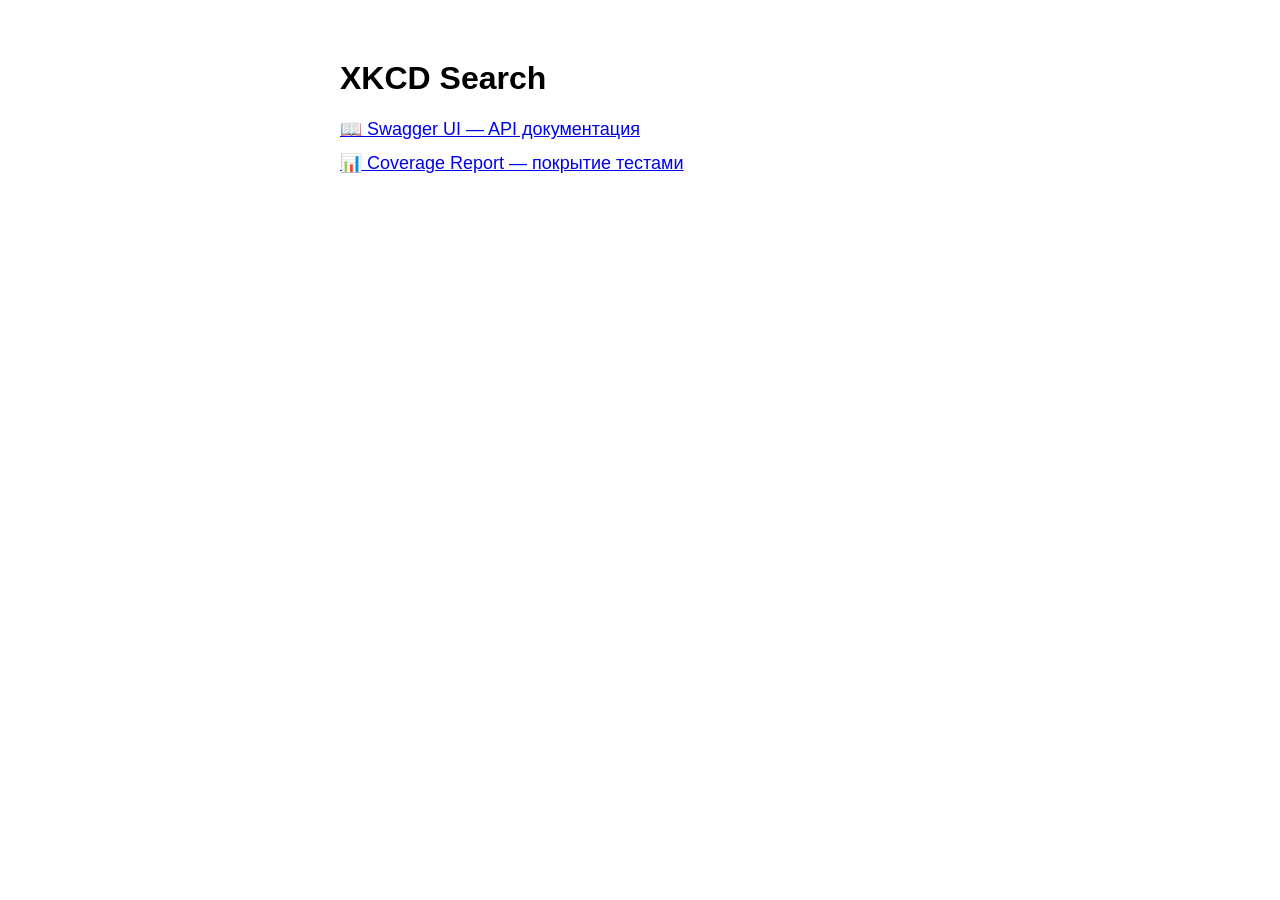
<file: index.html>
<!DOCTYPE html>
<html lang="en">
<head>
  <meta charset="UTF-8">
  <title>XKCD Search</title>
  <style>
    body { font-family: sans-serif; max-width: 600px; margin: 60px auto; }
    a { display: block; margin: 12px 0; font-size: 18px; }
  </style>
</head>
<body>
  <h1>XKCD Search</h1>
  <a href="swagger/">📖 Swagger UI — API документация</a>
  <a href="coverage/cover.html">📊 Coverage Report — покрытие тестами</a>
</body>
</html>
</file>
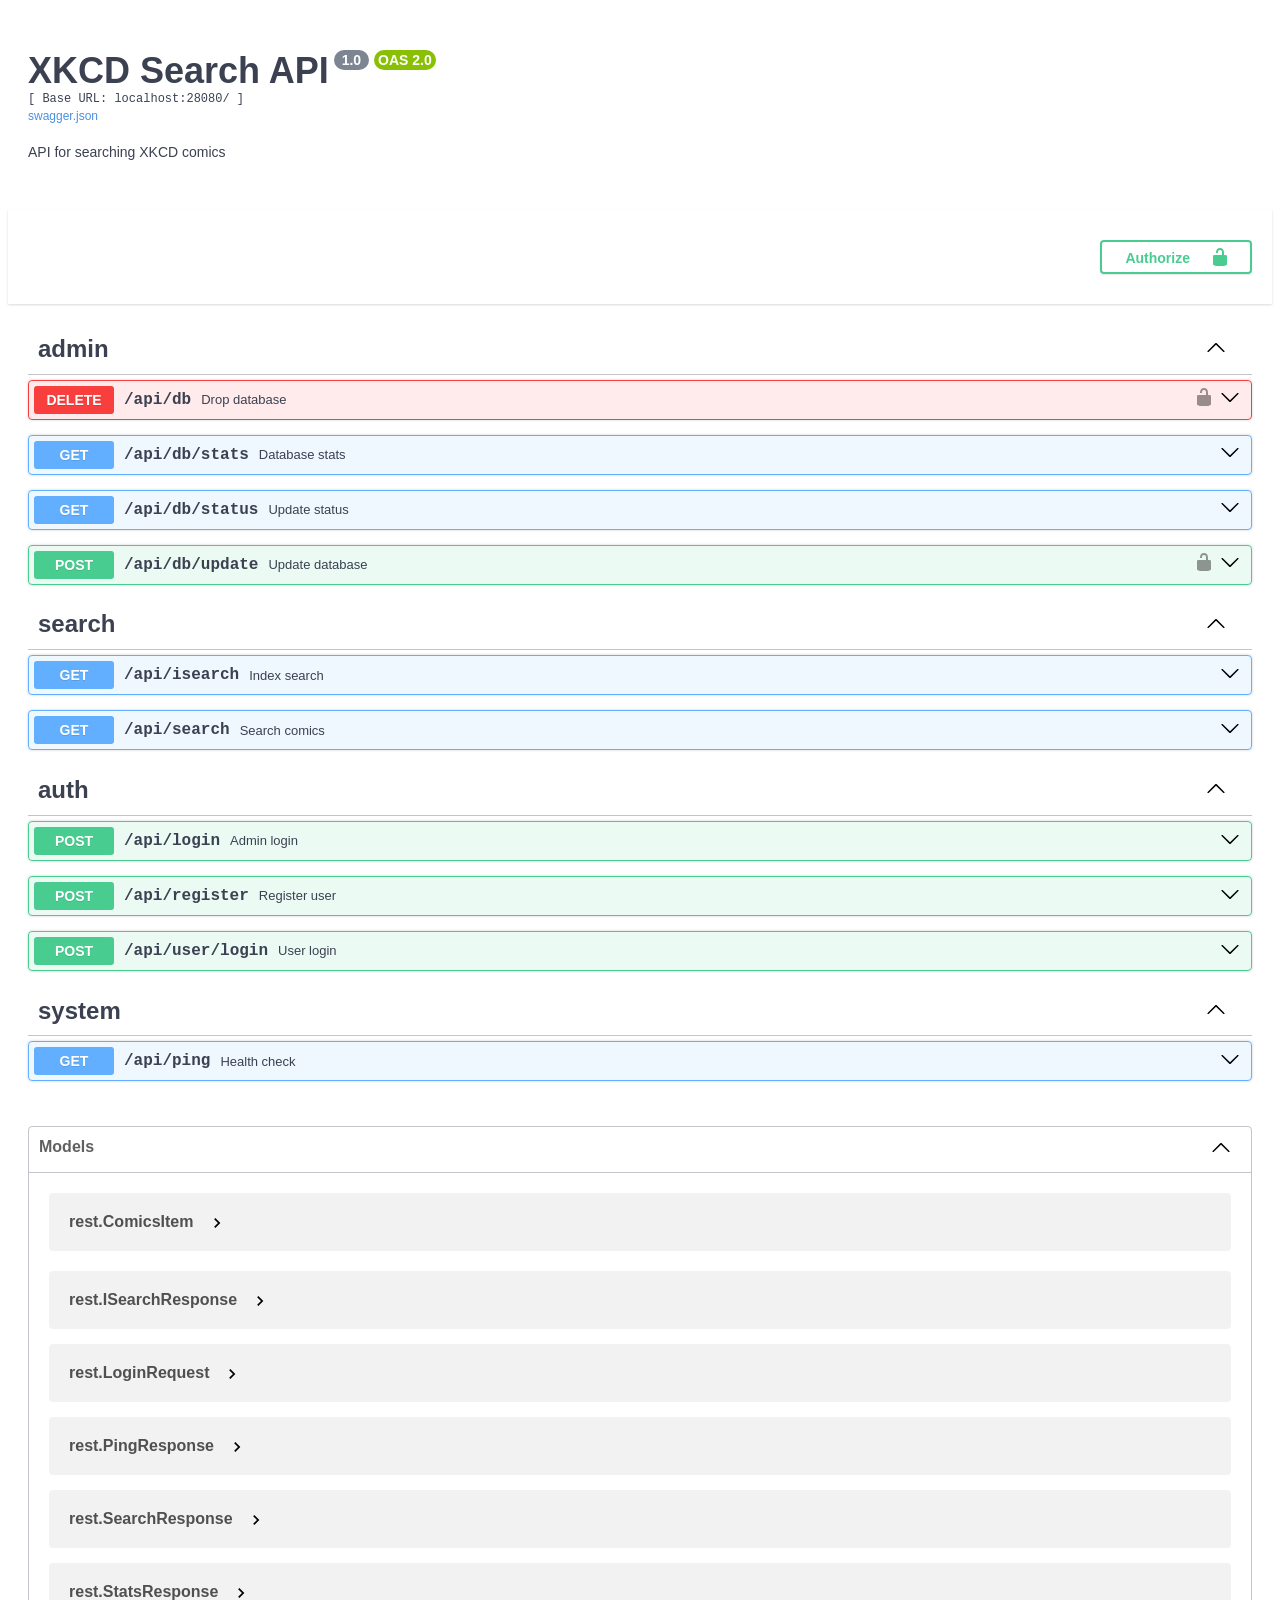
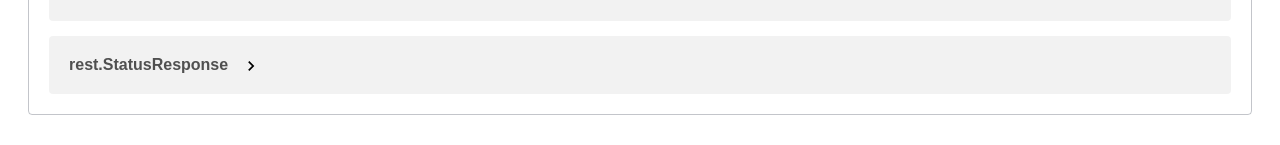
<file: swagger/index.html>
<!DOCTYPE html>
<html lang="en">
<head>
  <meta charset="UTF-8">
  <title>XKCD Search API</title>
  <link rel="stylesheet" href="swagger-ui.css">
</head>
<body>
<div id="swagger-ui"></div>
<script src="swagger-ui-bundle.js"></script>
<script>
  SwaggerUIBundle({ url: "swagger.json", dom_id: "#swagger-ui", presets: [SwaggerUIBundle.presets.apis], defaultModelsExpandDepth: 3, docExpansion: "list" })
</script>
</body>
</html>
</file>
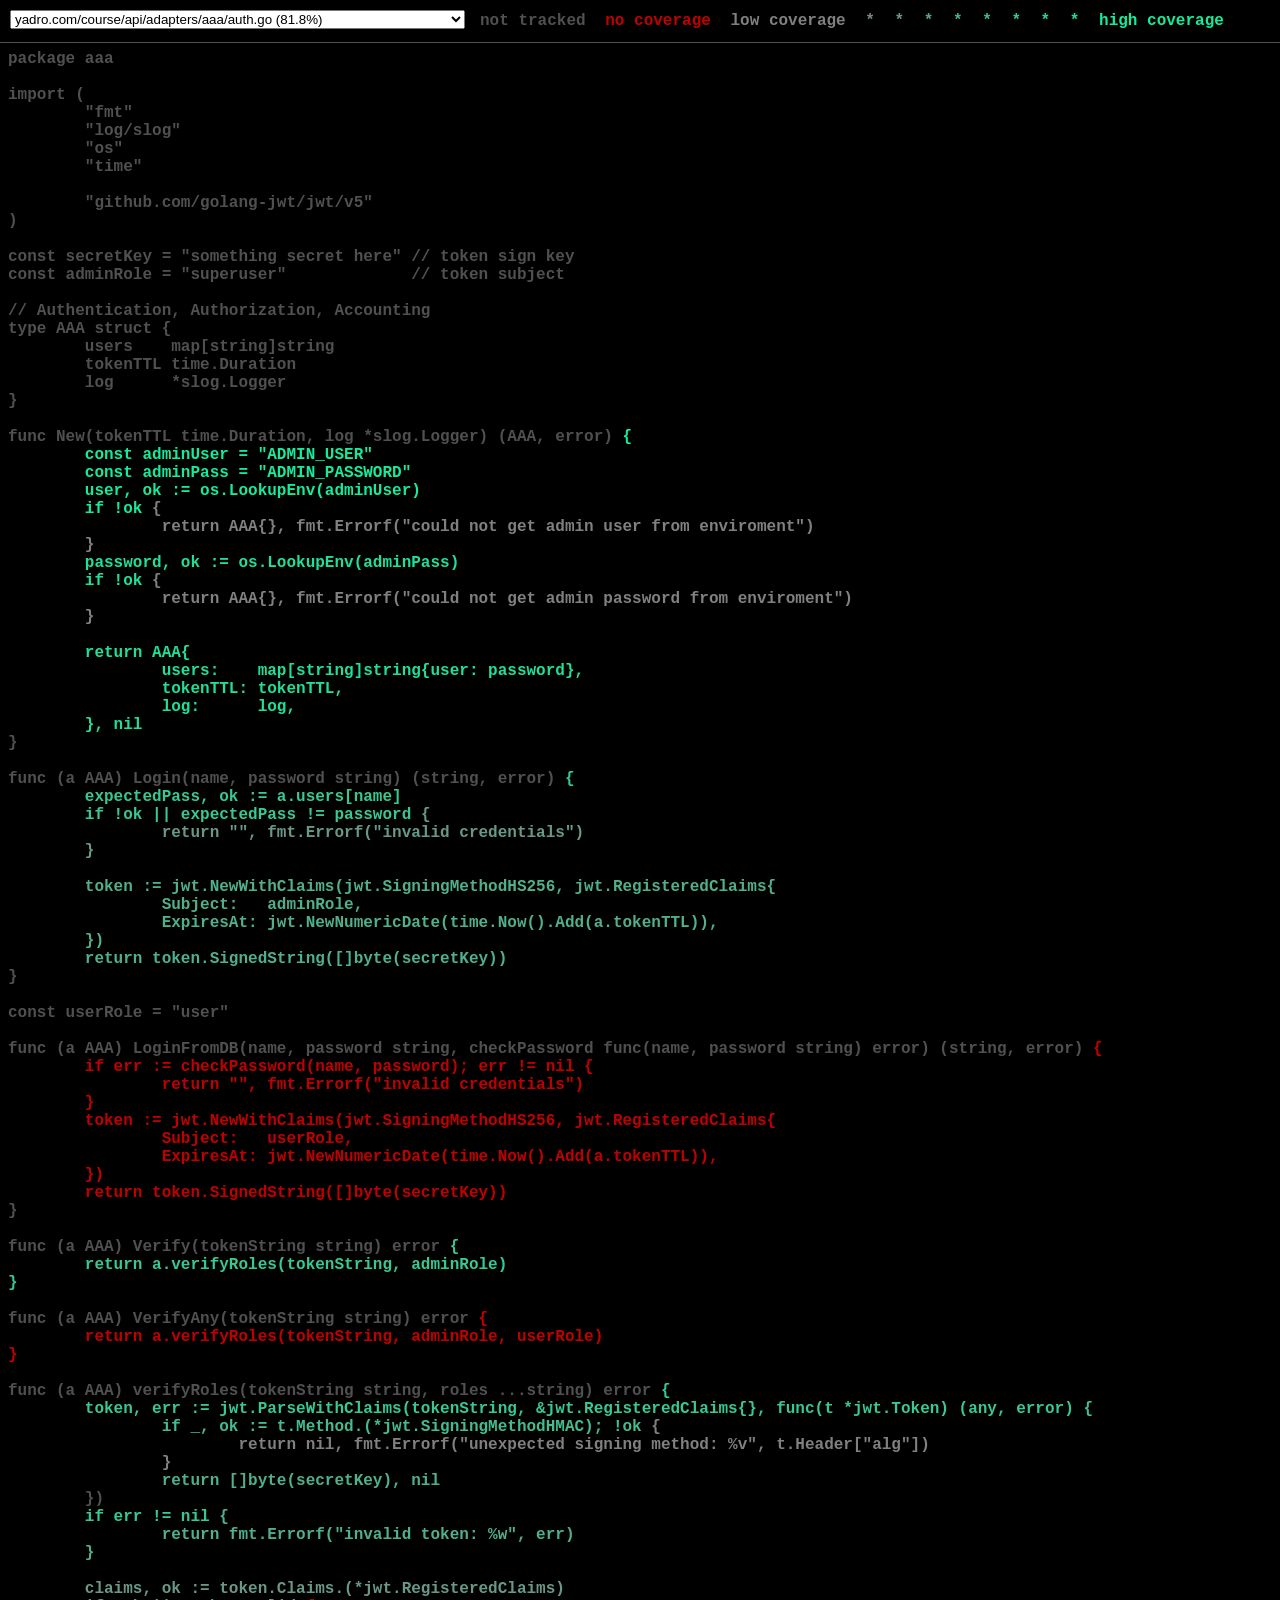
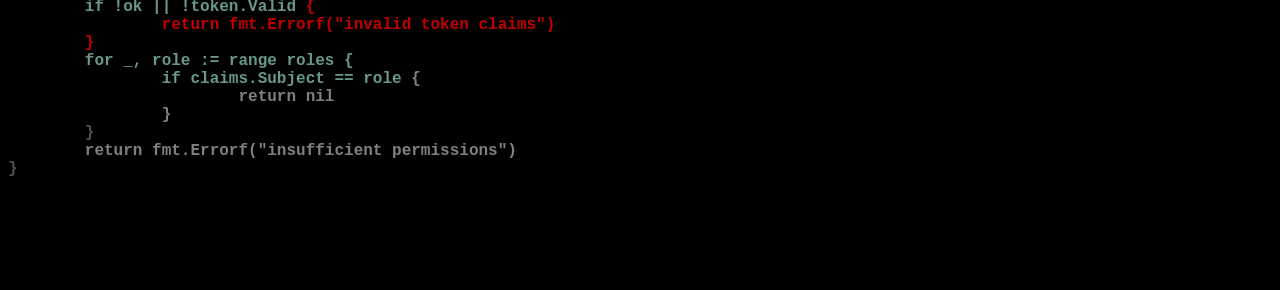
<file: cover.html>
<!DOCTYPE html>
<html>
	<head>
		<meta http-equiv="Content-Type" content="text/html; charset=utf-8">
		<title>aaa: Go Coverage Report</title>
		<style>
			body {
				background: black;
				color: rgb(80, 80, 80);
			}
			body, pre, #legend span {
				font-family: Menlo, monospace;
				font-weight: bold;
			}
			#topbar {
				background: black;
				position: fixed;
				top: 0; left: 0; right: 0;
				height: 42px;
				border-bottom: 1px solid rgb(80, 80, 80);
			}
			#content {
				margin-top: 50px;
			}
			#nav, #legend {
				float: left;
				margin-left: 10px;
			}
			#legend {
				margin-top: 12px;
			}
			#nav {
				margin-top: 10px;
			}
			#legend span {
				margin: 0 5px;
			}
			.cov0 { color: rgb(192, 0, 0) }
.cov1 { color: rgb(128, 128, 128) }
.cov2 { color: rgb(116, 140, 131) }
.cov3 { color: rgb(104, 152, 134) }
.cov4 { color: rgb(92, 164, 137) }
.cov5 { color: rgb(80, 176, 140) }
.cov6 { color: rgb(68, 188, 143) }
.cov7 { color: rgb(56, 200, 146) }
.cov8 { color: rgb(44, 212, 149) }
.cov9 { color: rgb(32, 224, 152) }
.cov10 { color: rgb(20, 236, 155) }

		</style>
	</head>
	<body>
		<div id="topbar">
			<div id="nav">
				<select id="files">
				
				<option value="file0">yadro.com/course/api/adapters/aaa/auth.go (81.8%)</option>
				
				<option value="file1">yadro.com/course/api/adapters/db/db.go (0.0%)</option>
				
				<option value="file2">yadro.com/course/api/adapters/rest/api.go (60.8%)</option>
				
				<option value="file3">yadro.com/course/api/adapters/rest/middleware/auth.go (100.0%)</option>
				
				<option value="file4">yadro.com/course/api/adapters/rest/middleware/concurrency.go (100.0%)</option>
				
				<option value="file5">yadro.com/course/api/adapters/rest/middleware/metric.go (100.0%)</option>
				
				<option value="file6">yadro.com/course/api/adapters/rest/middleware/rate.go (66.7%)</option>
				
				<option value="file7">yadro.com/course/api/adapters/search/search.go (95.2%)</option>
				
				<option value="file8">yadro.com/course/api/adapters/update/update.go (84.6%)</option>
				
				<option value="file9">yadro.com/course/api/adapters/words/words.go (63.6%)</option>
				
				<option value="file10">yadro.com/course/api/config/config.go (75.0%)</option>
				
				<option value="file11">yadro.com/course/frontend/config/config.go (0.0%)</option>
				
				<option value="file12">yadro.com/course/frontend/handlers/handlers.go (69.9%)</option>
				
				<option value="file13">yadro.com/course/frontend/main.go (0.0%)</option>
				
				<option value="file14">yadro.com/course/search/adapters/broker/broker.go (0.0%)</option>
				
				<option value="file15">yadro.com/course/search/adapters/db/storage.go (0.0%)</option>
				
				<option value="file16">yadro.com/course/search/adapters/grpc/server.go (100.0%)</option>
				
				<option value="file17">yadro.com/course/search/adapters/initiator/initiator.go (100.0%)</option>
				
				<option value="file18">yadro.com/course/search/adapters/words/words.go (55.6%)</option>
				
				<option value="file19">yadro.com/course/search/config/config.go (66.7%)</option>
				
				<option value="file20">yadro.com/course/search/core/service.go (100.0%)</option>
				
				<option value="file21">yadro.com/course/update/adapters/broker/broker.go (0.0%)</option>
				
				<option value="file22">yadro.com/course/update/adapters/db/migrations.go (0.0%)</option>
				
				<option value="file23">yadro.com/course/update/adapters/db/storage.go (0.0%)</option>
				
				<option value="file24">yadro.com/course/update/adapters/grpc/server.go (95.5%)</option>
				
				<option value="file25">yadro.com/course/update/adapters/words/words.go (63.6%)</option>
				
				<option value="file26">yadro.com/course/update/adapters/xkcd/xkcd.go (78.4%)</option>
				
				<option value="file27">yadro.com/course/update/config/config.go (80.0%)</option>
				
				<option value="file28">yadro.com/course/update/core/service.go (79.7%)</option>
				
				<option value="file29">yadro.com/course/words/words/words.go (100.0%)</option>
				
				</select>
			</div>
			<div id="legend">
				<span>not tracked</span>
			
				<span class="cov0">no coverage</span>
				<span class="cov1">low coverage</span>
				<span class="cov2">*</span>
				<span class="cov3">*</span>
				<span class="cov4">*</span>
				<span class="cov5">*</span>
				<span class="cov6">*</span>
				<span class="cov7">*</span>
				<span class="cov8">*</span>
				<span class="cov9">*</span>
				<span class="cov10">high coverage</span>
			
			</div>
		</div>
		<div id="content">
		
		<pre class="file" id="file0" style="display: none">package aaa

import (
        "fmt"
        "log/slog"
        "os"
        "time"

        "github.com/golang-jwt/jwt/v5"
)

const secretKey = "something secret here" // token sign key
const adminRole = "superuser"             // token subject

// Authentication, Authorization, Accounting
type AAA struct {
        users    map[string]string
        tokenTTL time.Duration
        log      *slog.Logger
}

func New(tokenTTL time.Duration, log *slog.Logger) (AAA, error) <span class="cov10" title="10">{
        const adminUser = "ADMIN_USER"
        const adminPass = "ADMIN_PASSWORD"
        user, ok := os.LookupEnv(adminUser)
        if !ok </span><span class="cov1" title="1">{
                return AAA{}, fmt.Errorf("could not get admin user from enviroment")
        }</span>
        <span class="cov9" title="9">password, ok := os.LookupEnv(adminPass)
        if !ok </span><span class="cov1" title="1">{
                return AAA{}, fmt.Errorf("could not get admin password from enviroment")
        }</span>

        <span class="cov9" title="8">return AAA{
                users:    map[string]string{user: password},
                tokenTTL: tokenTTL,
                log:      log,
        }, nil</span>
}

func (a AAA) Login(name, password string) (string, error) <span class="cov7" title="5">{
        expectedPass, ok := a.users[name]
        if !ok || expectedPass != password </span><span class="cov3" title="2">{
                return "", fmt.Errorf("invalid credentials")
        }</span>

        <span class="cov5" title="3">token := jwt.NewWithClaims(jwt.SigningMethodHS256, jwt.RegisteredClaims{
                Subject:   adminRole,
                ExpiresAt: jwt.NewNumericDate(time.Now().Add(a.tokenTTL)),
        })
        return token.SignedString([]byte(secretKey))</span>
}

const userRole = "user"

func (a AAA) LoginFromDB(name, password string, checkPassword func(name, password string) error) (string, error) <span class="cov0" title="0">{
        if err := checkPassword(name, password); err != nil </span><span class="cov0" title="0">{
                return "", fmt.Errorf("invalid credentials")
        }</span>
        <span class="cov0" title="0">token := jwt.NewWithClaims(jwt.SigningMethodHS256, jwt.RegisteredClaims{
                Subject:   userRole,
                ExpiresAt: jwt.NewNumericDate(time.Now().Add(a.tokenTTL)),
        })
        return token.SignedString([]byte(secretKey))</span>
}

func (a AAA) Verify(tokenString string) error <span class="cov7" title="5">{
        return a.verifyRoles(tokenString, adminRole)
}</span>

func (a AAA) VerifyAny(tokenString string) error <span class="cov0" title="0">{
        return a.verifyRoles(tokenString, adminRole, userRole)
}</span>

func (a AAA) verifyRoles(tokenString string, roles ...string) error <span class="cov7" title="5">{
        token, err := jwt.ParseWithClaims(tokenString, &amp;jwt.RegisteredClaims{}, func(t *jwt.Token) (any, error) </span><span class="cov6" title="4">{
                if _, ok := t.Method.(*jwt.SigningMethodHMAC); !ok </span><span class="cov1" title="1">{
                        return nil, fmt.Errorf("unexpected signing method: %v", t.Header["alg"])
                }</span>
                <span class="cov5" title="3">return []byte(secretKey), nil</span>
        })
        <span class="cov7" title="5">if err != nil </span><span class="cov5" title="3">{
                return fmt.Errorf("invalid token: %w", err)
        }</span>

        <span class="cov3" title="2">claims, ok := token.Claims.(*jwt.RegisteredClaims)
        if !ok || !token.Valid </span><span class="cov0" title="0">{
                return fmt.Errorf("invalid token claims")
        }</span>
        <span class="cov3" title="2">for _, role := range roles </span><span class="cov3" title="2">{
                if claims.Subject == role </span><span class="cov1" title="1">{
                        return nil
                }</span>
        }
        <span class="cov1" title="1">return fmt.Errorf("insufficient permissions")</span>
}
</pre>
		
		<pre class="file" id="file1" style="display: none">package db

import (
        "context"
        "embed"
        "fmt"
        "log/slog"

        "github.com/golang-migrate/migrate/v4"
        "github.com/golang-migrate/migrate/v4/database/pgx"
        "github.com/golang-migrate/migrate/v4/source/iofs"
        _ "github.com/jackc/pgx/v5/stdlib"
        "github.com/jmoiron/sqlx"
        "golang.org/x/crypto/bcrypt"
)

//go:embed migrations/*.sql
var migrationFiles embed.FS

type DB struct {
        log  *slog.Logger
        conn *sqlx.DB
}

func New(log *slog.Logger, address string) (*DB, error) <span class="cov0" title="0">{
        conn, err := sqlx.Connect("pgx", address)
        if err != nil </span><span class="cov0" title="0">{
                log.Error("connection problem", "address", address, "error", err)
                return nil, err
        }</span>
        <span class="cov0" title="0">return &amp;DB{log: log, conn: conn}, nil</span>
}

func (db *DB) Migrate() error <span class="cov0" title="0">{
        db.log.Debug("running migration")
        files, err := iofs.New(migrationFiles, "migrations")
        if err != nil </span><span class="cov0" title="0">{
                return err
        }</span>
        <span class="cov0" title="0">driver, err := pgx.WithInstance(db.conn.DB, &amp;pgx.Config{MigrationsTable: "api_schema_migrations"})
        if err != nil </span><span class="cov0" title="0">{
                return err
        }</span>
        <span class="cov0" title="0">m, err := migrate.NewWithInstance("iofs", files, "pgx", driver)
        if err != nil </span><span class="cov0" title="0">{
                return err
        }</span>
        <span class="cov0" title="0">if err := m.Up(); err != nil &amp;&amp; err != migrate.ErrNoChange </span><span class="cov0" title="0">{
                db.log.Error("migration failed", "error", err)
                return err
        }</span>
        <span class="cov0" title="0">db.log.Debug("migration finished")
        return nil</span>
}

func (db *DB) CreateUser(ctx context.Context, username, password string) error <span class="cov0" title="0">{
        hash, err := bcrypt.GenerateFromPassword([]byte(password), bcrypt.DefaultCost)
        if err != nil </span><span class="cov0" title="0">{
                return fmt.Errorf("hash password: %w", err)
        }</span>
        <span class="cov0" title="0">_, err = db.conn.ExecContext(ctx,
                `INSERT INTO users (username, password) VALUES ($1, $2)`,
                username, string(hash),
        )
        if err != nil </span><span class="cov0" title="0">{
                return fmt.Errorf("create user: %w", err)
        }</span>
        <span class="cov0" title="0">return nil</span>
}

func (db *DB) CheckPassword(ctx context.Context, username, password string) error <span class="cov0" title="0">{
        var hash string
        err := db.conn.QueryRowContext(ctx,
                `SELECT password FROM users WHERE username = $1`,
                username,
        ).Scan(&amp;hash)
        if err != nil </span><span class="cov0" title="0">{
                return fmt.Errorf("user not found: %w", err)
        }</span>
        <span class="cov0" title="0">if err := bcrypt.CompareHashAndPassword([]byte(hash), []byte(password)); err != nil </span><span class="cov0" title="0">{
                return fmt.Errorf("invalid password")
        }</span>
        <span class="cov0" title="0">return nil</span>
}
</pre>
		
		<pre class="file" id="file2" style="display: none">package rest

import (
        "encoding/json"
        "errors"
        "log/slog"
        "net/http"
        "strconv"
        "context"

        "github.com/VictoriaMetrics/metrics"
        "yadro.com/course/api/core"
)

func NewMetricsHandler() http.HandlerFunc <span class="cov0" title="0">{
        return func(w http.ResponseWriter, r *http.Request) </span><span class="cov0" title="0">{
                metrics.WritePrometheus(w, true)
        }</span>
}

func NewPingHandler(log *slog.Logger, pingers map[string]core.Pinger) http.HandlerFunc <span class="cov4" title="2">{
        return func(w http.ResponseWriter, r *http.Request) </span><span class="cov4" title="2">{
                replies := make(map[string]string)
                for name, pinger := range pingers </span><span class="cov6" title="3">{
                        if err := pinger.Ping(r.Context()); err != nil </span><span class="cov1" title="1">{
                                replies[name] = "error: " + err.Error()
                        }</span> else<span class="cov4" title="2"> {
                                replies[name] = "ok"
                        }</span>
                }
                <span class="cov4" title="2">writeJSON(w, map[string]any{"replies": replies})</span>
        }
}

type Authenticator interface {
        Login(user, password string) (string, error)
        LoginFromDB(name, password string, checkPassword func(name, password string) error) (string, error)
}

type UserChecker interface {
        CheckPassword(ctx context.Context, username, password string) error
}

type UserRegistrar interface {
        CreateUser(ctx context.Context, username, password string) error
}

func NewRegisterHandler(log *slog.Logger, storage UserRegistrar) http.HandlerFunc <span class="cov0" title="0">{
        return func(w http.ResponseWriter, r *http.Request) </span><span class="cov0" title="0">{
                var req struct {
                        Name     string `json:"name"`
                        Password string `json:"password"`
                }
                if err := json.NewDecoder(r.Body).Decode(&amp;req); err != nil </span><span class="cov0" title="0">{
                        http.Error(w, "invalid request body", http.StatusBadRequest)
                        return
                }</span>
                <span class="cov0" title="0">if req.Name == "" || req.Password == "" </span><span class="cov0" title="0">{
                        http.Error(w, "name and password are required", http.StatusBadRequest)
                        return
                }</span>
                <span class="cov0" title="0">if err := storage.CreateUser(r.Context(), req.Name, req.Password); err != nil </span><span class="cov0" title="0">{
                        log.Error("register failed", "error", err)
                        http.Error(w, "user already exists or internal error", http.StatusConflict)
                        return
                }</span>
                <span class="cov0" title="0">w.WriteHeader(http.StatusCreated)</span>
        }
}

func NewUserLoginHandler(log *slog.Logger, auth Authenticator, checker UserChecker) http.HandlerFunc <span class="cov0" title="0">{
        return func(w http.ResponseWriter, r *http.Request) </span><span class="cov0" title="0">{
                var req struct {
                        Name     string `json:"name"`
                        Password string `json:"password"`
                }
                if err := json.NewDecoder(r.Body).Decode(&amp;req); err != nil </span><span class="cov0" title="0">{
                        http.Error(w, "invalid request body", http.StatusBadRequest)
                        return
                }</span>
                <span class="cov0" title="0">token, err := auth.LoginFromDB(req.Name, req.Password, func(name, password string) error </span><span class="cov0" title="0">{
                        return checker.CheckPassword(r.Context(), name, password)
                }</span>)
                <span class="cov0" title="0">if err != nil </span><span class="cov0" title="0">{
                        log.Error("user login failed", "error", err)
                        http.Error(w, "unauthorized", http.StatusUnauthorized)
                        return
                }</span>
                <span class="cov0" title="0">w.Header().Set("Content-Type", "text/plain")
                if _, err := w.Write([]byte(token)); err != nil </span><span class="cov0" title="0">{
                        log.Error("failed to write token", "error", err)
                }</span>
        }
}

func NewLoginHandler(log *slog.Logger, auth Authenticator) http.HandlerFunc <span class="cov6" title="3">{
        return func(w http.ResponseWriter, r *http.Request) </span><span class="cov6" title="3">{
                var req struct {
                        Name     string `json:"name"`
                        Password string `json:"password"`
                }
                if err := json.NewDecoder(r.Body).Decode(&amp;req); err != nil </span><span class="cov1" title="1">{
                        http.Error(w, "invalid request body", http.StatusBadRequest)
                        return
                }</span>
                <span class="cov4" title="2">token, err := auth.Login(req.Name, req.Password)
                if err != nil </span><span class="cov1" title="1">{
                        log.Error("login failed", "error", err)
                        http.Error(w, "unauthorized", http.StatusUnauthorized)
                        return
                }</span>
                <span class="cov1" title="1">w.Header().Set("Content-Type", "text/plain")
                if _, err := w.Write([]byte(token)); err != nil </span><span class="cov0" title="0">{
                        log.Error("failed to write token", "error", err)
                }</span>
        }
}

func NewUpdateHandler(log *slog.Logger, updater core.Updater) http.HandlerFunc <span class="cov6" title="3">{
        return func(w http.ResponseWriter, r *http.Request) </span><span class="cov6" title="3">{
                err := updater.Update(r.Context())
                if errors.Is(err, core.ErrAlreadyExists) </span><span class="cov1" title="1">{
                        w.WriteHeader(http.StatusAccepted)
                        return
                }</span>
                <span class="cov4" title="2">if err != nil </span><span class="cov1" title="1">{
                        log.Error("update failed", "error", err)
                        http.Error(w, err.Error(), http.StatusInternalServerError)
                        return
                }</span>
                <span class="cov1" title="1">w.WriteHeader(http.StatusOK)</span>
        }
}

func NewUpdateStatsHandler(log *slog.Logger, updater core.Updater) http.HandlerFunc <span class="cov1" title="1">{
        return func(w http.ResponseWriter, r *http.Request) </span><span class="cov1" title="1">{
                stats, err := updater.Stats(r.Context())
                if err != nil </span><span class="cov0" title="0">{
                        log.Error("stats failed", "error", err)
                        http.Error(w, err.Error(), http.StatusInternalServerError)
                        return
                }</span>
                <span class="cov1" title="1">writeJSON(w, map[string]int{
                        "words_total":    stats.WordsTotal,
                        "words_unique":   stats.WordsUnique,
                        "comics_fetched": stats.ComicsFetched,
                        "comics_total":   stats.ComicsTotal,
                })</span>
        }
}

func NewUpdateStatusHandler(log *slog.Logger, updater core.Updater) http.HandlerFunc <span class="cov1" title="1">{
        return func(w http.ResponseWriter, r *http.Request) </span><span class="cov1" title="1">{
                status, err := updater.Status(r.Context())
                if err != nil </span><span class="cov0" title="0">{
                        log.Error("status failed", "error", err)
                        http.Error(w, err.Error(), http.StatusInternalServerError)
                        return
                }</span>
                <span class="cov1" title="1">writeJSON(w, map[string]string{"status": string(status)})</span>
        }
}

func NewDropHandler(log *slog.Logger, updater core.Updater) http.HandlerFunc <span class="cov1" title="1">{
        return func(w http.ResponseWriter, r *http.Request) </span><span class="cov1" title="1">{
                if err := updater.Drop(r.Context()); err != nil </span><span class="cov0" title="0">{
                        log.Error("drop failed", "error", err)
                        http.Error(w, err.Error(), http.StatusInternalServerError)
                        return
                }</span>
                <span class="cov1" title="1">w.WriteHeader(http.StatusOK)</span>
        }
}

func NewSearchHandler(log *slog.Logger, searcher core.Searcher) http.HandlerFunc <span class="cov6" title="3">{
        return func(w http.ResponseWriter, r *http.Request) </span><span class="cov6" title="3">{
                phrase := r.URL.Query().Get("phrase")
                if phrase == "" </span><span class="cov1" title="1">{
                        http.Error(w, "phrase is required", http.StatusBadRequest)
                        return
                }</span>

                <span class="cov4" title="2">limitStr := r.URL.Query().Get("limit")
                limit := 10
                if limitStr != "" </span><span class="cov1" title="1">{
                        var err error
                        limit, err = strconv.Atoi(limitStr)
                        if err != nil || limit &lt; 0 </span><span class="cov1" title="1">{
                                http.Error(w, "invalid limit", http.StatusBadRequest)
                                return
                        }</span>
                }

                <span class="cov1" title="1">comics, err := searcher.Search(r.Context(), phrase, limit)
                if err != nil </span><span class="cov0" title="0">{
                        log.Error("search failed", "error", err)
                        http.Error(w, err.Error(), http.StatusInternalServerError)
                        return
                }</span>

                <span class="cov1" title="1">type comicsItem struct {
                        ID  int    `json:"id"`
                        URL string `json:"url"`
                }
                items := make([]comicsItem, 0, len(comics))
                for _, c := range comics </span><span class="cov1" title="1">{
                        items = append(items, comicsItem{ID: c.ID, URL: c.URL})
                }</span>
                <span class="cov1" title="1">writeJSON(w, map[string]any{
                        "comics": items,
                        "total":  len(items),
                })</span>
        }
}

func NewSearchIndexHandler(log *slog.Logger, searcher core.Searcher) http.HandlerFunc <span class="cov4" title="2">{
        return func(w http.ResponseWriter, r *http.Request) </span><span class="cov4" title="2">{
                phrase := r.URL.Query().Get("phrase")
                if phrase == "" </span><span class="cov1" title="1">{
                        http.Error(w, "phrase is required", http.StatusBadRequest)
                        return
                }</span>

                <span class="cov1" title="1">limitStr := r.URL.Query().Get("limit")
                limit := 10
                if limitStr != "" </span><span class="cov0" title="0">{
                        var err error
                        limit, err = strconv.Atoi(limitStr)
                        if err != nil || limit &lt; 0 </span><span class="cov0" title="0">{
                                http.Error(w, "invalid limit", http.StatusBadRequest)
                                return
                        }</span>
                }

                <span class="cov1" title="1">comics, err := searcher.SearchIndex(r.Context(), phrase, limit)
                if err != nil </span><span class="cov0" title="0">{
                        log.Error("isearch failed", "error", err)
                        http.Error(w, err.Error(), http.StatusInternalServerError)
                        return
                }</span>

                <span class="cov1" title="1">type comicsItem struct {
                        ID  int    `json:"id"`
                        URL string `json:"url"`
                }
                items := make([]comicsItem, 0, len(comics))
                for _, c := range comics </span><span class="cov1" title="1">{
                        items = append(items, comicsItem{ID: c.ID, URL: c.URL})
                }</span>
                <span class="cov1" title="1">writeJSON(w, map[string]any{
                        "comics": items,
                        "total":  len(items),
                })</span>
        }
}

func writeJSON(w http.ResponseWriter, v any) <span class="cov10" title="6">{
        w.Header().Set("Content-Type", "application/json")
        enc := json.NewEncoder(w)
        enc.SetIndent("", "  ")
        if err := enc.Encode(v); err != nil </span><span class="cov0" title="0">{
                http.Error(w, "internal server error", http.StatusInternalServerError)
        }</span>
}
</pre>
		
		<pre class="file" id="file3" style="display: none">package middleware

import (
        "net/http"
        "strings"
)

type TokenVerifier interface {
        Verify(token string) error
}

func Auth(next http.HandlerFunc, verifier TokenVerifier) http.HandlerFunc <span class="cov10" title="4">{
        return func(w http.ResponseWriter, r *http.Request) </span><span class="cov10" title="4">{
                auth := r.Header.Get("Authorization")
                token := strings.TrimPrefix(auth, "Token ")
                if token == "" || token == auth </span><span class="cov5" title="2">{
                        http.Error(w, "unauthorized", http.StatusUnauthorized)
                        return
                }</span>
                <span class="cov5" title="2">if err := verifier.Verify(token); err != nil </span><span class="cov1" title="1">{
                        http.Error(w, "unauthorized", http.StatusUnauthorized)
                        return
                }</span>
                <span class="cov1" title="1">next(w, r)</span>
        }
}
</pre>
		
		<pre class="file" id="file4" style="display: none">package middleware

import (
        "net/http"
)

func Concurrency(next http.HandlerFunc, limit int) http.HandlerFunc <span class="cov4" title="2">{
        sem := make(chan struct{}, limit)
        return func(w http.ResponseWriter, r *http.Request) </span><span class="cov10" title="6">{
                select </span>{
                case sem &lt;- struct{}{}:<span class="cov7" title="4">
                        defer func() </span><span class="cov7" title="4">{ &lt;-sem }</span>()
                        <span class="cov7" title="4">next(w, r)</span>
                default:<span class="cov4" title="2">
                        http.Error(w, "service unavailable", http.StatusServiceUnavailable)</span>
                }
        }
}
</pre>
		
		<pre class="file" id="file5" style="display: none">package middleware

import (
        "fmt"
        "net/http"
        "time"

        "github.com/VictoriaMetrics/metrics"
)

type responseWriter struct {
        http.ResponseWriter
        code int
}

func (rw *responseWriter) WriteHeader(statusCode int) <span class="cov1" title="1">{
        rw.code = statusCode
        rw.ResponseWriter.WriteHeader(statusCode)
}</span>

func WithMetrics(next http.Handler) http.Handler <span class="cov10" title="2">{
        return http.HandlerFunc(func(w http.ResponseWriter, r *http.Request) </span><span class="cov10" title="2">{
                rw := &amp;responseWriter{ResponseWriter: w, code: http.StatusOK}
                start := time.Now()
                next.ServeHTTP(rw, r)
                duration := time.Since(start).Seconds()

                pattern := r.Pattern
                if pattern == "" </span><span class="cov10" title="2">{
                        pattern = r.URL.Path
                }</span>
                <span class="cov10" title="2">label := fmt.Sprintf(`http_request_duration_seconds{status=%q, url=%q}`, fmt.Sprint(rw.code), pattern)
                metrics.GetOrCreateHistogram(label).Update(duration)</span>
        })
}
</pre>
		
		<pre class="file" id="file6" style="display: none">package middleware

import (
        "net/http"

        "golang.org/x/time/rate"
)

func Rate(next http.HandlerFunc, rps int) http.HandlerFunc <span class="cov10" title="2">{
        limiter := rate.NewLimiter(rate.Limit(rps), 1)
        return func(w http.ResponseWriter, r *http.Request) </span><span class="cov10" title="2">{
                if err := limiter.Wait(r.Context()); err != nil </span><span class="cov0" title="0">{
                        http.Error(w, "service unavailable", http.StatusServiceUnavailable)
                        return
                }</span>
                <span class="cov10" title="2">next(w, r)</span>
        }
}
</pre>
		
		<pre class="file" id="file7" style="display: none">package search

import (
        "context"
        "log/slog"

        "google.golang.org/grpc"
        "google.golang.org/grpc/credentials/insecure"
        "google.golang.org/protobuf/types/known/emptypb"
        "yadro.com/course/api/core"
        searchpb "yadro.com/course/proto/search"
)

type Client struct {
        log    *slog.Logger
        client searchpb.SearchClient
}

func NewClient(address string, log *slog.Logger) (*Client, error) <span class="cov4" title="2">{
        conn, err := grpc.NewClient(address, grpc.WithTransportCredentials(insecure.NewCredentials()))
        if err != nil </span><span class="cov0" title="0">{
                return nil, err
        }</span>
        <span class="cov4" title="2">return &amp;Client{
                client: searchpb.NewSearchClient(conn),
                log:    log,
        }, nil</span>
}

func NewClientWithGRPC(grpcClient searchpb.SearchClient, log *slog.Logger) (*Client, error) <span class="cov10" title="7">{
        return &amp;Client{client: grpcClient, log: log}, nil
}</span>

func (c *Client) Ping(ctx context.Context) error <span class="cov4" title="2">{
        _, err := c.client.Ping(ctx, &amp;emptypb.Empty{})
        return err
}</span>

func (c *Client) Search(ctx context.Context, phrase string, limit int) ([]core.Comics, error) <span class="cov6" title="3">{
        resp, err := c.client.Search(ctx, &amp;searchpb.SearchRequest{
                Phrase: phrase,
                Limit:  int64(limit),
        })
        if err != nil </span><span class="cov1" title="1">{
                return nil, err
        }</span>
        <span class="cov4" title="2">comics := make([]core.Comics, 0, len(resp.Comics))
        for _, c := range resp.Comics </span><span class="cov4" title="2">{
                comics = append(comics, core.Comics{ID: int(c.Id), URL: c.Url})
        }</span>
        <span class="cov4" title="2">return comics, nil</span>
}

func (c *Client) SearchIndex(ctx context.Context, phrase string, limit int) ([]core.Comics, error) <span class="cov4" title="2">{
        resp, err := c.client.ISearch(ctx, &amp;searchpb.SearchRequest{
                Phrase: phrase,
                Limit:  int64(limit),
        })
        if err != nil </span><span class="cov1" title="1">{
                return nil, err
        }</span>
        <span class="cov1" title="1">comics := make([]core.Comics, 0, len(resp.Comics))
        for _, c := range resp.Comics </span><span class="cov1" title="1">{
                comics = append(comics, core.Comics{ID: int(c.Id), URL: c.Url})
        }</span>
        <span class="cov1" title="1">return comics, nil</span>
}
</pre>
		
		<pre class="file" id="file8" style="display: none">package update

import (
        "context"
        "errors"
        "log/slog"

        "google.golang.org/grpc"
        "google.golang.org/grpc/codes"
        "google.golang.org/grpc/credentials/insecure"
        "google.golang.org/grpc/status"
        "google.golang.org/protobuf/types/known/emptypb"
        "yadro.com/course/api/core"
        updatepb "yadro.com/course/proto/update"
)

type Client struct {
        log    *slog.Logger
        client updatepb.UpdateClient
}

func NewClient(address string, log *slog.Logger) (*Client, error) <span class="cov0" title="0">{
        conn, err := grpc.NewClient(address, grpc.WithTransportCredentials(insecure.NewCredentials()))
        if err != nil </span><span class="cov0" title="0">{
                return nil, err
        }</span>
        <span class="cov0" title="0">return &amp;Client{
                client: updatepb.NewUpdateClient(conn),
                log:    log,
        }, nil</span>
}

func NewClientWithGRPC(grpcClient updatepb.UpdateClient, log *slog.Logger) *Client <span class="cov10" title="13">{
        return &amp;Client{client: grpcClient, log: log}
}</span>

func (c Client) Ping(ctx context.Context) error <span class="cov3" title="2">{
        _, err := c.client.Ping(ctx, &amp;emptypb.Empty{})
        return err
}</span>

func (c Client) Status(ctx context.Context) (core.UpdateStatus, error) <span class="cov5" title="4">{
        res, err := c.client.Status(ctx, &amp;emptypb.Empty{})
        if err != nil </span><span class="cov1" title="1">{
                return core.StatusUpdateUnknown, err
        }</span>
        <span class="cov4" title="3">switch res.Status </span>{
        case updatepb.Status_STATUS_IDLE:<span class="cov1" title="1">
                return core.StatusUpdateIdle, nil</span>
        case updatepb.Status_STATUS_RUNNING:<span class="cov1" title="1">
                return core.StatusUpdateRunning, nil</span>
        default:<span class="cov1" title="1">
                return core.StatusUpdateUnknown, errors.New("unknown status")</span>
        }
}

func (c Client) Stats(ctx context.Context) (core.UpdateStats, error) <span class="cov3" title="2">{
        res, err := c.client.Stats(ctx, &amp;emptypb.Empty{})
        if err != nil </span><span class="cov1" title="1">{
                return core.UpdateStats{}, err
        }</span>
        <span class="cov1" title="1">return core.UpdateStats{
                WordsTotal:    int(res.WordsTotal),
                WordsUnique:   int(res.WordsUnique),
                ComicsFetched: int(res.ComicsFetched),
                ComicsTotal:   int(res.ComicsTotal),
        }, nil</span>
}

func (c Client) Update(ctx context.Context) error <span class="cov4" title="3">{
        _, err := c.client.Update(ctx, &amp;emptypb.Empty{})
        if err != nil </span><span class="cov3" title="2">{
                if status.Code(err) == codes.Aborted </span><span class="cov1" title="1">{
                        return core.ErrAlreadyExists
                }</span>
                <span class="cov1" title="1">return err</span>
        }
        <span class="cov1" title="1">return nil</span>
}

func (c Client) Drop(ctx context.Context) error <span class="cov3" title="2">{
        _, err := c.client.Drop(ctx, &amp;emptypb.Empty{})
        return err
}</span>
</pre>
		
		<pre class="file" id="file9" style="display: none">package words

import (
        "context"
        "log/slog"

        "google.golang.org/grpc"
        "google.golang.org/grpc/credentials/insecure"
        "google.golang.org/protobuf/types/known/emptypb"
        wordspb "yadro.com/course/proto/words"
)

type Client struct {
        log    *slog.Logger
        client wordspb.WordsClient
}

func NewClient(address string, log *slog.Logger) (*Client, error) <span class="cov0" title="0">{
        conn, err := grpc.NewClient(address, grpc.WithTransportCredentials(insecure.NewCredentials()))
        if err != nil </span><span class="cov0" title="0">{
                return nil, err
        }</span>
        <span class="cov0" title="0">return &amp;Client{
                client: wordspb.NewWordsClient(conn),
                log:    log,
        }, nil</span>
}

func NewClientWithGRPC(grpcClient wordspb.WordsClient, log *slog.Logger) *Client <span class="cov10" title="5">{
        return &amp;Client{client: grpcClient, log: log}
}</span>

func (c Client) Norm(ctx context.Context, phrase string) ([]string, error) <span class="cov7" title="3">{
        resp, err := c.client.Norm(ctx, &amp;wordspb.WordsRequest{Phrase: phrase})
        if err != nil </span><span class="cov1" title="1">{
                return nil, err
        }</span>
        <span class="cov4" title="2">return resp.Words, nil</span>
}

func (c Client) Ping(ctx context.Context) error <span class="cov4" title="2">{
        _, err := c.client.Ping(ctx, &amp;emptypb.Empty{})
        return err
}</span>
</pre>
		
		<pre class="file" id="file10" style="display: none">package config

import (
        "log"
        "time"

        "github.com/ilyakaznacheev/cleanenv"
)

type HTTPConfig struct {
        Address string        `yaml:"address" env:"API_ADDRESS" env-default:"localhost:80"`
        Timeout time.Duration `yaml:"timeout" env:"API_TIMEOUT" env-default:"5s"`
}

type Config struct {
        LogLevel          string        `yaml:"log_level" env:"LOG_LEVEL" env-default:"DEBUG"`
        SearchConcurrency int           `yaml:"search_concurrency" env:"SEARCH_CONCURRENCY" env-default:"1"`
        SearchRate        int           `yaml:"search_rate" env:"SEARCH_RATE" env-default:"1"`
        HTTPConfig        HTTPConfig    `yaml:"api_server"`
        WordsAddress      string        `yaml:"words_address" env:"WORDS_ADDRESS" env-default:"words:81"`
        UpdateAddress     string        `yaml:"update_address" env:"UPDATE_ADDRESS" env-default:"update:82"`
        SearchAddress     string        `yaml:"search_address" env:"SEARCH_ADDRESS" env-default:"search:83"`
        TokenTTL          time.Duration `yaml:"token_ttl" env:"TOKEN_TTL" env-default:"24h"`
        DBAddress         string        `yaml:"db_address" env:"DB_ADDRESS" env-default:""`
}

func MustLoad(configPath string) Config <span class="cov10" title="2">{
        var cfg Config
        if err := cleanenv.ReadConfig(configPath, &amp;cfg); err != nil </span><span class="cov0" title="0">{
                log.Fatalf("cannot read config %q: %s", configPath, err)
        }</span>
        <span class="cov10" title="2">return cfg</span>
}
</pre>
		
		<pre class="file" id="file11" style="display: none">package config

import (
        "log"
        "time"

        "github.com/ilyakaznacheev/cleanenv"
)

type Config struct {
        LogLevel   string        `yaml:"log_level" env:"LOG_LEVEL" env-default:"DEBUG"`
        Address    string        `yaml:"address" env:"FRONTEND_ADDRESS" env-default:":8080"`
        Timeout    time.Duration `yaml:"timeout" env:"FRONTEND_TIMEOUT" env-default:"5s"`
        APIAddress string        `yaml:"api_address" env:"API_ADDRESS" env-default:"http://api:8080"`
}

func MustLoad(configPath string) Config <span class="cov0" title="0">{
        var cfg Config
        if err := cleanenv.ReadConfig(configPath, &amp;cfg); err != nil </span><span class="cov0" title="0">{
                log.Fatalf("cannot read config %q: %s", configPath, err)
        }</span>
        <span class="cov0" title="0">return cfg</span>
}
</pre>
		
		<pre class="file" id="file12" style="display: none">package handlers

import (
        "bytes"
        "encoding/json"
        "fmt"
        "html/template"
        "io"
        "log/slog"
        "net/http"
        "net/url"
        "strconv"
        "strings"
        "time"
)

type Handler struct {
        log        *slog.Logger
        apiAddress string
        templates  *template.Template
        httpClient *http.Client
}

func New(log *slog.Logger, apiAddress string, templates *template.Template) *Handler <span class="cov10" title="21">{
        return &amp;Handler{
                log:        log,
                apiAddress: apiAddress,
                templates:  templates,
                httpClient: &amp;http.Client{Timeout: 10 * time.Second},
        }
}</span>

func (h *Handler) SearchPage(w http.ResponseWriter, r *http.Request) <span class="cov5" title="5">{
        phrase := r.URL.Query().Get("phrase")
        limitStr := r.URL.Query().Get("limit")
        limit := 10
        if limitStr != "" </span><span class="cov3" title="2">{
                if v, err := strconv.Atoi(limitStr); err == nil &amp;&amp; v &gt; 0 </span><span class="cov1" title="1">{
                        limit = v
                }</span>
        }

        <span class="cov5" title="5">token := h.getUserToken(r)
        data := map[string]any{
                "Phrase":   phrase,
                "Limit":    limit,
                "LoggedIn": token != "",
        }

        if phrase != "" </span><span class="cov5" title="4">{
                if token == "" </span><span class="cov4" title="3">{
                        data["Error"] = "Please log in to search"
                }</span> else<span class="cov1" title="1"> {
                        comics, total, err := h.search(r, phrase, limit, token)
                        if err != nil </span><span class="cov1" title="1">{
                                data["Error"] = err.Error()
                        }</span> else<span class="cov0" title="0"> {
                                data["Comics"] = comics
                                data["Total"] = total
                        }</span>
                }
        }

        <span class="cov5" title="5">h.render(w, "search.html", data)</span>
}

func (h *Handler) AdminPage(w http.ResponseWriter, r *http.Request) <span class="cov4" title="3">{
        token := h.getToken(r)
        data := map[string]any{
                "LoggedIn": token != "",
        }

        if token != "" </span><span class="cov1" title="1">{
                stats, err := h.getStats(r, token)
                if err != nil </span><span class="cov0" title="0">{
                        data["StatsError"] = err.Error()
                }</span> else<span class="cov1" title="1"> {
                        data["Stats"] = stats
                }</span>
                <span class="cov1" title="1">status, err := h.getStatus(r, token)
                if err != nil </span><span class="cov0" title="0">{
                        data["StatusError"] = err.Error()
                }</span> else<span class="cov1" title="1"> {
                        data["Status"] = status
                }</span>
        }

        <span class="cov4" title="3">if msg := r.URL.Query().Get("msg"); msg != "" </span><span class="cov1" title="1">{
                data["Message"] = msg
        }</span>
        <span class="cov4" title="3">if errMsg := r.URL.Query().Get("err"); errMsg != "" </span><span class="cov1" title="1">{
                data["Error"] = errMsg
        }</span>

        <span class="cov4" title="3">h.render(w, "admin.html", data)</span>
}

func (h *Handler) Login(w http.ResponseWriter, r *http.Request) <span class="cov4" title="3">{
        if r.Method != http.MethodPost </span><span class="cov1" title="1">{
                http.Redirect(w, r, "/admin", http.StatusSeeOther)
                return
        }</span>
        <span class="cov3" title="2">name := r.FormValue("name")
        password := r.FormValue("password")

        token, err := h.login(name, password)
        if err != nil </span><span class="cov1" title="1">{
                http.Redirect(w, r, "/admin?err="+url.QueryEscape("Login failed: "+err.Error()), http.StatusSeeOther)
                return
        }</span>

        <span class="cov1" title="1">http.SetCookie(w, &amp;http.Cookie{
                Name:     "token",
                Value:    token,
                Path:     "/",
                HttpOnly: true,
        })
        http.Redirect(w, r, "/admin?msg="+url.QueryEscape("Logged in successfully"), http.StatusSeeOther)</span>
}

func (h *Handler) Logout(w http.ResponseWriter, r *http.Request) <span class="cov1" title="1">{
        http.SetCookie(w, &amp;http.Cookie{
                Name:    "token",
                Value:   "",
                Path:    "/",
                MaxAge:  -1,
                Expires: time.Unix(0, 0),
        })
        http.Redirect(w, r, "/admin", http.StatusSeeOther)
}</span>

func (h *Handler) Update(w http.ResponseWriter, r *http.Request) <span class="cov5" title="5">{
        if r.Method != http.MethodPost </span><span class="cov1" title="1">{
                http.Redirect(w, r, "/admin", http.StatusSeeOther)
                return
        }</span>
        <span class="cov5" title="4">token := h.getToken(r)
        if token == "" </span><span class="cov1" title="1">{
                http.Redirect(w, r, "/admin?err="+url.QueryEscape("Not authenticated"), http.StatusSeeOther)
                return
        }</span>

        <span class="cov4" title="3">req, _ := http.NewRequestWithContext(r.Context(), http.MethodPost, h.apiAddress+"/api/db/update", nil)
        req.Header.Set("Authorization", "Token "+token)
        resp, err := h.httpClient.Do(req)
        if err != nil </span><span class="cov0" title="0">{
                http.Redirect(w, r, "/admin?err="+url.QueryEscape("Update request failed: "+err.Error()), http.StatusSeeOther)
                return
        }</span>
        <span class="cov4" title="3">defer func() </span><span class="cov4" title="3">{ _ = resp.Body.Close() }</span>()

        <span class="cov4" title="3">if resp.StatusCode == http.StatusAccepted </span><span class="cov1" title="1">{
                http.Redirect(w, r, "/admin?msg="+url.QueryEscape("Update already running"), http.StatusSeeOther)
                return
        }</span>
        <span class="cov3" title="2">if resp.StatusCode != http.StatusOK </span><span class="cov1" title="1">{
                body, _ := io.ReadAll(resp.Body)
                http.Redirect(w, r, "/admin?err="+url.QueryEscape("Update failed: "+strings.TrimSpace(string(body))), http.StatusSeeOther)
                return
        }</span>
        <span class="cov1" title="1">http.Redirect(w, r, "/admin?msg="+url.QueryEscape("Update started"), http.StatusSeeOther)</span>
}

func (h *Handler) Drop(w http.ResponseWriter, r *http.Request) <span class="cov5" title="4">{
        if r.Method != http.MethodPost </span><span class="cov1" title="1">{
                http.Redirect(w, r, "/admin", http.StatusSeeOther)
                return
        }</span>
        <span class="cov4" title="3">token := h.getToken(r)
        if token == "" </span><span class="cov1" title="1">{
                http.Redirect(w, r, "/admin?err="+url.QueryEscape("Not authenticated"), http.StatusSeeOther)
                return
        }</span>

        <span class="cov3" title="2">req, _ := http.NewRequestWithContext(r.Context(), http.MethodDelete, h.apiAddress+"/api/db", nil)
        req.Header.Set("Authorization", "Token "+token)
        resp, err := h.httpClient.Do(req)
        if err != nil </span><span class="cov0" title="0">{
                http.Redirect(w, r, "/admin?err="+url.QueryEscape("Drop request failed: "+err.Error()), http.StatusSeeOther)
                return
        }</span>
        <span class="cov3" title="2">defer func() </span><span class="cov3" title="2">{ _ = resp.Body.Close() }</span>()

        <span class="cov3" title="2">if resp.StatusCode != http.StatusOK </span><span class="cov1" title="1">{
                body, _ := io.ReadAll(resp.Body)
                http.Redirect(w, r, "/admin?err="+url.QueryEscape("Drop failed: "+strings.TrimSpace(string(body))), http.StatusSeeOther)
                return
        }</span>
        <span class="cov1" title="1">http.Redirect(w, r, "/admin?msg="+url.QueryEscape("Database dropped"), http.StatusSeeOther)</span>
}

type comicsItem struct {
        ID  int    `json:"id"`
        URL string `json:"url"`
}

func (h *Handler) search(r *http.Request, phrase string, limit int, token string) ([]comicsItem, int, error) <span class="cov1" title="1">{
        apiURL := fmt.Sprintf("%s/api/search?phrase=%s&amp;limit=%d", h.apiAddress, url.QueryEscape(phrase), limit)
        req, _ := http.NewRequestWithContext(r.Context(), http.MethodGet, apiURL, nil)
        req.Header.Set("Authorization", "Token "+token)
        resp, err := h.httpClient.Do(req)
        if err != nil </span><span class="cov0" title="0">{
                return nil, 0, fmt.Errorf("search request failed: %w", err)
        }</span>
        <span class="cov1" title="1">defer func() </span><span class="cov1" title="1">{ _ = resp.Body.Close() }</span>()

        <span class="cov1" title="1">if resp.StatusCode != http.StatusOK </span><span class="cov1" title="1">{
                body, _ := io.ReadAll(resp.Body)
                return nil, 0, fmt.Errorf("search error: %s", strings.TrimSpace(string(body)))
        }</span>

        <span class="cov0" title="0">var result struct {
                Comics []comicsItem `json:"comics"`
                Total  int          `json:"total"`
        }
        if err := json.NewDecoder(resp.Body).Decode(&amp;result); err != nil </span><span class="cov0" title="0">{
                return nil, 0, fmt.Errorf("failed to parse response: %w", err)
        }</span>
        <span class="cov0" title="0">return result.Comics, result.Total, nil</span>
}

func (h *Handler) login(name, password string) (string, error) <span class="cov3" title="2">{
        body, _ := json.Marshal(map[string]string{"name": name, "password": password})
        resp, err := h.httpClient.Post(h.apiAddress+"/api/login", "application/json", bytes.NewReader(body))
        if err != nil </span><span class="cov0" title="0">{
                return "", fmt.Errorf("login request failed: %w", err)
        }</span>
        <span class="cov3" title="2">defer func() </span><span class="cov3" title="2">{ _ = resp.Body.Close() }</span>()

        <span class="cov3" title="2">if resp.StatusCode != http.StatusOK </span><span class="cov1" title="1">{
                return "", fmt.Errorf("invalid credentials")
        }</span>
        <span class="cov1" title="1">token, err := io.ReadAll(resp.Body)
        if err != nil </span><span class="cov0" title="0">{
                return "", err
        }</span>
        <span class="cov1" title="1">return strings.TrimSpace(string(token)), nil</span>
}

func (h *Handler) getStats(r *http.Request, token string) (map[string]int, error) <span class="cov1" title="1">{
        req, _ := http.NewRequestWithContext(r.Context(), http.MethodGet, h.apiAddress+"/api/db/stats", nil)
        req.Header.Set("Authorization", "Token "+token)
        resp, err := h.httpClient.Do(req)
        if err != nil </span><span class="cov0" title="0">{
                return nil, err
        }</span>
        <span class="cov1" title="1">defer func() </span><span class="cov1" title="1">{ _ = resp.Body.Close() }</span>()

        <span class="cov1" title="1">var stats map[string]int
        if err := json.NewDecoder(resp.Body).Decode(&amp;stats); err != nil </span><span class="cov0" title="0">{
                return nil, err
        }</span>
        <span class="cov1" title="1">return stats, nil</span>
}

func (h *Handler) getStatus(r *http.Request, token string) (string, error) <span class="cov1" title="1">{
        req, _ := http.NewRequestWithContext(r.Context(), http.MethodGet, h.apiAddress+"/api/db/status", nil)
        req.Header.Set("Authorization", "Token "+token)
        resp, err := h.httpClient.Do(req)
        if err != nil </span><span class="cov0" title="0">{
                return "", err
        }</span>
        <span class="cov1" title="1">defer func() </span><span class="cov1" title="1">{ _ = resp.Body.Close() }</span>()

        <span class="cov1" title="1">var result struct {
                Status string `json:"status"`
        }
        if err := json.NewDecoder(resp.Body).Decode(&amp;result); err != nil </span><span class="cov0" title="0">{
                return "", err
        }</span>
        <span class="cov1" title="1">return result.Status, nil</span>
}

func (h *Handler) RegisterPage(w http.ResponseWriter, r *http.Request) <span class="cov0" title="0">{
        h.render(w, "register.html", map[string]any{})
}</span>

func (h *Handler) Register(w http.ResponseWriter, r *http.Request) <span class="cov0" title="0">{
        name := r.FormValue("name")
        password := r.FormValue("password")

        body, _ := json.Marshal(map[string]string{"name": name, "password": password})
        resp, err := h.httpClient.Post(h.apiAddress+"/api/register", "application/json", bytes.NewReader(body))
        if err != nil </span><span class="cov0" title="0">{
                h.render(w, "register.html", map[string]any{"Error": "Registration failed: " + err.Error()})
                return
        }</span>
        <span class="cov0" title="0">defer func() </span><span class="cov0" title="0">{ _ = resp.Body.Close() }</span>()

        <span class="cov0" title="0">if resp.StatusCode != http.StatusCreated </span><span class="cov0" title="0">{
                h.render(w, "register.html", map[string]any{"Error": "User already exists"})
                return
        }</span>
        <span class="cov0" title="0">http.Redirect(w, r, "/login?msg="+url.QueryEscape("Registered successfully, please log in"), http.StatusSeeOther)</span>
}

func (h *Handler) UserLoginPage(w http.ResponseWriter, r *http.Request) <span class="cov0" title="0">{
        data := map[string]any{}
        if msg := r.URL.Query().Get("msg"); msg != "" </span><span class="cov0" title="0">{
                data["Message"] = msg
        }</span>
        <span class="cov0" title="0">h.render(w, "user_login.html", data)</span>
}

func (h *Handler) UserLogin(w http.ResponseWriter, r *http.Request) <span class="cov0" title="0">{
        name := r.FormValue("name")
        password := r.FormValue("password")

        body, _ := json.Marshal(map[string]string{"name": name, "password": password})
        resp, err := h.httpClient.Post(h.apiAddress+"/api/user/login", "application/json", bytes.NewReader(body))
        if err != nil </span><span class="cov0" title="0">{
                h.render(w, "user_login.html", map[string]any{"Error": "Login failed: " + err.Error()})
                return
        }</span>
        <span class="cov0" title="0">defer func() </span><span class="cov0" title="0">{ _ = resp.Body.Close() }</span>()

        <span class="cov0" title="0">if resp.StatusCode != http.StatusOK </span><span class="cov0" title="0">{
                h.render(w, "user_login.html", map[string]any{"Error": "Invalid credentials"})
                return
        }</span>
        <span class="cov0" title="0">token, _ := io.ReadAll(resp.Body)
        http.SetCookie(w, &amp;http.Cookie{
                Name:     "user_token",
                Value:    strings.TrimSpace(string(token)),
                Path:     "/",
                HttpOnly: true,
        })
        http.Redirect(w, r, "/", http.StatusSeeOther)</span>
}

func (h *Handler) UserLogout(w http.ResponseWriter, r *http.Request) <span class="cov0" title="0">{
        http.SetCookie(w, &amp;http.Cookie{
                Name:    "user_token",
                Value:   "",
                Path:    "/",
                MaxAge:  -1,
                Expires: time.Unix(0, 0),
        })
        http.Redirect(w, r, "/login", http.StatusSeeOther)
}</span>

func (h *Handler) getUserToken(r *http.Request) string <span class="cov5" title="5">{
        c, err := r.Cookie("user_token")
        if err != nil </span><span class="cov5" title="4">{
                return ""
        }</span>
        <span class="cov1" title="1">return c.Value</span>
}

func (h *Handler) getToken(r *http.Request) string <span class="cov7" title="10">{
        c, err := r.Cookie("token")
        if err != nil </span><span class="cov5" title="4">{
                return ""
        }</span>
        <span class="cov6" title="6">return c.Value</span>
}

func (h *Handler) render(w http.ResponseWriter, name string, data any) <span class="cov7" title="8">{
        w.Header().Set("Content-Type", "text/html; charset=utf-8")
        if err := h.templates.ExecuteTemplate(w, name, data); err != nil </span><span class="cov0" title="0">{
                h.log.Error("template render error", "template", name, "error", err)
                http.Error(w, "internal server error", http.StatusInternalServerError)
        }</span>
}
</pre>
		
		<pre class="file" id="file13" style="display: none">package main

import (
        "context"
        "errors"
        "flag"
        "html/template"
        "log/slog"
        "net/http"
        "os"
        "os/signal"

        "yadro.com/course/frontend/config"
        "yadro.com/course/frontend/handlers"
)

func main() <span class="cov0" title="0">{
        var configPath string
        flag.StringVar(&amp;configPath, "config", "config.yaml", "frontend configuration file")
        flag.Parse()

        cfg := config.MustLoad(configPath)

        log := mustMakeLogger(cfg.LogLevel)
        log.Info("starting frontend server")

        tmpl := template.Must(template.ParseGlob("/templates/*.html"))

        h := handlers.New(log, cfg.APIAddress, tmpl)

        mux := http.NewServeMux()
        mux.Handle("GET /static/", http.StripPrefix("/static/", http.FileServer(http.Dir("/static"))))
        mux.HandleFunc("GET /", h.SearchPage)
        mux.HandleFunc("GET /admin", h.AdminPage)
        mux.HandleFunc("POST /admin/login", h.Login)
        mux.HandleFunc("POST /admin/logout", h.Logout)
        mux.HandleFunc("POST /admin/update", h.Update)
        mux.HandleFunc("POST /admin/drop", h.Drop)
        mux.HandleFunc("GET /register", h.RegisterPage)
        mux.HandleFunc("POST /register", h.Register)
        mux.HandleFunc("GET /login", h.UserLoginPage)
        mux.HandleFunc("POST /login", h.UserLogin)
        mux.HandleFunc("POST /logout", h.UserLogout)

        ctx, stop := signal.NotifyContext(context.Background(), os.Interrupt)
        defer stop()

        server := http.Server{
                Addr:              cfg.Address,
                ReadHeaderTimeout: cfg.Timeout,
                Handler:           mux,
        }

        go func() </span><span class="cov0" title="0">{
                &lt;-ctx.Done()
                log.Debug("shutting down frontend server")
                if err := server.Shutdown(context.Background()); err != nil </span><span class="cov0" title="0">{
                        log.Error("erroneous shutdown", "error", err)
                }</span>
        }()

        <span class="cov0" title="0">log.Info("Running HTTP server", "address", cfg.Address)
        if err := server.ListenAndServe(); err != nil </span><span class="cov0" title="0">{
                if !errors.Is(err, http.ErrServerClosed) </span><span class="cov0" title="0">{
                        log.Error("server closed unexpectedly", "error", err)
                }</span>
        }
}

func mustMakeLogger(logLevel string) *slog.Logger <span class="cov0" title="0">{
        var level slog.Level
        switch logLevel </span>{
        case "DEBUG":<span class="cov0" title="0">
                level = slog.LevelDebug</span>
        case "INFO":<span class="cov0" title="0">
                level = slog.LevelInfo</span>
        case "ERROR":<span class="cov0" title="0">
                level = slog.LevelError</span>
        default:<span class="cov0" title="0">
                panic("unknown log level: " + logLevel)</span>
        }
        <span class="cov0" title="0">handler := slog.NewTextHandler(os.Stderr, &amp;slog.HandlerOptions{Level: level, AddSource: true})
        return slog.New(handler)</span>
}
</pre>
		
		<pre class="file" id="file14" style="display: none">package broker

import (
        "context"
        "log/slog"

        "github.com/nats-io/nats.go"
        "yadro.com/course/search/core"
)

const (
        topicDBUpdated = "xkcd.db.updated"
        topicDBDropped = "xkcd.db.dropped"
)

type Subscriber struct {
        log     *slog.Logger
        nc      *nats.Conn
        builder core.IndexBuilder
        resetter core.IndexResetter
}

func New(address string, log *slog.Logger, builder core.IndexBuilder, resetter core.IndexResetter) (*Subscriber, error) <span class="cov0" title="0">{
        nc, err := nats.Connect(address)
        if err != nil </span><span class="cov0" title="0">{
                return nil, err
        }</span>
        <span class="cov0" title="0">log.Info("connected to broker", "address", address)
        return &amp;Subscriber{log: log, nc: nc, builder: builder, resetter: resetter}, nil</span>
}

func (s *Subscriber) Run(ctx context.Context) <span class="cov0" title="0">{
        updatedCh := make(chan *nats.Msg, 10)
        droppedCh := make(chan *nats.Msg, 10)

        subUpdated, err := s.nc.ChanSubscribe(topicDBUpdated, updatedCh)
        if err != nil </span><span class="cov0" title="0">{
                s.log.Error("failed to subscribe to updated topic", "error", err)
                return
        }</span>
        <span class="cov0" title="0">subDropped, err := s.nc.ChanSubscribe(topicDBDropped, droppedCh)
        if err != nil </span><span class="cov0" title="0">{
                s.log.Error("failed to subscribe to dropped topic", "error", err)
                return
        }</span>

        <span class="cov0" title="0">defer func() </span><span class="cov0" title="0">{
                _ = subUpdated.Unsubscribe()
                _ = subDropped.Unsubscribe()
                s.nc.Close()
        }</span>()

        <span class="cov0" title="0">s.log.Info("broker subscriber running")

        for </span><span class="cov0" title="0">{
                select </span>{
                case &lt;-ctx.Done():<span class="cov0" title="0">
                        return</span>
                case &lt;-updatedCh:<span class="cov0" title="0">
                        s.log.Info("received db updated event, rebuilding index")
                        if err := s.builder.BuildIndex(ctx); err != nil </span><span class="cov0" title="0">{
                                s.log.Error("failed to rebuild index after update", "error", err)
                        }</span>
                case &lt;-droppedCh:<span class="cov0" title="0">
                        s.log.Info("received db dropped event, resetting index")
                        s.resetter.ResetIndex()</span>
                }
        }
}
</pre>
		
		<pre class="file" id="file15" style="display: none">package db

import (
        "context"
        "log/slog"

        _ "github.com/jackc/pgx/v5/stdlib"
        "github.com/jmoiron/sqlx"
        "github.com/lib/pq"
        "yadro.com/course/search/core"
)

type DB struct {
        log  *slog.Logger
        conn *sqlx.DB
}

func New(log *slog.Logger, address string) (*DB, error) <span class="cov0" title="0">{
        db, err := sqlx.Connect("pgx", address)
        if err != nil </span><span class="cov0" title="0">{
                log.Error("connection problem", "address", address, "error", err)
                return nil, err
        }</span>
        <span class="cov0" title="0">return &amp;DB{log: log, conn: db}, nil</span>
}

type dbComic struct {
        ID      int    `db:"id"`
        ImgURL  string `db:"img_url"`
        Matches int    `db:"matches"`
}


func (db *DB) Search(ctx context.Context, keywords []string, limit int) ([]core.Comics, error) <span class="cov0" title="0">{
        rows, err := db.conn.QueryxContext(ctx, `
                SELECT id, img_url,
                        (SELECT count(*) FROM unnest(keywords) k WHERE k = ANY($1)) AS matches
                FROM comics
                WHERE keywords &amp;&amp; $1
                ORDER BY matches DESC
                LIMIT $2
        `, keywords, limit)
        if err != nil </span><span class="cov0" title="0">{
                return nil, err
        }</span>
        <span class="cov0" title="0">defer func() </span><span class="cov0" title="0">{ _ = rows.Close() }</span>()

        <span class="cov0" title="0">var result []core.Comics
        for rows.Next() </span><span class="cov0" title="0">{
                var row dbComic
                if err := rows.StructScan(&amp;row); err != nil </span><span class="cov0" title="0">{
                        return nil, err
                }</span>
                <span class="cov0" title="0">result = append(result, core.Comics{ID: row.ID, URL: row.ImgURL})</span>
        }
        <span class="cov0" title="0">if result == nil </span><span class="cov0" title="0">{
                result = []core.Comics{}
        }</span>
        <span class="cov0" title="0">return result, rows.Err()</span>
}

func (db *DB) AllComics(ctx context.Context) ([]core.IndexComic, error) <span class="cov0" title="0">{
        rows, err := db.conn.QueryContext(ctx, `SELECT id, img_url, keywords FROM comics`)
        if err != nil </span><span class="cov0" title="0">{
                return nil, err
        }</span>
        <span class="cov0" title="0">defer func() </span><span class="cov0" title="0">{ _ = rows.Close() }</span>()

        <span class="cov0" title="0">var result []core.IndexComic
        for rows.Next() </span><span class="cov0" title="0">{
                var ic core.IndexComic
                var keywords pq.StringArray
                if err := rows.Scan(&amp;ic.ID, &amp;ic.URL, &amp;keywords); err != nil </span><span class="cov0" title="0">{
                        return nil, err
                }</span>
                <span class="cov0" title="0">ic.Keywords = []string(keywords)
                result = append(result, ic)</span>
        }
        <span class="cov0" title="0">return result, rows.Err()</span>
}
</pre>
		
		<pre class="file" id="file16" style="display: none">package grpc

import (
        "context"

        "google.golang.org/grpc/codes"
        "google.golang.org/grpc/status"
        "google.golang.org/protobuf/types/known/emptypb"
        searchpb "yadro.com/course/proto/search"
        "yadro.com/course/search/core"
)

type Server struct {
        searchpb.UnimplementedSearchServer
        service core.Searcher
}

func NewServer(service core.Searcher) *Server <span class="cov10" title="6">{
        return &amp;Server{service: service}
}</span>

func (s *Server) Ping(_ context.Context, _ *emptypb.Empty) (*emptypb.Empty, error) <span class="cov1" title="1">{
        return &amp;emptypb.Empty{}, nil
}</span>

func (s *Server) Search(ctx context.Context, req *searchpb.SearchRequest) (*searchpb.SearchReply, error) <span class="cov6" title="3">{
        comics, err := s.service.Search(ctx, req.Phrase, int(req.Limit))
        if err != nil </span><span class="cov1" title="1">{
                return nil, status.Error(codes.Internal, err.Error())
        }</span>
        <span class="cov4" title="2">pbComics := make([]*searchpb.Comics, 0, len(comics))
        for _, c := range comics </span><span class="cov1" title="1">{
                pbComics = append(pbComics, &amp;searchpb.Comics{Id: int64(c.ID), Url: c.URL})
        }</span>
        <span class="cov4" title="2">return &amp;searchpb.SearchReply{
                Comics: pbComics,
                Total:  int64(len(pbComics)),
        }, nil</span>
}

func (s *Server) ISearch(ctx context.Context, req *searchpb.SearchRequest) (*searchpb.SearchReply, error) <span class="cov4" title="2">{
        comics, err := s.service.ISearch(ctx, req.Phrase, int(req.Limit))
        if err != nil </span><span class="cov1" title="1">{
                return nil, status.Error(codes.Internal, err.Error())
        }</span>
        <span class="cov1" title="1">pbComics := make([]*searchpb.Comics, 0, len(comics))
        for _, c := range comics </span><span class="cov4" title="2">{
                pbComics = append(pbComics, &amp;searchpb.Comics{Id: int64(c.ID), Url: c.URL})
        }</span>
        <span class="cov1" title="1">return &amp;searchpb.SearchReply{
                Comics: pbComics,
                Total:  int64(len(pbComics)),
        }, nil</span>
}
</pre>
		
		<pre class="file" id="file17" style="display: none">package initiator

import (
        "context"
        "log/slog"
        "time"

        "yadro.com/course/search/core"
)

type Initiator struct {
        log     *slog.Logger
        builder core.IndexBuilder
        ttl     time.Duration
}

func New(log *slog.Logger, builder core.IndexBuilder, ttl time.Duration) *Initiator <span class="cov7" title="4">{
        return &amp;Initiator{log: log, builder: builder, ttl: ttl}
}</span>

func (i *Initiator) Run(ctx context.Context) <span class="cov6" title="3">{
        i.build(ctx)
        ticker := time.NewTicker(i.ttl)
        defer ticker.Stop()
        for </span><span class="cov10" title="6">{
                select </span>{
                case &lt;-ctx.Done():<span class="cov6" title="3">
                        return</span>
                case &lt;-ticker.C:<span class="cov6" title="3">
                        i.build(ctx)</span>
                }
        }
}

func (i *Initiator) build(ctx context.Context) <span class="cov10" title="6">{
        i.log.Info("building search index")
        if err := i.builder.BuildIndex(ctx); err != nil </span><span class="cov1" title="1">{
                i.log.Error("failed to build index", "error", err)
        }</span>
}
</pre>
		
		<pre class="file" id="file18" style="display: none">package words

import (
        "context"
        "log/slog"

        "google.golang.org/grpc"
        "google.golang.org/grpc/credentials/insecure"
        wordspb "yadro.com/course/proto/words"
)

type Client struct {
        log    *slog.Logger
        client wordspb.WordsClient
}

func NewClient(address string, log *slog.Logger) (*Client, error) <span class="cov0" title="0">{
        conn, err := grpc.NewClient(address, grpc.WithTransportCredentials(insecure.NewCredentials()))
        if err != nil </span><span class="cov0" title="0">{
                return nil, err
        }</span>
        <span class="cov0" title="0">return &amp;Client{
                client: wordspb.NewWordsClient(conn),
                log:    log,
        }, nil</span>
}

func NewClientWithGRPC(client wordspb.WordsClient, log *slog.Logger) *Client <span class="cov10" title="3">{
        return &amp;Client{client: client, log: log}
}</span>

func (c *Client) Norm(ctx context.Context, phrase string) ([]string, error) <span class="cov10" title="3">{
        resp, err := c.client.Norm(ctx, &amp;wordspb.WordsRequest{Phrase: phrase})
        if err != nil </span><span class="cov1" title="1">{
                return nil, err
        }</span>
        <span class="cov6" title="2">return resp.Words, nil</span>
}
</pre>
		
		<pre class="file" id="file19" style="display: none">package config

import (
        "log/slog"
        "os"
        "time"

        "github.com/ilyakaznacheev/cleanenv"
)

type Config struct {
        LogLevel      string        `yaml:"log_level"      env:"LOG_LEVEL"       env-default:"DEBUG"`
        Address       string        `yaml:"search_address" env:"SEARCH_ADDRESS"  env-default:"localhost:83"`
        DBAddress     string        `yaml:"db_address"     env:"DB_ADDRESS"      env-default:"localhost:5432"`
        WordsAddress  string        `yaml:"words_address"  env:"WORDS_ADDRESS"   env-default:"localhost:81"`
        IndexTTL      time.Duration `yaml:"index_ttl"      env:"INDEX_TTL"       env-default:"5m"`
        BrokerAddress string        `yaml:"broker_address" env:"BROKER_ADDRESS"  env-default:"nats://localhost:4222"`
}

func MustLoad(configPath string) Config <span class="cov10" title="2">{
        var cfg Config
        if err := cleanenv.ReadConfig(configPath, &amp;cfg); err != nil </span><span class="cov10" title="2">{
                if err2 := cleanenv.ReadEnv(&amp;cfg); err2 != nil </span><span class="cov0" title="0">{
                        slog.Error("cannot read config", "path", configPath, "error", err)
                        os.Exit(1)
                }</span>
        }
        <span class="cov10" title="2">return cfg</span>
}
</pre>
		
		<pre class="file" id="file20" style="display: none">package core

import (
        "context"
        "fmt"
        "log/slog"
        "sort"
        "sync"
)

type Service struct {
        log   *slog.Logger
        db    DB
        words Words

        mu    sync.RWMutex
        index map[string][]Comics
}

func NewService(log *slog.Logger, db DB, words Words) *Service <span class="cov9" title="11">{
        return &amp;Service{
                log:   log,
                db:    db,
                words: words,
                index: make(map[string][]Comics),
        }
}</span>

func (s *Service) Search(ctx context.Context, phrase string, limit int) ([]Comics, error) <span class="cov6" title="4">{
        keywords, err := s.words.Norm(ctx, phrase)
        if err != nil </span><span class="cov1" title="1">{
                return nil, fmt.Errorf("failed to normalize phrase: %w", err)
        }</span>
        <span class="cov4" title="3">if len(keywords) == 0 </span><span class="cov1" title="1">{
                return []Comics{}, nil
        }</span>
        <span class="cov3" title="2">return s.db.Search(ctx, keywords, limit)</span>
}

func (s *Service) ResetIndex() <span class="cov1" title="1">{
        s.mu.Lock()
        s.index = make(map[string][]Comics)
        s.mu.Unlock()
        s.log.Info("index reset")
}</span>

func (s *Service) BuildIndex(ctx context.Context) error <span class="cov6" title="5">{
        all, err := s.db.AllComics(ctx)
        if err != nil </span><span class="cov1" title="1">{
                return fmt.Errorf("failed to fetch comics for index: %w", err)
        }</span>
        <span class="cov6" title="4">newIndex := make(map[string][]Comics, len(all))
        for _, ic := range all </span><span class="cov8" title="9">{
                c := Comics{ID: ic.ID, URL: ic.URL}
                for _, kw := range ic.Keywords </span><span class="cov10" title="12">{
                        newIndex[kw] = append(newIndex[kw], c)
                }</span>
        }
        <span class="cov6" title="4">s.mu.Lock()
        s.index = newIndex
        s.mu.Unlock()
        s.log.Info("index built", "keywords", len(newIndex))
        return nil</span>
}

func (s *Service) ISearch(ctx context.Context, phrase string, limit int) ([]Comics, error) <span class="cov7" title="6">{
        keywords, err := s.words.Norm(ctx, phrase)
        if err != nil </span><span class="cov1" title="1">{
                return nil, fmt.Errorf("failed to normalize phrase: %w", err)
        }</span>
        <span class="cov6" title="5">if len(keywords) == 0 </span><span class="cov1" title="1">{
                return []Comics{}, nil
        }</span>

        <span class="cov6" title="4">s.mu.RLock()
        counts := make(map[int]int)
        seen := make(map[int]Comics)
        for _, kw := range keywords </span><span class="cov6" title="5">{
                for _, c := range s.index[kw] </span><span class="cov8" title="8">{
                        counts[c.ID]++
                        seen[c.ID] = c
                }</span>
        }
        <span class="cov6" title="4">s.mu.RUnlock()

        type scored struct {
                c Comics
                n int
        }
        result := make([]scored, 0, len(counts))
        for id, n := range counts </span><span class="cov8" title="7">{
                result = append(result, scored{seen[id], n})
        }</span>
        <span class="cov6" title="4">sort.Slice(result, func(i, j int) bool </span><span class="cov6" title="4">{ return result[i].n &gt; result[j].n }</span>)
        <span class="cov6" title="4">if limit &gt; 0 &amp;&amp; len(result) &gt; limit </span><span class="cov1" title="1">{
                result = result[:limit]
        }</span>

        <span class="cov6" title="4">comics := make([]Comics, len(result))
        for i, r := range result </span><span class="cov7" title="6">{
                comics[i] = r.c
        }</span>
        <span class="cov6" title="4">return comics, nil</span>
}
</pre>
		
		<pre class="file" id="file21" style="display: none">package broker

import (
        "log/slog"

        "github.com/nats-io/nats.go"
)

const (
        TopicDBUpdated = "xkcd.db.updated"
        TopicDBDropped = "xkcd.db.dropped"
)

type Publisher struct {
        log *slog.Logger
        nc  *nats.Conn
}

func New(address string, log *slog.Logger) (*Publisher, error) <span class="cov0" title="0">{
        nc, err := nats.Connect(address)
        if err != nil </span><span class="cov0" title="0">{
                return nil, err
        }</span>
        <span class="cov0" title="0">log.Info("connected to broker", "address", address)
        return &amp;Publisher{log: log, nc: nc}, nil</span>
}

func (p *Publisher) PublishUpdated() <span class="cov0" title="0">{
        if err := p.nc.Publish(TopicDBUpdated, []byte("updated")); err != nil </span><span class="cov0" title="0">{
                p.log.Error("failed to publish updated event", "error", err)
                return
        }</span>
        <span class="cov0" title="0">if err := p.nc.Flush(); err != nil </span><span class="cov0" title="0">{
                p.log.Error("failed to flush updated event", "error", err)
        }</span>
        <span class="cov0" title="0">p.log.Info("published db updated event")</span>
}

func (p *Publisher) PublishDropped() <span class="cov0" title="0">{
        if err := p.nc.Publish(TopicDBDropped, []byte("dropped")); err != nil </span><span class="cov0" title="0">{
                p.log.Error("failed to publish dropped event", "error", err)
                return
        }</span>
        <span class="cov0" title="0">if err := p.nc.Flush(); err != nil </span><span class="cov0" title="0">{
                p.log.Error("failed to flush dropped event", "error", err)
        }</span>
        <span class="cov0" title="0">p.log.Info("published db dropped event")</span>
}

func (p *Publisher) Close() <span class="cov0" title="0">{
        p.nc.Close()
}</span>
</pre>
		
		<pre class="file" id="file22" style="display: none">package db

import (
        "embed"

        "github.com/golang-migrate/migrate/v4"
        "github.com/golang-migrate/migrate/v4/database/pgx"
        "github.com/golang-migrate/migrate/v4/source/iofs"
)

//go:embed migrations/*.sql
var migrationFiles embed.FS

func (db *DB) Migrate() error <span class="cov0" title="0">{
        db.log.Debug("running migration")
        files, err := iofs.New(migrationFiles, "migrations") // get migrations from
        if err != nil </span><span class="cov0" title="0">{
                return err
        }</span>
        <span class="cov0" title="0">driver, err := pgx.WithInstance(db.conn.DB, &amp;pgx.Config{})
        if err != nil </span><span class="cov0" title="0">{
                return err
        }</span>
        <span class="cov0" title="0">m, err := migrate.NewWithInstance("iofs", files, "pgx", driver)
        if err != nil </span><span class="cov0" title="0">{
                return err
        }</span>

        <span class="cov0" title="0">err = m.Up()

        if err != nil </span><span class="cov0" title="0">{
                if err != migrate.ErrNoChange </span><span class="cov0" title="0">{
                        db.log.Error("migration failed", "error", err)
                        return err
                }</span>
                <span class="cov0" title="0">db.log.Debug("migration did not change anything")</span>
        }

        <span class="cov0" title="0">db.log.Debug("migration finished")
        return nil</span>
}
</pre>
		
		<pre class="file" id="file23" style="display: none">package db

import (
        "context"
        "log/slog"

        _ "github.com/jackc/pgx/v5/stdlib"
        "github.com/jmoiron/sqlx"
        "yadro.com/course/update/core"
)

type DB struct {
        log  *slog.Logger
        conn *sqlx.DB
}

func New(log *slog.Logger, address string) (*DB, error) <span class="cov0" title="0">{

        db, err := sqlx.Connect("pgx", address)
        if err != nil </span><span class="cov0" title="0">{
                log.Error("connection problem", "address", address, "error", err)
                return nil, err
        }</span>

        <span class="cov0" title="0">return &amp;DB{
                log:  log,
                conn: db,
        }, nil</span>
}

func (db *DB) Add(ctx context.Context, comics core.Comics) error <span class="cov0" title="0">{
        _, err := db.conn.ExecContext(ctx, `
                INSERT INTO comics (id, img_url, keywords)
                VALUES ($1, $2, $3)`,
                comics.ID, comics.URL, comics.Words,
        )
        return err
}</span>

type dbStats struct {
        WordsTotal    int `db:"words_total"`
        WordsUnique   int `db:"words_unique"`
        ComicsFetched int `db:"comics_fetched"`
}

func (db *DB) Stats(ctx context.Context) (core.DBStats, error) <span class="cov0" title="0">{
        var s dbStats
        err := db.conn.GetContext(ctx, &amp;s, `
                SELECT
                        (SELECT count(*) FROM comics) as comics_fetched,
                        (SELECT COALESCE(SUM(array_length(keywords, 1)), 0) FROM comics) as words_total,
                        (SELECT count(DISTINCT word) FROM comics, unnest(keywords) as word) as words_unique
        `)
        return core.DBStats{
                WordsTotal:    s.WordsTotal,
                WordsUnique:   s.WordsUnique,
                ComicsFetched: s.ComicsFetched,
        }, err
}</span>

func (db *DB) IDs(ctx context.Context) ([]int, error) <span class="cov0" title="0">{
        var ids []int
        err := db.conn.SelectContext(ctx, &amp;ids, "SELECT id FROM comics ORDER BY id")
        if err != nil </span><span class="cov0" title="0">{
                return nil, err
        }</span>
        <span class="cov0" title="0">return ids, nil</span>
}

func (db *DB) Drop(ctx context.Context) error <span class="cov0" title="0">{
        _, err := db.conn.ExecContext(ctx, "TRUNCATE TABLE comics")
        return err
}</span>
</pre>
		
		<pre class="file" id="file24" style="display: none">package grpc

import (
        "context"
        "errors"

        "google.golang.org/grpc/codes"
        "google.golang.org/grpc/status"
        "google.golang.org/protobuf/types/known/emptypb"
        updatepb "yadro.com/course/proto/update"
        "yadro.com/course/update/core"
)

func NewServer(service core.Updater) *Server <span class="cov10" title="10">{
        return &amp;Server{service: service}
}</span>

type Server struct {
        updatepb.UnimplementedUpdateServer
        service core.Updater
}

func (s *Server) Ping(_ context.Context, _ *emptypb.Empty) (*emptypb.Empty, error) <span class="cov1" title="1">{
        return &amp;emptypb.Empty{}, nil
}</span>

func (s *Server) Status(ctx context.Context, _ *emptypb.Empty) (*updatepb.StatusReply, error) <span class="cov3" title="2">{
        st := s.service.Status(ctx)
        var grpcStatus updatepb.Status
        switch st </span>{
        case core.StatusRunning:<span class="cov1" title="1">
                grpcStatus = updatepb.Status_STATUS_RUNNING</span>
        case core.StatusIdle:<span class="cov1" title="1">
                grpcStatus = updatepb.Status_STATUS_IDLE</span>
        default:<span class="cov0" title="0">
                grpcStatus = updatepb.Status_STATUS_UNSPECIFIED</span>
        }
        <span class="cov3" title="2">return &amp;updatepb.StatusReply{Status: grpcStatus}, nil</span>
}

func (s *Server) Update(ctx context.Context, _ *emptypb.Empty) (*emptypb.Empty, error) <span class="cov5" title="3">{
        err := s.service.Update(ctx)
        if errors.Is(err, core.ErrUpdateRunning) </span><span class="cov1" title="1">{
                return nil, status.Error(codes.Aborted, "update in progress")
        }</span>
        <span class="cov3" title="2">if err != nil </span><span class="cov1" title="1">{
                return nil, status.Error(codes.Internal, err.Error())
        }</span>
        <span class="cov1" title="1">return &amp;emptypb.Empty{}, nil</span>
}

func (s *Server) Stats(ctx context.Context, _ *emptypb.Empty) (*updatepb.StatsReply, error) <span class="cov3" title="2">{
        stats, err := s.service.Stats(ctx)
        if err != nil </span><span class="cov1" title="1">{
                return nil, status.Error(codes.Internal, err.Error())
        }</span>
        <span class="cov1" title="1">return &amp;updatepb.StatsReply{
                WordsTotal:    int64(stats.WordsTotal),
                WordsUnique:   int64(stats.WordsUnique),
                ComicsTotal:   int64(stats.ComicsTotal),
                ComicsFetched: int64(stats.ComicsFetched),
        }, nil</span>
}

func (s *Server) Drop(ctx context.Context, _ *emptypb.Empty) (*emptypb.Empty, error) <span class="cov3" title="2">{
        if err := s.service.Drop(ctx); err != nil </span><span class="cov1" title="1">{
                return nil, status.Error(codes.Internal, err.Error())
        }</span>
        <span class="cov1" title="1">return &amp;emptypb.Empty{}, nil</span>
}
</pre>
		
		<pre class="file" id="file25" style="display: none">package words

import (
        "context"
        "log/slog"

        "google.golang.org/grpc"
        "google.golang.org/grpc/credentials/insecure"
        "google.golang.org/protobuf/types/known/emptypb"
        wordspb "yadro.com/course/proto/words"
)

type Client struct {
        log    *slog.Logger
        client wordspb.WordsClient
}

func NewClient(address string, log *slog.Logger) (*Client, error) <span class="cov0" title="0">{
        conn, err := grpc.NewClient(address, grpc.WithTransportCredentials(insecure.NewCredentials()))
        if err != nil </span><span class="cov0" title="0">{
                return nil, err
        }</span>
        <span class="cov0" title="0">return &amp;Client{
                client: wordspb.NewWordsClient(conn),
                log:    log,
        }, nil</span>
}

func NewClientWithGRPC(client wordspb.WordsClient, log *slog.Logger) *Client <span class="cov10" title="5">{
        return &amp;Client{client: client, log: log}
}</span>

func (c Client) Norm(ctx context.Context, phrase string) ([]string, error) <span class="cov7" title="3">{
        resp, err := c.client.Norm(ctx, &amp;wordspb.WordsRequest{Phrase: phrase})
        if err != nil </span><span class="cov1" title="1">{
                return nil, err
        }</span>
        <span class="cov4" title="2">return resp.Words, nil</span>
}

func (c Client) Ping(ctx context.Context) error <span class="cov4" title="2">{
        _, err := c.client.Ping(ctx, &amp;emptypb.Empty{})
        return err
}</span>
</pre>
		
		<pre class="file" id="file26" style="display: none">package xkcd

import (
        "context"
        "encoding/json"
        "fmt"
        "log/slog"
        "net/http"
        "time"

        "yadro.com/course/update/core"
)

const lastPath = "/info.0.json"

type Client struct {
        log    *slog.Logger
        client http.Client
        url    string
}

func NewClient(url string, timeout time.Duration, log *slog.Logger) (*Client, error) <span class="cov10" title="7">{
        if url == "" </span><span class="cov1" title="1">{
                return nil, fmt.Errorf("empty base url specified")
        }</span>
        <span class="cov9" title="6">return &amp;Client{
                client: http.Client{Timeout: timeout},
                log:    log,
                url:    url,
        }, nil</span>
}

type xkcdResponse struct {
        Num        int    `json:"num"`
        Img        string `json:"img"`
        Title      string `json:"title"`
        Alt        string `json:"alt"`
        Transcript string `json:"transcript"`
}

func (c Client) Get(ctx context.Context, id int) (core.XKCDInfo, error) <span class="cov6" title="3">{
        url := fmt.Sprintf("%s/%d/info.0.json", c.url, id)
        req, err := http.NewRequestWithContext(ctx, "GET", url, nil)
        if err != nil </span><span class="cov0" title="0">{
                return core.XKCDInfo{}, err
        }</span>

        <span class="cov6" title="3">resp, err := c.client.Do(req)
        if err != nil </span><span class="cov0" title="0">{
                return core.XKCDInfo{}, err
        }</span>
        <span class="cov6" title="3">defer func() </span><span class="cov6" title="3">{
                if err := resp.Body.Close(); err != nil </span><span class="cov0" title="0">{
                        c.log.Error("failed to close response body", "error", err)
                }</span>
        }()

        <span class="cov6" title="3">if resp.StatusCode == http.StatusNotFound </span><span class="cov1" title="1">{
                return core.XKCDInfo{}, fmt.Errorf("comic not found")
        }</span>

        <span class="cov4" title="2">if resp.StatusCode != http.StatusOK </span><span class="cov1" title="1">{
                return core.XKCDInfo{}, fmt.Errorf("unexpected status code: %d", resp.StatusCode)
        }</span>

        <span class="cov1" title="1">var data xkcdResponse
        if err := json.NewDecoder(resp.Body).Decode(&amp;data); err != nil </span><span class="cov0" title="0">{
                return core.XKCDInfo{}, err
        }</span>

        <span class="cov1" title="1">return core.XKCDInfo{
                ID:          data.Num,
                URL:         data.Img,
                Description: data.Title + " " + data.Alt + " " + data.Transcript,
        }, nil</span>
}

func (c Client) LastID(ctx context.Context) (int, error) <span class="cov4" title="2">{
        url := fmt.Sprintf("%s%s", c.url, lastPath)
        req, err := http.NewRequestWithContext(ctx, "GET", url, nil)
        if err != nil </span><span class="cov0" title="0">{
                return 0, err
        }</span>

        <span class="cov4" title="2">resp, err := c.client.Do(req)
        if err != nil </span><span class="cov0" title="0">{
                return 0, err
        }</span>
        <span class="cov4" title="2">defer func() </span><span class="cov4" title="2">{
                if err := resp.Body.Close(); err != nil </span><span class="cov0" title="0">{
                        c.log.Error("failed to close response body", "error", err)
                }</span>
        }()

        <span class="cov4" title="2">if resp.StatusCode != http.StatusOK </span><span class="cov1" title="1">{
                return 0, fmt.Errorf("unexpected status code: %d", resp.StatusCode)
        }</span>

        <span class="cov1" title="1">var data xkcdResponse
        if err := json.NewDecoder(resp.Body).Decode(&amp;data); err != nil </span><span class="cov0" title="0">{
                return 0, err
        }</span>

        <span class="cov1" title="1">return data.Num, nil</span>
}
</pre>
		
		<pre class="file" id="file27" style="display: none">package config

import (
        "log"
        "time"

        "github.com/ilyakaznacheev/cleanenv"
)

type XKCD struct {
        URL         string        `yaml:"url" env:"XKCD_URL" env-default:"xkcd.com"`
        Concurrency int           `yaml:"concurrency" env:"XKCD_CONCURRENCY" env-default:"1"`
        Timeout     time.Duration `yaml:"timeout" env:"XKCD_TIMEOUT" env-default:"10s"`
        CheckPeriod time.Duration `yaml:"check_period" env:"XKCD_CHECK_PERIOD" env-default:"1h"`
}

type Config struct {
        LogLevel      string `yaml:"log_level" env:"LOG_LEVEL" env-default:"DEBUG"`
        Address       string `yaml:"update_address" env:"UPDATE_ADDRESS" env-default:"localhost:80"`
        XKCD          XKCD   `yaml:"xkcd"`
        DBAddress     string `yaml:"db_address" env:"DB_ADDRESS" env-default:"localhost:82"`
        WordsAddress  string `yaml:"words_address" env:"WORDS_ADDRESS" env-default:"localhost:81"`
        BrokerAddress string `yaml:"broker_address" env:"BROKER_ADDRESS" env-default:"nats://localhost:4222"`
}

func MustLoad(configPath string) Config <span class="cov10" title="2">{
        var cfg Config
        if err := cleanenv.ReadConfig(configPath, &amp;cfg); err != nil </span><span class="cov10" title="2">{
                if err2 := cleanenv.ReadEnv(&amp;cfg); err2 != nil </span><span class="cov0" title="0">{
                        log.Fatalf("cannot read config %q: %s", configPath, err)
                }</span>
        }
        <span class="cov10" title="2">return cfg</span>
}
</pre>
		
		<pre class="file" id="file28" style="display: none">package core

import (
        "context"
        "fmt"
        "log/slog"
        "sync"
        "sync/atomic"
)

type Service struct {
        log         *slog.Logger
        db          DB
        xkcd        XKCD
        words       Words
        publisher   Publisher
        concurrency int
        isRunning   atomic.Bool
}

func NewService(
        log *slog.Logger, db DB, xkcd XKCD, words Words, publisher Publisher, concurrency int,
) (*Service, error) <span class="cov10" title="9">{
        if concurrency &lt; 1 </span><span class="cov1" title="1">{
                return nil, fmt.Errorf("wrong concurrency specified: %d", concurrency)
        }</span>
        <span class="cov9" title="8">return &amp;Service{
                log:         log,
                db:          db,
                xkcd:        xkcd,
                words:       words,
                publisher:   publisher,
                concurrency: concurrency,
        }, nil</span>
}

func (s *Service) Update(ctx context.Context) (err error) <span class="cov6" title="4">{
        if !s.isRunning.CompareAndSwap(false, true) </span><span class="cov1" title="1">{
                return ErrUpdateRunning
        }</span>
        <span class="cov5" title="3">defer s.isRunning.Store(false)

        lastID, err := s.xkcd.LastID(ctx)
        if err != nil </span><span class="cov0" title="0">{
                return fmt.Errorf("failed to get last ID: %w", err)
        }</span>

        <span class="cov5" title="3">existingIDs, err := s.db.IDs(ctx)
        if err != nil </span><span class="cov0" title="0">{
                return fmt.Errorf("failed to get existing IDs: %w", err)
        }</span>

        <span class="cov5" title="3">existingSet := make(map[int]struct{}, len(existingIDs))
        for _, id := range existingIDs </span><span class="cov5" title="3">{
                existingSet[id] = struct{}{}
        }</span>

        <span class="cov5" title="3">missingIDs := make([]int, 0)
        for id := 1; id &lt;= lastID; id++ </span><span class="cov7" title="5">{
                if id == 404 </span><span class="cov0" title="0">{
                        continue</span>
                }
                <span class="cov7" title="5">if _, exists := existingSet[id]; !exists </span><span class="cov3" title="2">{
                        missingIDs = append(missingIDs, id)
                }</span>
        }

        <span class="cov5" title="3">if len(missingIDs) == 0 </span><span class="cov3" title="2">{
                return nil
        }</span>

        <span class="cov1" title="1">jobs := make(chan int)
        go func() </span><span class="cov1" title="1">{
                for _, id := range missingIDs </span><span class="cov3" title="2">{
                        jobs &lt;- id
                }</span>
                <span class="cov1" title="1">close(jobs)</span>
        }()

        <span class="cov1" title="1">var wg sync.WaitGroup

        for i := 0; i &lt; s.concurrency; i++ </span><span class="cov3" title="2">{
                wg.Go(func() </span><span class="cov3" title="2">{
                        for id := range jobs </span><span class="cov3" title="2">{
                                if ctx.Err() != nil </span><span class="cov0" title="0">{
                                        return
                                }</span>
                                <span class="cov3" title="2">comic, err := s.xkcd.Get(ctx, id)
                                if err != nil </span><span class="cov0" title="0">{
                                        s.log.Warn("Failed to fetch comic", "id", id, "error", err)
                                        continue</span>
                                }

                                <span class="cov3" title="2">keywords, err := s.words.Norm(ctx, comic.Description)
                                if err != nil </span><span class="cov0" title="0">{
                                        s.log.Warn("Failed to normalize words", "id", id, "error", err)
                                        continue</span>
                                }

                                <span class="cov3" title="2">if err := s.db.Add(ctx, Comics{
                                        ID:    comic.ID,
                                        URL:   comic.URL,
                                        Words: keywords,
                                }); err != nil </span><span class="cov0" title="0">{
                                        s.log.Warn("Failed to save comic", "id", id, "error", err)
                                }</span>
                        }
                })
        }

        <span class="cov1" title="1">wg.Wait()
        s.publisher.PublishUpdated()
        return nil</span>
}

func (s *Service) Stats(ctx context.Context) (ServiceStats, error) <span class="cov3" title="2">{
        dbStats, err := s.db.Stats(ctx)
        if err != nil </span><span class="cov0" title="0">{
                return ServiceStats{}, err
        }</span>

        <span class="cov3" title="2">lastID, err := s.xkcd.LastID(ctx)
        if err != nil </span><span class="cov0" title="0">{
                return ServiceStats{}, err
        }</span>

        <span class="cov3" title="2">comicsTotal := lastID
        if lastID &gt;= 404 </span><span class="cov1" title="1">{
                comicsTotal--
        }</span>
        <span class="cov3" title="2">return ServiceStats{
                DBStats:     dbStats,
                ComicsTotal: comicsTotal,
        }, nil</span>
}

func (s *Service) Status(ctx context.Context) ServiceStatus <span class="cov1" title="1">{
        if s.isRunning.Load() </span><span class="cov0" title="0">{
                return StatusRunning
        }</span>
        <span class="cov1" title="1">return StatusIdle</span>
}

func (s *Service) Drop(ctx context.Context) error <span class="cov1" title="1">{
        if err := s.db.Drop(ctx); err != nil </span><span class="cov0" title="0">{
                return err
        }</span>
        <span class="cov1" title="1">s.publisher.PublishDropped()
        return nil</span>
}
</pre>
		
		<pre class="file" id="file29" style="display: none">package words

import (
        "strings"
        "unicode"

        "github.com/kljensen/snowball/english"
)

func Norm(phrase string) []string <span class="cov5" title="8">{
        cleaned := strings.Map(func(r rune) rune </span><span class="cov10" title="90">{
                if unicode.IsLetter(r) || unicode.IsDigit(r) </span><span class="cov9" title="77">{
                        return unicode.ToLower(r)
                }</span>
                <span class="cov6" title="13">return ' '</span>
        }, phrase)

        <span class="cov5" title="8">tokens := strings.Fields(cleaned)

        seen := make(map[string]bool)
        var result []string

        for _, w := range tokens </span><span class="cov6" title="18">{
                if len(w) &lt;= 2 </span><span class="cov4" title="5">{
                        continue</span>
                }
                <span class="cov6" title="13">stemmed := english.Stem(w, false)
                if !seen[stemmed] </span><span class="cov5" title="10">{
                        seen[stemmed] = true
                        result = append(result, stemmed)
                }</span>
        }
        <span class="cov5" title="8">return result</span>
}
</pre>
		
		</div>
	</body>
	<script>
	(function() {
		var files = document.getElementById('files');
		var visible;
		files.addEventListener('change', onChange, false);
		function select(part) {
			if (visible)
				visible.style.display = 'none';
			visible = document.getElementById(part);
			if (!visible)
				return;
			files.value = part;
			visible.style.display = 'block';
			location.hash = part;
		}
		function onChange() {
			select(files.value);
			window.scrollTo(0, 0);
		}
		if (location.hash != "") {
			select(location.hash.substr(1));
		}
		if (!visible) {
			select("file0");
		}
	})();
	</script>
</html>
</file>
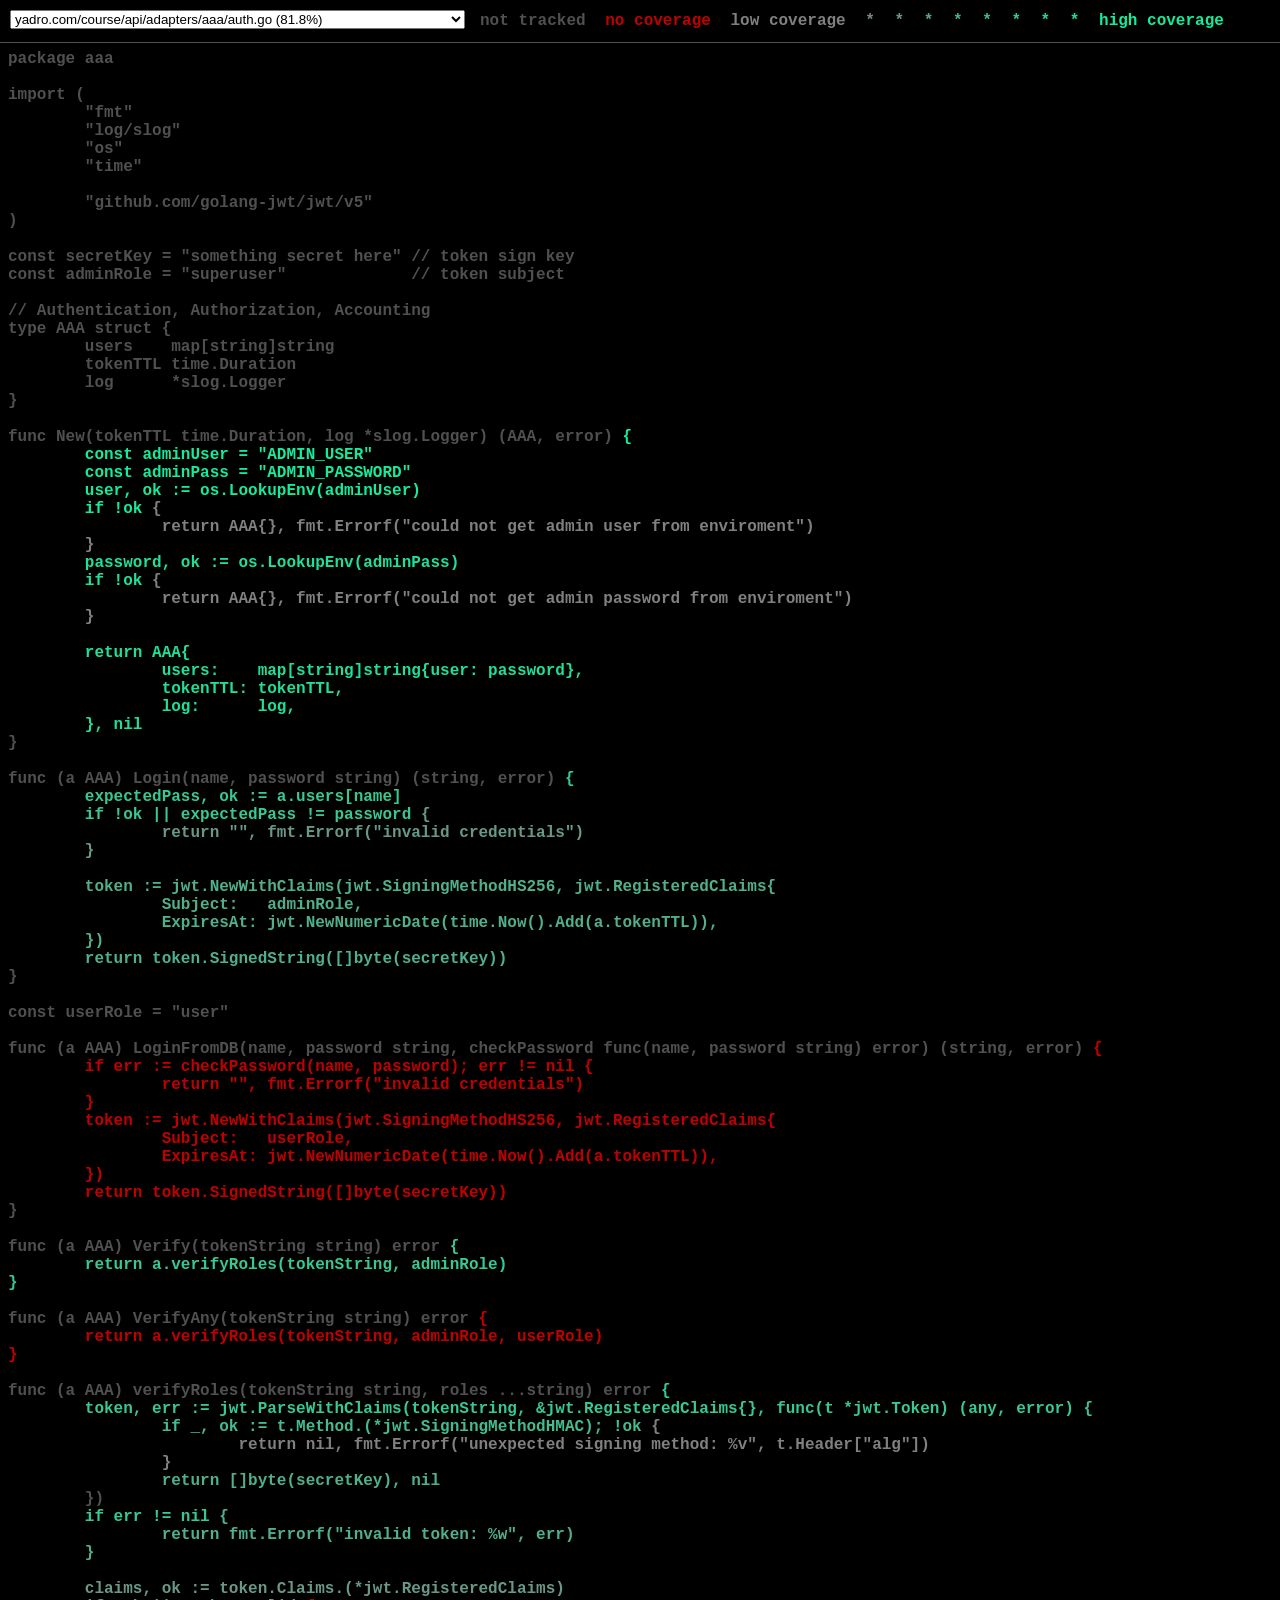
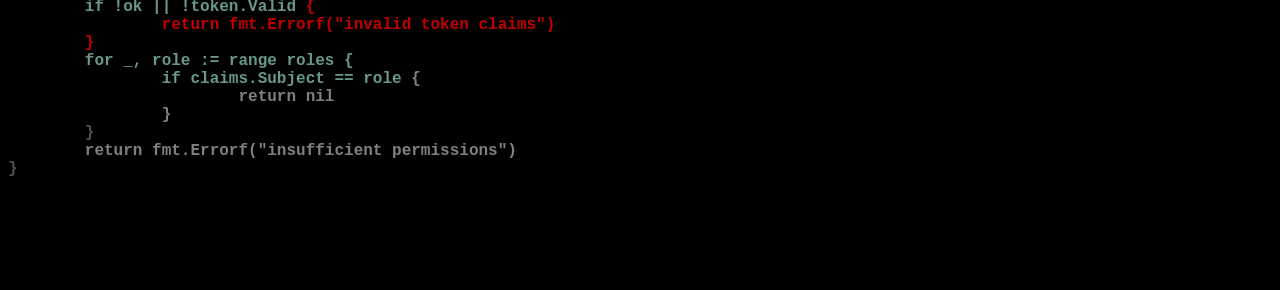
<file: coverage/cover.html>
<!DOCTYPE html>
<html>
	<head>
		<meta http-equiv="Content-Type" content="text/html; charset=utf-8">
		<title>aaa: Go Coverage Report</title>
		<style>
			body {
				background: black;
				color: rgb(80, 80, 80);
			}
			body, pre, #legend span {
				font-family: Menlo, monospace;
				font-weight: bold;
			}
			#topbar {
				background: black;
				position: fixed;
				top: 0; left: 0; right: 0;
				height: 42px;
				border-bottom: 1px solid rgb(80, 80, 80);
			}
			#content {
				margin-top: 50px;
			}
			#nav, #legend {
				float: left;
				margin-left: 10px;
			}
			#legend {
				margin-top: 12px;
			}
			#nav {
				margin-top: 10px;
			}
			#legend span {
				margin: 0 5px;
			}
			.cov0 { color: rgb(192, 0, 0) }
.cov1 { color: rgb(128, 128, 128) }
.cov2 { color: rgb(116, 140, 131) }
.cov3 { color: rgb(104, 152, 134) }
.cov4 { color: rgb(92, 164, 137) }
.cov5 { color: rgb(80, 176, 140) }
.cov6 { color: rgb(68, 188, 143) }
.cov7 { color: rgb(56, 200, 146) }
.cov8 { color: rgb(44, 212, 149) }
.cov9 { color: rgb(32, 224, 152) }
.cov10 { color: rgb(20, 236, 155) }

		</style>
	</head>
	<body>
		<div id="topbar">
			<div id="nav">
				<select id="files">
				
				<option value="file0">yadro.com/course/api/adapters/aaa/auth.go (81.8%)</option>
				
				<option value="file1">yadro.com/course/api/adapters/db/db.go (0.0%)</option>
				
				<option value="file2">yadro.com/course/api/adapters/rest/api.go (76.2%)</option>
				
				<option value="file3">yadro.com/course/api/adapters/rest/middleware/auth.go (100.0%)</option>
				
				<option value="file4">yadro.com/course/api/adapters/rest/middleware/concurrency.go (100.0%)</option>
				
				<option value="file5">yadro.com/course/api/adapters/rest/middleware/metric.go (100.0%)</option>
				
				<option value="file6">yadro.com/course/api/adapters/rest/middleware/rate.go (100.0%)</option>
				
				<option value="file7">yadro.com/course/api/adapters/rest/swagger_docs.go (0.0%)</option>
				
				<option value="file8">yadro.com/course/api/adapters/search/search.go (95.2%)</option>
				
				<option value="file9">yadro.com/course/api/adapters/update/update.go (84.6%)</option>
				
				<option value="file10">yadro.com/course/api/adapters/words/words.go (63.6%)</option>
				
				<option value="file11">yadro.com/course/api/config/config.go (75.0%)</option>
				
				<option value="file12">yadro.com/course/frontend/config/config.go (0.0%)</option>
				
				<option value="file13">yadro.com/course/frontend/handlers/handlers.go (67.7%)</option>
				
				<option value="file14">yadro.com/course/frontend/main.go (0.0%)</option>
				
				<option value="file15">yadro.com/course/pkg/tracing/tracing.go (0.0%)</option>
				
				<option value="file16">yadro.com/course/search/adapters/broker/broker.go (0.0%)</option>
				
				<option value="file17">yadro.com/course/search/adapters/cache/noop.go (100.0%)</option>
				
				<option value="file18">yadro.com/course/search/adapters/cache/redis.go (78.6%)</option>
				
				<option value="file19">yadro.com/course/search/adapters/db/storage.go (0.0%)</option>
				
				<option value="file20">yadro.com/course/search/adapters/grpc/server.go (100.0%)</option>
				
				<option value="file21">yadro.com/course/search/adapters/initiator/initiator.go (100.0%)</option>
				
				<option value="file22">yadro.com/course/search/adapters/words/words.go (55.6%)</option>
				
				<option value="file23">yadro.com/course/search/config/config.go (66.7%)</option>
				
				<option value="file24">yadro.com/course/search/core/service.go (88.2%)</option>
				
				<option value="file25">yadro.com/course/update/adapters/broker/broker.go (0.0%)</option>
				
				<option value="file26">yadro.com/course/update/adapters/db/migrations.go (0.0%)</option>
				
				<option value="file27">yadro.com/course/update/adapters/db/storage.go (0.0%)</option>
				
				<option value="file28">yadro.com/course/update/adapters/grpc/server.go (95.5%)</option>
				
				<option value="file29">yadro.com/course/update/adapters/words/words.go (63.6%)</option>
				
				<option value="file30">yadro.com/course/update/adapters/xkcd/xkcd.go (78.4%)</option>
				
				<option value="file31">yadro.com/course/update/config/config.go (80.0%)</option>
				
				<option value="file32">yadro.com/course/update/core/service.go (79.7%)</option>
				
				<option value="file33">yadro.com/course/words/words/words.go (100.0%)</option>
				
				</select>
			</div>
			<div id="legend">
				<span>not tracked</span>
			
				<span class="cov0">no coverage</span>
				<span class="cov1">low coverage</span>
				<span class="cov2">*</span>
				<span class="cov3">*</span>
				<span class="cov4">*</span>
				<span class="cov5">*</span>
				<span class="cov6">*</span>
				<span class="cov7">*</span>
				<span class="cov8">*</span>
				<span class="cov9">*</span>
				<span class="cov10">high coverage</span>
			
			</div>
		</div>
		<div id="content">
		
		<pre class="file" id="file0" style="display: none">package aaa

import (
        "fmt"
        "log/slog"
        "os"
        "time"

        "github.com/golang-jwt/jwt/v5"
)

const secretKey = "something secret here" // token sign key
const adminRole = "superuser"             // token subject

// Authentication, Authorization, Accounting
type AAA struct {
        users    map[string]string
        tokenTTL time.Duration
        log      *slog.Logger
}

func New(tokenTTL time.Duration, log *slog.Logger) (AAA, error) <span class="cov10" title="10">{
        const adminUser = "ADMIN_USER"
        const adminPass = "ADMIN_PASSWORD"
        user, ok := os.LookupEnv(adminUser)
        if !ok </span><span class="cov1" title="1">{
                return AAA{}, fmt.Errorf("could not get admin user from enviroment")
        }</span>
        <span class="cov9" title="9">password, ok := os.LookupEnv(adminPass)
        if !ok </span><span class="cov1" title="1">{
                return AAA{}, fmt.Errorf("could not get admin password from enviroment")
        }</span>

        <span class="cov9" title="8">return AAA{
                users:    map[string]string{user: password},
                tokenTTL: tokenTTL,
                log:      log,
        }, nil</span>
}

func (a AAA) Login(name, password string) (string, error) <span class="cov7" title="5">{
        expectedPass, ok := a.users[name]
        if !ok || expectedPass != password </span><span class="cov3" title="2">{
                return "", fmt.Errorf("invalid credentials")
        }</span>

        <span class="cov5" title="3">token := jwt.NewWithClaims(jwt.SigningMethodHS256, jwt.RegisteredClaims{
                Subject:   adminRole,
                ExpiresAt: jwt.NewNumericDate(time.Now().Add(a.tokenTTL)),
        })
        return token.SignedString([]byte(secretKey))</span>
}

const userRole = "user"

func (a AAA) LoginFromDB(name, password string, checkPassword func(name, password string) error) (string, error) <span class="cov0" title="0">{
        if err := checkPassword(name, password); err != nil </span><span class="cov0" title="0">{
                return "", fmt.Errorf("invalid credentials")
        }</span>
        <span class="cov0" title="0">token := jwt.NewWithClaims(jwt.SigningMethodHS256, jwt.RegisteredClaims{
                Subject:   userRole,
                ExpiresAt: jwt.NewNumericDate(time.Now().Add(a.tokenTTL)),
        })
        return token.SignedString([]byte(secretKey))</span>
}

func (a AAA) Verify(tokenString string) error <span class="cov7" title="5">{
        return a.verifyRoles(tokenString, adminRole)
}</span>

func (a AAA) VerifyAny(tokenString string) error <span class="cov0" title="0">{
        return a.verifyRoles(tokenString, adminRole, userRole)
}</span>

func (a AAA) verifyRoles(tokenString string, roles ...string) error <span class="cov7" title="5">{
        token, err := jwt.ParseWithClaims(tokenString, &amp;jwt.RegisteredClaims{}, func(t *jwt.Token) (any, error) </span><span class="cov6" title="4">{
                if _, ok := t.Method.(*jwt.SigningMethodHMAC); !ok </span><span class="cov1" title="1">{
                        return nil, fmt.Errorf("unexpected signing method: %v", t.Header["alg"])
                }</span>
                <span class="cov5" title="3">return []byte(secretKey), nil</span>
        })
        <span class="cov7" title="5">if err != nil </span><span class="cov5" title="3">{
                return fmt.Errorf("invalid token: %w", err)
        }</span>

        <span class="cov3" title="2">claims, ok := token.Claims.(*jwt.RegisteredClaims)
        if !ok || !token.Valid </span><span class="cov0" title="0">{
                return fmt.Errorf("invalid token claims")
        }</span>
        <span class="cov3" title="2">for _, role := range roles </span><span class="cov3" title="2">{
                if claims.Subject == role </span><span class="cov1" title="1">{
                        return nil
                }</span>
        }
        <span class="cov1" title="1">return fmt.Errorf("insufficient permissions")</span>
}
</pre>
		
		<pre class="file" id="file1" style="display: none">package db

import (
        "context"
        "embed"
        "fmt"
        "log/slog"

        "github.com/golang-migrate/migrate/v4"
        "github.com/golang-migrate/migrate/v4/database/pgx"
        "github.com/golang-migrate/migrate/v4/source/iofs"
        _ "github.com/jackc/pgx/v5/stdlib"
        "github.com/jmoiron/sqlx"
        "golang.org/x/crypto/bcrypt"
)

//go:embed migrations/*.sql
var migrationFiles embed.FS

type DB struct {
        log  *slog.Logger
        conn *sqlx.DB
}

func New(log *slog.Logger, address string) (*DB, error) <span class="cov0" title="0">{
        conn, err := sqlx.Connect("pgx", address)
        if err != nil </span><span class="cov0" title="0">{
                log.Error("connection problem", "address", address, "error", err)
                return nil, err
        }</span>
        <span class="cov0" title="0">return &amp;DB{log: log, conn: conn}, nil</span>
}

func (db *DB) Migrate() error <span class="cov0" title="0">{
        db.log.Debug("running migration")
        files, err := iofs.New(migrationFiles, "migrations")
        if err != nil </span><span class="cov0" title="0">{
                return err
        }</span>
        <span class="cov0" title="0">driver, err := pgx.WithInstance(db.conn.DB, &amp;pgx.Config{MigrationsTable: "api_schema_migrations"})
        if err != nil </span><span class="cov0" title="0">{
                return err
        }</span>
        <span class="cov0" title="0">m, err := migrate.NewWithInstance("iofs", files, "pgx", driver)
        if err != nil </span><span class="cov0" title="0">{
                return err
        }</span>
        <span class="cov0" title="0">if err := m.Up(); err != nil &amp;&amp; err != migrate.ErrNoChange </span><span class="cov0" title="0">{
                db.log.Error("migration failed", "error", err)
                return err
        }</span>
        <span class="cov0" title="0">db.log.Debug("migration finished")
        return nil</span>
}

func (db *DB) CreateUser(ctx context.Context, username, password string) error <span class="cov0" title="0">{
        hash, err := bcrypt.GenerateFromPassword([]byte(password), bcrypt.DefaultCost)
        if err != nil </span><span class="cov0" title="0">{
                return fmt.Errorf("hash password: %w", err)
        }</span>
        <span class="cov0" title="0">_, err = db.conn.ExecContext(ctx,
                `INSERT INTO users (username, password) VALUES ($1, $2)`,
                username, string(hash),
        )
        if err != nil </span><span class="cov0" title="0">{
                return fmt.Errorf("create user: %w", err)
        }</span>
        <span class="cov0" title="0">return nil</span>
}

func (db *DB) CheckPassword(ctx context.Context, username, password string) error <span class="cov0" title="0">{
        var hash string
        err := db.conn.QueryRowContext(ctx,
                `SELECT password FROM users WHERE username = $1`,
                username,
        ).Scan(&amp;hash)
        if err != nil </span><span class="cov0" title="0">{
                return fmt.Errorf("user not found: %w", err)
        }</span>
        <span class="cov0" title="0">if err := bcrypt.CompareHashAndPassword([]byte(hash), []byte(password)); err != nil </span><span class="cov0" title="0">{
                return fmt.Errorf("invalid password")
        }</span>
        <span class="cov0" title="0">return nil</span>
}
</pre>
		
		<pre class="file" id="file2" style="display: none">package rest

import (
        "encoding/json"
        "errors"
        "log/slog"
        "net/http"
        "strconv"
        "context"

        "github.com/VictoriaMetrics/metrics"
        "yadro.com/course/api/core"
)

func NewMetricsHandler() http.HandlerFunc <span class="cov0" title="0">{
        return func(w http.ResponseWriter, r *http.Request) </span><span class="cov0" title="0">{
                metrics.WritePrometheus(w, true)
        }</span>
}

func NewPingHandler(log *slog.Logger, pingers map[string]core.Pinger) http.HandlerFunc <span class="cov4" title="2">{
        return func(w http.ResponseWriter, r *http.Request) </span><span class="cov4" title="2">{
                replies := make(map[string]string)
                for name, pinger := range pingers </span><span class="cov6" title="3">{
                        if err := pinger.Ping(r.Context()); err != nil </span><span class="cov1" title="1">{
                                replies[name] = "error: " + err.Error()
                        }</span> else<span class="cov4" title="2"> {
                                replies[name] = "ok"
                        }</span>
                }
                <span class="cov4" title="2">writeJSON(w, map[string]any{"replies": replies})</span>
        }
}

type Authenticator interface {
        Login(user, password string) (string, error)
        LoginFromDB(name, password string, checkPassword func(name, password string) error) (string, error)
}

type UserChecker interface {
        CheckPassword(ctx context.Context, username, password string) error
}

type UserRegistrar interface {
        CreateUser(ctx context.Context, username, password string) error
}

const maxBodyBytes = 1 &lt;&lt; 20 // 1 MB

func NewRegisterHandler(log *slog.Logger, storage UserRegistrar) http.HandlerFunc <span class="cov6" title="3">{
        return func(w http.ResponseWriter, r *http.Request) </span><span class="cov6" title="3">{
                r.Body = http.MaxBytesReader(w, r.Body, maxBodyBytes)
                var req struct {
                        Name     string `json:"name"`
                        Password string `json:"password"`
                }
                if err := json.NewDecoder(r.Body).Decode(&amp;req); err != nil </span><span class="cov0" title="0">{
                        http.Error(w, "invalid request body", http.StatusBadRequest)
                        return
                }</span>
                <span class="cov6" title="3">if req.Name == "" || req.Password == "" </span><span class="cov1" title="1">{
                        http.Error(w, "name and password are required", http.StatusBadRequest)
                        return
                }</span>
                <span class="cov4" title="2">if err := storage.CreateUser(r.Context(), req.Name, req.Password); err != nil </span><span class="cov1" title="1">{
                        log.Error("register failed", "error", err)
                        http.Error(w, "user already exists or internal error", http.StatusConflict)
                        return
                }</span>
                <span class="cov1" title="1">w.WriteHeader(http.StatusCreated)</span>
        }
}

func NewUserLoginHandler(log *slog.Logger, auth Authenticator, checker UserChecker) http.HandlerFunc <span class="cov4" title="2">{
        return func(w http.ResponseWriter, r *http.Request) </span><span class="cov4" title="2">{
                r.Body = http.MaxBytesReader(w, r.Body, maxBodyBytes)
                var req struct {
                        Name     string `json:"name"`
                        Password string `json:"password"`
                }
                if err := json.NewDecoder(r.Body).Decode(&amp;req); err != nil </span><span class="cov0" title="0">{
                        http.Error(w, "invalid request body", http.StatusBadRequest)
                        return
                }</span>
                <span class="cov4" title="2">token, err := auth.LoginFromDB(req.Name, req.Password, func(name, password string) error </span><span class="cov0" title="0">{
                        return checker.CheckPassword(r.Context(), name, password)
                }</span>)
                <span class="cov4" title="2">if err != nil </span><span class="cov1" title="1">{
                        log.Error("user login failed", "error", err)
                        http.Error(w, "unauthorized", http.StatusUnauthorized)
                        return
                }</span>
                <span class="cov1" title="1">w.Header().Set("Content-Type", "text/plain")
                if _, err := w.Write([]byte(token)); err != nil </span><span class="cov0" title="0">{
                        log.Error("failed to write token", "error", err)
                }</span>
        }
}

func NewLoginHandler(log *slog.Logger, auth Authenticator) http.HandlerFunc <span class="cov6" title="3">{
        return func(w http.ResponseWriter, r *http.Request) </span><span class="cov6" title="3">{
                r.Body = http.MaxBytesReader(w, r.Body, maxBodyBytes)
                var req struct {
                        Name     string `json:"name"`
                        Password string `json:"password"`
                }
                if err := json.NewDecoder(r.Body).Decode(&amp;req); err != nil </span><span class="cov1" title="1">{
                        http.Error(w, "invalid request body", http.StatusBadRequest)
                        return
                }</span>
                <span class="cov4" title="2">token, err := auth.Login(req.Name, req.Password)
                if err != nil </span><span class="cov1" title="1">{
                        log.Error("login failed", "error", err)
                        http.Error(w, "unauthorized", http.StatusUnauthorized)
                        return
                }</span>
                <span class="cov1" title="1">w.Header().Set("Content-Type", "text/plain")
                if _, err := w.Write([]byte(token)); err != nil </span><span class="cov0" title="0">{
                        log.Error("failed to write token", "error", err)
                }</span>
        }
}

func NewUpdateHandler(log *slog.Logger, updater core.Updater) http.HandlerFunc <span class="cov6" title="3">{
        return func(w http.ResponseWriter, r *http.Request) </span><span class="cov6" title="3">{
                err := updater.Update(r.Context())
                if errors.Is(err, core.ErrAlreadyExists) </span><span class="cov1" title="1">{
                        w.WriteHeader(http.StatusAccepted)
                        return
                }</span>
                <span class="cov4" title="2">if err != nil </span><span class="cov1" title="1">{
                        log.Error("update failed", "error", err)
                        http.Error(w, err.Error(), http.StatusInternalServerError)
                        return
                }</span>
                <span class="cov1" title="1">w.WriteHeader(http.StatusOK)</span>
        }
}

func NewUpdateStatsHandler(log *slog.Logger, updater core.Updater) http.HandlerFunc <span class="cov1" title="1">{
        return func(w http.ResponseWriter, r *http.Request) </span><span class="cov1" title="1">{
                stats, err := updater.Stats(r.Context())
                if err != nil </span><span class="cov0" title="0">{
                        log.Error("stats failed", "error", err)
                        http.Error(w, err.Error(), http.StatusInternalServerError)
                        return
                }</span>
                <span class="cov1" title="1">writeJSON(w, map[string]int{
                        "words_total":    stats.WordsTotal,
                        "words_unique":   stats.WordsUnique,
                        "comics_fetched": stats.ComicsFetched,
                        "comics_total":   stats.ComicsTotal,
                })</span>
        }
}

func NewUpdateStatusHandler(log *slog.Logger, updater core.Updater) http.HandlerFunc <span class="cov1" title="1">{
        return func(w http.ResponseWriter, r *http.Request) </span><span class="cov1" title="1">{
                status, err := updater.Status(r.Context())
                if err != nil </span><span class="cov0" title="0">{
                        log.Error("status failed", "error", err)
                        http.Error(w, err.Error(), http.StatusInternalServerError)
                        return
                }</span>
                <span class="cov1" title="1">writeJSON(w, map[string]string{"status": string(status)})</span>
        }
}

func NewDropHandler(log *slog.Logger, updater core.Updater) http.HandlerFunc <span class="cov1" title="1">{
        return func(w http.ResponseWriter, r *http.Request) </span><span class="cov1" title="1">{
                if err := updater.Drop(r.Context()); err != nil </span><span class="cov0" title="0">{
                        log.Error("drop failed", "error", err)
                        http.Error(w, err.Error(), http.StatusInternalServerError)
                        return
                }</span>
                <span class="cov1" title="1">w.WriteHeader(http.StatusOK)</span>
        }
}

func parsePageParams(r *http.Request) (limit, page int, err error) <span class="cov4" title="2">{
        limit = 10
        if ls := r.URL.Query().Get("limit"); ls != "" </span><span class="cov1" title="1">{
                limit, err = strconv.Atoi(ls)
                if err != nil || limit &lt; 1 </span><span class="cov1" title="1">{
                        return 0, 0, errors.New("invalid limit")
                }</span>
        }
        <span class="cov1" title="1">page = 1
        if ps := r.URL.Query().Get("page"); ps != "" </span><span class="cov0" title="0">{
                page, err = strconv.Atoi(ps)
                if err != nil || page &lt; 1 </span><span class="cov0" title="0">{
                        return 0, 0, errors.New("invalid page")
                }</span>
        }
        <span class="cov1" title="1">return limit, page, nil</span>
}

func NewSearchHandler(log *slog.Logger, searcher core.Searcher) http.HandlerFunc <span class="cov6" title="3">{
        return func(w http.ResponseWriter, r *http.Request) </span><span class="cov6" title="3">{
                phrase := r.URL.Query().Get("phrase")
                if phrase == "" </span><span class="cov1" title="1">{
                        http.Error(w, "phrase is required", http.StatusBadRequest)
                        return
                }</span>

                <span class="cov4" title="2">limit, page, err := parsePageParams(r)
                if err != nil </span><span class="cov1" title="1">{
                        http.Error(w, err.Error(), http.StatusBadRequest)
                        return
                }</span>

                <span class="cov1" title="1">comics, total, err := searcher.Search(r.Context(), phrase, limit, page)
                if err != nil </span><span class="cov0" title="0">{
                        log.Error("search failed", "error", err)
                        http.Error(w, err.Error(), http.StatusInternalServerError)
                        return
                }</span>

                <span class="cov1" title="1">pages := (total + limit - 1) / limit
                if pages == 0 </span><span class="cov0" title="0">{
                        pages = 1
                }</span>

                <span class="cov1" title="1">type comicsItem struct {
                        ID  int    `json:"id"`
                        URL string `json:"url"`
                }
                items := make([]comicsItem, 0, len(comics))
                for _, c := range comics </span><span class="cov1" title="1">{
                        items = append(items, comicsItem{ID: c.ID, URL: c.URL})
                }</span>
                <span class="cov1" title="1">writeJSON(w, map[string]any{
                        "comics": items,
                        "total":  total,
                        "page":   page,
                        "pages":  pages,
                })</span>
        }
}

func NewSearchIndexHandler(log *slog.Logger, searcher core.Searcher) http.HandlerFunc <span class="cov4" title="2">{
        return func(w http.ResponseWriter, r *http.Request) </span><span class="cov4" title="2">{
                phrase := r.URL.Query().Get("phrase")
                if phrase == "" </span><span class="cov1" title="1">{
                        http.Error(w, "phrase is required", http.StatusBadRequest)
                        return
                }</span>

                <span class="cov1" title="1">limitStr := r.URL.Query().Get("limit")
                limit := 10
                if limitStr != "" </span><span class="cov0" title="0">{
                        var err error
                        limit, err = strconv.Atoi(limitStr)
                        if err != nil || limit &lt; 0 </span><span class="cov0" title="0">{
                                http.Error(w, "invalid limit", http.StatusBadRequest)
                                return
                        }</span>
                }

                <span class="cov1" title="1">comics, err := searcher.SearchIndex(r.Context(), phrase, limit)
                if err != nil </span><span class="cov0" title="0">{
                        log.Error("isearch failed", "error", err)
                        http.Error(w, err.Error(), http.StatusInternalServerError)
                        return
                }</span>

                <span class="cov1" title="1">type comicsItem struct {
                        ID  int    `json:"id"`
                        URL string `json:"url"`
                }
                items := make([]comicsItem, 0, len(comics))
                for _, c := range comics </span><span class="cov1" title="1">{
                        items = append(items, comicsItem{ID: c.ID, URL: c.URL})
                }</span>
                <span class="cov1" title="1">writeJSON(w, map[string]any{
                        "comics": items,
                        "total":  len(items),
                })</span>
        }
}

func writeJSON(w http.ResponseWriter, v any) <span class="cov10" title="6">{
        w.Header().Set("Content-Type", "application/json")
        enc := json.NewEncoder(w)
        enc.SetIndent("", "  ")
        if err := enc.Encode(v); err != nil </span><span class="cov0" title="0">{
                http.Error(w, "internal server error", http.StatusInternalServerError)
        }</span>
}
</pre>
		
		<pre class="file" id="file3" style="display: none">package middleware

import (
        "net/http"
        "strings"
)

type TokenVerifier interface {
        Verify(token string) error
}

func Auth(next http.HandlerFunc, verifier TokenVerifier) http.HandlerFunc <span class="cov10" title="4">{
        return func(w http.ResponseWriter, r *http.Request) </span><span class="cov10" title="4">{
                auth := r.Header.Get("Authorization")
                token := strings.TrimPrefix(auth, "Token ")
                if token == "" || token == auth </span><span class="cov5" title="2">{
                        http.Error(w, "unauthorized", http.StatusUnauthorized)
                        return
                }</span>
                <span class="cov5" title="2">if err := verifier.Verify(token); err != nil </span><span class="cov1" title="1">{
                        http.Error(w, "unauthorized", http.StatusUnauthorized)
                        return
                }</span>
                <span class="cov1" title="1">next(w, r)</span>
        }
}
</pre>
		
		<pre class="file" id="file4" style="display: none">package middleware

import (
        "net/http"
)

func Concurrency(next http.HandlerFunc, limit int) http.HandlerFunc <span class="cov4" title="2">{
        sem := make(chan struct{}, limit)
        return func(w http.ResponseWriter, r *http.Request) </span><span class="cov10" title="6">{
                select </span>{
                case sem &lt;- struct{}{}:<span class="cov7" title="4">
                        defer func() </span><span class="cov7" title="4">{ &lt;-sem }</span>()
                        <span class="cov7" title="4">next(w, r)</span>
                default:<span class="cov4" title="2">
                        http.Error(w, "service unavailable", http.StatusServiceUnavailable)</span>
                }
        }
}
</pre>
		
		<pre class="file" id="file5" style="display: none">package middleware

import (
        "fmt"
        "net/http"
        "time"

        "github.com/VictoriaMetrics/metrics"
)

type responseWriter struct {
        http.ResponseWriter
        code int
}

func (rw *responseWriter) WriteHeader(statusCode int) <span class="cov1" title="1">{
        rw.code = statusCode
        rw.ResponseWriter.WriteHeader(statusCode)
}</span>

func WithMetrics(next http.Handler) http.Handler <span class="cov10" title="2">{
        return http.HandlerFunc(func(w http.ResponseWriter, r *http.Request) </span><span class="cov10" title="2">{
                rw := &amp;responseWriter{ResponseWriter: w, code: http.StatusOK}
                start := time.Now()
                next.ServeHTTP(rw, r)
                duration := time.Since(start).Seconds()

                pattern := r.Pattern
                if pattern == "" </span><span class="cov10" title="2">{
                        pattern = r.URL.Path
                }</span>
                <span class="cov10" title="2">label := fmt.Sprintf(`http_request_duration_seconds{status=%q, url=%q}`, fmt.Sprint(rw.code), pattern)
                metrics.GetOrCreateHistogram(label).Update(duration)</span>
        })
}
</pre>
		
		<pre class="file" id="file6" style="display: none">package middleware

import (
        "net/http"

        "golang.org/x/time/rate"
)

func Rate(next http.HandlerFunc, rps int) http.HandlerFunc <span class="cov10" title="3">{
        limiter := rate.NewLimiter(rate.Limit(rps), 1)
        return func(w http.ResponseWriter, r *http.Request) </span><span class="cov10" title="3">{
                if err := limiter.Wait(r.Context()); err != nil </span><span class="cov1" title="1">{
                        http.Error(w, "too many requests", http.StatusTooManyRequests)
                        return
                }</span>
                <span class="cov6" title="2">next(w, r)</span>
        }
}
</pre>
		
		<pre class="file" id="file7" style="display: none">package rest

// LoginRequest represents login credentials
// @Description Login credentials for admin or user
type LoginRequest struct {
        Name     string `json:"name"     example:"admin"    minLength:"1"`
        Password string `json:"password" example:"password" minLength:"1"`
}

// SearchResponse represents search results
type SearchResponse struct {
        Comics []ComicsItem `json:"comics"`
        Total  int          `json:"total" example:"52"`
        Page   int          `json:"page"  example:"1"`
        Pages  int          `json:"pages" example:"5"`
}

// ISearchResponse represents index search results
type ISearchResponse struct {
        Comics []ComicsItem `json:"comics"`
        Total  int          `json:"total" example:"7"`
}

// PingResponse represents health check results
type PingResponse struct {
        Replies map[string]string `json:"replies" example:"search:ok,update:ok,words:ok"`
}

// ComicsItem represents a single comic
type ComicsItem struct {
        ID  int    `json:"id"  example:"353"`
        URL string `json:"url" example:"https://imgs.xkcd.com/comics/python.png"`
}

// StatsResponse represents database statistics
type StatsResponse struct {
        WordsTotal    int `json:"words_total"    example:"148234"`
        WordsUnique   int `json:"words_unique"   example:"9412"`
        ComicsFetched int `json:"comics_fetched" example:"3241"`
        ComicsTotal   int `json:"comics_total"   example:"3241"`
}

// StatusResponse represents current update status
type StatusResponse struct {
        Status string `json:"status" example:"idle" enums:"idle,running"`
}

// Ping godoc
// @Summary      Health check
// @Description  Checks connectivity to all internal services (search, update, words)
// @Tags         system
// @Produce      json
// @Success      200 {object} PingResponse
// @Router       /api/ping [get]
func Ping() {<span class="cov0" title="0">}</span>

// AdminLogin godoc
// @Summary      Admin login
// @Description  Login with admin credentials (from env ADMIN_USER/ADMIN_PASSWORD), returns JWT token
// @Tags         auth
// @Accept       json
// @Produce      plain
// @Param        body body LoginRequest true "Admin credentials"
// @Success      200 {string} string "eyJhbGciOiJIUzI1NiJ9..."
// @Failure      400 {string} string "invalid request body"
// @Failure      401 {string} string "unauthorized"
// @Router       /api/login [post]
func AdminLogin() {<span class="cov0" title="0">}</span>

// UserLogin godoc
// @Summary      User login
// @Description  Login with registered user credentials, returns JWT token valid for searching
// @Tags         auth
// @Accept       json
// @Produce      plain
// @Param        body body LoginRequest true "User credentials"
// @Success      200 {string} string "eyJhbGciOiJIUzI1NiJ9..."
// @Failure      400 {string} string "invalid request body"
// @Failure      401 {string} string "unauthorized"
// @Router       /api/user/login [post]
func UserLogin() {<span class="cov0" title="0">}</span>

// Register godoc
// @Summary      Register user
// @Description  Create a new user account with bcrypt-hashed password
// @Tags         auth
// @Accept       json
// @Produce      plain
// @Param        body body LoginRequest true "New user credentials"
// @Success      201 {string} string "created"
// @Failure      400 {string} string "name and password are required"
// @Failure      409 {string} string "user already exists or internal error"
// @Router       /api/register [post]
func Register() {<span class="cov0" title="0">}</span>

// Search godoc
// @Summary      Search comics
// @Description  Full-text search against the database. Results are paginated — use page and limit to navigate. Returns 503 when concurrency limit (10 simultaneous requests) is reached.
// @Tags         search
// @Produce      json
// @Param        phrase query string true  "Search phrase"                     minlength(1)
// @Param        limit  query int    false "Results per page"  default(10)     minimum(1)  maximum(100)
// @Param        page   query int    false "Page number"       default(1)      minimum(1)
// @Success      200    {object} SearchResponse
// @Failure      400    {string} string "phrase is required / invalid limit / invalid page"
// @Failure      500    {string} string "internal server error"
// @Failure      503    {string} string "service unavailable (concurrency limit reached)"
// @Router       /api/search [get]
func Search() {<span class="cov0" title="0">}</span>

// ISearch godoc
// @Summary      Index search
// @Description  Searches the in-memory index — faster than /api/search but requires the index to be built first (happens automatically after DB update). Limited to 100 rps; returns 503 when exceeded.
// @Tags         search
// @Produce      json
// @Param        phrase query string true  "Search phrase"                     minlength(1)
// @Param        limit  query int    false "Max number of results" default(10)  minimum(1)  maximum(100)
// @Success      200    {object} ISearchResponse
// @Failure      400    {string} string "phrase is required / invalid limit"
// @Failure      500    {string} string "internal server error"
// @Failure      503    {string} string "service unavailable (rate limit exceeded)"
// @Router       /api/isearch [get]
func ISearch() {<span class="cov0" title="0">}</span>

// DBUpdate godoc
// @Summary      Update database
// @Description  Fetch missing comics from xkcd.com and store them. Blocking — returns 200 when done. Returns 202 immediately if an update is already in progress.
// @Tags         admin
// @Security     BearerAuth
// @Success      200 {string} string "ok"
// @Success      202 {string} string "update already in progress"
// @Failure      401 {string} string "unauthorized"
// @Failure      500 {string} string "internal server error"
// @Router       /api/db/update [post]
func DBUpdate() {<span class="cov0" title="0">}</span>

// DBStats godoc
// @Summary      Database stats
// @Description  Returns total and fetched comics count, total and unique words count
// @Tags         admin
// @Produce      json
// @Success      200 {object} StatsResponse
// @Failure      500 {string} string "internal server error"
// @Router       /api/db/stats [get]
func DBStats() {<span class="cov0" title="0">}</span>

// DBStatus godoc
// @Summary      Update status
// @Description  Returns current update status: idle or running
// @Tags         admin
// @Produce      json
// @Success      200 {object} StatusResponse
// @Failure      500 {string} string "internal server error"
// @Router       /api/db/status [get]
func DBStatus() {<span class="cov0" title="0">}</span>

// DBDrop godoc
// @Summary      Drop database
// @Description  Delete all comics and words from the database, resets the search index and cache
// @Tags         admin
// @Security     BearerAuth
// @Success      200 {string} string "ok"
// @Failure      401 {string} string "unauthorized"
// @Failure      500 {string} string "internal server error"
// @Router       /api/db [delete]
func DBDrop() {<span class="cov0" title="0">}</span>
</pre>
		
		<pre class="file" id="file8" style="display: none">package search

import (
        "context"
        "log/slog"

        "go.opentelemetry.io/contrib/instrumentation/google.golang.org/grpc/otelgrpc"
        "google.golang.org/grpc"
        "google.golang.org/grpc/credentials/insecure"
        "google.golang.org/protobuf/types/known/emptypb"
        "yadro.com/course/api/core"
        searchpb "yadro.com/course/proto/search"
)

type Client struct {
        log    *slog.Logger
        client searchpb.SearchClient
}

func NewClient(address string, log *slog.Logger) (*Client, error) <span class="cov4" title="2">{
        conn, err := grpc.NewClient(address,
                grpc.WithTransportCredentials(insecure.NewCredentials()),
                grpc.WithStatsHandler(otelgrpc.NewClientHandler()),
        )
        if err != nil </span><span class="cov0" title="0">{
                return nil, err
        }</span>
        <span class="cov4" title="2">return &amp;Client{
                client: searchpb.NewSearchClient(conn),
                log:    log,
        }, nil</span>
}

func NewClientWithGRPC(grpcClient searchpb.SearchClient, log *slog.Logger) (*Client, error) <span class="cov10" title="7">{
        return &amp;Client{client: grpcClient, log: log}, nil
}</span>

func (c *Client) Ping(ctx context.Context) error <span class="cov4" title="2">{
        _, err := c.client.Ping(ctx, &amp;emptypb.Empty{})
        return err
}</span>

func (c *Client) Search(ctx context.Context, phrase string, limit, page int) ([]core.Comics, int, error) <span class="cov6" title="3">{
        resp, err := c.client.Search(ctx, &amp;searchpb.SearchRequest{
                Phrase: phrase,
                Limit:  int64(limit),
                Page:   int64(page),
        })
        if err != nil </span><span class="cov1" title="1">{
                return nil, 0, err
        }</span>
        <span class="cov4" title="2">comics := make([]core.Comics, 0, len(resp.Comics))
        for _, c := range resp.Comics </span><span class="cov4" title="2">{
                comics = append(comics, core.Comics{ID: int(c.Id), URL: c.Url})
        }</span>
        <span class="cov4" title="2">return comics, int(resp.Total), nil</span>
}

func (c *Client) SearchIndex(ctx context.Context, phrase string, limit int) ([]core.Comics, error) <span class="cov4" title="2">{
        resp, err := c.client.ISearch(ctx, &amp;searchpb.SearchRequest{
                Phrase: phrase,
                Limit:  int64(limit),
        })
        if err != nil </span><span class="cov1" title="1">{
                return nil, err
        }</span>
        <span class="cov1" title="1">comics := make([]core.Comics, 0, len(resp.Comics))
        for _, c := range resp.Comics </span><span class="cov1" title="1">{
                comics = append(comics, core.Comics{ID: int(c.Id), URL: c.Url})
        }</span>
        <span class="cov1" title="1">return comics, nil</span>
}
</pre>
		
		<pre class="file" id="file9" style="display: none">package update

import (
        "context"
        "errors"
        "log/slog"

        "go.opentelemetry.io/contrib/instrumentation/google.golang.org/grpc/otelgrpc"
        "google.golang.org/grpc"
        "google.golang.org/grpc/codes"
        "google.golang.org/grpc/credentials/insecure"
        "google.golang.org/grpc/status"
        "google.golang.org/protobuf/types/known/emptypb"
        "yadro.com/course/api/core"
        updatepb "yadro.com/course/proto/update"
)

type Client struct {
        log    *slog.Logger
        client updatepb.UpdateClient
}

func NewClient(address string, log *slog.Logger) (*Client, error) <span class="cov0" title="0">{
        conn, err := grpc.NewClient(address,
                grpc.WithTransportCredentials(insecure.NewCredentials()),
                grpc.WithStatsHandler(otelgrpc.NewClientHandler()),
        )
        if err != nil </span><span class="cov0" title="0">{
                return nil, err
        }</span>
        <span class="cov0" title="0">return &amp;Client{
                client: updatepb.NewUpdateClient(conn),
                log:    log,
        }, nil</span>
}

func NewClientWithGRPC(grpcClient updatepb.UpdateClient, log *slog.Logger) *Client <span class="cov10" title="13">{
        return &amp;Client{client: grpcClient, log: log}
}</span>

func (c Client) Ping(ctx context.Context) error <span class="cov3" title="2">{
        _, err := c.client.Ping(ctx, &amp;emptypb.Empty{})
        return err
}</span>

func (c Client) Status(ctx context.Context) (core.UpdateStatus, error) <span class="cov5" title="4">{
        res, err := c.client.Status(ctx, &amp;emptypb.Empty{})
        if err != nil </span><span class="cov1" title="1">{
                return core.StatusUpdateUnknown, err
        }</span>
        <span class="cov4" title="3">switch res.Status </span>{
        case updatepb.Status_STATUS_IDLE:<span class="cov1" title="1">
                return core.StatusUpdateIdle, nil</span>
        case updatepb.Status_STATUS_RUNNING:<span class="cov1" title="1">
                return core.StatusUpdateRunning, nil</span>
        default:<span class="cov1" title="1">
                return core.StatusUpdateUnknown, errors.New("unknown status")</span>
        }
}

func (c Client) Stats(ctx context.Context) (core.UpdateStats, error) <span class="cov3" title="2">{
        res, err := c.client.Stats(ctx, &amp;emptypb.Empty{})
        if err != nil </span><span class="cov1" title="1">{
                return core.UpdateStats{}, err
        }</span>
        <span class="cov1" title="1">return core.UpdateStats{
                WordsTotal:    int(res.WordsTotal),
                WordsUnique:   int(res.WordsUnique),
                ComicsFetched: int(res.ComicsFetched),
                ComicsTotal:   int(res.ComicsTotal),
        }, nil</span>
}

func (c Client) Update(ctx context.Context) error <span class="cov4" title="3">{
        _, err := c.client.Update(ctx, &amp;emptypb.Empty{})
        if err != nil </span><span class="cov3" title="2">{
                if status.Code(err) == codes.Aborted </span><span class="cov1" title="1">{
                        return core.ErrAlreadyExists
                }</span>
                <span class="cov1" title="1">return err</span>
        }
        <span class="cov1" title="1">return nil</span>
}

func (c Client) Drop(ctx context.Context) error <span class="cov3" title="2">{
        _, err := c.client.Drop(ctx, &amp;emptypb.Empty{})
        return err
}</span>
</pre>
		
		<pre class="file" id="file10" style="display: none">package words

import (
        "context"
        "log/slog"

        "go.opentelemetry.io/contrib/instrumentation/google.golang.org/grpc/otelgrpc"
        "google.golang.org/grpc"
        "google.golang.org/grpc/credentials/insecure"
        "google.golang.org/protobuf/types/known/emptypb"
        wordspb "yadro.com/course/proto/words"
)

type Client struct {
        log    *slog.Logger
        client wordspb.WordsClient
}

func NewClient(address string, log *slog.Logger) (*Client, error) <span class="cov0" title="0">{
        conn, err := grpc.NewClient(address,
                grpc.WithTransportCredentials(insecure.NewCredentials()),
                grpc.WithStatsHandler(otelgrpc.NewClientHandler()),
        )
        if err != nil </span><span class="cov0" title="0">{
                return nil, err
        }</span>
        <span class="cov0" title="0">return &amp;Client{
                client: wordspb.NewWordsClient(conn),
                log:    log,
        }, nil</span>
}

func NewClientWithGRPC(grpcClient wordspb.WordsClient, log *slog.Logger) *Client <span class="cov10" title="5">{
        return &amp;Client{client: grpcClient, log: log}
}</span>

func (c Client) Norm(ctx context.Context, phrase string) ([]string, error) <span class="cov7" title="3">{
        resp, err := c.client.Norm(ctx, &amp;wordspb.WordsRequest{Phrase: phrase})
        if err != nil </span><span class="cov1" title="1">{
                return nil, err
        }</span>
        <span class="cov4" title="2">return resp.Words, nil</span>
}

func (c Client) Ping(ctx context.Context) error <span class="cov4" title="2">{
        _, err := c.client.Ping(ctx, &amp;emptypb.Empty{})
        return err
}</span>
</pre>
		
		<pre class="file" id="file11" style="display: none">package config

import (
        "log"
        "time"

        "github.com/ilyakaznacheev/cleanenv"
)

type HTTPConfig struct {
        Address string        `yaml:"address" env:"API_ADDRESS" env-default:"localhost:80"`
        Timeout time.Duration `yaml:"timeout" env:"API_TIMEOUT" env-default:"5s"`
}

type Config struct {
        LogLevel          string        `yaml:"log_level" env:"LOG_LEVEL" env-default:"DEBUG"`
        SearchConcurrency int           `yaml:"search_concurrency" env:"SEARCH_CONCURRENCY" env-default:"1"`
        SearchRate        int           `yaml:"search_rate" env:"SEARCH_RATE" env-default:"1"`
        HTTPConfig        HTTPConfig    `yaml:"api_server"`
        WordsAddress      string        `yaml:"words_address" env:"WORDS_ADDRESS" env-default:"words:81"`
        UpdateAddress     string        `yaml:"update_address" env:"UPDATE_ADDRESS" env-default:"update:82"`
        SearchAddress     string        `yaml:"search_address" env:"SEARCH_ADDRESS" env-default:"search:83"`
        TokenTTL          time.Duration `yaml:"token_ttl" env:"TOKEN_TTL" env-default:"24h"`
        DBAddress         string        `yaml:"db_address" env:"DB_ADDRESS" env-default:""`
        OTLPEndpoint      string        `yaml:"otlp_endpoint" env:"OTLP_ENDPOINT" env-default:""`
}

func MustLoad(configPath string) Config <span class="cov10" title="2">{
        var cfg Config
        if err := cleanenv.ReadConfig(configPath, &amp;cfg); err != nil </span><span class="cov0" title="0">{
                log.Fatalf("cannot read config %q: %s", configPath, err)
        }</span>
        <span class="cov10" title="2">return cfg</span>
}
</pre>
		
		<pre class="file" id="file12" style="display: none">package config

import (
        "log"
        "time"

        "github.com/ilyakaznacheev/cleanenv"
)

type Config struct {
        LogLevel   string        `yaml:"log_level" env:"LOG_LEVEL" env-default:"DEBUG"`
        Address    string        `yaml:"address" env:"FRONTEND_ADDRESS" env-default:":8080"`
        Timeout    time.Duration `yaml:"timeout" env:"FRONTEND_TIMEOUT" env-default:"5s"`
        APIAddress string        `yaml:"api_address" env:"API_ADDRESS" env-default:"http://api:8080"`
}

func MustLoad(configPath string) Config <span class="cov0" title="0">{
        var cfg Config
        if err := cleanenv.ReadConfig(configPath, &amp;cfg); err != nil </span><span class="cov0" title="0">{
                log.Fatalf("cannot read config %q: %s", configPath, err)
        }</span>
        <span class="cov0" title="0">return cfg</span>
}
</pre>
		
		<pre class="file" id="file13" style="display: none">package handlers

import (
        "bytes"
        "encoding/json"
        "fmt"
        "html/template"
        "io"
        "log/slog"
        "net/http"
        "net/url"
        "strconv"
        "strings"
        "time"
)

type Handler struct {
        log        *slog.Logger
        apiAddress string
        templates  *template.Template
        httpClient *http.Client
}

func New(log *slog.Logger, apiAddress string, templates *template.Template) *Handler <span class="cov10" title="21">{
        return &amp;Handler{
                log:        log,
                apiAddress: apiAddress,
                templates:  templates,
                httpClient: &amp;http.Client{Timeout: 10 * time.Second},
        }
}</span>

func (h *Handler) SearchPage(w http.ResponseWriter, r *http.Request) <span class="cov5" title="5">{
        phrase := r.URL.Query().Get("phrase")
        limit := 10
        if v, err := strconv.Atoi(r.URL.Query().Get("limit")); err == nil &amp;&amp; v &gt; 0 </span><span class="cov1" title="1">{
                limit = v
        }</span>
        <span class="cov5" title="5">page := 1
        if v, err := strconv.Atoi(r.URL.Query().Get("page")); err == nil &amp;&amp; v &gt; 0 </span><span class="cov0" title="0">{
                page = v
        }</span>

        <span class="cov5" title="5">token := h.getUserToken(r)
        data := map[string]any{
                "Phrase":   phrase,
                "Limit":    limit,
                "Page":     page,
                "LoggedIn": token != "",
        }

        if phrase != "" </span><span class="cov5" title="4">{
                if token == "" </span><span class="cov4" title="3">{
                        data["Error"] = "Please log in to search"
                }</span> else<span class="cov1" title="1"> {
                        comics, total, pages, err := h.search(r, phrase, limit, page, token)
                        if err != nil </span><span class="cov1" title="1">{
                                data["Error"] = err.Error()
                        }</span> else<span class="cov0" title="0"> {
                                data["Comics"] = comics
                                data["Total"] = total
                                data["Pages"] = pages
                                data["PrevPage"] = page - 1
                                data["NextPage"] = page + 1
                                data["HasPrev"] = page &gt; 1
                                data["HasNext"] = page &lt; pages
                        }</span>
                }
        }

        <span class="cov5" title="5">h.render(w, "search.html", data)</span>
}

func (h *Handler) AdminPage(w http.ResponseWriter, r *http.Request) <span class="cov4" title="3">{
        token := h.getToken(r)
        data := map[string]any{
                "LoggedIn": token != "",
        }

        if token != "" </span><span class="cov1" title="1">{
                stats, err := h.getStats(r, token)
                if err != nil </span><span class="cov0" title="0">{
                        data["StatsError"] = err.Error()
                }</span> else<span class="cov1" title="1"> {
                        data["Stats"] = stats
                }</span>
                <span class="cov1" title="1">status, err := h.getStatus(r, token)
                if err != nil </span><span class="cov0" title="0">{
                        data["StatusError"] = err.Error()
                }</span> else<span class="cov1" title="1"> {
                        data["Status"] = status
                }</span>
        }

        <span class="cov4" title="3">if msg := r.URL.Query().Get("msg"); msg != "" </span><span class="cov1" title="1">{
                data["Message"] = msg
        }</span>
        <span class="cov4" title="3">if errMsg := r.URL.Query().Get("err"); errMsg != "" </span><span class="cov1" title="1">{
                data["Error"] = errMsg
        }</span>

        <span class="cov4" title="3">h.render(w, "admin.html", data)</span>
}

func (h *Handler) Login(w http.ResponseWriter, r *http.Request) <span class="cov4" title="3">{
        if r.Method != http.MethodPost </span><span class="cov1" title="1">{
                http.Redirect(w, r, "/admin", http.StatusSeeOther)
                return
        }</span>
        <span class="cov3" title="2">name := r.FormValue("name")
        password := r.FormValue("password")

        token, err := h.login(name, password)
        if err != nil </span><span class="cov1" title="1">{
                http.Redirect(w, r, "/admin?err="+url.QueryEscape("Login failed: "+err.Error()), http.StatusSeeOther)
                return
        }</span>

        <span class="cov1" title="1">http.SetCookie(w, &amp;http.Cookie{
                Name:     "token",
                Value:    token,
                Path:     "/",
                HttpOnly: true,
        })
        http.Redirect(w, r, "/admin?msg="+url.QueryEscape("Logged in successfully"), http.StatusSeeOther)</span>
}

func (h *Handler) Logout(w http.ResponseWriter, r *http.Request) <span class="cov1" title="1">{
        http.SetCookie(w, &amp;http.Cookie{
                Name:    "token",
                Value:   "",
                Path:    "/",
                MaxAge:  -1,
                Expires: time.Unix(0, 0),
        })
        http.Redirect(w, r, "/admin", http.StatusSeeOther)
}</span>

func (h *Handler) Update(w http.ResponseWriter, r *http.Request) <span class="cov5" title="5">{
        if r.Method != http.MethodPost </span><span class="cov1" title="1">{
                http.Redirect(w, r, "/admin", http.StatusSeeOther)
                return
        }</span>
        <span class="cov5" title="4">token := h.getToken(r)
        if token == "" </span><span class="cov1" title="1">{
                http.Redirect(w, r, "/admin?err="+url.QueryEscape("Not authenticated"), http.StatusSeeOther)
                return
        }</span>

        <span class="cov4" title="3">req, _ := http.NewRequestWithContext(r.Context(), http.MethodPost, h.apiAddress+"/api/db/update", nil)
        req.Header.Set("Authorization", "Token "+token)
        resp, err := h.httpClient.Do(req)
        if err != nil </span><span class="cov0" title="0">{
                http.Redirect(w, r, "/admin?err="+url.QueryEscape("Update request failed: "+err.Error()), http.StatusSeeOther)
                return
        }</span>
        <span class="cov4" title="3">defer func() </span><span class="cov4" title="3">{ _ = resp.Body.Close() }</span>()

        <span class="cov4" title="3">if resp.StatusCode == http.StatusAccepted </span><span class="cov1" title="1">{
                http.Redirect(w, r, "/admin?msg="+url.QueryEscape("Update already running"), http.StatusSeeOther)
                return
        }</span>
        <span class="cov3" title="2">if resp.StatusCode != http.StatusOK </span><span class="cov1" title="1">{
                body, _ := io.ReadAll(resp.Body)
                http.Redirect(w, r, "/admin?err="+url.QueryEscape("Update failed: "+strings.TrimSpace(string(body))), http.StatusSeeOther)
                return
        }</span>
        <span class="cov1" title="1">http.Redirect(w, r, "/admin?msg="+url.QueryEscape("Update started"), http.StatusSeeOther)</span>
}

func (h *Handler) Drop(w http.ResponseWriter, r *http.Request) <span class="cov5" title="4">{
        if r.Method != http.MethodPost </span><span class="cov1" title="1">{
                http.Redirect(w, r, "/admin", http.StatusSeeOther)
                return
        }</span>
        <span class="cov4" title="3">token := h.getToken(r)
        if token == "" </span><span class="cov1" title="1">{
                http.Redirect(w, r, "/admin?err="+url.QueryEscape("Not authenticated"), http.StatusSeeOther)
                return
        }</span>

        <span class="cov3" title="2">req, _ := http.NewRequestWithContext(r.Context(), http.MethodDelete, h.apiAddress+"/api/db", nil)
        req.Header.Set("Authorization", "Token "+token)
        resp, err := h.httpClient.Do(req)
        if err != nil </span><span class="cov0" title="0">{
                http.Redirect(w, r, "/admin?err="+url.QueryEscape("Drop request failed: "+err.Error()), http.StatusSeeOther)
                return
        }</span>
        <span class="cov3" title="2">defer func() </span><span class="cov3" title="2">{ _ = resp.Body.Close() }</span>()

        <span class="cov3" title="2">if resp.StatusCode != http.StatusOK </span><span class="cov1" title="1">{
                body, _ := io.ReadAll(resp.Body)
                http.Redirect(w, r, "/admin?err="+url.QueryEscape("Drop failed: "+strings.TrimSpace(string(body))), http.StatusSeeOther)
                return
        }</span>
        <span class="cov1" title="1">http.Redirect(w, r, "/admin?msg="+url.QueryEscape("Database dropped"), http.StatusSeeOther)</span>
}

type comicsItem struct {
        ID  int    `json:"id"`
        URL string `json:"url"`
}

func (h *Handler) search(r *http.Request, phrase string, limit, page int, token string) ([]comicsItem, int, int, error) <span class="cov1" title="1">{
        apiURL := fmt.Sprintf("%s/api/search?phrase=%s&amp;limit=%d&amp;page=%d", h.apiAddress, url.QueryEscape(phrase), limit, page)
        req, _ := http.NewRequestWithContext(r.Context(), http.MethodGet, apiURL, nil)
        req.Header.Set("Authorization", "Token "+token)
        resp, err := h.httpClient.Do(req)
        if err != nil </span><span class="cov0" title="0">{
                return nil, 0, 0, fmt.Errorf("search request failed: %w", err)
        }</span>
        <span class="cov1" title="1">defer func() </span><span class="cov1" title="1">{ _ = resp.Body.Close() }</span>()

        <span class="cov1" title="1">if resp.StatusCode != http.StatusOK </span><span class="cov1" title="1">{
                body, _ := io.ReadAll(resp.Body)
                return nil, 0, 0, fmt.Errorf("search error: %s", strings.TrimSpace(string(body)))
        }</span>

        <span class="cov0" title="0">var result struct {
                Comics []comicsItem `json:"comics"`
                Total  int          `json:"total"`
                Pages  int          `json:"pages"`
        }
        if err := json.NewDecoder(resp.Body).Decode(&amp;result); err != nil </span><span class="cov0" title="0">{
                return nil, 0, 0, fmt.Errorf("failed to parse response: %w", err)
        }</span>
        <span class="cov0" title="0">return result.Comics, result.Total, result.Pages, nil</span>
}

func (h *Handler) login(name, password string) (string, error) <span class="cov3" title="2">{
        body, _ := json.Marshal(map[string]string{"name": name, "password": password})
        resp, err := h.httpClient.Post(h.apiAddress+"/api/login", "application/json", bytes.NewReader(body))
        if err != nil </span><span class="cov0" title="0">{
                return "", fmt.Errorf("login request failed: %w", err)
        }</span>
        <span class="cov3" title="2">defer func() </span><span class="cov3" title="2">{ _ = resp.Body.Close() }</span>()

        <span class="cov3" title="2">if resp.StatusCode != http.StatusOK </span><span class="cov1" title="1">{
                return "", fmt.Errorf("invalid credentials")
        }</span>
        <span class="cov1" title="1">token, err := io.ReadAll(resp.Body)
        if err != nil </span><span class="cov0" title="0">{
                return "", err
        }</span>
        <span class="cov1" title="1">return strings.TrimSpace(string(token)), nil</span>
}

func (h *Handler) getStats(r *http.Request, token string) (map[string]int, error) <span class="cov1" title="1">{
        req, _ := http.NewRequestWithContext(r.Context(), http.MethodGet, h.apiAddress+"/api/db/stats", nil)
        req.Header.Set("Authorization", "Token "+token)
        resp, err := h.httpClient.Do(req)
        if err != nil </span><span class="cov0" title="0">{
                return nil, err
        }</span>
        <span class="cov1" title="1">defer func() </span><span class="cov1" title="1">{ _ = resp.Body.Close() }</span>()

        <span class="cov1" title="1">var stats map[string]int
        if err := json.NewDecoder(resp.Body).Decode(&amp;stats); err != nil </span><span class="cov0" title="0">{
                return nil, err
        }</span>
        <span class="cov1" title="1">return stats, nil</span>
}

func (h *Handler) getStatus(r *http.Request, token string) (string, error) <span class="cov1" title="1">{
        req, _ := http.NewRequestWithContext(r.Context(), http.MethodGet, h.apiAddress+"/api/db/status", nil)
        req.Header.Set("Authorization", "Token "+token)
        resp, err := h.httpClient.Do(req)
        if err != nil </span><span class="cov0" title="0">{
                return "", err
        }</span>
        <span class="cov1" title="1">defer func() </span><span class="cov1" title="1">{ _ = resp.Body.Close() }</span>()

        <span class="cov1" title="1">var result struct {
                Status string `json:"status"`
        }
        if err := json.NewDecoder(resp.Body).Decode(&amp;result); err != nil </span><span class="cov0" title="0">{
                return "", err
        }</span>
        <span class="cov1" title="1">return result.Status, nil</span>
}

func (h *Handler) RegisterPage(w http.ResponseWriter, r *http.Request) <span class="cov0" title="0">{
        h.render(w, "register.html", map[string]any{})
}</span>

func (h *Handler) Register(w http.ResponseWriter, r *http.Request) <span class="cov0" title="0">{
        name := r.FormValue("name")
        password := r.FormValue("password")

        body, _ := json.Marshal(map[string]string{"name": name, "password": password})
        resp, err := h.httpClient.Post(h.apiAddress+"/api/register", "application/json", bytes.NewReader(body))
        if err != nil </span><span class="cov0" title="0">{
                h.render(w, "register.html", map[string]any{"Error": "Registration failed: " + err.Error()})
                return
        }</span>
        <span class="cov0" title="0">defer func() </span><span class="cov0" title="0">{ _ = resp.Body.Close() }</span>()

        <span class="cov0" title="0">if resp.StatusCode != http.StatusCreated </span><span class="cov0" title="0">{
                h.render(w, "register.html", map[string]any{"Error": "User already exists"})
                return
        }</span>
        <span class="cov0" title="0">http.Redirect(w, r, "/login?msg="+url.QueryEscape("Registered successfully, please log in"), http.StatusSeeOther)</span>
}

func (h *Handler) UserLoginPage(w http.ResponseWriter, r *http.Request) <span class="cov0" title="0">{
        data := map[string]any{}
        if msg := r.URL.Query().Get("msg"); msg != "" </span><span class="cov0" title="0">{
                data["Message"] = msg
        }</span>
        <span class="cov0" title="0">h.render(w, "user_login.html", data)</span>
}

func (h *Handler) UserLogin(w http.ResponseWriter, r *http.Request) <span class="cov0" title="0">{
        name := r.FormValue("name")
        password := r.FormValue("password")

        body, _ := json.Marshal(map[string]string{"name": name, "password": password})
        resp, err := h.httpClient.Post(h.apiAddress+"/api/user/login", "application/json", bytes.NewReader(body))
        if err != nil </span><span class="cov0" title="0">{
                h.render(w, "user_login.html", map[string]any{"Error": "Login failed: " + err.Error()})
                return
        }</span>
        <span class="cov0" title="0">defer func() </span><span class="cov0" title="0">{ _ = resp.Body.Close() }</span>()

        <span class="cov0" title="0">if resp.StatusCode != http.StatusOK </span><span class="cov0" title="0">{
                h.render(w, "user_login.html", map[string]any{"Error": "Invalid credentials"})
                return
        }</span>
        <span class="cov0" title="0">token, _ := io.ReadAll(resp.Body)
        http.SetCookie(w, &amp;http.Cookie{
                Name:     "user_token",
                Value:    strings.TrimSpace(string(token)),
                Path:     "/",
                HttpOnly: true,
        })
        http.Redirect(w, r, "/", http.StatusSeeOther)</span>
}

func (h *Handler) UserLogout(w http.ResponseWriter, r *http.Request) <span class="cov0" title="0">{
        http.SetCookie(w, &amp;http.Cookie{
                Name:    "user_token",
                Value:   "",
                Path:    "/",
                MaxAge:  -1,
                Expires: time.Unix(0, 0),
        })
        http.Redirect(w, r, "/login", http.StatusSeeOther)
}</span>

func (h *Handler) getUserToken(r *http.Request) string <span class="cov5" title="5">{
        c, err := r.Cookie("user_token")
        if err != nil </span><span class="cov5" title="4">{
                return ""
        }</span>
        <span class="cov1" title="1">return c.Value</span>
}

func (h *Handler) getToken(r *http.Request) string <span class="cov7" title="10">{
        c, err := r.Cookie("token")
        if err != nil </span><span class="cov5" title="4">{
                return ""
        }</span>
        <span class="cov6" title="6">return c.Value</span>
}

func (h *Handler) render(w http.ResponseWriter, name string, data any) <span class="cov7" title="8">{
        w.Header().Set("Content-Type", "text/html; charset=utf-8")
        if err := h.templates.ExecuteTemplate(w, name, data); err != nil </span><span class="cov0" title="0">{
                h.log.Error("template render error", "template", name, "error", err)
                http.Error(w, "internal server error", http.StatusInternalServerError)
        }</span>
}
</pre>
		
		<pre class="file" id="file14" style="display: none">package main

import (
        "context"
        "errors"
        "flag"
        "html/template"
        "log/slog"
        "net/http"
        "os"
        "os/signal"

        "yadro.com/course/frontend/config"
        "yadro.com/course/frontend/handlers"
)

func main() <span class="cov0" title="0">{
        var configPath string
        flag.StringVar(&amp;configPath, "config", "config.yaml", "frontend configuration file")
        flag.Parse()

        cfg := config.MustLoad(configPath)

        log := mustMakeLogger(cfg.LogLevel)
        log.Info("starting frontend server")

        tmpl := template.Must(template.ParseGlob("/templates/*.html"))

        h := handlers.New(log, cfg.APIAddress, tmpl)

        mux := http.NewServeMux()
        mux.Handle("GET /static/", http.StripPrefix("/static/", http.FileServer(http.Dir("/static"))))
        mux.HandleFunc("GET /", h.SearchPage)
        mux.HandleFunc("GET /admin", h.AdminPage)
        mux.HandleFunc("POST /admin/login", h.Login)
        mux.HandleFunc("POST /admin/logout", h.Logout)
        mux.HandleFunc("POST /admin/update", h.Update)
        mux.HandleFunc("POST /admin/drop", h.Drop)
        mux.HandleFunc("GET /register", h.RegisterPage)
        mux.HandleFunc("POST /register", h.Register)
        mux.HandleFunc("GET /login", h.UserLoginPage)
        mux.HandleFunc("POST /login", h.UserLogin)
        mux.HandleFunc("POST /logout", h.UserLogout)

        ctx, stop := signal.NotifyContext(context.Background(), os.Interrupt)
        defer stop()

        server := http.Server{
                Addr:              cfg.Address,
                ReadHeaderTimeout: cfg.Timeout,
                Handler:           mux,
        }

        go func() </span><span class="cov0" title="0">{
                &lt;-ctx.Done()
                log.Debug("shutting down frontend server")
                if err := server.Shutdown(context.Background()); err != nil </span><span class="cov0" title="0">{
                        log.Error("erroneous shutdown", "error", err)
                }</span>
        }()

        <span class="cov0" title="0">log.Info("Running HTTP server", "address", cfg.Address)
        if err := server.ListenAndServe(); err != nil </span><span class="cov0" title="0">{
                if !errors.Is(err, http.ErrServerClosed) </span><span class="cov0" title="0">{
                        log.Error("server closed unexpectedly", "error", err)
                }</span>
        }
}

func mustMakeLogger(logLevel string) *slog.Logger <span class="cov0" title="0">{
        var level slog.Level
        switch logLevel </span>{
        case "DEBUG":<span class="cov0" title="0">
                level = slog.LevelDebug</span>
        case "INFO":<span class="cov0" title="0">
                level = slog.LevelInfo</span>
        case "ERROR":<span class="cov0" title="0">
                level = slog.LevelError</span>
        default:<span class="cov0" title="0">
                panic("unknown log level: " + logLevel)</span>
        }
        <span class="cov0" title="0">handler := slog.NewTextHandler(os.Stderr, &amp;slog.HandlerOptions{Level: level, AddSource: true})
        return slog.New(handler)</span>
}
</pre>
		
		<pre class="file" id="file15" style="display: none">package tracing

import (
        "context"
        "fmt"

        "go.opentelemetry.io/otel"
        "go.opentelemetry.io/otel/exporters/otlp/otlptrace/otlptracegrpc"
        "go.opentelemetry.io/otel/propagation"
        "go.opentelemetry.io/otel/sdk/resource"
        sdktrace "go.opentelemetry.io/otel/sdk/trace"
        semconv "go.opentelemetry.io/otel/semconv/v1.26.0"
)

func Init(ctx context.Context, serviceName, endpoint string) (func(context.Context) error, error) <span class="cov0" title="0">{
        exp, err := otlptracegrpc.New(ctx,
                otlptracegrpc.WithEndpoint(endpoint),
                otlptracegrpc.WithInsecure(),
        )
        if err != nil </span><span class="cov0" title="0">{
                return nil, fmt.Errorf("create otlp exporter: %w", err)
        }</span>

        <span class="cov0" title="0">tp := sdktrace.NewTracerProvider(
                sdktrace.WithBatcher(exp),
                sdktrace.WithResource(resource.NewWithAttributes(
                        semconv.SchemaURL,
                        semconv.ServiceName(serviceName),
                )),
        )

        otel.SetTracerProvider(tp)
        otel.SetTextMapPropagator(propagation.TraceContext{})

        return tp.Shutdown, nil</span>
}
</pre>
		
		<pre class="file" id="file16" style="display: none">package broker

import (
        "context"
        "log/slog"

        "github.com/nats-io/nats.go"
        "yadro.com/course/search/core"
)

const (
        topicDBUpdated = "xkcd.db.updated"
        topicDBDropped = "xkcd.db.dropped"
)

type Subscriber struct {
        log      *slog.Logger
        nc       *nats.Conn
        builder  core.IndexBuilder
        resetter core.IndexResetter
        cache    core.CacheFlusher
}

func New(address string, log *slog.Logger, builder core.IndexBuilder, resetter core.IndexResetter, cache core.CacheFlusher) (*Subscriber, error) <span class="cov0" title="0">{
        nc, err := nats.Connect(address)
        if err != nil </span><span class="cov0" title="0">{
                return nil, err
        }</span>
        <span class="cov0" title="0">log.Info("connected to broker", "address", address)
        return &amp;Subscriber{log: log, nc: nc, builder: builder, resetter: resetter, cache: cache}, nil</span>
}

func (s *Subscriber) Run(ctx context.Context) <span class="cov0" title="0">{
        updatedCh := make(chan *nats.Msg, 10)
        droppedCh := make(chan *nats.Msg, 10)

        subUpdated, err := s.nc.ChanSubscribe(topicDBUpdated, updatedCh)
        if err != nil </span><span class="cov0" title="0">{
                s.log.Error("failed to subscribe to updated topic", "error", err)
                return
        }</span>
        <span class="cov0" title="0">subDropped, err := s.nc.ChanSubscribe(topicDBDropped, droppedCh)
        if err != nil </span><span class="cov0" title="0">{
                s.log.Error("failed to subscribe to dropped topic", "error", err)
                return
        }</span>

        <span class="cov0" title="0">defer func() </span><span class="cov0" title="0">{
                _ = subUpdated.Unsubscribe()
                _ = subDropped.Unsubscribe()
                s.nc.Close()
        }</span>()

        <span class="cov0" title="0">s.log.Info("broker subscriber running")

        for </span><span class="cov0" title="0">{
                select </span>{
                case &lt;-ctx.Done():<span class="cov0" title="0">
                        return</span>
                case &lt;-updatedCh:<span class="cov0" title="0">
                        s.log.Info("received db updated event, rebuilding index")
                        if err := s.cache.Flush(ctx); err != nil </span><span class="cov0" title="0">{
                                s.log.Warn("failed to flush cache on update", "error", err)
                        }</span>
                        <span class="cov0" title="0">if err := s.builder.BuildIndex(ctx); err != nil </span><span class="cov0" title="0">{
                                s.log.Error("failed to rebuild index after update", "error", err)
                        }</span>
                case &lt;-droppedCh:<span class="cov0" title="0">
                        s.log.Info("received db dropped event, resetting index")
                        s.resetter.ResetIndex()</span>
                }
        }
}
</pre>
		
		<pre class="file" id="file17" style="display: none">package cache

import (
        "context"

        "yadro.com/course/search/core"
)

type Noop struct{}

func (Noop) Get(_ context.Context, _ string) (core.CachedResult, bool, error) <span class="cov8" title="1">{
        return core.CachedResult{}, false, nil
}</span>
func (Noop) Set(_ context.Context, _ string, _ core.CachedResult) error <span class="cov8" title="1">{ return nil }</span>
func (Noop) Flush(_ context.Context) error                               <span class="cov8" title="1">{ return nil }</span>
</pre>
		
		<pre class="file" id="file18" style="display: none">package cache

import (
        "context"
        "encoding/json"
        "time"

        "github.com/redis/go-redis/v9"
        "yadro.com/course/search/core"
)

const ttl = 10 * time.Minute

type Redis struct {
        client *redis.Client
}

func New(address string) (*Redis, error) <span class="cov10" title="4">{
        client := redis.NewClient(&amp;redis.Options{Addr: address})
        if err := client.Ping(context.Background()).Err(); err != nil </span><span class="cov0" title="0">{
                return nil, err
        }</span>

        <span class="cov10" title="4">return &amp;Redis{client: client}, nil</span>
}

func (r *Redis) Get(ctx context.Context, key string) (core.CachedResult, bool, error) <span class="cov10" title="4">{
        data, err := r.client.Get(ctx, key).Bytes()
        if err == redis.Nil </span><span class="cov5" title="2">{
                return core.CachedResult{}, false, nil
        }</span>
        <span class="cov5" title="2">if err != nil </span><span class="cov0" title="0">{
                return core.CachedResult{}, false, err
        }</span>

        <span class="cov5" title="2">var result core.CachedResult
        if err := json.Unmarshal(data, &amp;result); err != nil </span><span class="cov0" title="0">{
                return core.CachedResult{}, false, err
        }</span>
        <span class="cov5" title="2">return result, true, nil</span>
}

func (r *Redis) Set(ctx context.Context, key string, result core.CachedResult) error <span class="cov8" title="3">{
        data, err := json.Marshal(result)
        if err != nil </span><span class="cov0" title="0">{
                return err
        }</span>
        <span class="cov8" title="3">return r.client.Set(ctx, key, data, ttl).Err()</span>
}

func (r *Redis) Flush(ctx context.Context) error <span class="cov1" title="1">{
        var c uint64
        for </span><span class="cov1" title="1">{
                keys, next, err := r.client.Scan(ctx, c, "search:*", 100).Result()
                if err != nil </span><span class="cov0" title="0">{
                        return err
                }</span>
                <span class="cov1" title="1">if len(keys) &gt; 0 </span><span class="cov1" title="1">{
                        if err := r.client.Unlink(ctx, keys...).Err(); err != nil </span><span class="cov0" title="0">{
                                return err
                        }</span>
                }
                <span class="cov1" title="1">c = next
                if c == 0 </span><span class="cov1" title="1">{
                        return nil
                }</span>
        }
}
</pre>
		
		<pre class="file" id="file19" style="display: none">package db

import (
        "context"
        "log/slog"

        _ "github.com/jackc/pgx/v5/stdlib"
        "github.com/jmoiron/sqlx"
        "github.com/lib/pq"
        "yadro.com/course/search/core"
)

type DB struct {
        log  *slog.Logger
        conn *sqlx.DB
}

func New(log *slog.Logger, address string) (*DB, error) <span class="cov0" title="0">{
        db, err := sqlx.Connect("pgx", address)
        if err != nil </span><span class="cov0" title="0">{
                log.Error("connection problem", "address", address, "error", err)
                return nil, err
        }</span>
        <span class="cov0" title="0">return &amp;DB{log: log, conn: db}, nil</span>
}

type dbComic struct {
        ID      int    `db:"id"`
        ImgURL  string `db:"img_url"`
        Matches int    `db:"matches"`
        Total   int    `db:"total"`
}

func (db *DB) Search(ctx context.Context, keywords []string, limit, offset int) ([]core.Comics, int, error) <span class="cov0" title="0">{
        query := `
                WITH matched AS (
                        SELECT id, img_url,
                                (SELECT count(*) FROM unnest(keywords) k WHERE k = ANY($1)) AS matches
                        FROM comics
                        WHERE keywords &amp;&amp; $1
                )
                SELECT id, img_url, matches, COUNT(*) OVER() AS total
                FROM matched
                ORDER BY matches DESC
                LIMIT $2 OFFSET $3`
        rows, err := db.conn.QueryxContext(ctx, query, keywords, limit, offset)
        if err != nil </span><span class="cov0" title="0">{
                return nil, 0, err
        }</span>
        <span class="cov0" title="0">defer func() </span><span class="cov0" title="0">{ _ = rows.Close() }</span>()

        <span class="cov0" title="0">var result []core.Comics
        total := 0
        for rows.Next() </span><span class="cov0" title="0">{
                var row dbComic
                if err := rows.StructScan(&amp;row); err != nil </span><span class="cov0" title="0">{
                        return nil, 0, err
                }</span>
                <span class="cov0" title="0">total = row.Total
                result = append(result, core.Comics{ID: row.ID, URL: row.ImgURL})</span>
        }
        <span class="cov0" title="0">if result == nil </span><span class="cov0" title="0">{
                result = []core.Comics{}
        }</span>
        <span class="cov0" title="0">return result, total, rows.Err()</span>
}

func (db *DB) AllComics(ctx context.Context) ([]core.IndexComic, error) <span class="cov0" title="0">{
        rows, err := db.conn.QueryContext(ctx, `SELECT id, img_url, keywords FROM comics`)
        if err != nil </span><span class="cov0" title="0">{
                return nil, err
        }</span>
        <span class="cov0" title="0">defer func() </span><span class="cov0" title="0">{ _ = rows.Close() }</span>()

        <span class="cov0" title="0">var result []core.IndexComic
        for rows.Next() </span><span class="cov0" title="0">{
                var ic core.IndexComic
                var keywords pq.StringArray
                if err := rows.Scan(&amp;ic.ID, &amp;ic.URL, &amp;keywords); err != nil </span><span class="cov0" title="0">{
                        return nil, err
                }</span>
                <span class="cov0" title="0">ic.Keywords = []string(keywords)
                result = append(result, ic)</span>
        }
        <span class="cov0" title="0">return result, rows.Err()</span>
}
</pre>
		
		<pre class="file" id="file20" style="display: none">package grpc

import (
        "context"

        "google.golang.org/grpc/codes"
        "google.golang.org/grpc/status"
        "google.golang.org/protobuf/types/known/emptypb"
        searchpb "yadro.com/course/proto/search"
        "yadro.com/course/search/core"
)

type Server struct {
        searchpb.UnimplementedSearchServer
        service core.Searcher
}

func NewServer(service core.Searcher) *Server <span class="cov10" title="6">{
        return &amp;Server{service: service}
}</span>

func (s *Server) Ping(_ context.Context, _ *emptypb.Empty) (*emptypb.Empty, error) <span class="cov1" title="1">{
        return &amp;emptypb.Empty{}, nil
}</span>

func (s *Server) Search(ctx context.Context, req *searchpb.SearchRequest) (*searchpb.SearchReply, error) <span class="cov6" title="3">{
        comics, total, err := s.service.Search(ctx, req.Phrase, int(req.Limit), int(req.Page))
        if err != nil </span><span class="cov1" title="1">{
                return nil, status.Error(codes.Internal, err.Error())
        }</span>
        <span class="cov4" title="2">pbComics := make([]*searchpb.Comics, 0, len(comics))
        for _, c := range comics </span><span class="cov1" title="1">{
                pbComics = append(pbComics, &amp;searchpb.Comics{Id: int64(c.ID), Url: c.URL})
        }</span>
        <span class="cov4" title="2">return &amp;searchpb.SearchReply{
                Comics: pbComics,
                Total:  int64(total),
        }, nil</span>
}

func (s *Server) ISearch(ctx context.Context, req *searchpb.SearchRequest) (*searchpb.SearchReply, error) <span class="cov4" title="2">{
        comics, err := s.service.ISearch(ctx, req.Phrase, int(req.Limit))
        if err != nil </span><span class="cov1" title="1">{
                return nil, status.Error(codes.Internal, err.Error())
        }</span>
        <span class="cov1" title="1">pbComics := make([]*searchpb.Comics, 0, len(comics))
        for _, c := range comics </span><span class="cov4" title="2">{
                pbComics = append(pbComics, &amp;searchpb.Comics{Id: int64(c.ID), Url: c.URL})
        }</span>
        <span class="cov1" title="1">return &amp;searchpb.SearchReply{
                Comics: pbComics,
                Total:  int64(len(pbComics)),
        }, nil</span>
}
</pre>
		
		<pre class="file" id="file21" style="display: none">package initiator

import (
        "context"
        "log/slog"
        "time"

        "yadro.com/course/search/core"
)

type Initiator struct {
        log     *slog.Logger
        builder core.IndexBuilder
        ttl     time.Duration
}

func New(log *slog.Logger, builder core.IndexBuilder, ttl time.Duration) *Initiator <span class="cov7" title="4">{
        return &amp;Initiator{log: log, builder: builder, ttl: ttl}
}</span>

func (i *Initiator) Run(ctx context.Context) <span class="cov6" title="3">{
        i.build(ctx)
        ticker := time.NewTicker(i.ttl)
        defer ticker.Stop()
        for </span><span class="cov10" title="6">{
                select </span>{
                case &lt;-ctx.Done():<span class="cov6" title="3">
                        return</span>
                case &lt;-ticker.C:<span class="cov6" title="3">
                        i.build(ctx)</span>
                }
        }
}

func (i *Initiator) build(ctx context.Context) <span class="cov10" title="6">{
        i.log.Info("building search index")
        if err := i.builder.BuildIndex(ctx); err != nil </span><span class="cov1" title="1">{
                i.log.Error("failed to build index", "error", err)
        }</span>
}
</pre>
		
		<pre class="file" id="file22" style="display: none">package words

import (
        "context"
        "log/slog"

        "google.golang.org/grpc"
        "google.golang.org/grpc/credentials/insecure"
        wordspb "yadro.com/course/proto/words"
)

type Client struct {
        log    *slog.Logger
        client wordspb.WordsClient
}

func NewClient(address string, log *slog.Logger) (*Client, error) <span class="cov0" title="0">{
        conn, err := grpc.NewClient(address, grpc.WithTransportCredentials(insecure.NewCredentials()))
        if err != nil </span><span class="cov0" title="0">{
                return nil, err
        }</span>
        <span class="cov0" title="0">return &amp;Client{
                client: wordspb.NewWordsClient(conn),
                log:    log,
        }, nil</span>
}

func NewClientWithGRPC(client wordspb.WordsClient, log *slog.Logger) *Client <span class="cov10" title="3">{
        return &amp;Client{client: client, log: log}
}</span>

func (c *Client) Norm(ctx context.Context, phrase string) ([]string, error) <span class="cov10" title="3">{
        resp, err := c.client.Norm(ctx, &amp;wordspb.WordsRequest{Phrase: phrase})
        if err != nil </span><span class="cov1" title="1">{
                return nil, err
        }</span>
        <span class="cov6" title="2">return resp.Words, nil</span>
}
</pre>
		
		<pre class="file" id="file23" style="display: none">package config

import (
        "log/slog"
        "os"
        "time"

        "github.com/ilyakaznacheev/cleanenv"
)

type Config struct {
        LogLevel       string        `yaml:"log_level"       env:"LOG_LEVEL"        env-default:"DEBUG"`
        Address        string        `yaml:"search_address"  env:"SEARCH_ADDRESS"   env-default:"localhost:83"`
        MetricsAddress string        `yaml:"metrics_address" env:"METRICS_ADDRESS"  env-default:":9090"`
        DBAddress      string        `yaml:"db_address"      env:"DB_ADDRESS"       env-default:"localhost:5432"`
        WordsAddress   string        `yaml:"words_address"   env:"WORDS_ADDRESS"    env-default:"localhost:81"`
        IndexTTL       time.Duration `yaml:"index_ttl"       env:"INDEX_TTL"        env-default:"5m"`
        BrokerAddress  string        `yaml:"broker_address"  env:"BROKER_ADDRESS"   env-default:"nats://localhost:4222"`
        RedisAddress   string        `yaml:"redis_address"   env:"REDIS_ADDRESS"    env-default:"localhost:6379"`
        OTLPEndpoint   string        `yaml:"otlp_endpoint"   env:"OTLP_ENDPOINT"    env-default:""`
}

func MustLoad(configPath string) Config <span class="cov10" title="2">{
        var cfg Config
        if err := cleanenv.ReadConfig(configPath, &amp;cfg); err != nil </span><span class="cov10" title="2">{
                if err2 := cleanenv.ReadEnv(&amp;cfg); err2 != nil </span><span class="cov0" title="0">{
                        slog.Error("cannot read config", "path", configPath, "error", err)
                        os.Exit(1)
                }</span>
        }
        <span class="cov10" title="2">return cfg</span>
}
</pre>
		
		<pre class="file" id="file24" style="display: none">package core

import (
        "context"
        "fmt"
        "log/slog"
        "sort"
        "sync"
        "sync/atomic"

        "github.com/VictoriaMetrics/metrics"
)

var (
        searchCacheHits   = metrics.NewCounter(`search_cache_hits_total`)
        searchCacheMisses = metrics.NewCounter(`search_cache_misses_total`)
        searchQueriesDB   = metrics.NewCounter(`search_queries_total{type="db"}`)
        searchQueriesIdx  = metrics.NewCounter(`search_queries_total{type="index"}`)
        searchErrorsWords = metrics.NewCounter(`search_errors_total{type="words"}`)
        searchErrorsDB    = metrics.NewCounter(`search_errors_total{type="db"}`)

        indexKeywordsTotal atomic.Int64
)

func init() <span class="cov1" title="1">{
        metrics.NewGauge(`index_keywords_total`, func() float64 </span><span class="cov0" title="0">{
                return float64(indexKeywordsTotal.Load())
        }</span>)
}

type Service struct {
        log   *slog.Logger
        db    DB
        words Words
        cache Cache

        mu    sync.RWMutex
        index map[string][]Comics
}

func NewService(log *slog.Logger, db DB, words Words, cache Cache) *Service <span class="cov9" title="11">{
        return &amp;Service{
                log:   log,
                db:    db,
                words: words,
                cache: cache,
                index: make(map[string][]Comics),
        }
}</span>

func (s *Service) Search(ctx context.Context, phrase string, limit, page int) ([]Comics, int, error) <span class="cov6" title="4">{
        keywords, err := s.words.Norm(ctx, phrase)
        if err != nil </span><span class="cov1" title="1">{
                return nil, 0, fmt.Errorf("failed to normalize phrase: %w", err)
        }</span>
        <span class="cov4" title="3">if len(keywords) == 0 </span><span class="cov1" title="1">{
                return []Comics{}, 0, nil
        }</span>

        <span class="cov3" title="2">if page &lt; 1 </span><span class="cov0" title="0">{
                page = 1
        }</span>
        <span class="cov3" title="2">if limit &lt; 1 </span><span class="cov0" title="0">{
                limit = 10
        }</span>
        <span class="cov3" title="2">offset := (page - 1) * limit
        cacheKey := fmt.Sprintf("search:%s:%d:%d", phrase, limit, page)
        if cached, ok, err := s.cache.Get(ctx, cacheKey); err == nil &amp;&amp; ok </span><span class="cov0" title="0">{
                s.log.Debug("cache hit", "key", cacheKey)
                searchCacheHits.Inc()
                searchQueriesDB.Inc()
                return cached.Comics, cached.Total, nil
        }</span>
        <span class="cov3" title="2">searchCacheMisses.Inc()

        comics, total, err := s.db.Search(ctx, keywords, limit, offset)
        if err != nil </span><span class="cov1" title="1">{
                searchErrorsDB.Inc()
                return nil, 0, err
        }</span>
        <span class="cov1" title="1">searchQueriesDB.Inc()
        if err := s.cache.Set(ctx, cacheKey, CachedResult{Comics: comics, Total: total}); err != nil </span><span class="cov0" title="0">{
                s.log.Warn("cache set failed", "error", err)
        }</span>
        <span class="cov1" title="1">return comics, total, nil</span>
}

func (s *Service) ResetIndex() <span class="cov1" title="1">{
        s.mu.Lock()
        s.index = make(map[string][]Comics)
        s.mu.Unlock()
        indexKeywordsTotal.Store(0)
        if err := s.cache.Flush(context.Background()); err != nil </span><span class="cov0" title="0">{
                s.log.Warn("cache flush failed", "error", err)
        }</span>
        <span class="cov1" title="1">s.log.Info("index reset")</span>
}

func (s *Service) BuildIndex(ctx context.Context) error <span class="cov6" title="5">{
        all, err := s.db.AllComics(ctx)
        if err != nil </span><span class="cov1" title="1">{
                return fmt.Errorf("failed to fetch comics for index: %w", err)
        }</span>
        <span class="cov6" title="4">newIndex := make(map[string][]Comics, len(all))
        for _, ic := range all </span><span class="cov8" title="9">{
                c := Comics{ID: ic.ID, URL: ic.URL}
                for _, kw := range ic.Keywords </span><span class="cov10" title="12">{
                        newIndex[kw] = append(newIndex[kw], c)
                }</span>
        }
        <span class="cov6" title="4">s.mu.Lock()
        s.index = newIndex
        s.mu.Unlock()
        indexKeywordsTotal.Store(int64(len(newIndex)))
        s.log.Info("index built", "keywords", len(newIndex))
        return nil</span>
}

func (s *Service) ISearch(ctx context.Context, phrase string, limit int) ([]Comics, error) <span class="cov7" title="6">{
        keywords, err := s.words.Norm(ctx, phrase)
        if err != nil </span><span class="cov1" title="1">{
                searchErrorsWords.Inc()
                return nil, fmt.Errorf("failed to normalize phrase: %w", err)
        }</span>
        <span class="cov6" title="5">if len(keywords) == 0 </span><span class="cov1" title="1">{
                return []Comics{}, nil
        }</span>
        <span class="cov6" title="4">searchQueriesIdx.Inc()

        s.mu.RLock()
        counts := make(map[int]int)
        seen := make(map[int]Comics)
        for _, kw := range keywords </span><span class="cov6" title="5">{
                for _, c := range s.index[kw] </span><span class="cov8" title="8">{
                        counts[c.ID]++
                        seen[c.ID] = c
                }</span>
        }
        <span class="cov6" title="4">s.mu.RUnlock()

        type scored struct {
                c Comics
                n int
        }
        result := make([]scored, 0, len(counts))
        for id, n := range counts </span><span class="cov8" title="7">{
                result = append(result, scored{seen[id], n})
        }</span>
        <span class="cov6" title="4">sort.Slice(result, func(i, j int) bool </span><span class="cov6" title="4">{ return result[i].n &gt; result[j].n }</span>)
        <span class="cov6" title="4">if limit &gt; 0 &amp;&amp; len(result) &gt; limit </span><span class="cov1" title="1">{
                result = result[:limit]
        }</span>

        <span class="cov6" title="4">comics := make([]Comics, len(result))
        for i, r := range result </span><span class="cov7" title="6">{
                comics[i] = r.c
        }</span>
        <span class="cov6" title="4">return comics, nil</span>
}
</pre>
		
		<pre class="file" id="file25" style="display: none">package broker

import (
        "log/slog"

        "github.com/nats-io/nats.go"
)

const (
        TopicDBUpdated = "xkcd.db.updated"
        TopicDBDropped = "xkcd.db.dropped"
)

type Publisher struct {
        log *slog.Logger
        nc  *nats.Conn
}

func New(address string, log *slog.Logger) (*Publisher, error) <span class="cov0" title="0">{
        nc, err := nats.Connect(address)
        if err != nil </span><span class="cov0" title="0">{
                return nil, err
        }</span>
        <span class="cov0" title="0">log.Info("connected to broker", "address", address)
        return &amp;Publisher{log: log, nc: nc}, nil</span>
}

func (p *Publisher) PublishUpdated() <span class="cov0" title="0">{
        if err := p.nc.Publish(TopicDBUpdated, []byte("updated")); err != nil </span><span class="cov0" title="0">{
                p.log.Error("failed to publish updated event", "error", err)
                return
        }</span>
        <span class="cov0" title="0">if err := p.nc.Flush(); err != nil </span><span class="cov0" title="0">{
                p.log.Error("failed to flush updated event", "error", err)
        }</span>
        <span class="cov0" title="0">p.log.Info("published db updated event")</span>
}

func (p *Publisher) PublishDropped() <span class="cov0" title="0">{
        if err := p.nc.Publish(TopicDBDropped, []byte("dropped")); err != nil </span><span class="cov0" title="0">{
                p.log.Error("failed to publish dropped event", "error", err)
                return
        }</span>
        <span class="cov0" title="0">if err := p.nc.Flush(); err != nil </span><span class="cov0" title="0">{
                p.log.Error("failed to flush dropped event", "error", err)
        }</span>
        <span class="cov0" title="0">p.log.Info("published db dropped event")</span>
}

func (p *Publisher) Close() <span class="cov0" title="0">{
        p.nc.Close()
}</span>
</pre>
		
		<pre class="file" id="file26" style="display: none">package db

import (
        "embed"

        "github.com/golang-migrate/migrate/v4"
        "github.com/golang-migrate/migrate/v4/database/pgx"
        "github.com/golang-migrate/migrate/v4/source/iofs"
)

//go:embed migrations/*.sql
var migrationFiles embed.FS

func (db *DB) Migrate() error <span class="cov0" title="0">{
        db.log.Debug("running migration")
        files, err := iofs.New(migrationFiles, "migrations") // get migrations from
        if err != nil </span><span class="cov0" title="0">{
                return err
        }</span>
        <span class="cov0" title="0">driver, err := pgx.WithInstance(db.conn.DB, &amp;pgx.Config{})
        if err != nil </span><span class="cov0" title="0">{
                return err
        }</span>
        <span class="cov0" title="0">m, err := migrate.NewWithInstance("iofs", files, "pgx", driver)
        if err != nil </span><span class="cov0" title="0">{
                return err
        }</span>

        <span class="cov0" title="0">err = m.Up()

        if err != nil </span><span class="cov0" title="0">{
                if err != migrate.ErrNoChange </span><span class="cov0" title="0">{
                        db.log.Error("migration failed", "error", err)
                        return err
                }</span>
                <span class="cov0" title="0">db.log.Debug("migration did not change anything")</span>
        }

        <span class="cov0" title="0">db.log.Debug("migration finished")
        return nil</span>
}
</pre>
		
		<pre class="file" id="file27" style="display: none">package db

import (
        "context"
        "log/slog"

        _ "github.com/jackc/pgx/v5/stdlib"
        "github.com/jmoiron/sqlx"
        "yadro.com/course/update/core"
)

type DB struct {
        log  *slog.Logger
        conn *sqlx.DB
}

func New(log *slog.Logger, address string) (*DB, error) <span class="cov0" title="0">{

        db, err := sqlx.Connect("pgx", address)
        if err != nil </span><span class="cov0" title="0">{
                log.Error("connection problem", "address", address, "error", err)
                return nil, err
        }</span>

        <span class="cov0" title="0">return &amp;DB{
                log:  log,
                conn: db,
        }, nil</span>
}

func (db *DB) Add(ctx context.Context, comics core.Comics) error <span class="cov0" title="0">{
        _, err := db.conn.ExecContext(ctx, `
                INSERT INTO comics (id, img_url, keywords)
                VALUES ($1, $2, $3)`,
                comics.ID, comics.URL, comics.Words,
        )
        return err
}</span>

type dbStats struct {
        WordsTotal    int `db:"words_total"`
        WordsUnique   int `db:"words_unique"`
        ComicsFetched int `db:"comics_fetched"`
}

func (db *DB) Stats(ctx context.Context) (core.DBStats, error) <span class="cov0" title="0">{
        var s dbStats
        err := db.conn.GetContext(ctx, &amp;s, `
                SELECT
                        (SELECT count(*) FROM comics) as comics_fetched,
                        (SELECT COALESCE(SUM(array_length(keywords, 1)), 0) FROM comics) as words_total,
                        (SELECT count(DISTINCT word) FROM comics, unnest(keywords) as word) as words_unique
        `)
        return core.DBStats{
                WordsTotal:    s.WordsTotal,
                WordsUnique:   s.WordsUnique,
                ComicsFetched: s.ComicsFetched,
        }, err
}</span>

func (db *DB) IDs(ctx context.Context) ([]int, error) <span class="cov0" title="0">{
        var ids []int
        err := db.conn.SelectContext(ctx, &amp;ids, "SELECT id FROM comics ORDER BY id")
        if err != nil </span><span class="cov0" title="0">{
                return nil, err
        }</span>
        <span class="cov0" title="0">return ids, nil</span>
}

func (db *DB) Drop(ctx context.Context) error <span class="cov0" title="0">{
        _, err := db.conn.ExecContext(ctx, "TRUNCATE TABLE comics")
        return err
}</span>
</pre>
		
		<pre class="file" id="file28" style="display: none">package grpc

import (
        "context"
        "errors"

        "google.golang.org/grpc/codes"
        "google.golang.org/grpc/status"
        "google.golang.org/protobuf/types/known/emptypb"
        updatepb "yadro.com/course/proto/update"
        "yadro.com/course/update/core"
)

func NewServer(service core.Updater) *Server <span class="cov10" title="10">{
        return &amp;Server{service: service}
}</span>

type Server struct {
        updatepb.UnimplementedUpdateServer
        service core.Updater
}

func (s *Server) Ping(_ context.Context, _ *emptypb.Empty) (*emptypb.Empty, error) <span class="cov1" title="1">{
        return &amp;emptypb.Empty{}, nil
}</span>

func (s *Server) Status(ctx context.Context, _ *emptypb.Empty) (*updatepb.StatusReply, error) <span class="cov3" title="2">{
        st := s.service.Status(ctx)
        var grpcStatus updatepb.Status
        switch st </span>{
        case core.StatusRunning:<span class="cov1" title="1">
                grpcStatus = updatepb.Status_STATUS_RUNNING</span>
        case core.StatusIdle:<span class="cov1" title="1">
                grpcStatus = updatepb.Status_STATUS_IDLE</span>
        default:<span class="cov0" title="0">
                grpcStatus = updatepb.Status_STATUS_UNSPECIFIED</span>
        }
        <span class="cov3" title="2">return &amp;updatepb.StatusReply{Status: grpcStatus}, nil</span>
}

func (s *Server) Update(ctx context.Context, _ *emptypb.Empty) (*emptypb.Empty, error) <span class="cov5" title="3">{
        err := s.service.Update(ctx)
        if errors.Is(err, core.ErrUpdateRunning) </span><span class="cov1" title="1">{
                return nil, status.Error(codes.Aborted, "update in progress")
        }</span>
        <span class="cov3" title="2">if err != nil </span><span class="cov1" title="1">{
                return nil, status.Error(codes.Internal, err.Error())
        }</span>
        <span class="cov1" title="1">return &amp;emptypb.Empty{}, nil</span>
}

func (s *Server) Stats(ctx context.Context, _ *emptypb.Empty) (*updatepb.StatsReply, error) <span class="cov3" title="2">{
        stats, err := s.service.Stats(ctx)
        if err != nil </span><span class="cov1" title="1">{
                return nil, status.Error(codes.Internal, err.Error())
        }</span>
        <span class="cov1" title="1">return &amp;updatepb.StatsReply{
                WordsTotal:    int64(stats.WordsTotal),
                WordsUnique:   int64(stats.WordsUnique),
                ComicsTotal:   int64(stats.ComicsTotal),
                ComicsFetched: int64(stats.ComicsFetched),
        }, nil</span>
}

func (s *Server) Drop(ctx context.Context, _ *emptypb.Empty) (*emptypb.Empty, error) <span class="cov3" title="2">{
        if err := s.service.Drop(ctx); err != nil </span><span class="cov1" title="1">{
                return nil, status.Error(codes.Internal, err.Error())
        }</span>
        <span class="cov1" title="1">return &amp;emptypb.Empty{}, nil</span>
}
</pre>
		
		<pre class="file" id="file29" style="display: none">package words

import (
        "context"
        "log/slog"

        "google.golang.org/grpc"
        "google.golang.org/grpc/credentials/insecure"
        "google.golang.org/protobuf/types/known/emptypb"
        wordspb "yadro.com/course/proto/words"
)

type Client struct {
        log    *slog.Logger
        client wordspb.WordsClient
}

func NewClient(address string, log *slog.Logger) (*Client, error) <span class="cov0" title="0">{
        conn, err := grpc.NewClient(address, grpc.WithTransportCredentials(insecure.NewCredentials()))
        if err != nil </span><span class="cov0" title="0">{
                return nil, err
        }</span>
        <span class="cov0" title="0">return &amp;Client{
                client: wordspb.NewWordsClient(conn),
                log:    log,
        }, nil</span>
}

func NewClientWithGRPC(client wordspb.WordsClient, log *slog.Logger) *Client <span class="cov10" title="5">{
        return &amp;Client{client: client, log: log}
}</span>

func (c Client) Norm(ctx context.Context, phrase string) ([]string, error) <span class="cov7" title="3">{
        resp, err := c.client.Norm(ctx, &amp;wordspb.WordsRequest{Phrase: phrase})
        if err != nil </span><span class="cov1" title="1">{
                return nil, err
        }</span>
        <span class="cov4" title="2">return resp.Words, nil</span>
}

func (c Client) Ping(ctx context.Context) error <span class="cov4" title="2">{
        _, err := c.client.Ping(ctx, &amp;emptypb.Empty{})
        return err
}</span>
</pre>
		
		<pre class="file" id="file30" style="display: none">package xkcd

import (
        "context"
        "encoding/json"
        "fmt"
        "log/slog"
        "net/http"
        "time"

        "yadro.com/course/update/core"
)

const lastPath = "/info.0.json"

type Client struct {
        log    *slog.Logger
        client http.Client
        url    string
}

func NewClient(url string, timeout time.Duration, log *slog.Logger) (*Client, error) <span class="cov10" title="7">{
        if url == "" </span><span class="cov1" title="1">{
                return nil, fmt.Errorf("empty base url specified")
        }</span>
        <span class="cov9" title="6">return &amp;Client{
                client: http.Client{Timeout: timeout},
                log:    log,
                url:    url,
        }, nil</span>
}

type xkcdResponse struct {
        Num        int    `json:"num"`
        Img        string `json:"img"`
        Title      string `json:"title"`
        Alt        string `json:"alt"`
        Transcript string `json:"transcript"`
}

func (c Client) Get(ctx context.Context, id int) (core.XKCDInfo, error) <span class="cov6" title="3">{
        url := fmt.Sprintf("%s/%d/info.0.json", c.url, id)
        req, err := http.NewRequestWithContext(ctx, "GET", url, nil)
        if err != nil </span><span class="cov0" title="0">{
                return core.XKCDInfo{}, err
        }</span>

        <span class="cov6" title="3">resp, err := c.client.Do(req)
        if err != nil </span><span class="cov0" title="0">{
                return core.XKCDInfo{}, err
        }</span>
        <span class="cov6" title="3">defer func() </span><span class="cov6" title="3">{
                if err := resp.Body.Close(); err != nil </span><span class="cov0" title="0">{
                        c.log.Error("failed to close response body", "error", err)
                }</span>
        }()

        <span class="cov6" title="3">if resp.StatusCode == http.StatusNotFound </span><span class="cov1" title="1">{
                return core.XKCDInfo{}, fmt.Errorf("comic not found")
        }</span>

        <span class="cov4" title="2">if resp.StatusCode != http.StatusOK </span><span class="cov1" title="1">{
                return core.XKCDInfo{}, fmt.Errorf("unexpected status code: %d", resp.StatusCode)
        }</span>

        <span class="cov1" title="1">var data xkcdResponse
        if err := json.NewDecoder(resp.Body).Decode(&amp;data); err != nil </span><span class="cov0" title="0">{
                return core.XKCDInfo{}, err
        }</span>

        <span class="cov1" title="1">return core.XKCDInfo{
                ID:          data.Num,
                URL:         data.Img,
                Description: data.Title + " " + data.Alt + " " + data.Transcript,
        }, nil</span>
}

func (c Client) LastID(ctx context.Context) (int, error) <span class="cov4" title="2">{
        url := fmt.Sprintf("%s%s", c.url, lastPath)
        req, err := http.NewRequestWithContext(ctx, "GET", url, nil)
        if err != nil </span><span class="cov0" title="0">{
                return 0, err
        }</span>

        <span class="cov4" title="2">resp, err := c.client.Do(req)
        if err != nil </span><span class="cov0" title="0">{
                return 0, err
        }</span>
        <span class="cov4" title="2">defer func() </span><span class="cov4" title="2">{
                if err := resp.Body.Close(); err != nil </span><span class="cov0" title="0">{
                        c.log.Error("failed to close response body", "error", err)
                }</span>
        }()

        <span class="cov4" title="2">if resp.StatusCode != http.StatusOK </span><span class="cov1" title="1">{
                return 0, fmt.Errorf("unexpected status code: %d", resp.StatusCode)
        }</span>

        <span class="cov1" title="1">var data xkcdResponse
        if err := json.NewDecoder(resp.Body).Decode(&amp;data); err != nil </span><span class="cov0" title="0">{
                return 0, err
        }</span>

        <span class="cov1" title="1">return data.Num, nil</span>
}
</pre>
		
		<pre class="file" id="file31" style="display: none">package config

import (
        "log"
        "time"

        "github.com/ilyakaznacheev/cleanenv"
)

type XKCD struct {
        URL         string        `yaml:"url" env:"XKCD_URL" env-default:"xkcd.com"`
        Concurrency int           `yaml:"concurrency" env:"XKCD_CONCURRENCY" env-default:"1"`
        Timeout     time.Duration `yaml:"timeout" env:"XKCD_TIMEOUT" env-default:"10s"`
        CheckPeriod time.Duration `yaml:"check_period" env:"XKCD_CHECK_PERIOD" env-default:"1h"`
}

type Config struct {
        LogLevel       string `yaml:"log_level"       env:"LOG_LEVEL"        env-default:"DEBUG"`
        Address        string `yaml:"update_address"  env:"UPDATE_ADDRESS"   env-default:"localhost:80"`
        MetricsAddress string `yaml:"metrics_address" env:"METRICS_ADDRESS"  env-default:":9090"`
        XKCD           XKCD   `yaml:"xkcd"`
        DBAddress      string `yaml:"db_address"      env:"DB_ADDRESS"       env-default:"localhost:82"`
        WordsAddress   string `yaml:"words_address"   env:"WORDS_ADDRESS"    env-default:"localhost:81"`
        BrokerAddress  string `yaml:"broker_address"  env:"BROKER_ADDRESS"   env-default:"nats://localhost:4222"`
}

func MustLoad(configPath string) Config <span class="cov10" title="2">{
        var cfg Config
        if err := cleanenv.ReadConfig(configPath, &amp;cfg); err != nil </span><span class="cov10" title="2">{
                if err2 := cleanenv.ReadEnv(&amp;cfg); err2 != nil </span><span class="cov0" title="0">{
                        log.Fatalf("cannot read config %q: %s", configPath, err)
                }</span>
        }
        <span class="cov10" title="2">return cfg</span>
}
</pre>
		
		<pre class="file" id="file32" style="display: none">package core

import (
        "context"
        "fmt"
        "log/slog"
        "sync"
        "sync/atomic"
        "time"

        "github.com/VictoriaMetrics/metrics"
)

var (
        updateDuration     = metrics.NewHistogram(`update_duration_seconds`)
        updateFetchedTotal = metrics.NewCounter(`update_comics_fetched_total`)
        updateErrorsTotal  = metrics.NewCounter(`update_errors_total`)
)

type Service struct {
        log         *slog.Logger
        db          DB
        xkcd        XKCD
        words       Words
        publisher   Publisher
        concurrency int
        isRunning   atomic.Bool
}

func NewService(
        log *slog.Logger, db DB, xkcd XKCD, words Words, publisher Publisher, concurrency int,
) (*Service, error) <span class="cov10" title="9">{
        if concurrency &lt; 1 </span><span class="cov1" title="1">{
                return nil, fmt.Errorf("wrong concurrency specified: %d", concurrency)
        }</span>
        <span class="cov9" title="8">return &amp;Service{
                log:         log,
                db:          db,
                xkcd:        xkcd,
                words:       words,
                publisher:   publisher,
                concurrency: concurrency,
        }, nil</span>
}

func (s *Service) Update(ctx context.Context) (err error) <span class="cov6" title="4">{
        if !s.isRunning.CompareAndSwap(false, true) </span><span class="cov1" title="1">{
                return ErrUpdateRunning
        }</span>
        <span class="cov5" title="3">start := time.Now()
        defer func() </span><span class="cov5" title="3">{
                s.isRunning.Store(false)
                updateDuration.Update(time.Since(start).Seconds())
        }</span>()

        <span class="cov5" title="3">lastID, err := s.xkcd.LastID(ctx)
        if err != nil </span><span class="cov0" title="0">{
                return fmt.Errorf("failed to get last ID: %w", err)
        }</span>

        <span class="cov5" title="3">existingIDs, err := s.db.IDs(ctx)
        if err != nil </span><span class="cov0" title="0">{
                return fmt.Errorf("failed to get existing IDs: %w", err)
        }</span>

        <span class="cov5" title="3">existingSet := make(map[int]struct{}, len(existingIDs))
        for _, id := range existingIDs </span><span class="cov5" title="3">{
                existingSet[id] = struct{}{}
        }</span>

        <span class="cov5" title="3">missingIDs := make([]int, 0)
        for id := 1; id &lt;= lastID; id++ </span><span class="cov7" title="5">{
                if id == 404 </span><span class="cov0" title="0">{
                        continue</span>
                }
                <span class="cov7" title="5">if _, exists := existingSet[id]; !exists </span><span class="cov3" title="2">{
                        missingIDs = append(missingIDs, id)
                }</span>
        }

        <span class="cov5" title="3">if len(missingIDs) == 0 </span><span class="cov3" title="2">{
                return nil
        }</span>

        <span class="cov1" title="1">jobs := make(chan int)
        go func() </span><span class="cov1" title="1">{
                for _, id := range missingIDs </span><span class="cov3" title="2">{
                        jobs &lt;- id
                }</span>
                <span class="cov1" title="1">close(jobs)</span>
        }()

        <span class="cov1" title="1">var wg sync.WaitGroup

        for i := 0; i &lt; s.concurrency; i++ </span><span class="cov3" title="2">{
                wg.Go(func() </span><span class="cov3" title="2">{
                        for id := range jobs </span><span class="cov3" title="2">{
                                if ctx.Err() != nil </span><span class="cov0" title="0">{
                                        return
                                }</span>
                                <span class="cov3" title="2">comic, err := s.xkcd.Get(ctx, id)
                                if err != nil </span><span class="cov0" title="0">{
                                        s.log.Warn("Failed to fetch comic", "id", id, "error", err)
                                        continue</span>
                                }

                                <span class="cov3" title="2">keywords, err := s.words.Norm(ctx, comic.Description)
                                if err != nil </span><span class="cov0" title="0">{
                                        s.log.Warn("Failed to normalize words", "id", id, "error", err)
                                        continue</span>
                                }

                                <span class="cov3" title="2">if err := s.db.Add(ctx, Comics{
                                        ID:    comic.ID,
                                        URL:   comic.URL,
                                        Words: keywords,
                                }); err != nil </span><span class="cov0" title="0">{
                                        s.log.Warn("Failed to save comic", "id", id, "error", err)
                                        updateErrorsTotal.Inc()
                                }</span> else<span class="cov3" title="2"> {
                                        updateFetchedTotal.Inc()
                                }</span>
                        }
                })
        }

        <span class="cov1" title="1">wg.Wait()
        s.publisher.PublishUpdated()
        return nil</span>
}

func (s *Service) Stats(ctx context.Context) (ServiceStats, error) <span class="cov3" title="2">{
        dbStats, err := s.db.Stats(ctx)
        if err != nil </span><span class="cov0" title="0">{
                return ServiceStats{}, err
        }</span>

        <span class="cov3" title="2">lastID, err := s.xkcd.LastID(ctx)
        if err != nil </span><span class="cov0" title="0">{
                return ServiceStats{}, err
        }</span>

        <span class="cov3" title="2">comicsTotal := lastID
        if lastID &gt;= 404 </span><span class="cov1" title="1">{
                comicsTotal--
        }</span>
        <span class="cov3" title="2">return ServiceStats{
                DBStats:     dbStats,
                ComicsTotal: comicsTotal,
        }, nil</span>
}

func (s *Service) Status(ctx context.Context) ServiceStatus <span class="cov1" title="1">{
        if s.isRunning.Load() </span><span class="cov0" title="0">{
                return StatusRunning
        }</span>
        <span class="cov1" title="1">return StatusIdle</span>
}

func (s *Service) Drop(ctx context.Context) error <span class="cov1" title="1">{
        if err := s.db.Drop(ctx); err != nil </span><span class="cov0" title="0">{
                return err
        }</span>
        <span class="cov1" title="1">s.publisher.PublishDropped()
        return nil</span>
}
</pre>
		
		<pre class="file" id="file33" style="display: none">package words

import (
        "strings"
        "unicode"

        "github.com/kljensen/snowball/english"
)

func Norm(phrase string) []string <span class="cov5" title="8">{
        cleaned := strings.Map(func(r rune) rune </span><span class="cov10" title="90">{
                if unicode.IsLetter(r) || unicode.IsDigit(r) </span><span class="cov9" title="77">{
                        return unicode.ToLower(r)
                }</span>
                <span class="cov6" title="13">return ' '</span>
        }, phrase)

        <span class="cov5" title="8">tokens := strings.Fields(cleaned)

        seen := make(map[string]bool)
        var result []string

        for _, w := range tokens </span><span class="cov6" title="18">{
                if len(w) &lt;= 2 </span><span class="cov4" title="5">{
                        continue</span>
                }
                <span class="cov6" title="13">stemmed := english.Stem(w, false)
                if !seen[stemmed] </span><span class="cov5" title="10">{
                        seen[stemmed] = true
                        result = append(result, stemmed)
                }</span>
        }
        <span class="cov5" title="8">return result</span>
}
</pre>
		
		</div>
	</body>
	<script>
	(function() {
		var files = document.getElementById('files');
		var visible;
		files.addEventListener('change', onChange, false);
		function select(part) {
			if (visible)
				visible.style.display = 'none';
			visible = document.getElementById(part);
			if (!visible)
				return;
			files.value = part;
			visible.style.display = 'block';
			location.hash = part;
		}
		function onChange() {
			select(files.value);
			window.scrollTo(0, 0);
		}
		if (location.hash != "") {
			select(location.hash.substr(1));
		}
		if (!visible) {
			select("file0");
		}
	})();
	</script>
</html>
</file>
<file: swagger/swagger-ui.css>
.swagger-ui{color:#3b4151;font-family:sans-serif/*! normalize.css v7.0.0 | MIT License | github.com/necolas/normalize.css */}.swagger-ui html{line-height:1.15;-ms-text-size-adjust:100%;-webkit-text-size-adjust:100%}.swagger-ui body{margin:0}.swagger-ui article,.swagger-ui aside,.swagger-ui footer,.swagger-ui header,.swagger-ui nav,.swagger-ui section{display:block}.swagger-ui h1{font-size:2em;margin:.67em 0}.swagger-ui figcaption,.swagger-ui figure,.swagger-ui main{display:block}.swagger-ui figure{margin:1em 40px}.swagger-ui hr{box-sizing:content-box;height:0;overflow:visible}.swagger-ui pre{font-family:monospace,monospace;font-size:1em}.swagger-ui a{background-color:transparent;-webkit-text-decoration-skip:objects}.swagger-ui abbr[title]{border-bottom:none;text-decoration:underline;-webkit-text-decoration:underline dotted;text-decoration:underline dotted}.swagger-ui b,.swagger-ui strong{font-weight:inherit;font-weight:bolder}.swagger-ui code,.swagger-ui kbd,.swagger-ui samp{font-family:monospace,monospace;font-size:1em}.swagger-ui dfn{font-style:italic}.swagger-ui mark{background-color:#ff0;color:#000}.swagger-ui small{font-size:80%}.swagger-ui sub,.swagger-ui sup{font-size:75%;line-height:0;position:relative;vertical-align:baseline}.swagger-ui sub{bottom:-.25em}.swagger-ui sup{top:-.5em}.swagger-ui audio,.swagger-ui video{display:inline-block}.swagger-ui audio:not([controls]){display:none;height:0}.swagger-ui img{border-style:none}.swagger-ui svg:not(:root){overflow:hidden}.swagger-ui button,.swagger-ui input,.swagger-ui optgroup,.swagger-ui select,.swagger-ui textarea{font-family:sans-serif;font-size:100%;line-height:1.15;margin:0}.swagger-ui button,.swagger-ui input{overflow:visible}.swagger-ui button,.swagger-ui select{text-transform:none}.swagger-ui [type=reset],.swagger-ui [type=submit],.swagger-ui button,.swagger-ui html [type=button]{-webkit-appearance:button}.swagger-ui [type=button]::-moz-focus-inner,.swagger-ui [type=reset]::-moz-focus-inner,.swagger-ui [type=submit]::-moz-focus-inner,.swagger-ui button::-moz-focus-inner{border-style:none;padding:0}.swagger-ui [type=button]:-moz-focusring,.swagger-ui [type=reset]:-moz-focusring,.swagger-ui [type=submit]:-moz-focusring,.swagger-ui button:-moz-focusring{outline:1px dotted ButtonText}.swagger-ui fieldset{padding:.35em .75em .625em}.swagger-ui legend{box-sizing:border-box;color:inherit;display:table;max-width:100%;padding:0;white-space:normal}.swagger-ui progress{display:inline-block;vertical-align:baseline}.swagger-ui textarea{overflow:auto}.swagger-ui [type=checkbox],.swagger-ui [type=radio]{box-sizing:border-box;padding:0}.swagger-ui [type=number]::-webkit-inner-spin-button,.swagger-ui [type=number]::-webkit-outer-spin-button{height:auto}.swagger-ui [type=search]{-webkit-appearance:textfield;outline-offset:-2px}.swagger-ui [type=search]::-webkit-search-cancel-button,.swagger-ui [type=search]::-webkit-search-decoration{-webkit-appearance:none}.swagger-ui ::-webkit-file-upload-button{-webkit-appearance:button;font:inherit}.swagger-ui details,.swagger-ui menu{display:block}.swagger-ui summary{display:list-item}.swagger-ui canvas{display:inline-block}.swagger-ui [hidden],.swagger-ui template{display:none}.swagger-ui .debug *{outline:1px solid gold}.swagger-ui .debug-white *{outline:1px solid #fff}.swagger-ui .debug-black *{outline:1px solid #000}.swagger-ui .debug-grid{background:transparent url([data-uri]) repeat 0 0}.swagger-ui .debug-grid-16{background:transparent url([data-uri]) repeat 0 0}.swagger-ui .debug-grid-8-solid{background:#fff url([data-uri]) repeat 0 0}.swagger-ui .debug-grid-16-solid{background:#fff url([data-uri]) repeat 0 0}.swagger-ui .border-box,.swagger-ui a,.swagger-ui article,.swagger-ui body,.swagger-ui code,.swagger-ui dd,.swagger-ui div,.swagger-ui dl,.swagger-ui dt,.swagger-ui fieldset,.swagger-ui footer,.swagger-ui form,.swagger-ui h1,.swagger-ui h2,.swagger-ui h3,.swagger-ui h4,.swagger-ui h5,.swagger-ui h6,.swagger-ui header,.swagger-ui html,.swagger-ui input[type=email],.swagger-ui input[type=number],.swagger-ui input[type=password],.swagger-ui input[type=tel],.swagger-ui input[type=text],.swagger-ui input[type=url],.swagger-ui legend,.swagger-ui li,.swagger-ui main,.swagger-ui ol,.swagger-ui p,.swagger-ui pre,.swagger-ui section,.swagger-ui table,.swagger-ui td,.swagger-ui textarea,.swagger-ui th,.swagger-ui tr,.swagger-ui ul{box-sizing:border-box}.swagger-ui .aspect-ratio{height:0;position:relative}.swagger-ui .aspect-ratio--16x9{padding-bottom:56.25%}.swagger-ui .aspect-ratio--9x16{padding-bottom:177.77%}.swagger-ui .aspect-ratio--4x3{padding-bottom:75%}.swagger-ui .aspect-ratio--3x4{padding-bottom:133.33%}.swagger-ui .aspect-ratio--6x4{padding-bottom:66.6%}.swagger-ui .aspect-ratio--4x6{padding-bottom:150%}.swagger-ui .aspect-ratio--8x5{padding-bottom:62.5%}.swagger-ui .aspect-ratio--5x8{padding-bottom:160%}.swagger-ui .aspect-ratio--7x5{padding-bottom:71.42%}.swagger-ui .aspect-ratio--5x7{padding-bottom:140%}.swagger-ui .aspect-ratio--1x1{padding-bottom:100%}.swagger-ui .aspect-ratio--object{bottom:0;height:100%;left:0;position:absolute;right:0;top:0;width:100%;z-index:100}@media screen and (min-width:30em){.swagger-ui .aspect-ratio-ns{height:0;position:relative}.swagger-ui .aspect-ratio--16x9-ns{padding-bottom:56.25%}.swagger-ui .aspect-ratio--9x16-ns{padding-bottom:177.77%}.swagger-ui .aspect-ratio--4x3-ns{padding-bottom:75%}.swagger-ui .aspect-ratio--3x4-ns{padding-bottom:133.33%}.swagger-ui .aspect-ratio--6x4-ns{padding-bottom:66.6%}.swagger-ui .aspect-ratio--4x6-ns{padding-bottom:150%}.swagger-ui .aspect-ratio--8x5-ns{padding-bottom:62.5%}.swagger-ui .aspect-ratio--5x8-ns{padding-bottom:160%}.swagger-ui .aspect-ratio--7x5-ns{padding-bottom:71.42%}.swagger-ui .aspect-ratio--5x7-ns{padding-bottom:140%}.swagger-ui .aspect-ratio--1x1-ns{padding-bottom:100%}.swagger-ui .aspect-ratio--object-ns{bottom:0;height:100%;left:0;position:absolute;right:0;top:0;width:100%;z-index:100}}@media screen and (min-width:30em)and (max-width:60em){.swagger-ui .aspect-ratio-m{height:0;position:relative}.swagger-ui .aspect-ratio--16x9-m{padding-bottom:56.25%}.swagger-ui .aspect-ratio--9x16-m{padding-bottom:177.77%}.swagger-ui .aspect-ratio--4x3-m{padding-bottom:75%}.swagger-ui .aspect-ratio--3x4-m{padding-bottom:133.33%}.swagger-ui .aspect-ratio--6x4-m{padding-bottom:66.6%}.swagger-ui .aspect-ratio--4x6-m{padding-bottom:150%}.swagger-ui .aspect-ratio--8x5-m{padding-bottom:62.5%}.swagger-ui .aspect-ratio--5x8-m{padding-bottom:160%}.swagger-ui .aspect-ratio--7x5-m{padding-bottom:71.42%}.swagger-ui .aspect-ratio--5x7-m{padding-bottom:140%}.swagger-ui .aspect-ratio--1x1-m{padding-bottom:100%}.swagger-ui .aspect-ratio--object-m{bottom:0;height:100%;left:0;position:absolute;right:0;top:0;width:100%;z-index:100}}@media screen and (min-width:60em){.swagger-ui .aspect-ratio-l{height:0;position:relative}.swagger-ui .aspect-ratio--16x9-l{padding-bottom:56.25%}.swagger-ui .aspect-ratio--9x16-l{padding-bottom:177.77%}.swagger-ui .aspect-ratio--4x3-l{padding-bottom:75%}.swagger-ui .aspect-ratio--3x4-l{padding-bottom:133.33%}.swagger-ui .aspect-ratio--6x4-l{padding-bottom:66.6%}.swagger-ui .aspect-ratio--4x6-l{padding-bottom:150%}.swagger-ui .aspect-ratio--8x5-l{padding-bottom:62.5%}.swagger-ui .aspect-ratio--5x8-l{padding-bottom:160%}.swagger-ui .aspect-ratio--7x5-l{padding-bottom:71.42%}.swagger-ui .aspect-ratio--5x7-l{padding-bottom:140%}.swagger-ui .aspect-ratio--1x1-l{padding-bottom:100%}.swagger-ui .aspect-ratio--object-l{bottom:0;height:100%;left:0;position:absolute;right:0;top:0;width:100%;z-index:100}}.swagger-ui img{max-width:100%}.swagger-ui .cover{background-size:cover!important}.swagger-ui .contain{background-size:contain!important}@media screen and (min-width:30em){.swagger-ui .cover-ns{background-size:cover!important}.swagger-ui .contain-ns{background-size:contain!important}}@media screen and (min-width:30em)and (max-width:60em){.swagger-ui .cover-m{background-size:cover!important}.swagger-ui .contain-m{background-size:contain!important}}@media screen and (min-width:60em){.swagger-ui .cover-l{background-size:cover!important}.swagger-ui .contain-l{background-size:contain!important}}.swagger-ui .bg-center{background-position:50%;background-repeat:no-repeat}.swagger-ui .bg-top{background-position:top;background-repeat:no-repeat}.swagger-ui .bg-right{background-position:100%;background-repeat:no-repeat}.swagger-ui .bg-bottom{background-position:bottom;background-repeat:no-repeat}.swagger-ui .bg-left{background-position:0;background-repeat:no-repeat}@media screen and (min-width:30em){.swagger-ui .bg-center-ns{background-position:50%;background-repeat:no-repeat}.swagger-ui .bg-top-ns{background-position:top;background-repeat:no-repeat}.swagger-ui .bg-right-ns{background-position:100%;background-repeat:no-repeat}.swagger-ui .bg-bottom-ns{background-position:bottom;background-repeat:no-repeat}.swagger-ui .bg-left-ns{background-position:0;background-repeat:no-repeat}}@media screen and (min-width:30em)and (max-width:60em){.swagger-ui .bg-center-m{background-position:50%;background-repeat:no-repeat}.swagger-ui .bg-top-m{background-position:top;background-repeat:no-repeat}.swagger-ui .bg-right-m{background-position:100%;background-repeat:no-repeat}.swagger-ui .bg-bottom-m{background-position:bottom;background-repeat:no-repeat}.swagger-ui .bg-left-m{background-position:0;background-repeat:no-repeat}}@media screen and (min-width:60em){.swagger-ui .bg-center-l{background-position:50%;background-repeat:no-repeat}.swagger-ui .bg-top-l{background-position:top;background-repeat:no-repeat}.swagger-ui .bg-right-l{background-position:100%;background-repeat:no-repeat}.swagger-ui .bg-bottom-l{background-position:bottom;background-repeat:no-repeat}.swagger-ui .bg-left-l{background-position:0;background-repeat:no-repeat}}.swagger-ui .outline{outline:1px solid}.swagger-ui .outline-transparent{outline:1px solid transparent}.swagger-ui .outline-0{outline:0}@media screen and (min-width:30em){.swagger-ui .outline-ns{outline:1px solid}.swagger-ui .outline-transparent-ns{outline:1px solid transparent}.swagger-ui .outline-0-ns{outline:0}}@media screen and (min-width:30em)and (max-width:60em){.swagger-ui .outline-m{outline:1px solid}.swagger-ui .outline-transparent-m{outline:1px solid transparent}.swagger-ui .outline-0-m{outline:0}}@media screen and (min-width:60em){.swagger-ui .outline-l{outline:1px solid}.swagger-ui .outline-transparent-l{outline:1px solid transparent}.swagger-ui .outline-0-l{outline:0}}.swagger-ui .ba{border-style:solid;border-width:1px}.swagger-ui .bt{border-top-style:solid;border-top-width:1px}.swagger-ui .br{border-right-style:solid;border-right-width:1px}.swagger-ui .bb{border-bottom-style:solid;border-bottom-width:1px}.swagger-ui .bl{border-left-style:solid;border-left-width:1px}.swagger-ui .bn{border-style:none;border-width:0}@media screen and (min-width:30em){.swagger-ui .ba-ns{border-style:solid;border-width:1px}.swagger-ui .bt-ns{border-top-style:solid;border-top-width:1px}.swagger-ui .br-ns{border-right-style:solid;border-right-width:1px}.swagger-ui .bb-ns{border-bottom-style:solid;border-bottom-width:1px}.swagger-ui .bl-ns{border-left-style:solid;border-left-width:1px}.swagger-ui .bn-ns{border-style:none;border-width:0}}@media screen and (min-width:30em)and (max-width:60em){.swagger-ui .ba-m{border-style:solid;border-width:1px}.swagger-ui .bt-m{border-top-style:solid;border-top-width:1px}.swagger-ui .br-m{border-right-style:solid;border-right-width:1px}.swagger-ui .bb-m{border-bottom-style:solid;border-bottom-width:1px}.swagger-ui .bl-m{border-left-style:solid;border-left-width:1px}.swagger-ui .bn-m{border-style:none;border-width:0}}@media screen and (min-width:60em){.swagger-ui .ba-l{border-style:solid;border-width:1px}.swagger-ui .bt-l{border-top-style:solid;border-top-width:1px}.swagger-ui .br-l{border-right-style:solid;border-right-width:1px}.swagger-ui .bb-l{border-bottom-style:solid;border-bottom-width:1px}.swagger-ui .bl-l{border-left-style:solid;border-left-width:1px}.swagger-ui .bn-l{border-style:none;border-width:0}}.swagger-ui .b--black{border-color:#000}.swagger-ui .b--near-black{border-color:#111}.swagger-ui .b--dark-gray{border-color:#333}.swagger-ui .b--mid-gray{border-color:#555}.swagger-ui .b--gray{border-color:#777}.swagger-ui .b--silver{border-color:#999}.swagger-ui .b--light-silver{border-color:#aaa}.swagger-ui .b--moon-gray{border-color:#ccc}.swagger-ui .b--light-gray{border-color:#eee}.swagger-ui .b--near-white{border-color:#f4f4f4}.swagger-ui .b--white{border-color:#fff}.swagger-ui .b--white-90{border-color:hsla(0,0%,100%,.9)}.swagger-ui .b--white-80{border-color:hsla(0,0%,100%,.8)}.swagger-ui .b--white-70{border-color:hsla(0,0%,100%,.7)}.swagger-ui .b--white-60{border-color:hsla(0,0%,100%,.6)}.swagger-ui .b--white-50{border-color:hsla(0,0%,100%,.5)}.swagger-ui .b--white-40{border-color:hsla(0,0%,100%,.4)}.swagger-ui .b--white-30{border-color:hsla(0,0%,100%,.3)}.swagger-ui .b--white-20{border-color:hsla(0,0%,100%,.2)}.swagger-ui .b--white-10{border-color:hsla(0,0%,100%,.1)}.swagger-ui .b--white-05{border-color:hsla(0,0%,100%,.05)}.swagger-ui .b--white-025{border-color:hsla(0,0%,100%,.025)}.swagger-ui .b--white-0125{border-color:hsla(0,0%,100%,.013)}.swagger-ui .b--black-90{border-color:rgba(0,0,0,.9)}.swagger-ui .b--black-80{border-color:rgba(0,0,0,.8)}.swagger-ui .b--black-70{border-color:rgba(0,0,0,.7)}.swagger-ui .b--black-60{border-color:rgba(0,0,0,.6)}.swagger-ui .b--black-50{border-color:rgba(0,0,0,.5)}.swagger-ui .b--black-40{border-color:rgba(0,0,0,.4)}.swagger-ui .b--black-30{border-color:rgba(0,0,0,.3)}.swagger-ui .b--black-20{border-color:rgba(0,0,0,.2)}.swagger-ui .b--black-10{border-color:rgba(0,0,0,.1)}.swagger-ui .b--black-05{border-color:rgba(0,0,0,.05)}.swagger-ui .b--black-025{border-color:rgba(0,0,0,.025)}.swagger-ui .b--black-0125{border-color:rgba(0,0,0,.013)}.swagger-ui .b--dark-red{border-color:#e7040f}.swagger-ui .b--red{border-color:#ff4136}.swagger-ui .b--light-red{border-color:#ff725c}.swagger-ui .b--orange{border-color:#ff6300}.swagger-ui .b--gold{border-color:#ffb700}.swagger-ui .b--yellow{border-color:gold}.swagger-ui .b--light-yellow{border-color:#fbf1a9}.swagger-ui .b--purple{border-color:#5e2ca5}.swagger-ui .b--light-purple{border-color:#a463f2}.swagger-ui .b--dark-pink{border-color:#d5008f}.swagger-ui .b--hot-pink{border-color:#ff41b4}.swagger-ui .b--pink{border-color:#ff80cc}.swagger-ui .b--light-pink{border-color:#ffa3d7}.swagger-ui .b--dark-green{border-color:#137752}.swagger-ui .b--green{border-color:#19a974}.swagger-ui .b--light-green{border-color:#9eebcf}.swagger-ui .b--navy{border-color:#001b44}.swagger-ui .b--dark-blue{border-color:#00449e}.swagger-ui .b--blue{border-color:#357edd}.swagger-ui .b--light-blue{border-color:#96ccff}.swagger-ui .b--lightest-blue{border-color:#cdecff}.swagger-ui .b--washed-blue{border-color:#f6fffe}.swagger-ui .b--washed-green{border-color:#e8fdf5}.swagger-ui .b--washed-yellow{border-color:#fffceb}.swagger-ui .b--washed-red{border-color:#ffdfdf}.swagger-ui .b--transparent{border-color:transparent}.swagger-ui .b--inherit{border-color:inherit}.swagger-ui .br0{border-radius:0}.swagger-ui .br1{border-radius:.125rem}.swagger-ui .br2{border-radius:.25rem}.swagger-ui .br3{border-radius:.5rem}.swagger-ui .br4{border-radius:1rem}.swagger-ui .br-100{border-radius:100%}.swagger-ui .br-pill{border-radius:9999px}.swagger-ui .br--bottom{border-top-left-radius:0;border-top-right-radius:0}.swagger-ui .br--top{border-bottom-left-radius:0;border-bottom-right-radius:0}.swagger-ui .br--right{border-bottom-left-radius:0;border-top-left-radius:0}.swagger-ui .br--left{border-bottom-right-radius:0;border-top-right-radius:0}@media screen and (min-width:30em){.swagger-ui .br0-ns{border-radius:0}.swagger-ui .br1-ns{border-radius:.125rem}.swagger-ui .br2-ns{border-radius:.25rem}.swagger-ui .br3-ns{border-radius:.5rem}.swagger-ui .br4-ns{border-radius:1rem}.swagger-ui .br-100-ns{border-radius:100%}.swagger-ui .br-pill-ns{border-radius:9999px}.swagger-ui .br--bottom-ns{border-top-left-radius:0;border-top-right-radius:0}.swagger-ui .br--top-ns{border-bottom-left-radius:0;border-bottom-right-radius:0}.swagger-ui .br--right-ns{border-bottom-left-radius:0;border-top-left-radius:0}.swagger-ui .br--left-ns{border-bottom-right-radius:0;border-top-right-radius:0}}@media screen and (min-width:30em)and (max-width:60em){.swagger-ui .br0-m{border-radius:0}.swagger-ui .br1-m{border-radius:.125rem}.swagger-ui .br2-m{border-radius:.25rem}.swagger-ui .br3-m{border-radius:.5rem}.swagger-ui .br4-m{border-radius:1rem}.swagger-ui .br-100-m{border-radius:100%}.swagger-ui .br-pill-m{border-radius:9999px}.swagger-ui .br--bottom-m{border-top-left-radius:0;border-top-right-radius:0}.swagger-ui .br--top-m{border-bottom-left-radius:0;border-bottom-right-radius:0}.swagger-ui .br--right-m{border-bottom-left-radius:0;border-top-left-radius:0}.swagger-ui .br--left-m{border-bottom-right-radius:0;border-top-right-radius:0}}@media screen and (min-width:60em){.swagger-ui .br0-l{border-radius:0}.swagger-ui .br1-l{border-radius:.125rem}.swagger-ui .br2-l{border-radius:.25rem}.swagger-ui .br3-l{border-radius:.5rem}.swagger-ui .br4-l{border-radius:1rem}.swagger-ui .br-100-l{border-radius:100%}.swagger-ui .br-pill-l{border-radius:9999px}.swagger-ui .br--bottom-l{border-top-left-radius:0;border-top-right-radius:0}.swagger-ui .br--top-l{border-bottom-left-radius:0;border-bottom-right-radius:0}.swagger-ui .br--right-l{border-bottom-left-radius:0;border-top-left-radius:0}.swagger-ui .br--left-l{border-bottom-right-radius:0;border-top-right-radius:0}}.swagger-ui .b--dotted{border-style:dotted}.swagger-ui .b--dashed{border-style:dashed}.swagger-ui .b--solid{border-style:solid}.swagger-ui .b--none{border-style:none}@media screen and (min-width:30em){.swagger-ui .b--dotted-ns{border-style:dotted}.swagger-ui .b--dashed-ns{border-style:dashed}.swagger-ui .b--solid-ns{border-style:solid}.swagger-ui .b--none-ns{border-style:none}}@media screen and (min-width:30em)and (max-width:60em){.swagger-ui .b--dotted-m{border-style:dotted}.swagger-ui .b--dashed-m{border-style:dashed}.swagger-ui .b--solid-m{border-style:solid}.swagger-ui .b--none-m{border-style:none}}@media screen and (min-width:60em){.swagger-ui .b--dotted-l{border-style:dotted}.swagger-ui .b--dashed-l{border-style:dashed}.swagger-ui .b--solid-l{border-style:solid}.swagger-ui .b--none-l{border-style:none}}.swagger-ui .bw0{border-width:0}.swagger-ui .bw1{border-width:.125rem}.swagger-ui .bw2{border-width:.25rem}.swagger-ui .bw3{border-width:.5rem}.swagger-ui .bw4{border-width:1rem}.swagger-ui .bw5{border-width:2rem}.swagger-ui .bt-0{border-top-width:0}.swagger-ui .br-0{border-right-width:0}.swagger-ui .bb-0{border-bottom-width:0}.swagger-ui .bl-0{border-left-width:0}@media screen and (min-width:30em){.swagger-ui .bw0-ns{border-width:0}.swagger-ui .bw1-ns{border-width:.125rem}.swagger-ui .bw2-ns{border-width:.25rem}.swagger-ui .bw3-ns{border-width:.5rem}.swagger-ui .bw4-ns{border-width:1rem}.swagger-ui .bw5-ns{border-width:2rem}.swagger-ui .bt-0-ns{border-top-width:0}.swagger-ui .br-0-ns{border-right-width:0}.swagger-ui .bb-0-ns{border-bottom-width:0}.swagger-ui .bl-0-ns{border-left-width:0}}@media screen and (min-width:30em)and (max-width:60em){.swagger-ui .bw0-m{border-width:0}.swagger-ui .bw1-m{border-width:.125rem}.swagger-ui .bw2-m{border-width:.25rem}.swagger-ui .bw3-m{border-width:.5rem}.swagger-ui .bw4-m{border-width:1rem}.swagger-ui .bw5-m{border-width:2rem}.swagger-ui .bt-0-m{border-top-width:0}.swagger-ui .br-0-m{border-right-width:0}.swagger-ui .bb-0-m{border-bottom-width:0}.swagger-ui .bl-0-m{border-left-width:0}}@media screen and (min-width:60em){.swagger-ui .bw0-l{border-width:0}.swagger-ui .bw1-l{border-width:.125rem}.swagger-ui .bw2-l{border-width:.25rem}.swagger-ui .bw3-l{border-width:.5rem}.swagger-ui .bw4-l{border-width:1rem}.swagger-ui .bw5-l{border-width:2rem}.swagger-ui .bt-0-l{border-top-width:0}.swagger-ui .br-0-l{border-right-width:0}.swagger-ui .bb-0-l{border-bottom-width:0}.swagger-ui .bl-0-l{border-left-width:0}}.swagger-ui .shadow-1{box-shadow:0 0 4px 2px rgba(0,0,0,.2)}.swagger-ui .shadow-2{box-shadow:0 0 8px 2px rgba(0,0,0,.2)}.swagger-ui .shadow-3{box-shadow:2px 2px 4px 2px rgba(0,0,0,.2)}.swagger-ui .shadow-4{box-shadow:2px 2px 8px 0 rgba(0,0,0,.2)}.swagger-ui .shadow-5{box-shadow:4px 4px 8px 0 rgba(0,0,0,.2)}@media screen and (min-width:30em){.swagger-ui .shadow-1-ns{box-shadow:0 0 4px 2px rgba(0,0,0,.2)}.swagger-ui .shadow-2-ns{box-shadow:0 0 8px 2px rgba(0,0,0,.2)}.swagger-ui .shadow-3-ns{box-shadow:2px 2px 4px 2px rgba(0,0,0,.2)}.swagger-ui .shadow-4-ns{box-shadow:2px 2px 8px 0 rgba(0,0,0,.2)}.swagger-ui .shadow-5-ns{box-shadow:4px 4px 8px 0 rgba(0,0,0,.2)}}@media screen and (min-width:30em)and (max-width:60em){.swagger-ui .shadow-1-m{box-shadow:0 0 4px 2px rgba(0,0,0,.2)}.swagger-ui .shadow-2-m{box-shadow:0 0 8px 2px rgba(0,0,0,.2)}.swagger-ui .shadow-3-m{box-shadow:2px 2px 4px 2px rgba(0,0,0,.2)}.swagger-ui .shadow-4-m{box-shadow:2px 2px 8px 0 rgba(0,0,0,.2)}.swagger-ui .shadow-5-m{box-shadow:4px 4px 8px 0 rgba(0,0,0,.2)}}@media screen and (min-width:60em){.swagger-ui .shadow-1-l{box-shadow:0 0 4px 2px rgba(0,0,0,.2)}.swagger-ui .shadow-2-l{box-shadow:0 0 8px 2px rgba(0,0,0,.2)}.swagger-ui .shadow-3-l{box-shadow:2px 2px 4px 2px rgba(0,0,0,.2)}.swagger-ui .shadow-4-l{box-shadow:2px 2px 8px 0 rgba(0,0,0,.2)}.swagger-ui .shadow-5-l{box-shadow:4px 4px 8px 0 rgba(0,0,0,.2)}}.swagger-ui .pre{overflow-x:auto;overflow-y:hidden;overflow:scroll}.swagger-ui .top-0{top:0}.swagger-ui .right-0{right:0}.swagger-ui .bottom-0{bottom:0}.swagger-ui .left-0{left:0}.swagger-ui .top-1{top:1rem}.swagger-ui .right-1{right:1rem}.swagger-ui .bottom-1{bottom:1rem}.swagger-ui .left-1{left:1rem}.swagger-ui .top-2{top:2rem}.swagger-ui .right-2{right:2rem}.swagger-ui .bottom-2{bottom:2rem}.swagger-ui .left-2{left:2rem}.swagger-ui .top--1{top:-1rem}.swagger-ui .right--1{right:-1rem}.swagger-ui .bottom--1{bottom:-1rem}.swagger-ui .left--1{left:-1rem}.swagger-ui .top--2{top:-2rem}.swagger-ui .right--2{right:-2rem}.swagger-ui .bottom--2{bottom:-2rem}.swagger-ui .left--2{left:-2rem}.swagger-ui .absolute--fill{bottom:0;left:0;right:0;top:0}@media screen and (min-width:30em){.swagger-ui .top-0-ns{top:0}.swagger-ui .left-0-ns{left:0}.swagger-ui .right-0-ns{right:0}.swagger-ui .bottom-0-ns{bottom:0}.swagger-ui .top-1-ns{top:1rem}.swagger-ui .left-1-ns{left:1rem}.swagger-ui .right-1-ns{right:1rem}.swagger-ui .bottom-1-ns{bottom:1rem}.swagger-ui .top-2-ns{top:2rem}.swagger-ui .left-2-ns{left:2rem}.swagger-ui .right-2-ns{right:2rem}.swagger-ui .bottom-2-ns{bottom:2rem}.swagger-ui .top--1-ns{top:-1rem}.swagger-ui .right--1-ns{right:-1rem}.swagger-ui .bottom--1-ns{bottom:-1rem}.swagger-ui .left--1-ns{left:-1rem}.swagger-ui .top--2-ns{top:-2rem}.swagger-ui .right--2-ns{right:-2rem}.swagger-ui .bottom--2-ns{bottom:-2rem}.swagger-ui .left--2-ns{left:-2rem}.swagger-ui .absolute--fill-ns{bottom:0;left:0;right:0;top:0}}@media screen and (min-width:30em)and (max-width:60em){.swagger-ui .top-0-m{top:0}.swagger-ui .left-0-m{left:0}.swagger-ui .right-0-m{right:0}.swagger-ui .bottom-0-m{bottom:0}.swagger-ui .top-1-m{top:1rem}.swagger-ui .left-1-m{left:1rem}.swagger-ui .right-1-m{right:1rem}.swagger-ui .bottom-1-m{bottom:1rem}.swagger-ui .top-2-m{top:2rem}.swagger-ui .left-2-m{left:2rem}.swagger-ui .right-2-m{right:2rem}.swagger-ui .bottom-2-m{bottom:2rem}.swagger-ui .top--1-m{top:-1rem}.swagger-ui .right--1-m{right:-1rem}.swagger-ui .bottom--1-m{bottom:-1rem}.swagger-ui .left--1-m{left:-1rem}.swagger-ui .top--2-m{top:-2rem}.swagger-ui .right--2-m{right:-2rem}.swagger-ui .bottom--2-m{bottom:-2rem}.swagger-ui .left--2-m{left:-2rem}.swagger-ui .absolute--fill-m{bottom:0;left:0;right:0;top:0}}@media screen and (min-width:60em){.swagger-ui .top-0-l{top:0}.swagger-ui .left-0-l{left:0}.swagger-ui .right-0-l{right:0}.swagger-ui .bottom-0-l{bottom:0}.swagger-ui .top-1-l{top:1rem}.swagger-ui .left-1-l{left:1rem}.swagger-ui .right-1-l{right:1rem}.swagger-ui .bottom-1-l{bottom:1rem}.swagger-ui .top-2-l{top:2rem}.swagger-ui .left-2-l{left:2rem}.swagger-ui .right-2-l{right:2rem}.swagger-ui .bottom-2-l{bottom:2rem}.swagger-ui .top--1-l{top:-1rem}.swagger-ui .right--1-l{right:-1rem}.swagger-ui .bottom--1-l{bottom:-1rem}.swagger-ui .left--1-l{left:-1rem}.swagger-ui .top--2-l{top:-2rem}.swagger-ui .right--2-l{right:-2rem}.swagger-ui .bottom--2-l{bottom:-2rem}.swagger-ui .left--2-l{left:-2rem}.swagger-ui .absolute--fill-l{bottom:0;left:0;right:0;top:0}}.swagger-ui .cf:after,.swagger-ui .cf:before{content:" ";display:table}.swagger-ui .cf:after{clear:both}.swagger-ui .cf{zoom:1}.swagger-ui .cl{clear:left}.swagger-ui .cr{clear:right}.swagger-ui .cb{clear:both}.swagger-ui .cn{clear:none}@media screen and (min-width:30em){.swagger-ui .cl-ns{clear:left}.swagger-ui .cr-ns{clear:right}.swagger-ui .cb-ns{clear:both}.swagger-ui .cn-ns{clear:none}}@media screen and (min-width:30em)and (max-width:60em){.swagger-ui .cl-m{clear:left}.swagger-ui .cr-m{clear:right}.swagger-ui .cb-m{clear:both}.swagger-ui .cn-m{clear:none}}@media screen and (min-width:60em){.swagger-ui .cl-l{clear:left}.swagger-ui .cr-l{clear:right}.swagger-ui .cb-l{clear:both}.swagger-ui .cn-l{clear:none}}.swagger-ui .flex{display:flex}.swagger-ui .inline-flex{display:inline-flex}.swagger-ui .flex-auto{flex:1 1 auto;min-height:0;min-width:0}.swagger-ui .flex-none{flex:none}.swagger-ui .flex-column{flex-direction:column}.swagger-ui .flex-row{flex-direction:row}.swagger-ui .flex-wrap{flex-wrap:wrap}.swagger-ui .flex-nowrap{flex-wrap:nowrap}.swagger-ui .flex-wrap-reverse{flex-wrap:wrap-reverse}.swagger-ui .flex-column-reverse{flex-direction:column-reverse}.swagger-ui .flex-row-reverse{flex-direction:row-reverse}.swagger-ui .items-start{align-items:flex-start}.swagger-ui .items-end{align-items:flex-end}.swagger-ui .items-center{align-items:center}.swagger-ui .items-baseline{align-items:baseline}.swagger-ui .items-stretch{align-items:stretch}.swagger-ui .self-start{align-self:flex-start}.swagger-ui .self-end{align-self:flex-end}.swagger-ui .self-center{align-self:center}.swagger-ui .self-baseline{align-self:baseline}.swagger-ui .self-stretch{align-self:stretch}.swagger-ui .justify-start{justify-content:flex-start}.swagger-ui .justify-end{justify-content:flex-end}.swagger-ui .justify-center{justify-content:center}.swagger-ui .justify-between{justify-content:space-between}.swagger-ui .justify-around{justify-content:space-around}.swagger-ui .content-start{align-content:flex-start}.swagger-ui .content-end{align-content:flex-end}.swagger-ui .content-center{align-content:center}.swagger-ui .content-between{align-content:space-between}.swagger-ui .content-around{align-content:space-around}.swagger-ui .content-stretch{align-content:stretch}.swagger-ui .order-0{order:0}.swagger-ui .order-1{order:1}.swagger-ui .order-2{order:2}.swagger-ui .order-3{order:3}.swagger-ui .order-4{order:4}.swagger-ui .order-5{order:5}.swagger-ui .order-6{order:6}.swagger-ui .order-7{order:7}.swagger-ui .order-8{order:8}.swagger-ui .order-last{order:99999}.swagger-ui .flex-grow-0{flex-grow:0}.swagger-ui .flex-grow-1{flex-grow:1}.swagger-ui .flex-shrink-0{flex-shrink:0}.swagger-ui .flex-shrink-1{flex-shrink:1}@media screen and (min-width:30em){.swagger-ui .flex-ns{display:flex}.swagger-ui .inline-flex-ns{display:inline-flex}.swagger-ui .flex-auto-ns{flex:1 1 auto;min-height:0;min-width:0}.swagger-ui .flex-none-ns{flex:none}.swagger-ui .flex-column-ns{flex-direction:column}.swagger-ui .flex-row-ns{flex-direction:row}.swagger-ui .flex-wrap-ns{flex-wrap:wrap}.swagger-ui .flex-nowrap-ns{flex-wrap:nowrap}.swagger-ui .flex-wrap-reverse-ns{flex-wrap:wrap-reverse}.swagger-ui .flex-column-reverse-ns{flex-direction:column-reverse}.swagger-ui .flex-row-reverse-ns{flex-direction:row-reverse}.swagger-ui .items-start-ns{align-items:flex-start}.swagger-ui .items-end-ns{align-items:flex-end}.swagger-ui .items-center-ns{align-items:center}.swagger-ui .items-baseline-ns{align-items:baseline}.swagger-ui .items-stretch-ns{align-items:stretch}.swagger-ui .self-start-ns{align-self:flex-start}.swagger-ui .self-end-ns{align-self:flex-end}.swagger-ui .self-center-ns{align-self:center}.swagger-ui .self-baseline-ns{align-self:baseline}.swagger-ui .self-stretch-ns{align-self:stretch}.swagger-ui .justify-start-ns{justify-content:flex-start}.swagger-ui .justify-end-ns{justify-content:flex-end}.swagger-ui .justify-center-ns{justify-content:center}.swagger-ui .justify-between-ns{justify-content:space-between}.swagger-ui .justify-around-ns{justify-content:space-around}.swagger-ui .content-start-ns{align-content:flex-start}.swagger-ui .content-end-ns{align-content:flex-end}.swagger-ui .content-center-ns{align-content:center}.swagger-ui .content-between-ns{align-content:space-between}.swagger-ui .content-around-ns{align-content:space-around}.swagger-ui .content-stretch-ns{align-content:stretch}.swagger-ui .order-0-ns{order:0}.swagger-ui .order-1-ns{order:1}.swagger-ui .order-2-ns{order:2}.swagger-ui .order-3-ns{order:3}.swagger-ui .order-4-ns{order:4}.swagger-ui .order-5-ns{order:5}.swagger-ui .order-6-ns{order:6}.swagger-ui .order-7-ns{order:7}.swagger-ui .order-8-ns{order:8}.swagger-ui .order-last-ns{order:99999}.swagger-ui .flex-grow-0-ns{flex-grow:0}.swagger-ui .flex-grow-1-ns{flex-grow:1}.swagger-ui .flex-shrink-0-ns{flex-shrink:0}.swagger-ui .flex-shrink-1-ns{flex-shrink:1}}@media screen and (min-width:30em)and (max-width:60em){.swagger-ui .flex-m{display:flex}.swagger-ui .inline-flex-m{display:inline-flex}.swagger-ui .flex-auto-m{flex:1 1 auto;min-height:0;min-width:0}.swagger-ui .flex-none-m{flex:none}.swagger-ui .flex-column-m{flex-direction:column}.swagger-ui .flex-row-m{flex-direction:row}.swagger-ui .flex-wrap-m{flex-wrap:wrap}.swagger-ui .flex-nowrap-m{flex-wrap:nowrap}.swagger-ui .flex-wrap-reverse-m{flex-wrap:wrap-reverse}.swagger-ui .flex-column-reverse-m{flex-direction:column-reverse}.swagger-ui .flex-row-reverse-m{flex-direction:row-reverse}.swagger-ui .items-start-m{align-items:flex-start}.swagger-ui .items-end-m{align-items:flex-end}.swagger-ui .items-center-m{align-items:center}.swagger-ui .items-baseline-m{align-items:baseline}.swagger-ui .items-stretch-m{align-items:stretch}.swagger-ui .self-start-m{align-self:flex-start}.swagger-ui .self-end-m{align-self:flex-end}.swagger-ui .self-center-m{align-self:center}.swagger-ui .self-baseline-m{align-self:baseline}.swagger-ui .self-stretch-m{align-self:stretch}.swagger-ui .justify-start-m{justify-content:flex-start}.swagger-ui .justify-end-m{justify-content:flex-end}.swagger-ui .justify-center-m{justify-content:center}.swagger-ui .justify-between-m{justify-content:space-between}.swagger-ui .justify-around-m{justify-content:space-around}.swagger-ui .content-start-m{align-content:flex-start}.swagger-ui .content-end-m{align-content:flex-end}.swagger-ui .content-center-m{align-content:center}.swagger-ui .content-between-m{align-content:space-between}.swagger-ui .content-around-m{align-content:space-around}.swagger-ui .content-stretch-m{align-content:stretch}.swagger-ui .order-0-m{order:0}.swagger-ui .order-1-m{order:1}.swagger-ui .order-2-m{order:2}.swagger-ui .order-3-m{order:3}.swagger-ui .order-4-m{order:4}.swagger-ui .order-5-m{order:5}.swagger-ui .order-6-m{order:6}.swagger-ui .order-7-m{order:7}.swagger-ui .order-8-m{order:8}.swagger-ui .order-last-m{order:99999}.swagger-ui .flex-grow-0-m{flex-grow:0}.swagger-ui .flex-grow-1-m{flex-grow:1}.swagger-ui .flex-shrink-0-m{flex-shrink:0}.swagger-ui .flex-shrink-1-m{flex-shrink:1}}@media screen and (min-width:60em){.swagger-ui .flex-l{display:flex}.swagger-ui .inline-flex-l{display:inline-flex}.swagger-ui .flex-auto-l{flex:1 1 auto;min-height:0;min-width:0}.swagger-ui .flex-none-l{flex:none}.swagger-ui .flex-column-l{flex-direction:column}.swagger-ui .flex-row-l{flex-direction:row}.swagger-ui .flex-wrap-l{flex-wrap:wrap}.swagger-ui .flex-nowrap-l{flex-wrap:nowrap}.swagger-ui .flex-wrap-reverse-l{flex-wrap:wrap-reverse}.swagger-ui .flex-column-reverse-l{flex-direction:column-reverse}.swagger-ui .flex-row-reverse-l{flex-direction:row-reverse}.swagger-ui .items-start-l{align-items:flex-start}.swagger-ui .items-end-l{align-items:flex-end}.swagger-ui .items-center-l{align-items:center}.swagger-ui .items-baseline-l{align-items:baseline}.swagger-ui .items-stretch-l{align-items:stretch}.swagger-ui .self-start-l{align-self:flex-start}.swagger-ui .self-end-l{align-self:flex-end}.swagger-ui .self-center-l{align-self:center}.swagger-ui .self-baseline-l{align-self:baseline}.swagger-ui .self-stretch-l{align-self:stretch}.swagger-ui .justify-start-l{justify-content:flex-start}.swagger-ui .justify-end-l{justify-content:flex-end}.swagger-ui .justify-center-l{justify-content:center}.swagger-ui .justify-between-l{justify-content:space-between}.swagger-ui .justify-around-l{justify-content:space-around}.swagger-ui .content-start-l{align-content:flex-start}.swagger-ui .content-end-l{align-content:flex-end}.swagger-ui .content-center-l{align-content:center}.swagger-ui .content-between-l{align-content:space-between}.swagger-ui .content-around-l{align-content:space-around}.swagger-ui .content-stretch-l{align-content:stretch}.swagger-ui .order-0-l{order:0}.swagger-ui .order-1-l{order:1}.swagger-ui .order-2-l{order:2}.swagger-ui .order-3-l{order:3}.swagger-ui .order-4-l{order:4}.swagger-ui .order-5-l{order:5}.swagger-ui .order-6-l{order:6}.swagger-ui .order-7-l{order:7}.swagger-ui .order-8-l{order:8}.swagger-ui .order-last-l{order:99999}.swagger-ui .flex-grow-0-l{flex-grow:0}.swagger-ui .flex-grow-1-l{flex-grow:1}.swagger-ui .flex-shrink-0-l{flex-shrink:0}.swagger-ui .flex-shrink-1-l{flex-shrink:1}}.swagger-ui .dn{display:none}.swagger-ui .di{display:inline}.swagger-ui .db{display:block}.swagger-ui .dib{display:inline-block}.swagger-ui .dit{display:inline-table}.swagger-ui .dt{display:table}.swagger-ui .dtc{display:table-cell}.swagger-ui .dt-row{display:table-row}.swagger-ui .dt-row-group{display:table-row-group}.swagger-ui .dt-column{display:table-column}.swagger-ui .dt-column-group{display:table-column-group}.swagger-ui .dt--fixed{table-layout:fixed;width:100%}@media screen and (min-width:30em){.swagger-ui .dn-ns{display:none}.swagger-ui .di-ns{display:inline}.swagger-ui .db-ns{display:block}.swagger-ui .dib-ns{display:inline-block}.swagger-ui .dit-ns{display:inline-table}.swagger-ui .dt-ns{display:table}.swagger-ui .dtc-ns{display:table-cell}.swagger-ui .dt-row-ns{display:table-row}.swagger-ui .dt-row-group-ns{display:table-row-group}.swagger-ui .dt-column-ns{display:table-column}.swagger-ui .dt-column-group-ns{display:table-column-group}.swagger-ui .dt--fixed-ns{table-layout:fixed;width:100%}}@media screen and (min-width:30em)and (max-width:60em){.swagger-ui .dn-m{display:none}.swagger-ui .di-m{display:inline}.swagger-ui .db-m{display:block}.swagger-ui .dib-m{display:inline-block}.swagger-ui .dit-m{display:inline-table}.swagger-ui .dt-m{display:table}.swagger-ui .dtc-m{display:table-cell}.swagger-ui .dt-row-m{display:table-row}.swagger-ui .dt-row-group-m{display:table-row-group}.swagger-ui .dt-column-m{display:table-column}.swagger-ui .dt-column-group-m{display:table-column-group}.swagger-ui .dt--fixed-m{table-layout:fixed;width:100%}}@media screen and (min-width:60em){.swagger-ui .dn-l{display:none}.swagger-ui .di-l{display:inline}.swagger-ui .db-l{display:block}.swagger-ui .dib-l{display:inline-block}.swagger-ui .dit-l{display:inline-table}.swagger-ui .dt-l{display:table}.swagger-ui .dtc-l{display:table-cell}.swagger-ui .dt-row-l{display:table-row}.swagger-ui .dt-row-group-l{display:table-row-group}.swagger-ui .dt-column-l{display:table-column}.swagger-ui .dt-column-group-l{display:table-column-group}.swagger-ui .dt--fixed-l{table-layout:fixed;width:100%}}.swagger-ui .fl{_display:inline;float:left}.swagger-ui .fr{_display:inline;float:right}.swagger-ui .fn{float:none}@media screen and (min-width:30em){.swagger-ui .fl-ns{_display:inline;float:left}.swagger-ui .fr-ns{_display:inline;float:right}.swagger-ui .fn-ns{float:none}}@media screen and (min-width:30em)and (max-width:60em){.swagger-ui .fl-m{_display:inline;float:left}.swagger-ui .fr-m{_display:inline;float:right}.swagger-ui .fn-m{float:none}}@media screen and (min-width:60em){.swagger-ui .fl-l{_display:inline;float:left}.swagger-ui .fr-l{_display:inline;float:right}.swagger-ui .fn-l{float:none}}.swagger-ui .sans-serif{font-family:-apple-system,BlinkMacSystemFont,avenir next,avenir,helvetica,helvetica neue,ubuntu,roboto,noto,segoe ui,arial,sans-serif}.swagger-ui .serif{font-family:georgia,serif}.swagger-ui .system-sans-serif{font-family:sans-serif}.swagger-ui .system-serif{font-family:serif}.swagger-ui .code,.swagger-ui code{font-family:Consolas,monaco,monospace}.swagger-ui .courier{font-family:Courier Next,courier,monospace}.swagger-ui .helvetica{font-family:helvetica neue,helvetica,sans-serif}.swagger-ui .avenir{font-family:avenir next,avenir,sans-serif}.swagger-ui .athelas{font-family:athelas,georgia,serif}.swagger-ui .georgia{font-family:georgia,serif}.swagger-ui .times{font-family:times,serif}.swagger-ui .bodoni{font-family:Bodoni MT,serif}.swagger-ui .calisto{font-family:Calisto MT,serif}.swagger-ui .garamond{font-family:garamond,serif}.swagger-ui .baskerville{font-family:baskerville,serif}.swagger-ui .i{font-style:italic}.swagger-ui .fs-normal{font-style:normal}@media screen and (min-width:30em){.swagger-ui .i-ns{font-style:italic}.swagger-ui .fs-normal-ns{font-style:normal}}@media screen and (min-width:30em)and (max-width:60em){.swagger-ui .i-m{font-style:italic}.swagger-ui .fs-normal-m{font-style:normal}}@media screen and (min-width:60em){.swagger-ui .i-l{font-style:italic}.swagger-ui .fs-normal-l{font-style:normal}}.swagger-ui .normal{font-weight:400}.swagger-ui .b{font-weight:700}.swagger-ui .fw1{font-weight:100}.swagger-ui .fw2{font-weight:200}.swagger-ui .fw3{font-weight:300}.swagger-ui .fw4{font-weight:400}.swagger-ui .fw5{font-weight:500}.swagger-ui .fw6{font-weight:600}.swagger-ui .fw7{font-weight:700}.swagger-ui .fw8{font-weight:800}.swagger-ui .fw9{font-weight:900}@media screen and (min-width:30em){.swagger-ui .normal-ns{font-weight:400}.swagger-ui .b-ns{font-weight:700}.swagger-ui .fw1-ns{font-weight:100}.swagger-ui .fw2-ns{font-weight:200}.swagger-ui .fw3-ns{font-weight:300}.swagger-ui .fw4-ns{font-weight:400}.swagger-ui .fw5-ns{font-weight:500}.swagger-ui .fw6-ns{font-weight:600}.swagger-ui .fw7-ns{font-weight:700}.swagger-ui .fw8-ns{font-weight:800}.swagger-ui .fw9-ns{font-weight:900}}@media screen and (min-width:30em)and (max-width:60em){.swagger-ui .normal-m{font-weight:400}.swagger-ui .b-m{font-weight:700}.swagger-ui .fw1-m{font-weight:100}.swagger-ui .fw2-m{font-weight:200}.swagger-ui .fw3-m{font-weight:300}.swagger-ui .fw4-m{font-weight:400}.swagger-ui .fw5-m{font-weight:500}.swagger-ui .fw6-m{font-weight:600}.swagger-ui .fw7-m{font-weight:700}.swagger-ui .fw8-m{font-weight:800}.swagger-ui .fw9-m{font-weight:900}}@media screen and (min-width:60em){.swagger-ui .normal-l{font-weight:400}.swagger-ui .b-l{font-weight:700}.swagger-ui .fw1-l{font-weight:100}.swagger-ui .fw2-l{font-weight:200}.swagger-ui .fw3-l{font-weight:300}.swagger-ui .fw4-l{font-weight:400}.swagger-ui .fw5-l{font-weight:500}.swagger-ui .fw6-l{font-weight:600}.swagger-ui .fw7-l{font-weight:700}.swagger-ui .fw8-l{font-weight:800}.swagger-ui .fw9-l{font-weight:900}}.swagger-ui .input-reset{-webkit-appearance:none;-moz-appearance:none}.swagger-ui .button-reset::-moz-focus-inner,.swagger-ui .input-reset::-moz-focus-inner{border:0;padding:0}.swagger-ui .h1{height:1rem}.swagger-ui .h2{height:2rem}.swagger-ui .h3{height:4rem}.swagger-ui .h4{height:8rem}.swagger-ui .h5{height:16rem}.swagger-ui .h-25{height:25%}.swagger-ui .h-50{height:50%}.swagger-ui .h-75{height:75%}.swagger-ui .h-100{height:100%}.swagger-ui .min-h-100{min-height:100%}.swagger-ui .vh-25{height:25vh}.swagger-ui .vh-50{height:50vh}.swagger-ui .vh-75{height:75vh}.swagger-ui .vh-100{height:100vh}.swagger-ui .min-vh-100{min-height:100vh}.swagger-ui .h-auto{height:auto}.swagger-ui .h-inherit{height:inherit}@media screen and (min-width:30em){.swagger-ui .h1-ns{height:1rem}.swagger-ui .h2-ns{height:2rem}.swagger-ui .h3-ns{height:4rem}.swagger-ui .h4-ns{height:8rem}.swagger-ui .h5-ns{height:16rem}.swagger-ui .h-25-ns{height:25%}.swagger-ui .h-50-ns{height:50%}.swagger-ui .h-75-ns{height:75%}.swagger-ui .h-100-ns{height:100%}.swagger-ui .min-h-100-ns{min-height:100%}.swagger-ui .vh-25-ns{height:25vh}.swagger-ui .vh-50-ns{height:50vh}.swagger-ui .vh-75-ns{height:75vh}.swagger-ui .vh-100-ns{height:100vh}.swagger-ui .min-vh-100-ns{min-height:100vh}.swagger-ui .h-auto-ns{height:auto}.swagger-ui .h-inherit-ns{height:inherit}}@media screen and (min-width:30em)and (max-width:60em){.swagger-ui .h1-m{height:1rem}.swagger-ui .h2-m{height:2rem}.swagger-ui .h3-m{height:4rem}.swagger-ui .h4-m{height:8rem}.swagger-ui .h5-m{height:16rem}.swagger-ui .h-25-m{height:25%}.swagger-ui .h-50-m{height:50%}.swagger-ui .h-75-m{height:75%}.swagger-ui .h-100-m{height:100%}.swagger-ui .min-h-100-m{min-height:100%}.swagger-ui .vh-25-m{height:25vh}.swagger-ui .vh-50-m{height:50vh}.swagger-ui .vh-75-m{height:75vh}.swagger-ui .vh-100-m{height:100vh}.swagger-ui .min-vh-100-m{min-height:100vh}.swagger-ui .h-auto-m{height:auto}.swagger-ui .h-inherit-m{height:inherit}}@media screen and (min-width:60em){.swagger-ui .h1-l{height:1rem}.swagger-ui .h2-l{height:2rem}.swagger-ui .h3-l{height:4rem}.swagger-ui .h4-l{height:8rem}.swagger-ui .h5-l{height:16rem}.swagger-ui .h-25-l{height:25%}.swagger-ui .h-50-l{height:50%}.swagger-ui .h-75-l{height:75%}.swagger-ui .h-100-l{height:100%}.swagger-ui .min-h-100-l{min-height:100%}.swagger-ui .vh-25-l{height:25vh}.swagger-ui .vh-50-l{height:50vh}.swagger-ui .vh-75-l{height:75vh}.swagger-ui .vh-100-l{height:100vh}.swagger-ui .min-vh-100-l{min-height:100vh}.swagger-ui .h-auto-l{height:auto}.swagger-ui .h-inherit-l{height:inherit}}.swagger-ui .tracked{letter-spacing:.1em}.swagger-ui .tracked-tight{letter-spacing:-.05em}.swagger-ui .tracked-mega{letter-spacing:.25em}@media screen and (min-width:30em){.swagger-ui .tracked-ns{letter-spacing:.1em}.swagger-ui .tracked-tight-ns{letter-spacing:-.05em}.swagger-ui .tracked-mega-ns{letter-spacing:.25em}}@media screen and (min-width:30em)and (max-width:60em){.swagger-ui .tracked-m{letter-spacing:.1em}.swagger-ui .tracked-tight-m{letter-spacing:-.05em}.swagger-ui .tracked-mega-m{letter-spacing:.25em}}@media screen and (min-width:60em){.swagger-ui .tracked-l{letter-spacing:.1em}.swagger-ui .tracked-tight-l{letter-spacing:-.05em}.swagger-ui .tracked-mega-l{letter-spacing:.25em}}.swagger-ui .lh-solid{line-height:1}.swagger-ui .lh-title{line-height:1.25}.swagger-ui .lh-copy{line-height:1.5}@media screen and (min-width:30em){.swagger-ui .lh-solid-ns{line-height:1}.swagger-ui .lh-title-ns{line-height:1.25}.swagger-ui .lh-copy-ns{line-height:1.5}}@media screen and (min-width:30em)and (max-width:60em){.swagger-ui .lh-solid-m{line-height:1}.swagger-ui .lh-title-m{line-height:1.25}.swagger-ui .lh-copy-m{line-height:1.5}}@media screen and (min-width:60em){.swagger-ui .lh-solid-l{line-height:1}.swagger-ui .lh-title-l{line-height:1.25}.swagger-ui .lh-copy-l{line-height:1.5}}.swagger-ui .link{-webkit-text-decoration:none;text-decoration:none}.swagger-ui .link,.swagger-ui .link:active,.swagger-ui .link:focus,.swagger-ui .link:hover,.swagger-ui .link:link,.swagger-ui .link:visited{transition:color .15s ease-in}.swagger-ui .link:focus{outline:1px dotted currentColor}.swagger-ui .list{list-style-type:none}.swagger-ui .mw-100{max-width:100%}.swagger-ui .mw1{max-width:1rem}.swagger-ui .mw2{max-width:2rem}.swagger-ui .mw3{max-width:4rem}.swagger-ui .mw4{max-width:8rem}.swagger-ui .mw5{max-width:16rem}.swagger-ui .mw6{max-width:32rem}.swagger-ui .mw7{max-width:48rem}.swagger-ui .mw8{max-width:64rem}.swagger-ui .mw9{max-width:96rem}.swagger-ui .mw-none{max-width:none}@media screen and (min-width:30em){.swagger-ui .mw-100-ns{max-width:100%}.swagger-ui .mw1-ns{max-width:1rem}.swagger-ui .mw2-ns{max-width:2rem}.swagger-ui .mw3-ns{max-width:4rem}.swagger-ui .mw4-ns{max-width:8rem}.swagger-ui .mw5-ns{max-width:16rem}.swagger-ui .mw6-ns{max-width:32rem}.swagger-ui .mw7-ns{max-width:48rem}.swagger-ui .mw8-ns{max-width:64rem}.swagger-ui .mw9-ns{max-width:96rem}.swagger-ui .mw-none-ns{max-width:none}}@media screen and (min-width:30em)and (max-width:60em){.swagger-ui .mw-100-m{max-width:100%}.swagger-ui .mw1-m{max-width:1rem}.swagger-ui .mw2-m{max-width:2rem}.swagger-ui .mw3-m{max-width:4rem}.swagger-ui .mw4-m{max-width:8rem}.swagger-ui .mw5-m{max-width:16rem}.swagger-ui .mw6-m{max-width:32rem}.swagger-ui .mw7-m{max-width:48rem}.swagger-ui .mw8-m{max-width:64rem}.swagger-ui .mw9-m{max-width:96rem}.swagger-ui .mw-none-m{max-width:none}}@media screen and (min-width:60em){.swagger-ui .mw-100-l{max-width:100%}.swagger-ui .mw1-l{max-width:1rem}.swagger-ui .mw2-l{max-width:2rem}.swagger-ui .mw3-l{max-width:4rem}.swagger-ui .mw4-l{max-width:8rem}.swagger-ui .mw5-l{max-width:16rem}.swagger-ui .mw6-l{max-width:32rem}.swagger-ui .mw7-l{max-width:48rem}.swagger-ui .mw8-l{max-width:64rem}.swagger-ui .mw9-l{max-width:96rem}.swagger-ui .mw-none-l{max-width:none}}.swagger-ui .w1{width:1rem}.swagger-ui .w2{width:2rem}.swagger-ui .w3{width:4rem}.swagger-ui .w4{width:8rem}.swagger-ui .w5{width:16rem}.swagger-ui .w-10{width:10%}.swagger-ui .w-20{width:20%}.swagger-ui .w-25{width:25%}.swagger-ui .w-30{width:30%}.swagger-ui .w-33{width:33%}.swagger-ui .w-34{width:34%}.swagger-ui .w-40{width:40%}.swagger-ui .w-50{width:50%}.swagger-ui .w-60{width:60%}.swagger-ui .w-70{width:70%}.swagger-ui .w-75{width:75%}.swagger-ui .w-80{width:80%}.swagger-ui .w-90{width:90%}.swagger-ui .w-100{width:100%}.swagger-ui .w-third{width:33.3333333333%}.swagger-ui .w-two-thirds{width:66.6666666667%}.swagger-ui .w-auto{width:auto}@media screen and (min-width:30em){.swagger-ui .w1-ns{width:1rem}.swagger-ui .w2-ns{width:2rem}.swagger-ui .w3-ns{width:4rem}.swagger-ui .w4-ns{width:8rem}.swagger-ui .w5-ns{width:16rem}.swagger-ui .w-10-ns{width:10%}.swagger-ui .w-20-ns{width:20%}.swagger-ui .w-25-ns{width:25%}.swagger-ui .w-30-ns{width:30%}.swagger-ui .w-33-ns{width:33%}.swagger-ui .w-34-ns{width:34%}.swagger-ui .w-40-ns{width:40%}.swagger-ui .w-50-ns{width:50%}.swagger-ui .w-60-ns{width:60%}.swagger-ui .w-70-ns{width:70%}.swagger-ui .w-75-ns{width:75%}.swagger-ui .w-80-ns{width:80%}.swagger-ui .w-90-ns{width:90%}.swagger-ui .w-100-ns{width:100%}.swagger-ui .w-third-ns{width:33.3333333333%}.swagger-ui .w-two-thirds-ns{width:66.6666666667%}.swagger-ui .w-auto-ns{width:auto}}@media screen and (min-width:30em)and (max-width:60em){.swagger-ui .w1-m{width:1rem}.swagger-ui .w2-m{width:2rem}.swagger-ui .w3-m{width:4rem}.swagger-ui .w4-m{width:8rem}.swagger-ui .w5-m{width:16rem}.swagger-ui .w-10-m{width:10%}.swagger-ui .w-20-m{width:20%}.swagger-ui .w-25-m{width:25%}.swagger-ui .w-30-m{width:30%}.swagger-ui .w-33-m{width:33%}.swagger-ui .w-34-m{width:34%}.swagger-ui .w-40-m{width:40%}.swagger-ui .w-50-m{width:50%}.swagger-ui .w-60-m{width:60%}.swagger-ui .w-70-m{width:70%}.swagger-ui .w-75-m{width:75%}.swagger-ui .w-80-m{width:80%}.swagger-ui .w-90-m{width:90%}.swagger-ui .w-100-m{width:100%}.swagger-ui .w-third-m{width:33.3333333333%}.swagger-ui .w-two-thirds-m{width:66.6666666667%}.swagger-ui .w-auto-m{width:auto}}@media screen and (min-width:60em){.swagger-ui .w1-l{width:1rem}.swagger-ui .w2-l{width:2rem}.swagger-ui .w3-l{width:4rem}.swagger-ui .w4-l{width:8rem}.swagger-ui .w5-l{width:16rem}.swagger-ui .w-10-l{width:10%}.swagger-ui .w-20-l{width:20%}.swagger-ui .w-25-l{width:25%}.swagger-ui .w-30-l{width:30%}.swagger-ui .w-33-l{width:33%}.swagger-ui .w-34-l{width:34%}.swagger-ui .w-40-l{width:40%}.swagger-ui .w-50-l{width:50%}.swagger-ui .w-60-l{width:60%}.swagger-ui .w-70-l{width:70%}.swagger-ui .w-75-l{width:75%}.swagger-ui .w-80-l{width:80%}.swagger-ui .w-90-l{width:90%}.swagger-ui .w-100-l{width:100%}.swagger-ui .w-third-l{width:33.3333333333%}.swagger-ui .w-two-thirds-l{width:66.6666666667%}.swagger-ui .w-auto-l{width:auto}}.swagger-ui .overflow-visible{overflow:visible}.swagger-ui .overflow-hidden{overflow:hidden}.swagger-ui .overflow-scroll{overflow:scroll}.swagger-ui .overflow-auto{overflow:auto}.swagger-ui .overflow-x-visible{overflow-x:visible}.swagger-ui .overflow-x-hidden{overflow-x:hidden}.swagger-ui .overflow-x-scroll{overflow-x:scroll}.swagger-ui .overflow-x-auto{overflow-x:auto}.swagger-ui .overflow-y-visible{overflow-y:visible}.swagger-ui .overflow-y-hidden{overflow-y:hidden}.swagger-ui .overflow-y-scroll{overflow-y:scroll}.swagger-ui .overflow-y-auto{overflow-y:auto}@media screen and (min-width:30em){.swagger-ui .overflow-visible-ns{overflow:visible}.swagger-ui .overflow-hidden-ns{overflow:hidden}.swagger-ui .overflow-scroll-ns{overflow:scroll}.swagger-ui .overflow-auto-ns{overflow:auto}.swagger-ui .overflow-x-visible-ns{overflow-x:visible}.swagger-ui .overflow-x-hidden-ns{overflow-x:hidden}.swagger-ui .overflow-x-scroll-ns{overflow-x:scroll}.swagger-ui .overflow-x-auto-ns{overflow-x:auto}.swagger-ui .overflow-y-visible-ns{overflow-y:visible}.swagger-ui .overflow-y-hidden-ns{overflow-y:hidden}.swagger-ui .overflow-y-scroll-ns{overflow-y:scroll}.swagger-ui .overflow-y-auto-ns{overflow-y:auto}}@media screen and (min-width:30em)and (max-width:60em){.swagger-ui .overflow-visible-m{overflow:visible}.swagger-ui .overflow-hidden-m{overflow:hidden}.swagger-ui .overflow-scroll-m{overflow:scroll}.swagger-ui .overflow-auto-m{overflow:auto}.swagger-ui .overflow-x-visible-m{overflow-x:visible}.swagger-ui .overflow-x-hidden-m{overflow-x:hidden}.swagger-ui .overflow-x-scroll-m{overflow-x:scroll}.swagger-ui .overflow-x-auto-m{overflow-x:auto}.swagger-ui .overflow-y-visible-m{overflow-y:visible}.swagger-ui .overflow-y-hidden-m{overflow-y:hidden}.swagger-ui .overflow-y-scroll-m{overflow-y:scroll}.swagger-ui .overflow-y-auto-m{overflow-y:auto}}@media screen and (min-width:60em){.swagger-ui .overflow-visible-l{overflow:visible}.swagger-ui .overflow-hidden-l{overflow:hidden}.swagger-ui .overflow-scroll-l{overflow:scroll}.swagger-ui .overflow-auto-l{overflow:auto}.swagger-ui .overflow-x-visible-l{overflow-x:visible}.swagger-ui .overflow-x-hidden-l{overflow-x:hidden}.swagger-ui .overflow-x-scroll-l{overflow-x:scroll}.swagger-ui .overflow-x-auto-l{overflow-x:auto}.swagger-ui .overflow-y-visible-l{overflow-y:visible}.swagger-ui .overflow-y-hidden-l{overflow-y:hidden}.swagger-ui .overflow-y-scroll-l{overflow-y:scroll}.swagger-ui .overflow-y-auto-l{overflow-y:auto}}.swagger-ui .static{position:static}.swagger-ui .relative{position:relative}.swagger-ui .absolute{position:absolute}.swagger-ui .fixed{position:fixed}@media screen and (min-width:30em){.swagger-ui .static-ns{position:static}.swagger-ui .relative-ns{position:relative}.swagger-ui .absolute-ns{position:absolute}.swagger-ui .fixed-ns{position:fixed}}@media screen and (min-width:30em)and (max-width:60em){.swagger-ui .static-m{position:static}.swagger-ui .relative-m{position:relative}.swagger-ui .absolute-m{position:absolute}.swagger-ui .fixed-m{position:fixed}}@media screen and (min-width:60em){.swagger-ui .static-l{position:static}.swagger-ui .relative-l{position:relative}.swagger-ui .absolute-l{position:absolute}.swagger-ui .fixed-l{position:fixed}}.swagger-ui .o-100{opacity:1}.swagger-ui .o-90{opacity:.9}.swagger-ui .o-80{opacity:.8}.swagger-ui .o-70{opacity:.7}.swagger-ui .o-60{opacity:.6}.swagger-ui .o-50{opacity:.5}.swagger-ui .o-40{opacity:.4}.swagger-ui .o-30{opacity:.3}.swagger-ui .o-20{opacity:.2}.swagger-ui .o-10{opacity:.1}.swagger-ui .o-05{opacity:.05}.swagger-ui .o-025{opacity:.025}.swagger-ui .o-0{opacity:0}.swagger-ui .rotate-45{transform:rotate(45deg)}.swagger-ui .rotate-90{transform:rotate(90deg)}.swagger-ui .rotate-135{transform:rotate(135deg)}.swagger-ui .rotate-180{transform:rotate(180deg)}.swagger-ui .rotate-225{transform:rotate(225deg)}.swagger-ui .rotate-270{transform:rotate(270deg)}.swagger-ui .rotate-315{transform:rotate(315deg)}@media screen and (min-width:30em){.swagger-ui .rotate-45-ns{transform:rotate(45deg)}.swagger-ui .rotate-90-ns{transform:rotate(90deg)}.swagger-ui .rotate-135-ns{transform:rotate(135deg)}.swagger-ui .rotate-180-ns{transform:rotate(180deg)}.swagger-ui .rotate-225-ns{transform:rotate(225deg)}.swagger-ui .rotate-270-ns{transform:rotate(270deg)}.swagger-ui .rotate-315-ns{transform:rotate(315deg)}}@media screen and (min-width:30em)and (max-width:60em){.swagger-ui .rotate-45-m{transform:rotate(45deg)}.swagger-ui .rotate-90-m{transform:rotate(90deg)}.swagger-ui .rotate-135-m{transform:rotate(135deg)}.swagger-ui .rotate-180-m{transform:rotate(180deg)}.swagger-ui .rotate-225-m{transform:rotate(225deg)}.swagger-ui .rotate-270-m{transform:rotate(270deg)}.swagger-ui .rotate-315-m{transform:rotate(315deg)}}@media screen and (min-width:60em){.swagger-ui .rotate-45-l{transform:rotate(45deg)}.swagger-ui .rotate-90-l{transform:rotate(90deg)}.swagger-ui .rotate-135-l{transform:rotate(135deg)}.swagger-ui .rotate-180-l{transform:rotate(180deg)}.swagger-ui .rotate-225-l{transform:rotate(225deg)}.swagger-ui .rotate-270-l{transform:rotate(270deg)}.swagger-ui .rotate-315-l{transform:rotate(315deg)}}.swagger-ui .black-90{color:rgba(0,0,0,.9)}.swagger-ui .black-80{color:rgba(0,0,0,.8)}.swagger-ui .black-70{color:rgba(0,0,0,.7)}.swagger-ui .black-60{color:rgba(0,0,0,.6)}.swagger-ui .black-50{color:rgba(0,0,0,.5)}.swagger-ui .black-40{color:rgba(0,0,0,.4)}.swagger-ui .black-30{color:rgba(0,0,0,.3)}.swagger-ui .black-20{color:rgba(0,0,0,.2)}.swagger-ui .black-10{color:rgba(0,0,0,.1)}.swagger-ui .black-05{color:rgba(0,0,0,.05)}.swagger-ui .white-90{color:hsla(0,0%,100%,.9)}.swagger-ui .white-80{color:hsla(0,0%,100%,.8)}.swagger-ui .white-70{color:hsla(0,0%,100%,.7)}.swagger-ui .white-60{color:hsla(0,0%,100%,.6)}.swagger-ui .white-50{color:hsla(0,0%,100%,.5)}.swagger-ui .white-40{color:hsla(0,0%,100%,.4)}.swagger-ui .white-30{color:hsla(0,0%,100%,.3)}.swagger-ui .white-20{color:hsla(0,0%,100%,.2)}.swagger-ui .white-10{color:hsla(0,0%,100%,.1)}.swagger-ui .black{color:#000}.swagger-ui .near-black{color:#111}.swagger-ui .dark-gray{color:#333}.swagger-ui .mid-gray{color:#555}.swagger-ui .gray{color:#777}.swagger-ui .silver{color:#999}.swagger-ui .light-silver{color:#aaa}.swagger-ui .moon-gray{color:#ccc}.swagger-ui .light-gray{color:#eee}.swagger-ui .near-white{color:#f4f4f4}.swagger-ui .white{color:#fff}.swagger-ui .dark-red{color:#e7040f}.swagger-ui .red{color:#ff4136}.swagger-ui .light-red{color:#ff725c}.swagger-ui .orange{color:#ff6300}.swagger-ui .gold{color:#ffb700}.swagger-ui .yellow{color:gold}.swagger-ui .light-yellow{color:#fbf1a9}.swagger-ui .purple{color:#5e2ca5}.swagger-ui .light-purple{color:#a463f2}.swagger-ui .dark-pink{color:#d5008f}.swagger-ui .hot-pink{color:#ff41b4}.swagger-ui .pink{color:#ff80cc}.swagger-ui .light-pink{color:#ffa3d7}.swagger-ui .dark-green{color:#137752}.swagger-ui .green{color:#19a974}.swagger-ui .light-green{color:#9eebcf}.swagger-ui .navy{color:#001b44}.swagger-ui .dark-blue{color:#00449e}.swagger-ui .blue{color:#357edd}.swagger-ui .light-blue{color:#96ccff}.swagger-ui .lightest-blue{color:#cdecff}.swagger-ui .washed-blue{color:#f6fffe}.swagger-ui .washed-green{color:#e8fdf5}.swagger-ui .washed-yellow{color:#fffceb}.swagger-ui .washed-red{color:#ffdfdf}.swagger-ui .color-inherit{color:inherit}.swagger-ui .bg-black-90{background-color:rgba(0,0,0,.9)}.swagger-ui .bg-black-80{background-color:rgba(0,0,0,.8)}.swagger-ui .bg-black-70{background-color:rgba(0,0,0,.7)}.swagger-ui .bg-black-60{background-color:rgba(0,0,0,.6)}.swagger-ui .bg-black-50{background-color:rgba(0,0,0,.5)}.swagger-ui .bg-black-40{background-color:rgba(0,0,0,.4)}.swagger-ui .bg-black-30{background-color:rgba(0,0,0,.3)}.swagger-ui .bg-black-20{background-color:rgba(0,0,0,.2)}.swagger-ui .bg-black-10{background-color:rgba(0,0,0,.1)}.swagger-ui .bg-black-05{background-color:rgba(0,0,0,.05)}.swagger-ui .bg-white-90{background-color:hsla(0,0%,100%,.9)}.swagger-ui .bg-white-80{background-color:hsla(0,0%,100%,.8)}.swagger-ui .bg-white-70{background-color:hsla(0,0%,100%,.7)}.swagger-ui .bg-white-60{background-color:hsla(0,0%,100%,.6)}.swagger-ui .bg-white-50{background-color:hsla(0,0%,100%,.5)}.swagger-ui .bg-white-40{background-color:hsla(0,0%,100%,.4)}.swagger-ui .bg-white-30{background-color:hsla(0,0%,100%,.3)}.swagger-ui .bg-white-20{background-color:hsla(0,0%,100%,.2)}.swagger-ui .bg-white-10{background-color:hsla(0,0%,100%,.1)}.swagger-ui .bg-black{background-color:#000}.swagger-ui .bg-near-black{background-color:#111}.swagger-ui .bg-dark-gray{background-color:#333}.swagger-ui .bg-mid-gray{background-color:#555}.swagger-ui .bg-gray{background-color:#777}.swagger-ui .bg-silver{background-color:#999}.swagger-ui .bg-light-silver{background-color:#aaa}.swagger-ui .bg-moon-gray{background-color:#ccc}.swagger-ui .bg-light-gray{background-color:#eee}.swagger-ui .bg-near-white{background-color:#f4f4f4}.swagger-ui .bg-white{background-color:#fff}.swagger-ui .bg-transparent{background-color:transparent}.swagger-ui .bg-dark-red{background-color:#e7040f}.swagger-ui .bg-red{background-color:#ff4136}.swagger-ui .bg-light-red{background-color:#ff725c}.swagger-ui .bg-orange{background-color:#ff6300}.swagger-ui .bg-gold{background-color:#ffb700}.swagger-ui .bg-yellow{background-color:gold}.swagger-ui .bg-light-yellow{background-color:#fbf1a9}.swagger-ui .bg-purple{background-color:#5e2ca5}.swagger-ui .bg-light-purple{background-color:#a463f2}.swagger-ui .bg-dark-pink{background-color:#d5008f}.swagger-ui .bg-hot-pink{background-color:#ff41b4}.swagger-ui .bg-pink{background-color:#ff80cc}.swagger-ui .bg-light-pink{background-color:#ffa3d7}.swagger-ui .bg-dark-green{background-color:#137752}.swagger-ui .bg-green{background-color:#19a974}.swagger-ui .bg-light-green{background-color:#9eebcf}.swagger-ui .bg-navy{background-color:#001b44}.swagger-ui .bg-dark-blue{background-color:#00449e}.swagger-ui .bg-blue{background-color:#357edd}.swagger-ui .bg-light-blue{background-color:#96ccff}.swagger-ui .bg-lightest-blue{background-color:#cdecff}.swagger-ui .bg-washed-blue{background-color:#f6fffe}.swagger-ui .bg-washed-green{background-color:#e8fdf5}.swagger-ui .bg-washed-yellow{background-color:#fffceb}.swagger-ui .bg-washed-red{background-color:#ffdfdf}.swagger-ui .bg-inherit{background-color:inherit}.swagger-ui .hover-black:focus,.swagger-ui .hover-black:hover{color:#000}.swagger-ui .hover-near-black:focus,.swagger-ui .hover-near-black:hover{color:#111}.swagger-ui .hover-dark-gray:focus,.swagger-ui .hover-dark-gray:hover{color:#333}.swagger-ui .hover-mid-gray:focus,.swagger-ui .hover-mid-gray:hover{color:#555}.swagger-ui .hover-gray:focus,.swagger-ui .hover-gray:hover{color:#777}.swagger-ui .hover-silver:focus,.swagger-ui .hover-silver:hover{color:#999}.swagger-ui .hover-light-silver:focus,.swagger-ui .hover-light-silver:hover{color:#aaa}.swagger-ui .hover-moon-gray:focus,.swagger-ui .hover-moon-gray:hover{color:#ccc}.swagger-ui .hover-light-gray:focus,.swagger-ui .hover-light-gray:hover{color:#eee}.swagger-ui .hover-near-white:focus,.swagger-ui .hover-near-white:hover{color:#f4f4f4}.swagger-ui .hover-white:focus,.swagger-ui .hover-white:hover{color:#fff}.swagger-ui .hover-black-90:focus,.swagger-ui .hover-black-90:hover{color:rgba(0,0,0,.9)}.swagger-ui .hover-black-80:focus,.swagger-ui .hover-black-80:hover{color:rgba(0,0,0,.8)}.swagger-ui .hover-black-70:focus,.swagger-ui .hover-black-70:hover{color:rgba(0,0,0,.7)}.swagger-ui .hover-black-60:focus,.swagger-ui .hover-black-60:hover{color:rgba(0,0,0,.6)}.swagger-ui .hover-black-50:focus,.swagger-ui .hover-black-50:hover{color:rgba(0,0,0,.5)}.swagger-ui .hover-black-40:focus,.swagger-ui .hover-black-40:hover{color:rgba(0,0,0,.4)}.swagger-ui .hover-black-30:focus,.swagger-ui .hover-black-30:hover{color:rgba(0,0,0,.3)}.swagger-ui .hover-black-20:focus,.swagger-ui .hover-black-20:hover{color:rgba(0,0,0,.2)}.swagger-ui .hover-black-10:focus,.swagger-ui .hover-black-10:hover{color:rgba(0,0,0,.1)}.swagger-ui .hover-white-90:focus,.swagger-ui .hover-white-90:hover{color:hsla(0,0%,100%,.9)}.swagger-ui .hover-white-80:focus,.swagger-ui .hover-white-80:hover{color:hsla(0,0%,100%,.8)}.swagger-ui .hover-white-70:focus,.swagger-ui .hover-white-70:hover{color:hsla(0,0%,100%,.7)}.swagger-ui .hover-white-60:focus,.swagger-ui .hover-white-60:hover{color:hsla(0,0%,100%,.6)}.swagger-ui .hover-white-50:focus,.swagger-ui .hover-white-50:hover{color:hsla(0,0%,100%,.5)}.swagger-ui .hover-white-40:focus,.swagger-ui .hover-white-40:hover{color:hsla(0,0%,100%,.4)}.swagger-ui .hover-white-30:focus,.swagger-ui .hover-white-30:hover{color:hsla(0,0%,100%,.3)}.swagger-ui .hover-white-20:focus,.swagger-ui .hover-white-20:hover{color:hsla(0,0%,100%,.2)}.swagger-ui .hover-white-10:focus,.swagger-ui .hover-white-10:hover{color:hsla(0,0%,100%,.1)}.swagger-ui .hover-inherit:focus,.swagger-ui .hover-inherit:hover{color:inherit}.swagger-ui .hover-bg-black:focus,.swagger-ui .hover-bg-black:hover{background-color:#000}.swagger-ui .hover-bg-near-black:focus,.swagger-ui .hover-bg-near-black:hover{background-color:#111}.swagger-ui .hover-bg-dark-gray:focus,.swagger-ui .hover-bg-dark-gray:hover{background-color:#333}.swagger-ui .hover-bg-mid-gray:focus,.swagger-ui .hover-bg-mid-gray:hover{background-color:#555}.swagger-ui .hover-bg-gray:focus,.swagger-ui .hover-bg-gray:hover{background-color:#777}.swagger-ui .hover-bg-silver:focus,.swagger-ui .hover-bg-silver:hover{background-color:#999}.swagger-ui .hover-bg-light-silver:focus,.swagger-ui .hover-bg-light-silver:hover{background-color:#aaa}.swagger-ui .hover-bg-moon-gray:focus,.swagger-ui .hover-bg-moon-gray:hover{background-color:#ccc}.swagger-ui .hover-bg-light-gray:focus,.swagger-ui .hover-bg-light-gray:hover{background-color:#eee}.swagger-ui .hover-bg-near-white:focus,.swagger-ui .hover-bg-near-white:hover{background-color:#f4f4f4}.swagger-ui .hover-bg-white:focus,.swagger-ui .hover-bg-white:hover{background-color:#fff}.swagger-ui .hover-bg-transparent:focus,.swagger-ui .hover-bg-transparent:hover{background-color:transparent}.swagger-ui .hover-bg-black-90:focus,.swagger-ui .hover-bg-black-90:hover{background-color:rgba(0,0,0,.9)}.swagger-ui .hover-bg-black-80:focus,.swagger-ui .hover-bg-black-80:hover{background-color:rgba(0,0,0,.8)}.swagger-ui .hover-bg-black-70:focus,.swagger-ui .hover-bg-black-70:hover{background-color:rgba(0,0,0,.7)}.swagger-ui .hover-bg-black-60:focus,.swagger-ui .hover-bg-black-60:hover{background-color:rgba(0,0,0,.6)}.swagger-ui .hover-bg-black-50:focus,.swagger-ui .hover-bg-black-50:hover{background-color:rgba(0,0,0,.5)}.swagger-ui .hover-bg-black-40:focus,.swagger-ui .hover-bg-black-40:hover{background-color:rgba(0,0,0,.4)}.swagger-ui .hover-bg-black-30:focus,.swagger-ui .hover-bg-black-30:hover{background-color:rgba(0,0,0,.3)}.swagger-ui .hover-bg-black-20:focus,.swagger-ui .hover-bg-black-20:hover{background-color:rgba(0,0,0,.2)}.swagger-ui .hover-bg-black-10:focus,.swagger-ui .hover-bg-black-10:hover{background-color:rgba(0,0,0,.1)}.swagger-ui .hover-bg-white-90:focus,.swagger-ui .hover-bg-white-90:hover{background-color:hsla(0,0%,100%,.9)}.swagger-ui .hover-bg-white-80:focus,.swagger-ui .hover-bg-white-80:hover{background-color:hsla(0,0%,100%,.8)}.swagger-ui .hover-bg-white-70:focus,.swagger-ui .hover-bg-white-70:hover{background-color:hsla(0,0%,100%,.7)}.swagger-ui .hover-bg-white-60:focus,.swagger-ui .hover-bg-white-60:hover{background-color:hsla(0,0%,100%,.6)}.swagger-ui .hover-bg-white-50:focus,.swagger-ui .hover-bg-white-50:hover{background-color:hsla(0,0%,100%,.5)}.swagger-ui .hover-bg-white-40:focus,.swagger-ui .hover-bg-white-40:hover{background-color:hsla(0,0%,100%,.4)}.swagger-ui .hover-bg-white-30:focus,.swagger-ui .hover-bg-white-30:hover{background-color:hsla(0,0%,100%,.3)}.swagger-ui .hover-bg-white-20:focus,.swagger-ui .hover-bg-white-20:hover{background-color:hsla(0,0%,100%,.2)}.swagger-ui .hover-bg-white-10:focus,.swagger-ui .hover-bg-white-10:hover{background-color:hsla(0,0%,100%,.1)}.swagger-ui .hover-dark-red:focus,.swagger-ui .hover-dark-red:hover{color:#e7040f}.swagger-ui .hover-red:focus,.swagger-ui .hover-red:hover{color:#ff4136}.swagger-ui .hover-light-red:focus,.swagger-ui .hover-light-red:hover{color:#ff725c}.swagger-ui .hover-orange:focus,.swagger-ui .hover-orange:hover{color:#ff6300}.swagger-ui .hover-gold:focus,.swagger-ui .hover-gold:hover{color:#ffb700}.swagger-ui .hover-yellow:focus,.swagger-ui .hover-yellow:hover{color:gold}.swagger-ui .hover-light-yellow:focus,.swagger-ui .hover-light-yellow:hover{color:#fbf1a9}.swagger-ui .hover-purple:focus,.swagger-ui .hover-purple:hover{color:#5e2ca5}.swagger-ui .hover-light-purple:focus,.swagger-ui .hover-light-purple:hover{color:#a463f2}.swagger-ui .hover-dark-pink:focus,.swagger-ui .hover-dark-pink:hover{color:#d5008f}.swagger-ui .hover-hot-pink:focus,.swagger-ui .hover-hot-pink:hover{color:#ff41b4}.swagger-ui .hover-pink:focus,.swagger-ui .hover-pink:hover{color:#ff80cc}.swagger-ui .hover-light-pink:focus,.swagger-ui .hover-light-pink:hover{color:#ffa3d7}.swagger-ui .hover-dark-green:focus,.swagger-ui .hover-dark-green:hover{color:#137752}.swagger-ui .hover-green:focus,.swagger-ui .hover-green:hover{color:#19a974}.swagger-ui .hover-light-green:focus,.swagger-ui .hover-light-green:hover{color:#9eebcf}.swagger-ui .hover-navy:focus,.swagger-ui .hover-navy:hover{color:#001b44}.swagger-ui .hover-dark-blue:focus,.swagger-ui .hover-dark-blue:hover{color:#00449e}.swagger-ui .hover-blue:focus,.swagger-ui .hover-blue:hover{color:#357edd}.swagger-ui .hover-light-blue:focus,.swagger-ui .hover-light-blue:hover{color:#96ccff}.swagger-ui .hover-lightest-blue:focus,.swagger-ui .hover-lightest-blue:hover{color:#cdecff}.swagger-ui .hover-washed-blue:focus,.swagger-ui .hover-washed-blue:hover{color:#f6fffe}.swagger-ui .hover-washed-green:focus,.swagger-ui .hover-washed-green:hover{color:#e8fdf5}.swagger-ui .hover-washed-yellow:focus,.swagger-ui .hover-washed-yellow:hover{color:#fffceb}.swagger-ui .hover-washed-red:focus,.swagger-ui .hover-washed-red:hover{color:#ffdfdf}.swagger-ui .hover-bg-dark-red:focus,.swagger-ui .hover-bg-dark-red:hover{background-color:#e7040f}.swagger-ui .hover-bg-red:focus,.swagger-ui .hover-bg-red:hover{background-color:#ff4136}.swagger-ui .hover-bg-light-red:focus,.swagger-ui .hover-bg-light-red:hover{background-color:#ff725c}.swagger-ui .hover-bg-orange:focus,.swagger-ui .hover-bg-orange:hover{background-color:#ff6300}.swagger-ui .hover-bg-gold:focus,.swagger-ui .hover-bg-gold:hover{background-color:#ffb700}.swagger-ui .hover-bg-yellow:focus,.swagger-ui .hover-bg-yellow:hover{background-color:gold}.swagger-ui .hover-bg-light-yellow:focus,.swagger-ui .hover-bg-light-yellow:hover{background-color:#fbf1a9}.swagger-ui .hover-bg-purple:focus,.swagger-ui .hover-bg-purple:hover{background-color:#5e2ca5}.swagger-ui .hover-bg-light-purple:focus,.swagger-ui .hover-bg-light-purple:hover{background-color:#a463f2}.swagger-ui .hover-bg-dark-pink:focus,.swagger-ui .hover-bg-dark-pink:hover{background-color:#d5008f}.swagger-ui .hover-bg-hot-pink:focus,.swagger-ui .hover-bg-hot-pink:hover{background-color:#ff41b4}.swagger-ui .hover-bg-pink:focus,.swagger-ui .hover-bg-pink:hover{background-color:#ff80cc}.swagger-ui .hover-bg-light-pink:focus,.swagger-ui .hover-bg-light-pink:hover{background-color:#ffa3d7}.swagger-ui .hover-bg-dark-green:focus,.swagger-ui .hover-bg-dark-green:hover{background-color:#137752}.swagger-ui .hover-bg-green:focus,.swagger-ui .hover-bg-green:hover{background-color:#19a974}.swagger-ui .hover-bg-light-green:focus,.swagger-ui .hover-bg-light-green:hover{background-color:#9eebcf}.swagger-ui .hover-bg-navy:focus,.swagger-ui .hover-bg-navy:hover{background-color:#001b44}.swagger-ui .hover-bg-dark-blue:focus,.swagger-ui .hover-bg-dark-blue:hover{background-color:#00449e}.swagger-ui .hover-bg-blue:focus,.swagger-ui .hover-bg-blue:hover{background-color:#357edd}.swagger-ui .hover-bg-light-blue:focus,.swagger-ui .hover-bg-light-blue:hover{background-color:#96ccff}.swagger-ui .hover-bg-lightest-blue:focus,.swagger-ui .hover-bg-lightest-blue:hover{background-color:#cdecff}.swagger-ui .hover-bg-washed-blue:focus,.swagger-ui .hover-bg-washed-blue:hover{background-color:#f6fffe}.swagger-ui .hover-bg-washed-green:focus,.swagger-ui .hover-bg-washed-green:hover{background-color:#e8fdf5}.swagger-ui .hover-bg-washed-yellow:focus,.swagger-ui .hover-bg-washed-yellow:hover{background-color:#fffceb}.swagger-ui .hover-bg-washed-red:focus,.swagger-ui .hover-bg-washed-red:hover{background-color:#ffdfdf}.swagger-ui .hover-bg-inherit:focus,.swagger-ui .hover-bg-inherit:hover{background-color:inherit}.swagger-ui .pa0{padding:0}.swagger-ui .pa1{padding:.25rem}.swagger-ui .pa2{padding:.5rem}.swagger-ui .pa3{padding:1rem}.swagger-ui .pa4{padding:2rem}.swagger-ui .pa5{padding:4rem}.swagger-ui .pa6{padding:8rem}.swagger-ui .pa7{padding:16rem}.swagger-ui .pl0{padding-left:0}.swagger-ui .pl1{padding-left:.25rem}.swagger-ui .pl2{padding-left:.5rem}.swagger-ui .pl3{padding-left:1rem}.swagger-ui .pl4{padding-left:2rem}.swagger-ui .pl5{padding-left:4rem}.swagger-ui .pl6{padding-left:8rem}.swagger-ui .pl7{padding-left:16rem}.swagger-ui .pr0{padding-right:0}.swagger-ui .pr1{padding-right:.25rem}.swagger-ui .pr2{padding-right:.5rem}.swagger-ui .pr3{padding-right:1rem}.swagger-ui .pr4{padding-right:2rem}.swagger-ui .pr5{padding-right:4rem}.swagger-ui .pr6{padding-right:8rem}.swagger-ui .pr7{padding-right:16rem}.swagger-ui .pb0{padding-bottom:0}.swagger-ui .pb1{padding-bottom:.25rem}.swagger-ui .pb2{padding-bottom:.5rem}.swagger-ui .pb3{padding-bottom:1rem}.swagger-ui .pb4{padding-bottom:2rem}.swagger-ui .pb5{padding-bottom:4rem}.swagger-ui .pb6{padding-bottom:8rem}.swagger-ui .pb7{padding-bottom:16rem}.swagger-ui .pt0{padding-top:0}.swagger-ui .pt1{padding-top:.25rem}.swagger-ui .pt2{padding-top:.5rem}.swagger-ui .pt3{padding-top:1rem}.swagger-ui .pt4{padding-top:2rem}.swagger-ui .pt5{padding-top:4rem}.swagger-ui .pt6{padding-top:8rem}.swagger-ui .pt7{padding-top:16rem}.swagger-ui .pv0{padding-bottom:0;padding-top:0}.swagger-ui .pv1{padding-bottom:.25rem;padding-top:.25rem}.swagger-ui .pv2{padding-bottom:.5rem;padding-top:.5rem}.swagger-ui .pv3{padding-bottom:1rem;padding-top:1rem}.swagger-ui .pv4{padding-bottom:2rem;padding-top:2rem}.swagger-ui .pv5{padding-bottom:4rem;padding-top:4rem}.swagger-ui .pv6{padding-bottom:8rem;padding-top:8rem}.swagger-ui .pv7{padding-bottom:16rem;padding-top:16rem}.swagger-ui .ph0{padding-left:0;padding-right:0}.swagger-ui .ph1{padding-left:.25rem;padding-right:.25rem}.swagger-ui .ph2{padding-left:.5rem;padding-right:.5rem}.swagger-ui .ph3{padding-left:1rem;padding-right:1rem}.swagger-ui .ph4{padding-left:2rem;padding-right:2rem}.swagger-ui .ph5{padding-left:4rem;padding-right:4rem}.swagger-ui .ph6{padding-left:8rem;padding-right:8rem}.swagger-ui .ph7{padding-left:16rem;padding-right:16rem}.swagger-ui .ma0{margin:0}.swagger-ui .ma1{margin:.25rem}.swagger-ui .ma2{margin:.5rem}.swagger-ui .ma3{margin:1rem}.swagger-ui .ma4{margin:2rem}.swagger-ui .ma5{margin:4rem}.swagger-ui .ma6{margin:8rem}.swagger-ui .ma7{margin:16rem}.swagger-ui .ml0{margin-left:0}.swagger-ui .ml1{margin-left:.25rem}.swagger-ui .ml2{margin-left:.5rem}.swagger-ui .ml3{margin-left:1rem}.swagger-ui .ml4{margin-left:2rem}.swagger-ui .ml5{margin-left:4rem}.swagger-ui .ml6{margin-left:8rem}.swagger-ui .ml7{margin-left:16rem}.swagger-ui .mr0{margin-right:0}.swagger-ui .mr1{margin-right:.25rem}.swagger-ui .mr2{margin-right:.5rem}.swagger-ui .mr3{margin-right:1rem}.swagger-ui .mr4{margin-right:2rem}.swagger-ui .mr5{margin-right:4rem}.swagger-ui .mr6{margin-right:8rem}.swagger-ui .mr7{margin-right:16rem}.swagger-ui .mb0{margin-bottom:0}.swagger-ui .mb1{margin-bottom:.25rem}.swagger-ui .mb2{margin-bottom:.5rem}.swagger-ui .mb3{margin-bottom:1rem}.swagger-ui .mb4{margin-bottom:2rem}.swagger-ui .mb5{margin-bottom:4rem}.swagger-ui .mb6{margin-bottom:8rem}.swagger-ui .mb7{margin-bottom:16rem}.swagger-ui .mt0{margin-top:0}.swagger-ui .mt1{margin-top:.25rem}.swagger-ui .mt2{margin-top:.5rem}.swagger-ui .mt3{margin-top:1rem}.swagger-ui .mt4{margin-top:2rem}.swagger-ui .mt5{margin-top:4rem}.swagger-ui .mt6{margin-top:8rem}.swagger-ui .mt7{margin-top:16rem}.swagger-ui .mv0{margin-bottom:0;margin-top:0}.swagger-ui .mv1{margin-bottom:.25rem;margin-top:.25rem}.swagger-ui .mv2{margin-bottom:.5rem;margin-top:.5rem}.swagger-ui .mv3{margin-bottom:1rem;margin-top:1rem}.swagger-ui .mv4{margin-bottom:2rem;margin-top:2rem}.swagger-ui .mv5{margin-bottom:4rem;margin-top:4rem}.swagger-ui .mv6{margin-bottom:8rem;margin-top:8rem}.swagger-ui .mv7{margin-bottom:16rem;margin-top:16rem}.swagger-ui .mh0{margin-left:0;margin-right:0}.swagger-ui .mh1{margin-left:.25rem;margin-right:.25rem}.swagger-ui .mh2{margin-left:.5rem;margin-right:.5rem}.swagger-ui .mh3{margin-left:1rem;margin-right:1rem}.swagger-ui .mh4{margin-left:2rem;margin-right:2rem}.swagger-ui .mh5{margin-left:4rem;margin-right:4rem}.swagger-ui .mh6{margin-left:8rem;margin-right:8rem}.swagger-ui .mh7{margin-left:16rem;margin-right:16rem}@media screen and (min-width:30em){.swagger-ui .pa0-ns{padding:0}.swagger-ui .pa1-ns{padding:.25rem}.swagger-ui .pa2-ns{padding:.5rem}.swagger-ui .pa3-ns{padding:1rem}.swagger-ui .pa4-ns{padding:2rem}.swagger-ui .pa5-ns{padding:4rem}.swagger-ui .pa6-ns{padding:8rem}.swagger-ui .pa7-ns{padding:16rem}.swagger-ui .pl0-ns{padding-left:0}.swagger-ui .pl1-ns{padding-left:.25rem}.swagger-ui .pl2-ns{padding-left:.5rem}.swagger-ui .pl3-ns{padding-left:1rem}.swagger-ui .pl4-ns{padding-left:2rem}.swagger-ui .pl5-ns{padding-left:4rem}.swagger-ui .pl6-ns{padding-left:8rem}.swagger-ui .pl7-ns{padding-left:16rem}.swagger-ui .pr0-ns{padding-right:0}.swagger-ui .pr1-ns{padding-right:.25rem}.swagger-ui .pr2-ns{padding-right:.5rem}.swagger-ui .pr3-ns{padding-right:1rem}.swagger-ui .pr4-ns{padding-right:2rem}.swagger-ui .pr5-ns{padding-right:4rem}.swagger-ui .pr6-ns{padding-right:8rem}.swagger-ui .pr7-ns{padding-right:16rem}.swagger-ui .pb0-ns{padding-bottom:0}.swagger-ui .pb1-ns{padding-bottom:.25rem}.swagger-ui .pb2-ns{padding-bottom:.5rem}.swagger-ui .pb3-ns{padding-bottom:1rem}.swagger-ui .pb4-ns{padding-bottom:2rem}.swagger-ui .pb5-ns{padding-bottom:4rem}.swagger-ui .pb6-ns{padding-bottom:8rem}.swagger-ui .pb7-ns{padding-bottom:16rem}.swagger-ui .pt0-ns{padding-top:0}.swagger-ui .pt1-ns{padding-top:.25rem}.swagger-ui .pt2-ns{padding-top:.5rem}.swagger-ui .pt3-ns{padding-top:1rem}.swagger-ui .pt4-ns{padding-top:2rem}.swagger-ui .pt5-ns{padding-top:4rem}.swagger-ui .pt6-ns{padding-top:8rem}.swagger-ui .pt7-ns{padding-top:16rem}.swagger-ui .pv0-ns{padding-bottom:0;padding-top:0}.swagger-ui .pv1-ns{padding-bottom:.25rem;padding-top:.25rem}.swagger-ui .pv2-ns{padding-bottom:.5rem;padding-top:.5rem}.swagger-ui .pv3-ns{padding-bottom:1rem;padding-top:1rem}.swagger-ui .pv4-ns{padding-bottom:2rem;padding-top:2rem}.swagger-ui .pv5-ns{padding-bottom:4rem;padding-top:4rem}.swagger-ui .pv6-ns{padding-bottom:8rem;padding-top:8rem}.swagger-ui .pv7-ns{padding-bottom:16rem;padding-top:16rem}.swagger-ui .ph0-ns{padding-left:0;padding-right:0}.swagger-ui .ph1-ns{padding-left:.25rem;padding-right:.25rem}.swagger-ui .ph2-ns{padding-left:.5rem;padding-right:.5rem}.swagger-ui .ph3-ns{padding-left:1rem;padding-right:1rem}.swagger-ui .ph4-ns{padding-left:2rem;padding-right:2rem}.swagger-ui .ph5-ns{padding-left:4rem;padding-right:4rem}.swagger-ui .ph6-ns{padding-left:8rem;padding-right:8rem}.swagger-ui .ph7-ns{padding-left:16rem;padding-right:16rem}.swagger-ui .ma0-ns{margin:0}.swagger-ui .ma1-ns{margin:.25rem}.swagger-ui .ma2-ns{margin:.5rem}.swagger-ui .ma3-ns{margin:1rem}.swagger-ui .ma4-ns{margin:2rem}.swagger-ui .ma5-ns{margin:4rem}.swagger-ui .ma6-ns{margin:8rem}.swagger-ui .ma7-ns{margin:16rem}.swagger-ui .ml0-ns{margin-left:0}.swagger-ui .ml1-ns{margin-left:.25rem}.swagger-ui .ml2-ns{margin-left:.5rem}.swagger-ui .ml3-ns{margin-left:1rem}.swagger-ui .ml4-ns{margin-left:2rem}.swagger-ui .ml5-ns{margin-left:4rem}.swagger-ui .ml6-ns{margin-left:8rem}.swagger-ui .ml7-ns{margin-left:16rem}.swagger-ui .mr0-ns{margin-right:0}.swagger-ui .mr1-ns{margin-right:.25rem}.swagger-ui .mr2-ns{margin-right:.5rem}.swagger-ui .mr3-ns{margin-right:1rem}.swagger-ui .mr4-ns{margin-right:2rem}.swagger-ui .mr5-ns{margin-right:4rem}.swagger-ui .mr6-ns{margin-right:8rem}.swagger-ui .mr7-ns{margin-right:16rem}.swagger-ui .mb0-ns{margin-bottom:0}.swagger-ui .mb1-ns{margin-bottom:.25rem}.swagger-ui .mb2-ns{margin-bottom:.5rem}.swagger-ui .mb3-ns{margin-bottom:1rem}.swagger-ui .mb4-ns{margin-bottom:2rem}.swagger-ui .mb5-ns{margin-bottom:4rem}.swagger-ui .mb6-ns{margin-bottom:8rem}.swagger-ui .mb7-ns{margin-bottom:16rem}.swagger-ui .mt0-ns{margin-top:0}.swagger-ui .mt1-ns{margin-top:.25rem}.swagger-ui .mt2-ns{margin-top:.5rem}.swagger-ui .mt3-ns{margin-top:1rem}.swagger-ui .mt4-ns{margin-top:2rem}.swagger-ui .mt5-ns{margin-top:4rem}.swagger-ui .mt6-ns{margin-top:8rem}.swagger-ui .mt7-ns{margin-top:16rem}.swagger-ui .mv0-ns{margin-bottom:0;margin-top:0}.swagger-ui .mv1-ns{margin-bottom:.25rem;margin-top:.25rem}.swagger-ui .mv2-ns{margin-bottom:.5rem;margin-top:.5rem}.swagger-ui .mv3-ns{margin-bottom:1rem;margin-top:1rem}.swagger-ui .mv4-ns{margin-bottom:2rem;margin-top:2rem}.swagger-ui .mv5-ns{margin-bottom:4rem;margin-top:4rem}.swagger-ui .mv6-ns{margin-bottom:8rem;margin-top:8rem}.swagger-ui .mv7-ns{margin-bottom:16rem;margin-top:16rem}.swagger-ui .mh0-ns{margin-left:0;margin-right:0}.swagger-ui .mh1-ns{margin-left:.25rem;margin-right:.25rem}.swagger-ui .mh2-ns{margin-left:.5rem;margin-right:.5rem}.swagger-ui .mh3-ns{margin-left:1rem;margin-right:1rem}.swagger-ui .mh4-ns{margin-left:2rem;margin-right:2rem}.swagger-ui .mh5-ns{margin-left:4rem;margin-right:4rem}.swagger-ui .mh6-ns{margin-left:8rem;margin-right:8rem}.swagger-ui .mh7-ns{margin-left:16rem;margin-right:16rem}}@media screen and (min-width:30em)and (max-width:60em){.swagger-ui .pa0-m{padding:0}.swagger-ui .pa1-m{padding:.25rem}.swagger-ui .pa2-m{padding:.5rem}.swagger-ui .pa3-m{padding:1rem}.swagger-ui .pa4-m{padding:2rem}.swagger-ui .pa5-m{padding:4rem}.swagger-ui .pa6-m{padding:8rem}.swagger-ui .pa7-m{padding:16rem}.swagger-ui .pl0-m{padding-left:0}.swagger-ui .pl1-m{padding-left:.25rem}.swagger-ui .pl2-m{padding-left:.5rem}.swagger-ui .pl3-m{padding-left:1rem}.swagger-ui .pl4-m{padding-left:2rem}.swagger-ui .pl5-m{padding-left:4rem}.swagger-ui .pl6-m{padding-left:8rem}.swagger-ui .pl7-m{padding-left:16rem}.swagger-ui .pr0-m{padding-right:0}.swagger-ui .pr1-m{padding-right:.25rem}.swagger-ui .pr2-m{padding-right:.5rem}.swagger-ui .pr3-m{padding-right:1rem}.swagger-ui .pr4-m{padding-right:2rem}.swagger-ui .pr5-m{padding-right:4rem}.swagger-ui .pr6-m{padding-right:8rem}.swagger-ui .pr7-m{padding-right:16rem}.swagger-ui .pb0-m{padding-bottom:0}.swagger-ui .pb1-m{padding-bottom:.25rem}.swagger-ui .pb2-m{padding-bottom:.5rem}.swagger-ui .pb3-m{padding-bottom:1rem}.swagger-ui .pb4-m{padding-bottom:2rem}.swagger-ui .pb5-m{padding-bottom:4rem}.swagger-ui .pb6-m{padding-bottom:8rem}.swagger-ui .pb7-m{padding-bottom:16rem}.swagger-ui .pt0-m{padding-top:0}.swagger-ui .pt1-m{padding-top:.25rem}.swagger-ui .pt2-m{padding-top:.5rem}.swagger-ui .pt3-m{padding-top:1rem}.swagger-ui .pt4-m{padding-top:2rem}.swagger-ui .pt5-m{padding-top:4rem}.swagger-ui .pt6-m{padding-top:8rem}.swagger-ui .pt7-m{padding-top:16rem}.swagger-ui .pv0-m{padding-bottom:0;padding-top:0}.swagger-ui .pv1-m{padding-bottom:.25rem;padding-top:.25rem}.swagger-ui .pv2-m{padding-bottom:.5rem;padding-top:.5rem}.swagger-ui .pv3-m{padding-bottom:1rem;padding-top:1rem}.swagger-ui .pv4-m{padding-bottom:2rem;padding-top:2rem}.swagger-ui .pv5-m{padding-bottom:4rem;padding-top:4rem}.swagger-ui .pv6-m{padding-bottom:8rem;padding-top:8rem}.swagger-ui .pv7-m{padding-bottom:16rem;padding-top:16rem}.swagger-ui .ph0-m{padding-left:0;padding-right:0}.swagger-ui .ph1-m{padding-left:.25rem;padding-right:.25rem}.swagger-ui .ph2-m{padding-left:.5rem;padding-right:.5rem}.swagger-ui .ph3-m{padding-left:1rem;padding-right:1rem}.swagger-ui .ph4-m{padding-left:2rem;padding-right:2rem}.swagger-ui .ph5-m{padding-left:4rem;padding-right:4rem}.swagger-ui .ph6-m{padding-left:8rem;padding-right:8rem}.swagger-ui .ph7-m{padding-left:16rem;padding-right:16rem}.swagger-ui .ma0-m{margin:0}.swagger-ui .ma1-m{margin:.25rem}.swagger-ui .ma2-m{margin:.5rem}.swagger-ui .ma3-m{margin:1rem}.swagger-ui .ma4-m{margin:2rem}.swagger-ui .ma5-m{margin:4rem}.swagger-ui .ma6-m{margin:8rem}.swagger-ui .ma7-m{margin:16rem}.swagger-ui .ml0-m{margin-left:0}.swagger-ui .ml1-m{margin-left:.25rem}.swagger-ui .ml2-m{margin-left:.5rem}.swagger-ui .ml3-m{margin-left:1rem}.swagger-ui .ml4-m{margin-left:2rem}.swagger-ui .ml5-m{margin-left:4rem}.swagger-ui .ml6-m{margin-left:8rem}.swagger-ui .ml7-m{margin-left:16rem}.swagger-ui .mr0-m{margin-right:0}.swagger-ui .mr1-m{margin-right:.25rem}.swagger-ui .mr2-m{margin-right:.5rem}.swagger-ui .mr3-m{margin-right:1rem}.swagger-ui .mr4-m{margin-right:2rem}.swagger-ui .mr5-m{margin-right:4rem}.swagger-ui .mr6-m{margin-right:8rem}.swagger-ui .mr7-m{margin-right:16rem}.swagger-ui .mb0-m{margin-bottom:0}.swagger-ui .mb1-m{margin-bottom:.25rem}.swagger-ui .mb2-m{margin-bottom:.5rem}.swagger-ui .mb3-m{margin-bottom:1rem}.swagger-ui .mb4-m{margin-bottom:2rem}.swagger-ui .mb5-m{margin-bottom:4rem}.swagger-ui .mb6-m{margin-bottom:8rem}.swagger-ui .mb7-m{margin-bottom:16rem}.swagger-ui .mt0-m{margin-top:0}.swagger-ui .mt1-m{margin-top:.25rem}.swagger-ui .mt2-m{margin-top:.5rem}.swagger-ui .mt3-m{margin-top:1rem}.swagger-ui .mt4-m{margin-top:2rem}.swagger-ui .mt5-m{margin-top:4rem}.swagger-ui .mt6-m{margin-top:8rem}.swagger-ui .mt7-m{margin-top:16rem}.swagger-ui .mv0-m{margin-bottom:0;margin-top:0}.swagger-ui .mv1-m{margin-bottom:.25rem;margin-top:.25rem}.swagger-ui .mv2-m{margin-bottom:.5rem;margin-top:.5rem}.swagger-ui .mv3-m{margin-bottom:1rem;margin-top:1rem}.swagger-ui .mv4-m{margin-bottom:2rem;margin-top:2rem}.swagger-ui .mv5-m{margin-bottom:4rem;margin-top:4rem}.swagger-ui .mv6-m{margin-bottom:8rem;margin-top:8rem}.swagger-ui .mv7-m{margin-bottom:16rem;margin-top:16rem}.swagger-ui .mh0-m{margin-left:0;margin-right:0}.swagger-ui .mh1-m{margin-left:.25rem;margin-right:.25rem}.swagger-ui .mh2-m{margin-left:.5rem;margin-right:.5rem}.swagger-ui .mh3-m{margin-left:1rem;margin-right:1rem}.swagger-ui .mh4-m{margin-left:2rem;margin-right:2rem}.swagger-ui .mh5-m{margin-left:4rem;margin-right:4rem}.swagger-ui .mh6-m{margin-left:8rem;margin-right:8rem}.swagger-ui .mh7-m{margin-left:16rem;margin-right:16rem}}@media screen and (min-width:60em){.swagger-ui .pa0-l{padding:0}.swagger-ui .pa1-l{padding:.25rem}.swagger-ui .pa2-l{padding:.5rem}.swagger-ui .pa3-l{padding:1rem}.swagger-ui .pa4-l{padding:2rem}.swagger-ui .pa5-l{padding:4rem}.swagger-ui .pa6-l{padding:8rem}.swagger-ui .pa7-l{padding:16rem}.swagger-ui .pl0-l{padding-left:0}.swagger-ui .pl1-l{padding-left:.25rem}.swagger-ui .pl2-l{padding-left:.5rem}.swagger-ui .pl3-l{padding-left:1rem}.swagger-ui .pl4-l{padding-left:2rem}.swagger-ui .pl5-l{padding-left:4rem}.swagger-ui .pl6-l{padding-left:8rem}.swagger-ui .pl7-l{padding-left:16rem}.swagger-ui .pr0-l{padding-right:0}.swagger-ui .pr1-l{padding-right:.25rem}.swagger-ui .pr2-l{padding-right:.5rem}.swagger-ui .pr3-l{padding-right:1rem}.swagger-ui .pr4-l{padding-right:2rem}.swagger-ui .pr5-l{padding-right:4rem}.swagger-ui .pr6-l{padding-right:8rem}.swagger-ui .pr7-l{padding-right:16rem}.swagger-ui .pb0-l{padding-bottom:0}.swagger-ui .pb1-l{padding-bottom:.25rem}.swagger-ui .pb2-l{padding-bottom:.5rem}.swagger-ui .pb3-l{padding-bottom:1rem}.swagger-ui .pb4-l{padding-bottom:2rem}.swagger-ui .pb5-l{padding-bottom:4rem}.swagger-ui .pb6-l{padding-bottom:8rem}.swagger-ui .pb7-l{padding-bottom:16rem}.swagger-ui .pt0-l{padding-top:0}.swagger-ui .pt1-l{padding-top:.25rem}.swagger-ui .pt2-l{padding-top:.5rem}.swagger-ui .pt3-l{padding-top:1rem}.swagger-ui .pt4-l{padding-top:2rem}.swagger-ui .pt5-l{padding-top:4rem}.swagger-ui .pt6-l{padding-top:8rem}.swagger-ui .pt7-l{padding-top:16rem}.swagger-ui .pv0-l{padding-bottom:0;padding-top:0}.swagger-ui .pv1-l{padding-bottom:.25rem;padding-top:.25rem}.swagger-ui .pv2-l{padding-bottom:.5rem;padding-top:.5rem}.swagger-ui .pv3-l{padding-bottom:1rem;padding-top:1rem}.swagger-ui .pv4-l{padding-bottom:2rem;padding-top:2rem}.swagger-ui .pv5-l{padding-bottom:4rem;padding-top:4rem}.swagger-ui .pv6-l{padding-bottom:8rem;padding-top:8rem}.swagger-ui .pv7-l{padding-bottom:16rem;padding-top:16rem}.swagger-ui .ph0-l{padding-left:0;padding-right:0}.swagger-ui .ph1-l{padding-left:.25rem;padding-right:.25rem}.swagger-ui .ph2-l{padding-left:.5rem;padding-right:.5rem}.swagger-ui .ph3-l{padding-left:1rem;padding-right:1rem}.swagger-ui .ph4-l{padding-left:2rem;padding-right:2rem}.swagger-ui .ph5-l{padding-left:4rem;padding-right:4rem}.swagger-ui .ph6-l{padding-left:8rem;padding-right:8rem}.swagger-ui .ph7-l{padding-left:16rem;padding-right:16rem}.swagger-ui .ma0-l{margin:0}.swagger-ui .ma1-l{margin:.25rem}.swagger-ui .ma2-l{margin:.5rem}.swagger-ui .ma3-l{margin:1rem}.swagger-ui .ma4-l{margin:2rem}.swagger-ui .ma5-l{margin:4rem}.swagger-ui .ma6-l{margin:8rem}.swagger-ui .ma7-l{margin:16rem}.swagger-ui .ml0-l{margin-left:0}.swagger-ui .ml1-l{margin-left:.25rem}.swagger-ui .ml2-l{margin-left:.5rem}.swagger-ui .ml3-l{margin-left:1rem}.swagger-ui .ml4-l{margin-left:2rem}.swagger-ui .ml5-l{margin-left:4rem}.swagger-ui .ml6-l{margin-left:8rem}.swagger-ui .ml7-l{margin-left:16rem}.swagger-ui .mr0-l{margin-right:0}.swagger-ui .mr1-l{margin-right:.25rem}.swagger-ui .mr2-l{margin-right:.5rem}.swagger-ui .mr3-l{margin-right:1rem}.swagger-ui .mr4-l{margin-right:2rem}.swagger-ui .mr5-l{margin-right:4rem}.swagger-ui .mr6-l{margin-right:8rem}.swagger-ui .mr7-l{margin-right:16rem}.swagger-ui .mb0-l{margin-bottom:0}.swagger-ui .mb1-l{margin-bottom:.25rem}.swagger-ui .mb2-l{margin-bottom:.5rem}.swagger-ui .mb3-l{margin-bottom:1rem}.swagger-ui .mb4-l{margin-bottom:2rem}.swagger-ui .mb5-l{margin-bottom:4rem}.swagger-ui .mb6-l{margin-bottom:8rem}.swagger-ui .mb7-l{margin-bottom:16rem}.swagger-ui .mt0-l{margin-top:0}.swagger-ui .mt1-l{margin-top:.25rem}.swagger-ui .mt2-l{margin-top:.5rem}.swagger-ui .mt3-l{margin-top:1rem}.swagger-ui .mt4-l{margin-top:2rem}.swagger-ui .mt5-l{margin-top:4rem}.swagger-ui .mt6-l{margin-top:8rem}.swagger-ui .mt7-l{margin-top:16rem}.swagger-ui .mv0-l{margin-bottom:0;margin-top:0}.swagger-ui .mv1-l{margin-bottom:.25rem;margin-top:.25rem}.swagger-ui .mv2-l{margin-bottom:.5rem;margin-top:.5rem}.swagger-ui .mv3-l{margin-bottom:1rem;margin-top:1rem}.swagger-ui .mv4-l{margin-bottom:2rem;margin-top:2rem}.swagger-ui .mv5-l{margin-bottom:4rem;margin-top:4rem}.swagger-ui .mv6-l{margin-bottom:8rem;margin-top:8rem}.swagger-ui .mv7-l{margin-bottom:16rem;margin-top:16rem}.swagger-ui .mh0-l{margin-left:0;margin-right:0}.swagger-ui .mh1-l{margin-left:.25rem;margin-right:.25rem}.swagger-ui .mh2-l{margin-left:.5rem;margin-right:.5rem}.swagger-ui .mh3-l{margin-left:1rem;margin-right:1rem}.swagger-ui .mh4-l{margin-left:2rem;margin-right:2rem}.swagger-ui .mh5-l{margin-left:4rem;margin-right:4rem}.swagger-ui .mh6-l{margin-left:8rem;margin-right:8rem}.swagger-ui .mh7-l{margin-left:16rem;margin-right:16rem}}.swagger-ui .na1{margin:-.25rem}.swagger-ui .na2{margin:-.5rem}.swagger-ui .na3{margin:-1rem}.swagger-ui .na4{margin:-2rem}.swagger-ui .na5{margin:-4rem}.swagger-ui .na6{margin:-8rem}.swagger-ui .na7{margin:-16rem}.swagger-ui .nl1{margin-left:-.25rem}.swagger-ui .nl2{margin-left:-.5rem}.swagger-ui .nl3{margin-left:-1rem}.swagger-ui .nl4{margin-left:-2rem}.swagger-ui .nl5{margin-left:-4rem}.swagger-ui .nl6{margin-left:-8rem}.swagger-ui .nl7{margin-left:-16rem}.swagger-ui .nr1{margin-right:-.25rem}.swagger-ui .nr2{margin-right:-.5rem}.swagger-ui .nr3{margin-right:-1rem}.swagger-ui .nr4{margin-right:-2rem}.swagger-ui .nr5{margin-right:-4rem}.swagger-ui .nr6{margin-right:-8rem}.swagger-ui .nr7{margin-right:-16rem}.swagger-ui .nb1{margin-bottom:-.25rem}.swagger-ui .nb2{margin-bottom:-.5rem}.swagger-ui .nb3{margin-bottom:-1rem}.swagger-ui .nb4{margin-bottom:-2rem}.swagger-ui .nb5{margin-bottom:-4rem}.swagger-ui .nb6{margin-bottom:-8rem}.swagger-ui .nb7{margin-bottom:-16rem}.swagger-ui .nt1{margin-top:-.25rem}.swagger-ui .nt2{margin-top:-.5rem}.swagger-ui .nt3{margin-top:-1rem}.swagger-ui .nt4{margin-top:-2rem}.swagger-ui .nt5{margin-top:-4rem}.swagger-ui .nt6{margin-top:-8rem}.swagger-ui .nt7{margin-top:-16rem}@media screen and (min-width:30em){.swagger-ui .na1-ns{margin:-.25rem}.swagger-ui .na2-ns{margin:-.5rem}.swagger-ui .na3-ns{margin:-1rem}.swagger-ui .na4-ns{margin:-2rem}.swagger-ui .na5-ns{margin:-4rem}.swagger-ui .na6-ns{margin:-8rem}.swagger-ui .na7-ns{margin:-16rem}.swagger-ui .nl1-ns{margin-left:-.25rem}.swagger-ui .nl2-ns{margin-left:-.5rem}.swagger-ui .nl3-ns{margin-left:-1rem}.swagger-ui .nl4-ns{margin-left:-2rem}.swagger-ui .nl5-ns{margin-left:-4rem}.swagger-ui .nl6-ns{margin-left:-8rem}.swagger-ui .nl7-ns{margin-left:-16rem}.swagger-ui .nr1-ns{margin-right:-.25rem}.swagger-ui .nr2-ns{margin-right:-.5rem}.swagger-ui .nr3-ns{margin-right:-1rem}.swagger-ui .nr4-ns{margin-right:-2rem}.swagger-ui .nr5-ns{margin-right:-4rem}.swagger-ui .nr6-ns{margin-right:-8rem}.swagger-ui .nr7-ns{margin-right:-16rem}.swagger-ui .nb1-ns{margin-bottom:-.25rem}.swagger-ui .nb2-ns{margin-bottom:-.5rem}.swagger-ui .nb3-ns{margin-bottom:-1rem}.swagger-ui .nb4-ns{margin-bottom:-2rem}.swagger-ui .nb5-ns{margin-bottom:-4rem}.swagger-ui .nb6-ns{margin-bottom:-8rem}.swagger-ui .nb7-ns{margin-bottom:-16rem}.swagger-ui .nt1-ns{margin-top:-.25rem}.swagger-ui .nt2-ns{margin-top:-.5rem}.swagger-ui .nt3-ns{margin-top:-1rem}.swagger-ui .nt4-ns{margin-top:-2rem}.swagger-ui .nt5-ns{margin-top:-4rem}.swagger-ui .nt6-ns{margin-top:-8rem}.swagger-ui .nt7-ns{margin-top:-16rem}}@media screen and (min-width:30em)and (max-width:60em){.swagger-ui .na1-m{margin:-.25rem}.swagger-ui .na2-m{margin:-.5rem}.swagger-ui .na3-m{margin:-1rem}.swagger-ui .na4-m{margin:-2rem}.swagger-ui .na5-m{margin:-4rem}.swagger-ui .na6-m{margin:-8rem}.swagger-ui .na7-m{margin:-16rem}.swagger-ui .nl1-m{margin-left:-.25rem}.swagger-ui .nl2-m{margin-left:-.5rem}.swagger-ui .nl3-m{margin-left:-1rem}.swagger-ui .nl4-m{margin-left:-2rem}.swagger-ui .nl5-m{margin-left:-4rem}.swagger-ui .nl6-m{margin-left:-8rem}.swagger-ui .nl7-m{margin-left:-16rem}.swagger-ui .nr1-m{margin-right:-.25rem}.swagger-ui .nr2-m{margin-right:-.5rem}.swagger-ui .nr3-m{margin-right:-1rem}.swagger-ui .nr4-m{margin-right:-2rem}.swagger-ui .nr5-m{margin-right:-4rem}.swagger-ui .nr6-m{margin-right:-8rem}.swagger-ui .nr7-m{margin-right:-16rem}.swagger-ui .nb1-m{margin-bottom:-.25rem}.swagger-ui .nb2-m{margin-bottom:-.5rem}.swagger-ui .nb3-m{margin-bottom:-1rem}.swagger-ui .nb4-m{margin-bottom:-2rem}.swagger-ui .nb5-m{margin-bottom:-4rem}.swagger-ui .nb6-m{margin-bottom:-8rem}.swagger-ui .nb7-m{margin-bottom:-16rem}.swagger-ui .nt1-m{margin-top:-.25rem}.swagger-ui .nt2-m{margin-top:-.5rem}.swagger-ui .nt3-m{margin-top:-1rem}.swagger-ui .nt4-m{margin-top:-2rem}.swagger-ui .nt5-m{margin-top:-4rem}.swagger-ui .nt6-m{margin-top:-8rem}.swagger-ui .nt7-m{margin-top:-16rem}}@media screen and (min-width:60em){.swagger-ui .na1-l{margin:-.25rem}.swagger-ui .na2-l{margin:-.5rem}.swagger-ui .na3-l{margin:-1rem}.swagger-ui .na4-l{margin:-2rem}.swagger-ui .na5-l{margin:-4rem}.swagger-ui .na6-l{margin:-8rem}.swagger-ui .na7-l{margin:-16rem}.swagger-ui .nl1-l{margin-left:-.25rem}.swagger-ui .nl2-l{margin-left:-.5rem}.swagger-ui .nl3-l{margin-left:-1rem}.swagger-ui .nl4-l{margin-left:-2rem}.swagger-ui .nl5-l{margin-left:-4rem}.swagger-ui .nl6-l{margin-left:-8rem}.swagger-ui .nl7-l{margin-left:-16rem}.swagger-ui .nr1-l{margin-right:-.25rem}.swagger-ui .nr2-l{margin-right:-.5rem}.swagger-ui .nr3-l{margin-right:-1rem}.swagger-ui .nr4-l{margin-right:-2rem}.swagger-ui .nr5-l{margin-right:-4rem}.swagger-ui .nr6-l{margin-right:-8rem}.swagger-ui .nr7-l{margin-right:-16rem}.swagger-ui .nb1-l{margin-bottom:-.25rem}.swagger-ui .nb2-l{margin-bottom:-.5rem}.swagger-ui .nb3-l{margin-bottom:-1rem}.swagger-ui .nb4-l{margin-bottom:-2rem}.swagger-ui .nb5-l{margin-bottom:-4rem}.swagger-ui .nb6-l{margin-bottom:-8rem}.swagger-ui .nb7-l{margin-bottom:-16rem}.swagger-ui .nt1-l{margin-top:-.25rem}.swagger-ui .nt2-l{margin-top:-.5rem}.swagger-ui .nt3-l{margin-top:-1rem}.swagger-ui .nt4-l{margin-top:-2rem}.swagger-ui .nt5-l{margin-top:-4rem}.swagger-ui .nt6-l{margin-top:-8rem}.swagger-ui .nt7-l{margin-top:-16rem}}.swagger-ui .collapse{border-collapse:collapse;border-spacing:0}.swagger-ui .striped--light-silver:nth-child(odd){background-color:#aaa}.swagger-ui .striped--moon-gray:nth-child(odd){background-color:#ccc}.swagger-ui .striped--light-gray:nth-child(odd){background-color:#eee}.swagger-ui .striped--near-white:nth-child(odd){background-color:#f4f4f4}.swagger-ui .stripe-light:nth-child(odd){background-color:hsla(0,0%,100%,.1)}.swagger-ui .stripe-dark:nth-child(odd){background-color:rgba(0,0,0,.1)}.swagger-ui .strike{-webkit-text-decoration:line-through;text-decoration:line-through}.swagger-ui .underline{-webkit-text-decoration:underline;text-decoration:underline}.swagger-ui .no-underline{-webkit-text-decoration:none;text-decoration:none}@media screen and (min-width:30em){.swagger-ui .strike-ns{-webkit-text-decoration:line-through;text-decoration:line-through}.swagger-ui .underline-ns{-webkit-text-decoration:underline;text-decoration:underline}.swagger-ui .no-underline-ns{-webkit-text-decoration:none;text-decoration:none}}@media screen and (min-width:30em)and (max-width:60em){.swagger-ui .strike-m{-webkit-text-decoration:line-through;text-decoration:line-through}.swagger-ui .underline-m{-webkit-text-decoration:underline;text-decoration:underline}.swagger-ui .no-underline-m{-webkit-text-decoration:none;text-decoration:none}}@media screen and (min-width:60em){.swagger-ui .strike-l{-webkit-text-decoration:line-through;text-decoration:line-through}.swagger-ui .underline-l{-webkit-text-decoration:underline;text-decoration:underline}.swagger-ui .no-underline-l{-webkit-text-decoration:none;text-decoration:none}}.swagger-ui .tl{text-align:left}.swagger-ui .tr{text-align:right}.swagger-ui .tc{text-align:center}.swagger-ui .tj{text-align:justify}@media screen and (min-width:30em){.swagger-ui .tl-ns{text-align:left}.swagger-ui .tr-ns{text-align:right}.swagger-ui .tc-ns{text-align:center}.swagger-ui .tj-ns{text-align:justify}}@media screen and (min-width:30em)and (max-width:60em){.swagger-ui .tl-m{text-align:left}.swagger-ui .tr-m{text-align:right}.swagger-ui .tc-m{text-align:center}.swagger-ui .tj-m{text-align:justify}}@media screen and (min-width:60em){.swagger-ui .tl-l{text-align:left}.swagger-ui .tr-l{text-align:right}.swagger-ui .tc-l{text-align:center}.swagger-ui .tj-l{text-align:justify}}.swagger-ui .ttc{text-transform:capitalize}.swagger-ui .ttl{text-transform:lowercase}.swagger-ui .ttu{text-transform:uppercase}.swagger-ui .ttn{text-transform:none}@media screen and (min-width:30em){.swagger-ui .ttc-ns{text-transform:capitalize}.swagger-ui .ttl-ns{text-transform:lowercase}.swagger-ui .ttu-ns{text-transform:uppercase}.swagger-ui .ttn-ns{text-transform:none}}@media screen and (min-width:30em)and (max-width:60em){.swagger-ui .ttc-m{text-transform:capitalize}.swagger-ui .ttl-m{text-transform:lowercase}.swagger-ui .ttu-m{text-transform:uppercase}.swagger-ui .ttn-m{text-transform:none}}@media screen and (min-width:60em){.swagger-ui .ttc-l{text-transform:capitalize}.swagger-ui .ttl-l{text-transform:lowercase}.swagger-ui .ttu-l{text-transform:uppercase}.swagger-ui .ttn-l{text-transform:none}}.swagger-ui .f-6,.swagger-ui .f-headline{font-size:6rem}.swagger-ui .f-5,.swagger-ui .f-subheadline{font-size:5rem}.swagger-ui .f1{font-size:3rem}.swagger-ui .f2{font-size:2.25rem}.swagger-ui .f3{font-size:1.5rem}.swagger-ui .f4{font-size:1.25rem}.swagger-ui .f5{font-size:1rem}.swagger-ui .f6{font-size:.875rem}.swagger-ui .f7{font-size:.75rem}@media screen and (min-width:30em){.swagger-ui .f-6-ns,.swagger-ui .f-headline-ns{font-size:6rem}.swagger-ui .f-5-ns,.swagger-ui .f-subheadline-ns{font-size:5rem}.swagger-ui .f1-ns{font-size:3rem}.swagger-ui .f2-ns{font-size:2.25rem}.swagger-ui .f3-ns{font-size:1.5rem}.swagger-ui .f4-ns{font-size:1.25rem}.swagger-ui .f5-ns{font-size:1rem}.swagger-ui .f6-ns{font-size:.875rem}.swagger-ui .f7-ns{font-size:.75rem}}@media screen and (min-width:30em)and (max-width:60em){.swagger-ui .f-6-m,.swagger-ui .f-headline-m{font-size:6rem}.swagger-ui .f-5-m,.swagger-ui .f-subheadline-m{font-size:5rem}.swagger-ui .f1-m{font-size:3rem}.swagger-ui .f2-m{font-size:2.25rem}.swagger-ui .f3-m{font-size:1.5rem}.swagger-ui .f4-m{font-size:1.25rem}.swagger-ui .f5-m{font-size:1rem}.swagger-ui .f6-m{font-size:.875rem}.swagger-ui .f7-m{font-size:.75rem}}@media screen and (min-width:60em){.swagger-ui .f-6-l,.swagger-ui .f-headline-l{font-size:6rem}.swagger-ui .f-5-l,.swagger-ui .f-subheadline-l{font-size:5rem}.swagger-ui .f1-l{font-size:3rem}.swagger-ui .f2-l{font-size:2.25rem}.swagger-ui .f3-l{font-size:1.5rem}.swagger-ui .f4-l{font-size:1.25rem}.swagger-ui .f5-l{font-size:1rem}.swagger-ui .f6-l{font-size:.875rem}.swagger-ui .f7-l{font-size:.75rem}}.swagger-ui .measure{max-width:30em}.swagger-ui .measure-wide{max-width:34em}.swagger-ui .measure-narrow{max-width:20em}.swagger-ui .indent{margin-bottom:0;margin-top:0;text-indent:1em}.swagger-ui .small-caps{font-feature-settings:"smcp";font-variant:small-caps}.swagger-ui .truncate{overflow:hidden;text-overflow:ellipsis;white-space:nowrap}@media screen and (min-width:30em){.swagger-ui .measure-ns{max-width:30em}.swagger-ui .measure-wide-ns{max-width:34em}.swagger-ui .measure-narrow-ns{max-width:20em}.swagger-ui .indent-ns{margin-bottom:0;margin-top:0;text-indent:1em}.swagger-ui .small-caps-ns{font-feature-settings:"smcp";font-variant:small-caps}.swagger-ui .truncate-ns{overflow:hidden;text-overflow:ellipsis;white-space:nowrap}}@media screen and (min-width:30em)and (max-width:60em){.swagger-ui .measure-m{max-width:30em}.swagger-ui .measure-wide-m{max-width:34em}.swagger-ui .measure-narrow-m{max-width:20em}.swagger-ui .indent-m{margin-bottom:0;margin-top:0;text-indent:1em}.swagger-ui .small-caps-m{font-feature-settings:"smcp";font-variant:small-caps}.swagger-ui .truncate-m{overflow:hidden;text-overflow:ellipsis;white-space:nowrap}}@media screen and (min-width:60em){.swagger-ui .measure-l{max-width:30em}.swagger-ui .measure-wide-l{max-width:34em}.swagger-ui .measure-narrow-l{max-width:20em}.swagger-ui .indent-l{margin-bottom:0;margin-top:0;text-indent:1em}.swagger-ui .small-caps-l{font-feature-settings:"smcp";font-variant:small-caps}.swagger-ui .truncate-l{overflow:hidden;text-overflow:ellipsis;white-space:nowrap}}.swagger-ui .overflow-container{overflow-y:scroll}.swagger-ui .center{margin-left:auto;margin-right:auto}.swagger-ui .mr-auto{margin-right:auto}.swagger-ui .ml-auto{margin-left:auto}@media screen and (min-width:30em){.swagger-ui .center-ns{margin-left:auto;margin-right:auto}.swagger-ui .mr-auto-ns{margin-right:auto}.swagger-ui .ml-auto-ns{margin-left:auto}}@media screen and (min-width:30em)and (max-width:60em){.swagger-ui .center-m{margin-left:auto;margin-right:auto}.swagger-ui .mr-auto-m{margin-right:auto}.swagger-ui .ml-auto-m{margin-left:auto}}@media screen and (min-width:60em){.swagger-ui .center-l{margin-left:auto;margin-right:auto}.swagger-ui .mr-auto-l{margin-right:auto}.swagger-ui .ml-auto-l{margin-left:auto}}.swagger-ui .clip{position:fixed!important;_position:absolute!important;clip:rect(1px 1px 1px 1px);clip:rect(1px,1px,1px,1px)}@media screen and (min-width:30em){.swagger-ui .clip-ns{position:fixed!important;_position:absolute!important;clip:rect(1px 1px 1px 1px);clip:rect(1px,1px,1px,1px)}}@media screen and (min-width:30em)and (max-width:60em){.swagger-ui .clip-m{position:fixed!important;_position:absolute!important;clip:rect(1px 1px 1px 1px);clip:rect(1px,1px,1px,1px)}}@media screen and (min-width:60em){.swagger-ui .clip-l{position:fixed!important;_position:absolute!important;clip:rect(1px 1px 1px 1px);clip:rect(1px,1px,1px,1px)}}.swagger-ui .ws-normal{white-space:normal}.swagger-ui .nowrap{white-space:nowrap}.swagger-ui .pre{white-space:pre}@media screen and (min-width:30em){.swagger-ui .ws-normal-ns{white-space:normal}.swagger-ui .nowrap-ns{white-space:nowrap}.swagger-ui .pre-ns{white-space:pre}}@media screen and (min-width:30em)and (max-width:60em){.swagger-ui .ws-normal-m{white-space:normal}.swagger-ui .nowrap-m{white-space:nowrap}.swagger-ui .pre-m{white-space:pre}}@media screen and (min-width:60em){.swagger-ui .ws-normal-l{white-space:normal}.swagger-ui .nowrap-l{white-space:nowrap}.swagger-ui .pre-l{white-space:pre}}.swagger-ui .v-base{vertical-align:baseline}.swagger-ui .v-mid{vertical-align:middle}.swagger-ui .v-top{vertical-align:top}.swagger-ui .v-btm{vertical-align:bottom}@media screen and (min-width:30em){.swagger-ui .v-base-ns{vertical-align:baseline}.swagger-ui .v-mid-ns{vertical-align:middle}.swagger-ui .v-top-ns{vertical-align:top}.swagger-ui .v-btm-ns{vertical-align:bottom}}@media screen and (min-width:30em)and (max-width:60em){.swagger-ui .v-base-m{vertical-align:baseline}.swagger-ui .v-mid-m{vertical-align:middle}.swagger-ui .v-top-m{vertical-align:top}.swagger-ui .v-btm-m{vertical-align:bottom}}@media screen and (min-width:60em){.swagger-ui .v-base-l{vertical-align:baseline}.swagger-ui .v-mid-l{vertical-align:middle}.swagger-ui .v-top-l{vertical-align:top}.swagger-ui .v-btm-l{vertical-align:bottom}}.swagger-ui .dim{opacity:1;transition:opacity .15s ease-in}.swagger-ui .dim:focus,.swagger-ui .dim:hover{opacity:.5;transition:opacity .15s ease-in}.swagger-ui .dim:active{opacity:.8;transition:opacity .15s ease-out}.swagger-ui .glow{transition:opacity .15s ease-in}.swagger-ui .glow:focus,.swagger-ui .glow:hover{opacity:1;transition:opacity .15s ease-in}.swagger-ui .hide-child .child{opacity:0;transition:opacity .15s ease-in}.swagger-ui .hide-child:active .child,.swagger-ui .hide-child:focus .child,.swagger-ui .hide-child:hover .child{opacity:1;transition:opacity .15s ease-in}.swagger-ui .underline-hover:focus,.swagger-ui .underline-hover:hover{-webkit-text-decoration:underline;text-decoration:underline}.swagger-ui .grow{-moz-osx-font-smoothing:grayscale;backface-visibility:hidden;transform:translateZ(0);transition:transform .25s ease-out}.swagger-ui .grow:focus,.swagger-ui .grow:hover{transform:scale(1.05)}.swagger-ui .grow:active{transform:scale(.9)}.swagger-ui .grow-large{-moz-osx-font-smoothing:grayscale;backface-visibility:hidden;transform:translateZ(0);transition:transform .25s ease-in-out}.swagger-ui .grow-large:focus,.swagger-ui .grow-large:hover{transform:scale(1.2)}.swagger-ui .grow-large:active{transform:scale(.95)}.swagger-ui .pointer:hover{cursor:pointer}.swagger-ui .shadow-hover{cursor:pointer;position:relative;transition:all .5s cubic-bezier(.165,.84,.44,1)}.swagger-ui .shadow-hover:after{border-radius:inherit;box-shadow:0 0 16px 2px rgba(0,0,0,.2);content:"";height:100%;left:0;opacity:0;position:absolute;top:0;transition:opacity .5s cubic-bezier(.165,.84,.44,1);width:100%;z-index:-1}.swagger-ui .shadow-hover:focus:after,.swagger-ui .shadow-hover:hover:after{opacity:1}.swagger-ui .bg-animate,.swagger-ui .bg-animate:focus,.swagger-ui .bg-animate:hover{transition:background-color .15s ease-in-out}.swagger-ui .z-0{z-index:0}.swagger-ui .z-1{z-index:1}.swagger-ui .z-2{z-index:2}.swagger-ui .z-3{z-index:3}.swagger-ui .z-4{z-index:4}.swagger-ui .z-5{z-index:5}.swagger-ui .z-999{z-index:999}.swagger-ui .z-9999{z-index:9999}.swagger-ui .z-max{z-index:2147483647}.swagger-ui .z-inherit{z-index:inherit}.swagger-ui .z-initial,.swagger-ui .z-unset{z-index:auto}.swagger-ui .nested-copy-line-height ol,.swagger-ui .nested-copy-line-height p,.swagger-ui .nested-copy-line-height ul{line-height:1.5}.swagger-ui .nested-headline-line-height h1,.swagger-ui .nested-headline-line-height h2,.swagger-ui .nested-headline-line-height h3,.swagger-ui .nested-headline-line-height h4,.swagger-ui .nested-headline-line-height h5,.swagger-ui .nested-headline-line-height h6{line-height:1.25}.swagger-ui .nested-list-reset ol,.swagger-ui .nested-list-reset ul{list-style-type:none;margin-left:0;padding-left:0}.swagger-ui .nested-copy-indent p+p{margin-bottom:0;margin-top:0;text-indent:.1em}.swagger-ui .nested-copy-seperator p+p{margin-top:1.5em}.swagger-ui .nested-img img{display:block;max-width:100%;width:100%}.swagger-ui .nested-links a{color:#357edd;transition:color .15s ease-in}.swagger-ui .nested-links a:focus,.swagger-ui .nested-links a:hover{color:#96ccff;transition:color .15s ease-in}.swagger-ui .wrapper{box-sizing:border-box;margin:0 auto;max-width:1460px;padding:0 20px;width:100%}.swagger-ui .opblock-tag-section{display:flex;flex-direction:column}.swagger-ui .try-out.btn-group{display:flex;flex:.1 2 auto;padding:0}.swagger-ui .try-out__btn{margin-left:1.25rem}.swagger-ui .opblock-tag{align-items:center;border-bottom:1px solid rgba(59,65,81,.3);cursor:pointer;display:flex;padding:10px 20px 10px 10px;transition:all .2s}.swagger-ui .opblock-tag:hover{background:rgba(0,0,0,.02)}.swagger-ui .opblock-tag{color:#3b4151;font-family:sans-serif;font-size:24px;margin:0 0 5px}.swagger-ui .opblock-tag.no-desc span{flex:1}.swagger-ui .opblock-tag svg{transition:all .4s}.swagger-ui .opblock-tag small{color:#3b4151;flex:2;font-family:sans-serif;font-size:14px;font-weight:400;padding:0 10px}.swagger-ui .opblock-tag>div{flex:1 1 150px;font-weight:400;overflow:hidden;text-overflow:ellipsis;white-space:nowrap}@media(max-width:640px){.swagger-ui .opblock-tag small,.swagger-ui .opblock-tag>div{flex:1}}.swagger-ui .opblock-tag .info__externaldocs{text-align:right}.swagger-ui .parameter__type{color:#3b4151;font-family:monospace;font-size:12px;font-weight:600;padding:5px 0}.swagger-ui .parameter-controls{margin-top:.75em}.swagger-ui .examples__title{display:block;font-size:1.1em;font-weight:700;margin-bottom:.75em}.swagger-ui .examples__section{margin-top:1.5em}.swagger-ui .examples__section-header{font-size:.9rem;font-weight:700;margin-bottom:.5rem}.swagger-ui .examples-select{display:inline-block;margin-bottom:.75em}.swagger-ui .examples-select .examples-select-element{width:100%}.swagger-ui .examples-select__section-label{font-size:.9rem;font-weight:700;margin-right:.5rem}.swagger-ui .example__section{margin-top:1.5em}.swagger-ui .example__section-header{font-size:.9rem;font-weight:700;margin-bottom:.5rem}.swagger-ui .view-line-link{cursor:pointer;margin:0 5px;position:relative;top:3px;transition:all .5s;width:20px}.swagger-ui .opblock{border:1px solid #000;border-radius:4px;box-shadow:0 0 3px rgba(0,0,0,.19);margin:0 0 15px}.swagger-ui .opblock .tab-header{display:flex;flex:1}.swagger-ui .opblock .tab-header .tab-item{cursor:pointer;padding:0 40px}.swagger-ui .opblock .tab-header .tab-item:first-of-type{padding:0 40px 0 0}.swagger-ui .opblock .tab-header .tab-item.active h4 span{position:relative}.swagger-ui .opblock .tab-header .tab-item.active h4 span:after{background:grey;bottom:-15px;content:"";height:4px;left:50%;position:absolute;transform:translateX(-50%);width:120%}.swagger-ui .opblock.is-open .opblock-summary{border-bottom:1px solid #000}.swagger-ui .opblock .opblock-section-header{align-items:center;background:hsla(0,0%,100%,.8);box-shadow:0 1px 2px rgba(0,0,0,.1);display:flex;min-height:50px;padding:8px 20px}.swagger-ui .opblock .opblock-section-header>label{align-items:center;color:#3b4151;display:flex;font-family:sans-serif;font-size:12px;font-weight:700;margin:0 0 0 auto}.swagger-ui .opblock .opblock-section-header>label>span{padding:0 10px 0 0}.swagger-ui .opblock .opblock-section-header h4{color:#3b4151;flex:1;font-family:sans-serif;font-size:14px;margin:0}.swagger-ui .opblock .opblock-summary-method{background:#000;border-radius:3px;color:#fff;font-family:sans-serif;font-size:14px;font-weight:700;min-width:80px;padding:6px 0;text-align:center;text-shadow:0 1px 0 rgba(0,0,0,.1)}@media(max-width:768px){.swagger-ui .opblock .opblock-summary-method{font-size:12px}}.swagger-ui .opblock .opblock-summary-operation-id,.swagger-ui .opblock .opblock-summary-path,.swagger-ui .opblock .opblock-summary-path__deprecated{align-items:center;color:#3b4151;display:flex;font-family:monospace;font-size:16px;font-weight:600;word-break:break-word}@media(max-width:768px){.swagger-ui .opblock .opblock-summary-operation-id,.swagger-ui .opblock .opblock-summary-path,.swagger-ui .opblock .opblock-summary-path__deprecated{font-size:12px}}.swagger-ui .opblock .opblock-summary-path{flex-shrink:1}@media(max-width:640px){.swagger-ui .opblock .opblock-summary-path{max-width:100%}}.swagger-ui .opblock .opblock-summary-path__deprecated{-webkit-text-decoration:line-through;text-decoration:line-through}.swagger-ui .opblock .opblock-summary-operation-id{font-size:14px}.swagger-ui .opblock .opblock-summary-description{color:#3b4151;font-family:sans-serif;font-size:13px;word-break:break-word}.swagger-ui .opblock .opblock-summary-path-description-wrapper{align-items:center;display:flex;flex-direction:row;flex-wrap:wrap;gap:0 10px;padding:0 10px;width:100%}@media(max-width:550px){.swagger-ui .opblock .opblock-summary-path-description-wrapper{align-items:flex-start;flex-direction:column}}.swagger-ui .opblock .opblock-summary{align-items:center;cursor:pointer;display:flex;padding:5px}.swagger-ui .opblock .opblock-summary .view-line-link{cursor:pointer;margin:0;position:relative;top:2px;transition:all .5s;width:0}.swagger-ui .opblock .opblock-summary:hover .view-line-link{margin:0 5px;width:18px}.swagger-ui .opblock .opblock-summary:hover .view-line-link.copy-to-clipboard{width:24px}.swagger-ui .opblock.opblock-post{background:rgba(73,204,144,.1);border-color:#49cc90}.swagger-ui .opblock.opblock-post .opblock-summary-method{background:#49cc90}.swagger-ui .opblock.opblock-post .opblock-summary{border-color:#49cc90}.swagger-ui .opblock.opblock-post .tab-header .tab-item.active h4 span:after{background:#49cc90}.swagger-ui .opblock.opblock-put{background:rgba(252,161,48,.1);border-color:#fca130}.swagger-ui .opblock.opblock-put .opblock-summary-method{background:#fca130}.swagger-ui .opblock.opblock-put .opblock-summary{border-color:#fca130}.swagger-ui .opblock.opblock-put .tab-header .tab-item.active h4 span:after{background:#fca130}.swagger-ui .opblock.opblock-delete{background:rgba(249,62,62,.1);border-color:#f93e3e}.swagger-ui .opblock.opblock-delete .opblock-summary-method{background:#f93e3e}.swagger-ui .opblock.opblock-delete .opblock-summary{border-color:#f93e3e}.swagger-ui .opblock.opblock-delete .tab-header .tab-item.active h4 span:after{background:#f93e3e}.swagger-ui .opblock.opblock-get{background:rgba(97,175,254,.1);border-color:#61affe}.swagger-ui .opblock.opblock-get .opblock-summary-method{background:#61affe}.swagger-ui .opblock.opblock-get .opblock-summary{border-color:#61affe}.swagger-ui .opblock.opblock-get .tab-header .tab-item.active h4 span:after{background:#61affe}.swagger-ui .opblock.opblock-patch{background:rgba(80,227,194,.1);border-color:#50e3c2}.swagger-ui .opblock.opblock-patch .opblock-summary-method{background:#50e3c2}.swagger-ui .opblock.opblock-patch .opblock-summary{border-color:#50e3c2}.swagger-ui .opblock.opblock-patch .tab-header .tab-item.active h4 span:after{background:#50e3c2}.swagger-ui .opblock.opblock-head{background:rgba(144,18,254,.1);border-color:#9012fe}.swagger-ui .opblock.opblock-head .opblock-summary-method{background:#9012fe}.swagger-ui .opblock.opblock-head .opblock-summary{border-color:#9012fe}.swagger-ui .opblock.opblock-head .tab-header .tab-item.active h4 span:after{background:#9012fe}.swagger-ui .opblock.opblock-options{background:rgba(13,90,167,.1);border-color:#0d5aa7}.swagger-ui .opblock.opblock-options .opblock-summary-method{background:#0d5aa7}.swagger-ui .opblock.opblock-options .opblock-summary{border-color:#0d5aa7}.swagger-ui .opblock.opblock-options .tab-header .tab-item.active h4 span:after{background:#0d5aa7}.swagger-ui .opblock.opblock-deprecated{background:hsla(0,0%,92%,.1);border-color:#ebebeb;opacity:.6}.swagger-ui .opblock.opblock-deprecated .opblock-summary-method{background:#ebebeb}.swagger-ui .opblock.opblock-deprecated .opblock-summary{border-color:#ebebeb}.swagger-ui .opblock.opblock-deprecated .tab-header .tab-item.active h4 span:after{background:#ebebeb}.swagger-ui .opblock .opblock-schemes{padding:8px 20px}.swagger-ui .opblock .opblock-schemes .schemes-title{padding:0 10px 0 0}.swagger-ui .filter .operation-filter-input{border:2px solid #d8dde7;margin:20px 0;padding:10px;width:100%}.swagger-ui .download-url-wrapper .failed,.swagger-ui .filter .failed{color:red}.swagger-ui .download-url-wrapper .loading,.swagger-ui .filter .loading{color:#aaa}.swagger-ui .model-example{margin-top:1em}.swagger-ui .tab{display:flex;list-style:none;padding:0}.swagger-ui .tab li{color:#3b4151;cursor:pointer;font-family:sans-serif;font-size:12px;min-width:60px;padding:0}.swagger-ui .tab li:first-of-type{padding-left:0;padding-right:12px;position:relative}.swagger-ui .tab li:first-of-type:after{background:rgba(0,0,0,.2);content:"";height:100%;position:absolute;right:6px;top:0;width:1px}.swagger-ui .tab li.active{font-weight:700}.swagger-ui .tab li button.tablinks{background:none;border:0;color:inherit;font-family:inherit;font-weight:inherit;padding:0}.swagger-ui .opblock-description-wrapper,.swagger-ui .opblock-external-docs-wrapper,.swagger-ui .opblock-title_normal{color:#3b4151;font-family:sans-serif;font-size:12px;margin:0 0 5px;padding:15px 20px}.swagger-ui .opblock-description-wrapper h4,.swagger-ui .opblock-external-docs-wrapper h4,.swagger-ui .opblock-title_normal h4{color:#3b4151;font-family:sans-serif;font-size:12px;margin:0 0 5px}.swagger-ui .opblock-description-wrapper p,.swagger-ui .opblock-external-docs-wrapper p,.swagger-ui .opblock-title_normal p{color:#3b4151;font-family:sans-serif;font-size:14px;margin:0}.swagger-ui .opblock-external-docs-wrapper h4{padding-left:0}.swagger-ui .execute-wrapper{padding:20px;text-align:right}.swagger-ui .execute-wrapper .btn{padding:8px 40px;width:100%}.swagger-ui .body-param-options{display:flex;flex-direction:column}.swagger-ui .body-param-options .body-param-edit{padding:10px 0}.swagger-ui .body-param-options label{padding:8px 0}.swagger-ui .body-param-options label select{margin:3px 0 0}.swagger-ui .responses-inner{padding:20px}.swagger-ui .responses-inner h4,.swagger-ui .responses-inner h5{color:#3b4151;font-family:sans-serif;font-size:12px;margin:10px 0 5px}.swagger-ui .responses-inner .curl{max-height:400px;min-height:6em;overflow-y:auto}.swagger-ui .response-col_status{color:#3b4151;font-family:sans-serif;font-size:14px}.swagger-ui .response-col_status .response-undocumented{color:#909090;font-family:monospace;font-size:11px;font-weight:600}.swagger-ui .response-col_links{color:#3b4151;font-family:sans-serif;font-size:14px;max-width:40em;padding-left:2em}.swagger-ui .response-col_links .response-undocumented{color:#909090;font-family:monospace;font-size:11px;font-weight:600}.swagger-ui .response-col_links .operation-link{margin-bottom:1.5em}.swagger-ui .response-col_links .operation-link .description{margin-bottom:.5em}.swagger-ui .opblock-body .opblock-loading-animation{display:block;margin:3em auto}.swagger-ui .opblock-body pre.microlight{background:#333;border-radius:4px;font-size:12px;hyphens:auto;margin:0;padding:10px;white-space:pre-wrap;word-break:break-all;word-break:break-word;word-wrap:break-word;color:#fff;font-family:monospace;font-weight:600}.swagger-ui .opblock-body pre.microlight .headerline{display:block}.swagger-ui .highlight-code{position:relative}.swagger-ui .highlight-code>.microlight{max-height:400px;min-height:6em;overflow-y:auto}.swagger-ui .highlight-code>.microlight code{white-space:pre-wrap!important;word-break:break-all}.swagger-ui .curl-command{position:relative}.swagger-ui .download-contents{align-items:center;background:#7d8293;border:none;border-radius:4px;bottom:10px;color:#fff;display:flex;font-family:sans-serif;font-size:14px;font-weight:600;height:30px;justify-content:center;padding:5px;position:absolute;right:10px;text-align:center}.swagger-ui .scheme-container{background:#fff;box-shadow:0 1px 2px 0 rgba(0,0,0,.15);margin:0 0 20px;padding:30px 0}.swagger-ui .scheme-container .schemes{align-items:flex-end;display:flex;flex-wrap:wrap;gap:10px;justify-content:space-between}.swagger-ui .scheme-container .schemes>.schemes-server-container{display:flex;flex-wrap:wrap;gap:10px}.swagger-ui .scheme-container .schemes>.schemes-server-container>label{color:#3b4151;display:flex;flex-direction:column;font-family:sans-serif;font-size:12px;font-weight:700;margin:-20px 15px 0 0}.swagger-ui .scheme-container .schemes>.schemes-server-container>label select{min-width:130px;text-transform:uppercase}.swagger-ui .scheme-container .schemes:not(:has(.schemes-server-container)){justify-content:flex-end}.swagger-ui .scheme-container .schemes .auth-wrapper{flex:none;justify-content:start}.swagger-ui .scheme-container .schemes .auth-wrapper .authorize{display:flex;flex-wrap:nowrap;margin:0;padding-right:20px}.swagger-ui .loading-container{align-items:center;display:flex;flex-direction:column;justify-content:center;margin-top:1em;min-height:1px;padding:40px 0 60px}.swagger-ui .loading-container .loading{position:relative}.swagger-ui .loading-container .loading:after{color:#3b4151;content:"loading";font-family:sans-serif;font-size:10px;font-weight:700;left:50%;position:absolute;text-transform:uppercase;top:50%;transform:translate(-50%,-50%)}.swagger-ui .loading-container .loading:before{animation:rotation 1s linear infinite,opacity .5s;backface-visibility:hidden;border:2px solid rgba(85,85,85,.1);border-radius:100%;border-top-color:rgba(0,0,0,.6);content:"";display:block;height:60px;left:50%;margin:-30px;opacity:1;position:absolute;top:50%;width:60px}@keyframes rotation{to{transform:rotate(1turn)}}.swagger-ui .response-controls{display:flex;padding-top:1em}.swagger-ui .response-control-media-type{margin-right:1em}.swagger-ui .response-control-media-type--accept-controller select{border-color:green}.swagger-ui .response-control-media-type__accept-message{color:green;font-size:.7em}.swagger-ui .response-control-examples__title,.swagger-ui .response-control-media-type__title{display:block;font-size:.7em;margin-bottom:.2em}@keyframes blinker{50%{opacity:0}}.swagger-ui .hidden{display:none}.swagger-ui .no-margin{border:none;height:auto;margin:0;padding:0}.swagger-ui .float-right{float:right}.swagger-ui .svg-assets{height:0;position:absolute;width:0}.swagger-ui section h3{color:#3b4151;font-family:sans-serif}.swagger-ui a.nostyle{display:inline}.swagger-ui a.nostyle,.swagger-ui a.nostyle:visited{color:inherit;cursor:pointer;text-decoration:inherit}.swagger-ui .fallback{color:#aaa;padding:1em}.swagger-ui .version-pragma{height:100%;padding:5em 0}.swagger-ui .version-pragma__message{display:flex;font-size:1.2em;height:100%;justify-content:center;line-height:1.5em;padding:0 .6em;text-align:center}.swagger-ui .version-pragma__message>div{flex:1;max-width:55ch}.swagger-ui .version-pragma__message code{background-color:#dedede;padding:4px 4px 2px;white-space:pre}.swagger-ui .opblock-link{font-weight:400}.swagger-ui .opblock-link.shown{font-weight:700}.swagger-ui span.token-string{color:#555}.swagger-ui span.token-not-formatted{color:#555;font-weight:700}.swagger-ui .btn{background:transparent;border:2px solid grey;border-radius:4px;box-shadow:0 1px 2px rgba(0,0,0,.1);color:#3b4151;font-family:sans-serif;font-size:14px;font-weight:700;padding:5px 23px;transition:all .3s}.swagger-ui .btn.btn-sm{font-size:12px;padding:4px 23px}.swagger-ui .btn[disabled]{cursor:not-allowed;opacity:.3}.swagger-ui .btn:hover{box-shadow:0 0 5px rgba(0,0,0,.3)}.swagger-ui .btn.cancel{background-color:transparent;border-color:#ff6060;color:#ff6060;font-family:sans-serif}.swagger-ui .btn.authorize{background-color:transparent;border-color:#49cc90;color:#49cc90;display:inline;line-height:1}.swagger-ui .btn.authorize span{float:left;padding:4px 20px 0 0}.swagger-ui .btn.authorize svg{fill:#49cc90}.swagger-ui .btn.execute{background-color:#4990e2;border-color:#4990e2;color:#fff}.swagger-ui .btn-group{display:flex;padding:30px}.swagger-ui .btn-group .btn{flex:1}.swagger-ui .btn-group .btn:first-child{border-radius:4px 0 0 4px}.swagger-ui .btn-group .btn:last-child{border-radius:0 4px 4px 0}.swagger-ui .authorization__btn{background:none;border:none;padding:0 0 0 10px}.swagger-ui .authorization__btn .locked{opacity:1}.swagger-ui .authorization__btn .unlocked{opacity:.4}.swagger-ui .model-box-control,.swagger-ui .models-control,.swagger-ui .opblock-summary-control{all:inherit;border-bottom:0;cursor:pointer;flex:1;padding:0}.swagger-ui .model-box-control:focus,.swagger-ui .models-control:focus,.swagger-ui .opblock-summary-control:focus{outline:auto}.swagger-ui .expand-methods,.swagger-ui .expand-operation{background:none;border:none}.swagger-ui .expand-methods svg,.swagger-ui .expand-operation svg{height:20px;width:20px}.swagger-ui .expand-methods{padding:0 10px}.swagger-ui .expand-methods:hover svg{fill:#404040}.swagger-ui .expand-methods svg{transition:all .3s;fill:#707070}.swagger-ui button{cursor:pointer}.swagger-ui button.invalid{animation:shake .4s 1;background:#feebeb;border-color:#f93e3e}.swagger-ui .copy-to-clipboard{align-items:center;background:#7d8293;border:none;border-radius:4px;bottom:10px;display:flex;height:30px;justify-content:center;position:absolute;right:100px;width:30px}.swagger-ui .copy-to-clipboard button{background:url("data:image/svg+xml;charset=utf-8,<svg xmlns=\"http://www.w3.org/2000/svg\" width=\"16\" height=\"15\" aria-hidden=\"true\"><path fill=\"%23fff\" fill-rule=\"evenodd\" d=\"M4 12h4v1H4zm5-6H4v1h5zm2 3V7l-3 3 3 3v-2h5V9zM6.5 8H4v1h2.5zM4 11h2.5v-1H4zm9 1h1v2c-.02.28-.11.52-.3.7s-.42.28-.7.3H3c-.55 0-1-.45-1-1V3c0-.55.45-1 1-1h3c0-1.11.89-2 2-2s2 .89 2 2h3c.55 0 1 .45 1 1v5h-1V5H3v9h10zM4 4h8c0-.55-.45-1-1-1h-1c-.55 0-1-.45-1-1s-.45-1-1-1-1 .45-1 1-.45 1-1 1H5c-.55 0-1 .45-1 1\"/></svg>") 50% no-repeat;border:none;flex-grow:1;flex-shrink:1;height:25px}.swagger-ui .copy-to-clipboard:active{background:#5e626f}.swagger-ui .opblock-control-arrow{background:none;border:none;text-align:center}.swagger-ui .curl-command .copy-to-clipboard{bottom:5px;height:20px;right:10px;width:20px}.swagger-ui .curl-command .copy-to-clipboard button{height:18px}.swagger-ui .opblock .opblock-summary .view-line-link.copy-to-clipboard{height:26px;position:static}.swagger-ui select{-webkit-appearance:none;-moz-appearance:none;appearance:none;background:#f7f7f7 url("data:image/svg+xml;charset=utf-8,<svg xmlns=\"http://www.w3.org/2000/svg\" viewBox=\"0 0 20 20\"><path d=\"M13.418 7.859a.695.695 0 0 1 .978 0 .68.68 0 0 1 0 .969l-3.908 3.83a.697.697 0 0 1-.979 0l-3.908-3.83a.68.68 0 0 1 0-.969.695.695 0 0 1 .978 0L10 11z\"/></svg>") right 10px center no-repeat;background-size:20px;border:2px solid #41444e;border-radius:4px;box-shadow:0 1px 2px 0 rgba(0,0,0,.25);color:#3b4151;font-family:sans-serif;font-size:14px;font-weight:700;padding:5px 40px 5px 10px}.swagger-ui select[multiple]{background:#f7f7f7;margin:5px 0;padding:5px}.swagger-ui select.invalid{animation:shake .4s 1;background:#feebeb;border-color:#f93e3e}.swagger-ui .opblock-body select{min-width:230px}@media(max-width:768px){.swagger-ui .opblock-body select{min-width:180px}}@media(max-width:640px){.swagger-ui .opblock-body select{min-width:100%;width:100%}}.swagger-ui label{color:#3b4151;font-family:sans-serif;font-size:12px;font-weight:700;margin:0 0 5px}.swagger-ui input[type=email],.swagger-ui input[type=file],.swagger-ui input[type=password],.swagger-ui input[type=search],.swagger-ui input[type=text]{line-height:1}@media(max-width:768px){.swagger-ui input[type=email],.swagger-ui input[type=file],.swagger-ui input[type=password],.swagger-ui input[type=search],.swagger-ui input[type=text]{max-width:175px}}.swagger-ui input[type=email],.swagger-ui input[type=file],.swagger-ui input[type=password],.swagger-ui input[type=search],.swagger-ui input[type=text],.swagger-ui textarea{background:#fff;border:1px solid #d9d9d9;border-radius:4px;margin:5px 0;min-width:100px;padding:8px 10px}.swagger-ui input[type=email].invalid,.swagger-ui input[type=file].invalid,.swagger-ui input[type=password].invalid,.swagger-ui input[type=search].invalid,.swagger-ui input[type=text].invalid,.swagger-ui textarea.invalid{animation:shake .4s 1;background:#feebeb;border-color:#f93e3e}.swagger-ui input[disabled],.swagger-ui select[disabled],.swagger-ui textarea[disabled]{background-color:#fafafa;color:#888;cursor:not-allowed}.swagger-ui select[disabled]{border-color:#888}.swagger-ui textarea[disabled]{background-color:#41444e;color:#fff}@keyframes shake{10%,90%{transform:translate3d(-1px,0,0)}20%,80%{transform:translate3d(2px,0,0)}30%,50%,70%{transform:translate3d(-4px,0,0)}40%,60%{transform:translate3d(4px,0,0)}}.swagger-ui textarea{background:hsla(0,0%,100%,.8);border:none;border-radius:4px;color:#3b4151;font-family:monospace;font-size:12px;font-weight:600;min-height:280px;outline:none;padding:10px;width:100%}.swagger-ui textarea:focus{border:2px solid #61affe}.swagger-ui textarea.curl{background:#41444e;border-radius:4px;color:#fff;font-family:monospace;font-size:12px;font-weight:600;margin:0;min-height:100px;padding:10px;resize:none}.swagger-ui .checkbox{color:#303030;padding:5px 0 10px;transition:opacity .5s}.swagger-ui .checkbox label{display:flex}.swagger-ui .checkbox p{color:#3b4151;font-family:monospace;font-style:italic;font-weight:400!important;font-weight:600;margin:0!important}.swagger-ui .checkbox input[type=checkbox]{display:none}.swagger-ui .checkbox input[type=checkbox]+label>.item{background:#e8e8e8;border-radius:1px;box-shadow:0 0 0 2px #e8e8e8;cursor:pointer;display:inline-block;flex:none;height:16px;margin:0 8px 0 0;padding:5px;position:relative;top:3px;width:16px}.swagger-ui .checkbox input[type=checkbox]+label>.item:active{transform:scale(.9)}.swagger-ui .checkbox input[type=checkbox]:checked+label>.item{background:#e8e8e8 url("data:image/svg+xml;charset=utf-8,<svg xmlns=\"http://www.w3.org/2000/svg\" width=\"10\" height=\"8\" viewBox=\"3 7 10 8\"><path fill=\"%2341474E\" fill-rule=\"evenodd\" d=\"M6.333 15 3 11.667l1.333-1.334 2 2L11.667 7 13 8.333z\"/></svg>") 50% no-repeat}.swagger-ui .dialog-ux{bottom:0;left:0;position:fixed;right:0;top:0;z-index:9999}.swagger-ui .dialog-ux .backdrop-ux{background:rgba(0,0,0,.8);bottom:0;left:0;position:fixed;right:0;top:0}.swagger-ui .dialog-ux .modal-ux{background:#fff;border:1px solid #ebebeb;border-radius:4px;box-shadow:0 10px 30px 0 rgba(0,0,0,.2);left:50%;max-width:650px;min-width:300px;position:absolute;top:50%;transform:translate(-50%,-50%);width:100%;z-index:9999}.swagger-ui .dialog-ux .modal-ux-content{max-height:540px;overflow-y:auto;padding:20px}.swagger-ui .dialog-ux .modal-ux-content p{color:#41444e;color:#3b4151;font-family:sans-serif;font-size:12px;margin:0 0 5px}.swagger-ui .dialog-ux .modal-ux-content h4{color:#3b4151;font-family:sans-serif;font-size:18px;font-weight:600;margin:15px 0 0}.swagger-ui .dialog-ux .modal-ux-header{align-items:center;border-bottom:1px solid #ebebeb;display:flex;padding:12px 0}.swagger-ui .dialog-ux .modal-ux-header .close-modal{-webkit-appearance:none;-moz-appearance:none;appearance:none;background:none;border:none;padding:0 10px}.swagger-ui .dialog-ux .modal-ux-header h3{color:#3b4151;flex:1;font-family:sans-serif;font-size:20px;font-weight:600;margin:0;padding:0 20px}.swagger-ui .model{color:#3b4151;font-family:monospace;font-size:12px;font-weight:300;font-weight:600}.swagger-ui .model .deprecated span,.swagger-ui .model .deprecated td{color:#a0a0a0!important}.swagger-ui .model .deprecated>td:first-of-type{-webkit-text-decoration:line-through;text-decoration:line-through}.swagger-ui .model-toggle{cursor:pointer;display:inline-block;font-size:10px;margin:auto .3em;position:relative;top:6px;transform:rotate(90deg);transform-origin:50% 50%;transition:transform .15s ease-in}.swagger-ui .model-toggle.collapsed{transform:rotate(0deg)}.swagger-ui .model-toggle:after{background:url("data:image/svg+xml;charset=utf-8,<svg xmlns=\"http://www.w3.org/2000/svg\" width=\"24\" height=\"24\" viewBox=\"0 0 24 24\"><path d=\"M10 6 8.59 7.41 13.17 12l-4.58 4.59L10 18l6-6z\"/></svg>") 50% no-repeat;background-size:100%;content:"";display:block;height:20px;width:20px}.swagger-ui .model-jump-to-path{cursor:pointer;position:relative}.swagger-ui .model-jump-to-path .view-line-link{cursor:pointer;position:absolute;top:-.4em}.swagger-ui .model-title{position:relative}.swagger-ui .model-title:hover .model-hint{visibility:visible}.swagger-ui .model-hint{background:rgba(0,0,0,.7);border-radius:4px;color:#ebebeb;padding:.1em .5em;position:absolute;top:-1.8em;visibility:hidden;white-space:nowrap}.swagger-ui .model p{margin:0 0 1em}.swagger-ui .model .property{color:#999;font-style:italic}.swagger-ui .model .property.primitive{color:#6b6b6b}.swagger-ui .model .external-docs,.swagger-ui table.model tr.description{color:#666;font-weight:400}.swagger-ui table.model tr.description td:first-child,.swagger-ui table.model tr.property-row.required td:first-child{font-weight:700}.swagger-ui table.model tr.property-row td{vertical-align:top}.swagger-ui table.model tr.property-row td:first-child{padding-right:.2em}.swagger-ui table.model tr.property-row .star{color:red}.swagger-ui table.model tr.extension{color:#777}.swagger-ui table.model tr.extension td:last-child{vertical-align:top}.swagger-ui table.model tr.external-docs td:first-child{font-weight:700}.swagger-ui table.model tr .renderedMarkdown p:first-child{margin-top:0}.swagger-ui section.models{border:1px solid rgba(59,65,81,.3);border-radius:4px;margin:30px 0}.swagger-ui section.models .pointer{cursor:pointer}.swagger-ui section.models.is-open{padding:0 0 20px}.swagger-ui section.models.is-open h4{border-bottom:1px solid rgba(59,65,81,.3);margin:0 0 5px}.swagger-ui section.models h4{align-items:center;color:#606060;cursor:pointer;display:flex;font-family:sans-serif;font-size:16px;margin:0;padding:10px 20px 10px 10px;transition:all .2s}.swagger-ui section.models h4 svg{transition:all .4s}.swagger-ui section.models h4 span{flex:1}.swagger-ui section.models h4:hover{background:rgba(0,0,0,.02)}.swagger-ui section.models h5{color:#707070;font-family:sans-serif;font-size:16px;margin:0 0 10px}.swagger-ui section.models .model-jump-to-path{position:relative;top:5px}.swagger-ui section.models .model-container{background:rgba(0,0,0,.05);border-radius:4px;margin:0 20px 15px;position:relative;transition:all .5s}.swagger-ui section.models .model-container:hover{background:rgba(0,0,0,.07)}.swagger-ui section.models .model-container:first-of-type{margin:20px}.swagger-ui section.models .model-container:last-of-type{margin:0 20px}.swagger-ui section.models .model-container .models-jump-to-path{opacity:.65;position:absolute;right:5px;top:8px}.swagger-ui section.models .model-box{background:none}.swagger-ui .model-box{background:rgba(0,0,0,.1);border-radius:4px;display:inline-block;padding:10px}.swagger-ui .model-box .model-jump-to-path{position:relative;top:4px}.swagger-ui .model-box.deprecated{opacity:.5}.swagger-ui .model-title{color:#505050;font-family:sans-serif;font-size:16px}.swagger-ui .model-title img{bottom:0;margin-left:1em;position:relative}.swagger-ui .model-deprecated-warning{color:#f93e3e;font-family:sans-serif;font-size:16px;font-weight:600;margin-right:1em}.swagger-ui span>span.model .brace-close{padding:0 0 0 10px}.swagger-ui .prop-name{display:inline-block;margin-right:1em}.swagger-ui .prop-type{color:#55a}.swagger-ui .prop-enum{display:block}.swagger-ui .prop-format{color:#606060}.swagger-ui .servers>label{color:#3b4151;font-family:sans-serif;font-size:12px;margin:-20px 15px 0 0}.swagger-ui .servers>label select{max-width:100%;min-width:130px;width:100%}.swagger-ui .servers h4.message{padding-bottom:2em}.swagger-ui .servers table tr{width:30em}.swagger-ui .servers table td{display:inline-block;max-width:15em;padding-bottom:10px;padding-top:10px;vertical-align:middle}.swagger-ui .servers table td:first-of-type{padding-right:1em}.swagger-ui .servers table td input{height:100%;width:100%}.swagger-ui .servers .computed-url{margin:2em 0}.swagger-ui .servers .computed-url code{display:inline-block;font-size:16px;margin:0 1em;padding:4px}.swagger-ui .servers-title{font-size:12px;font-weight:700}.swagger-ui .operation-servers h4.message{margin-bottom:2em}.swagger-ui table{border-collapse:collapse;padding:0 10px;width:100%}.swagger-ui table.model tbody tr td{padding:0;vertical-align:top}.swagger-ui table.model tbody tr td:first-of-type{padding:0 0 0 2em;width:174px}.swagger-ui table.headers td{color:#3b4151;font-family:monospace;font-size:12px;font-weight:300;font-weight:600;vertical-align:middle}.swagger-ui table.headers .header-example{color:#999;font-style:italic}.swagger-ui table tbody tr td{padding:10px 0 0;vertical-align:top}.swagger-ui table tbody tr td:first-of-type{min-width:6em;padding:10px 0}.swagger-ui table thead tr td,.swagger-ui table thead tr th{border-bottom:1px solid rgba(59,65,81,.2);color:#3b4151;font-family:sans-serif;font-size:12px;font-weight:700;padding:12px 0;text-align:left}.swagger-ui .parameters-col_description{margin-bottom:2em;width:99%}.swagger-ui .parameters-col_description input{max-width:340px;width:100%}.swagger-ui .parameters-col_description select{border-width:1px}.swagger-ui .parameters-col_description .markdown p,.swagger-ui .parameters-col_description .renderedMarkdown p{margin:0}.swagger-ui .parameter__name{color:#3b4151;font-family:sans-serif;font-size:16px;font-weight:400;margin-right:.75em}.swagger-ui .parameter__name.required{font-weight:700}.swagger-ui .parameter__name.required span{color:red}.swagger-ui .parameter__name.required:after{color:rgba(255,0,0,.6);content:"required";font-size:10px;padding:5px;position:relative;top:-6px}.swagger-ui .parameter__extension,.swagger-ui .parameter__in{color:grey;font-family:monospace;font-size:12px;font-style:italic;font-weight:600}.swagger-ui .parameter__deprecated{color:red;font-family:monospace;font-size:12px;font-style:italic;font-weight:600}.swagger-ui .parameter__empty_value_toggle{display:block;font-size:13px;padding-bottom:12px;padding-top:5px}.swagger-ui .parameter__empty_value_toggle input{margin-right:7px;width:auto}.swagger-ui .parameter__empty_value_toggle.disabled{opacity:.7}.swagger-ui .table-container{padding:20px}.swagger-ui .response-col_description{width:99%}.swagger-ui .response-col_description .markdown p,.swagger-ui .response-col_description .renderedMarkdown p{margin:0}.swagger-ui .response-col_links{min-width:6em}.swagger-ui .response__extension{color:grey;font-family:monospace;font-size:12px;font-style:italic;font-weight:600}.swagger-ui .topbar{background-color:#1b1b1b;padding:10px 0}.swagger-ui .topbar .topbar-wrapper{align-items:center;display:flex;flex-wrap:wrap;gap:10px}@media(max-width:550px){.swagger-ui .topbar .topbar-wrapper{align-items:start;flex-direction:column}}.swagger-ui .topbar a{align-items:center;color:#fff;display:flex;flex:1;font-family:sans-serif;font-size:1.5em;font-weight:700;max-width:300px;-webkit-text-decoration:none;text-decoration:none}.swagger-ui .topbar a span{margin:0;padding:0 10px}.swagger-ui .topbar .download-url-wrapper{display:flex;flex:3;justify-content:flex-end}.swagger-ui .topbar .download-url-wrapper input[type=text]{border:2px solid #62a03f;border-radius:4px 0 0 4px;margin:0;max-width:100%;outline:none;width:100%}.swagger-ui .topbar .download-url-wrapper .select-label{align-items:center;color:#f0f0f0;display:flex;margin:0;max-width:600px;width:100%}.swagger-ui .topbar .download-url-wrapper .select-label span{flex:1;font-size:16px;padding:0 10px 0 0;text-align:right}.swagger-ui .topbar .download-url-wrapper .select-label select{border:2px solid #62a03f;box-shadow:none;flex:2;outline:none;width:100%}.swagger-ui .topbar .download-url-wrapper .download-url-button{background:#62a03f;border:none;border-radius:0 4px 4px 0;color:#fff;font-family:sans-serif;font-size:16px;font-weight:700;padding:4px 30px}@media(max-width:550px){.swagger-ui .topbar .download-url-wrapper{width:100%}}.swagger-ui .info{margin:50px 0}.swagger-ui .info.failed-config{margin-left:auto;margin-right:auto;max-width:880px;text-align:center}.swagger-ui .info hgroup.main{margin:0 0 20px}.swagger-ui .info hgroup.main a{font-size:12px}.swagger-ui .info pre{font-size:14px}.swagger-ui .info li,.swagger-ui .info p,.swagger-ui .info table{color:#3b4151;font-family:sans-serif;font-size:14px}.swagger-ui .info h1,.swagger-ui .info h2,.swagger-ui .info h3,.swagger-ui .info h4,.swagger-ui .info h5{color:#3b4151;font-family:sans-serif}.swagger-ui .info a{color:#4990e2;font-family:sans-serif;font-size:14px;transition:all .4s}.swagger-ui .info a:hover{color:#1f69c0}.swagger-ui .info>div{margin:0 0 5px}.swagger-ui .info .base-url{color:#3b4151;font-family:monospace;font-size:12px;font-weight:300!important;font-weight:600;margin:0}.swagger-ui .info .title{color:#3b4151;font-family:sans-serif;font-size:36px;margin:0}.swagger-ui .info .title small{background:#7d8492;border-radius:57px;display:inline-block;font-size:10px;margin:0 0 0 5px;padding:2px 4px;position:relative;top:-5px;vertical-align:super}.swagger-ui .info .title small.version-stamp{background-color:#89bf04}.swagger-ui .info .title small pre{color:#fff;font-family:sans-serif;margin:0;padding:0}.swagger-ui .auth-btn-wrapper{display:flex;justify-content:center;padding:10px 0}.swagger-ui .auth-btn-wrapper .btn-done{margin-right:1em}.swagger-ui .auth-wrapper{display:flex;flex:1;justify-content:flex-end}.swagger-ui .auth-wrapper .authorize{margin-left:10px;margin-right:10px;padding-right:20px}.swagger-ui .auth-container{border-bottom:1px solid #ebebeb;margin:0 0 10px;padding:10px 20px}.swagger-ui .auth-container:last-of-type{border:0;margin:0;padding:10px 20px}.swagger-ui .auth-container h4{margin:5px 0 15px!important}.swagger-ui .auth-container .wrapper{margin:0;padding:0}.swagger-ui .auth-container input[type=password],.swagger-ui .auth-container input[type=text]{min-width:230px}.swagger-ui .auth-container .errors{background-color:#fee;border-radius:4px;color:red;color:#3b4151;font-family:monospace;font-size:12px;font-weight:600;margin:1em;padding:10px}.swagger-ui .auth-container .errors b{margin-right:1em;text-transform:capitalize}.swagger-ui .scopes h2{color:#3b4151;font-family:sans-serif;font-size:14px}.swagger-ui .scopes h2 a{color:#4990e2;cursor:pointer;font-size:12px;padding-left:10px;-webkit-text-decoration:underline;text-decoration:underline}.swagger-ui .scope-def{padding:0 0 20px}.swagger-ui .errors-wrapper{animation:scaleUp .5s;background:rgba(249,62,62,.1);border:2px solid #f93e3e;border-radius:4px;margin:20px;padding:10px 20px}.swagger-ui .errors-wrapper .error-wrapper{margin:0 0 10px}.swagger-ui .errors-wrapper .errors h4{color:#3b4151;font-family:monospace;font-size:14px;font-weight:600;margin:0}.swagger-ui .errors-wrapper .errors small{color:#606060}.swagger-ui .errors-wrapper .errors .message{white-space:pre-line}.swagger-ui .errors-wrapper .errors .message.thrown{max-width:100%}.swagger-ui .errors-wrapper .errors .error-line{cursor:pointer;-webkit-text-decoration:underline;text-decoration:underline}.swagger-ui .errors-wrapper hgroup{align-items:center;display:flex}.swagger-ui .errors-wrapper hgroup h4{color:#3b4151;flex:1;font-family:sans-serif;font-size:20px;margin:0}@keyframes scaleUp{0%{opacity:0;transform:scale(.8)}to{opacity:1;transform:scale(1)}}.swagger-ui .Resizer.vertical.disabled{display:none}.swagger-ui .markdown p,.swagger-ui .markdown pre,.swagger-ui .renderedMarkdown p,.swagger-ui .renderedMarkdown pre{margin:1em auto;word-break:break-all;word-break:break-word}.swagger-ui .markdown pre,.swagger-ui .renderedMarkdown pre{background:none;color:#000;font-weight:400;padding:0;white-space:pre-wrap}.swagger-ui .markdown code,.swagger-ui .renderedMarkdown code{background:rgba(0,0,0,.05);border-radius:4px;color:#9012fe;font-family:monospace;font-size:14px;font-weight:600;padding:5px 7px}.swagger-ui .markdown pre>code,.swagger-ui .renderedMarkdown pre>code{display:block}.swagger-ui .json-schema-2020-12{background-color:rgba(0,0,0,.05);border-radius:4px;margin:0 20px 15px;padding:12px 0 12px 20px}.swagger-ui .json-schema-2020-12:first-of-type{margin:20px}.swagger-ui .json-schema-2020-12:last-of-type{margin:0 20px}.swagger-ui .json-schema-2020-12--embedded{background-color:inherit;padding-bottom:0;padding-left:inherit;padding-right:inherit;padding-top:0}.swagger-ui .json-schema-2020-12-body{border-left:1px dashed rgba(0,0,0,.1);margin:2px 0}.swagger-ui .json-schema-2020-12-body--collapsed{display:none}.swagger-ui .json-schema-2020-12-accordion{border:none;outline:none;padding-left:0}.swagger-ui .json-schema-2020-12-accordion__children{display:inline-block}.swagger-ui .json-schema-2020-12-accordion__icon{display:inline-block;height:18px;vertical-align:bottom;width:18px}.swagger-ui .json-schema-2020-12-accordion__icon--expanded{transform:rotate(-90deg);transform-origin:50% 50%;transition:transform .15s ease-in}.swagger-ui .json-schema-2020-12-accordion__icon--collapsed{transform:rotate(0deg);transform-origin:50% 50%;transition:transform .15s ease-in}.swagger-ui .json-schema-2020-12-accordion__icon svg{height:20px;width:20px}.swagger-ui .json-schema-2020-12-expand-deep-button{border:none;color:#505050;color:#afaeae;font-family:sans-serif;font-size:12px;padding-right:0}.swagger-ui .json-schema-2020-12-keyword{margin:5px 0}.swagger-ui .json-schema-2020-12-keyword__children{border-left:1px dashed rgba(0,0,0,.1);margin:0 0 0 20px;padding:0}.swagger-ui .json-schema-2020-12-keyword__children--collapsed{display:none}.swagger-ui .json-schema-2020-12-keyword__name{font-size:12px;font-weight:700;margin-left:20px}.swagger-ui .json-schema-2020-12-keyword__name--primary{color:#3b4151;font-style:normal}.swagger-ui .json-schema-2020-12-keyword__name--secondary{color:#6b6b6b;font-style:italic}.swagger-ui .json-schema-2020-12-keyword__value{color:#6b6b6b;font-size:12px;font-style:italic;font-weight:400}.swagger-ui .json-schema-2020-12-keyword__value--primary{color:#3b4151;font-style:normal}.swagger-ui .json-schema-2020-12-keyword__value--secondary{color:#6b6b6b;font-style:italic}.swagger-ui .json-schema-2020-12-keyword__value--const,.swagger-ui .json-schema-2020-12-keyword__value--warning{border:1px dashed #6b6b6b;border-radius:4px;color:#3b4151;color:#6b6b6b;display:inline-block;font-family:monospace;font-style:normal;font-weight:600;line-height:1.5;margin-left:10px;padding:1px 4px}.swagger-ui .json-schema-2020-12-keyword__value--warning{border:1px dashed red;color:red}.swagger-ui .json-schema-2020-12-keyword__name--secondary+.json-schema-2020-12-keyword__value--secondary:before{content:"="}.swagger-ui .json-schema-2020-12__attribute{color:#3b4151;font-family:monospace;font-size:12px;padding-left:10px;text-transform:lowercase}.swagger-ui .json-schema-2020-12__attribute--primary{color:#55a}.swagger-ui .json-schema-2020-12__attribute--muted{color:gray}.swagger-ui .json-schema-2020-12__attribute--warning{color:red}.swagger-ui .json-schema-2020-12-keyword--\$vocabulary ul{border-left:1px dashed rgba(0,0,0,.1);margin:0 0 0 20px}.swagger-ui .json-schema-2020-12-\$vocabulary-uri{margin-left:35px}.swagger-ui .json-schema-2020-12-\$vocabulary-uri--disabled{-webkit-text-decoration:line-through;text-decoration:line-through}.swagger-ui .json-schema-2020-12-keyword--description{color:#6b6b6b;font-size:12px;margin-left:20px}.swagger-ui .json-schema-2020-12-keyword--description p{margin:0}.swagger-ui .json-schema-2020-12__title{color:#505050;display:inline-block;font-family:sans-serif;font-size:12px;font-weight:700;line-height:normal}.swagger-ui .json-schema-2020-12__title .json-schema-2020-12-keyword__name{margin:0}.swagger-ui .json-schema-2020-12-property{margin:7px 0}.swagger-ui .json-schema-2020-12-property .json-schema-2020-12__title{color:#3b4151;font-family:monospace;font-size:12px;font-weight:600;vertical-align:middle}.swagger-ui .json-schema-2020-12-keyword--properties>ul{border:none;margin:0;padding:0}.swagger-ui .json-schema-2020-12-property{list-style-type:none}.swagger-ui .json-schema-2020-12-property--required>.json-schema-2020-12:first-of-type>.json-schema-2020-12-head .json-schema-2020-12__title:after{color:red;content:"*";font-weight:700}.swagger-ui .json-schema-2020-12-keyword--patternProperties ul{border:none;margin:0;padding:0}.swagger-ui .json-schema-2020-12-keyword--patternProperties .json-schema-2020-12__title:first-of-type:after,.swagger-ui .json-schema-2020-12-keyword--patternProperties .json-schema-2020-12__title:first-of-type:before{color:#55a;content:"/"}.swagger-ui .json-schema-2020-12-keyword--enum>ul{display:inline-block;margin:0;padding:0}.swagger-ui .json-schema-2020-12-keyword--enum>ul li{display:inline;list-style-type:none}.swagger-ui .json-schema-2020-12__constraint{background-color:#805ad5;border-radius:4px;color:#3b4151;color:#fff;font-family:monospace;font-weight:600;line-height:1.5;margin-left:10px;padding:1px 3px}.swagger-ui .json-schema-2020-12__constraint--string{background-color:#d69e2e;color:#fff}.swagger-ui .json-schema-2020-12-keyword--dependentRequired>ul{display:inline-block;margin:0;padding:0}.swagger-ui .json-schema-2020-12-keyword--dependentRequired>ul li{display:inline;list-style-type:none}.swagger-ui .model-box .json-schema-2020-12:not(.json-schema-2020-12--embedded)>.json-schema-2020-12-head .json-schema-2020-12__title:first-of-type{font-size:16px}.swagger-ui .model-box>.json-schema-2020-12{margin:0}.swagger-ui .model-box .json-schema-2020-12{background-color:transparent;padding:0}.swagger-ui .model-box .json-schema-2020-12-accordion,.swagger-ui .model-box .json-schema-2020-12-expand-deep-button{background-color:transparent}.swagger-ui .models .json-schema-2020-12:not(.json-schema-2020-12--embedded)>.json-schema-2020-12-head .json-schema-2020-12__title:first-of-type{font-size:16px}

/*# sourceMappingURL=swagger-ui.css.map*/
</file>
